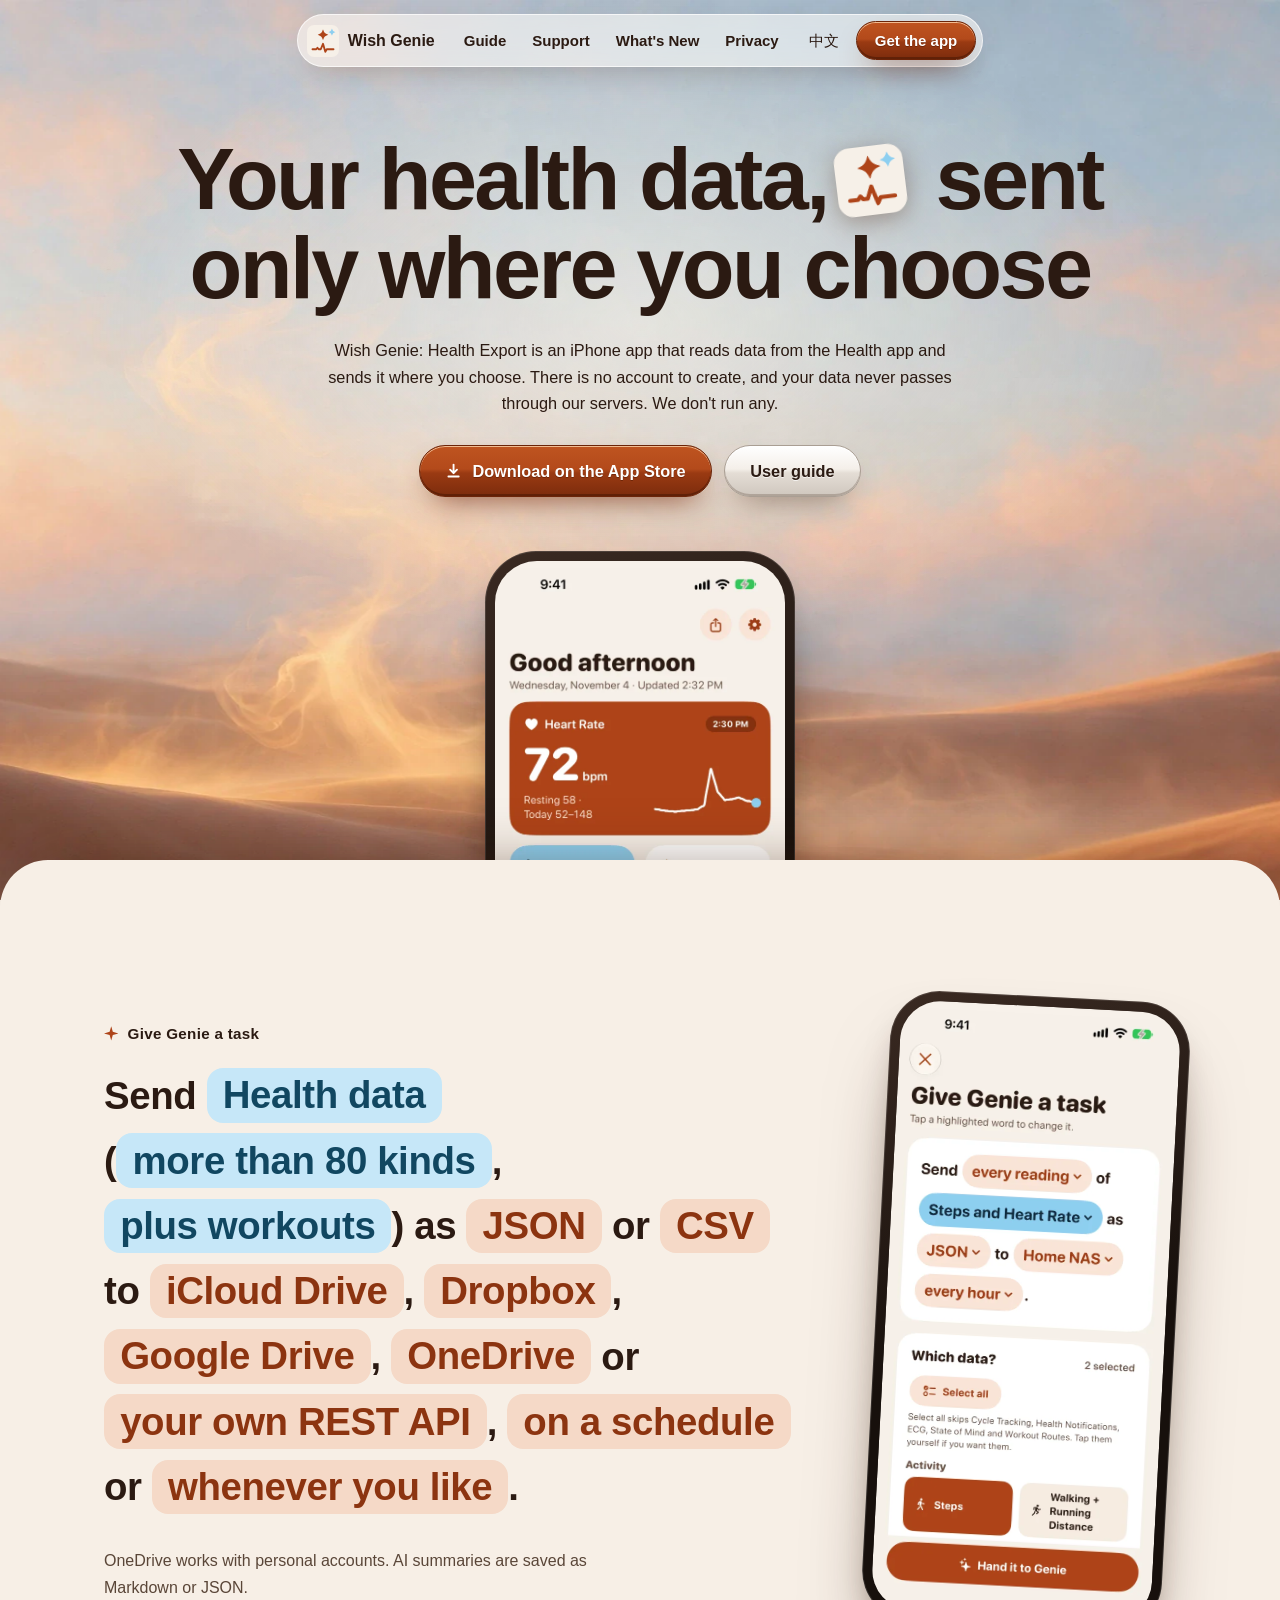
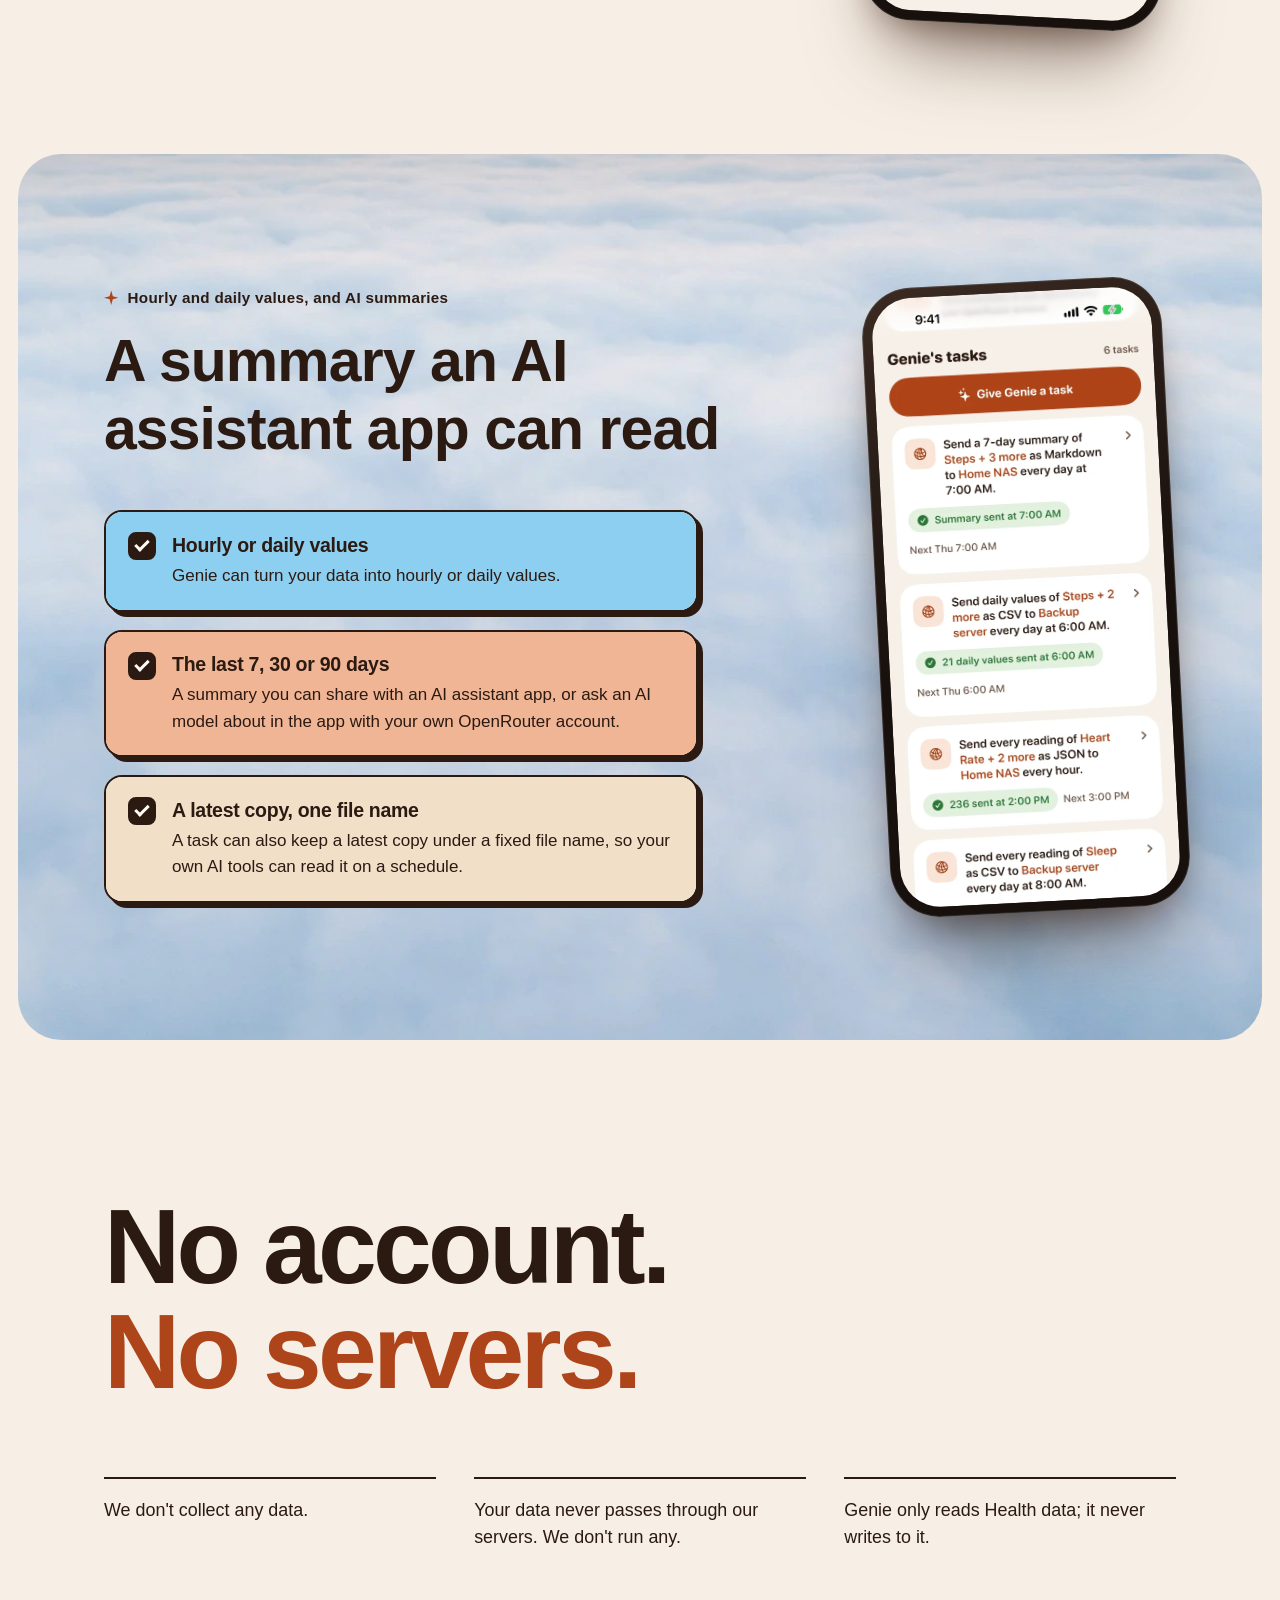
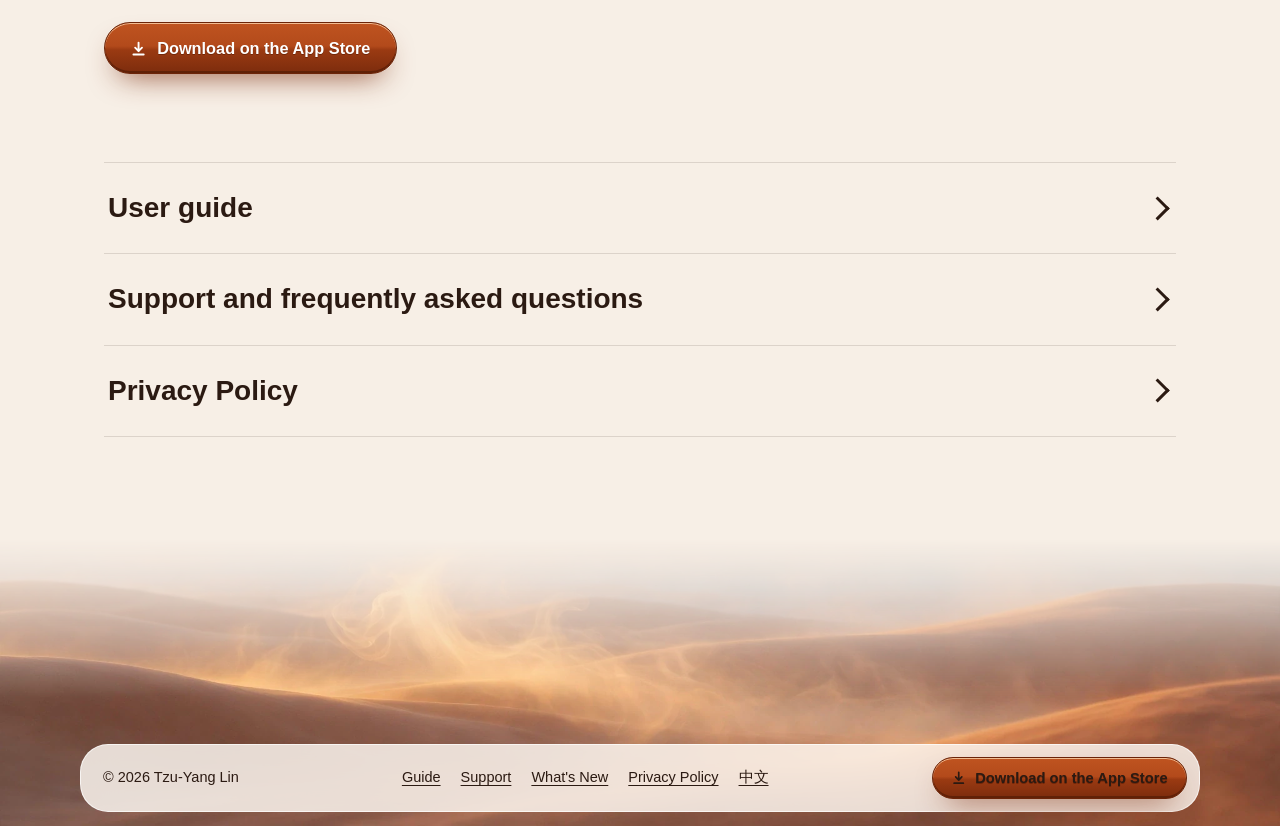
<file: index.html>
<!DOCTYPE html>
<html lang="en">
<head>
<meta charset="utf-8">
<meta name="viewport" content="width=device-width, initial-scale=1">
<meta name="msvalidate.01" content="A6D7E776B60EA74DF2CAEA96C87149D2">
<title>Wish Genie: Health Export</title>
<meta name="description" content="iPhone app that exports Apple Health data (80+ kinds, plus workouts) as JSON or CSV to iCloud Drive, Dropbox, Google Drive, OneDrive or your own REST API. No account, no servers.">
<meta name="theme-color" content="#F7EFE6" media="(prefers-color-scheme: light)">
<meta name="theme-color" content="#17100C" media="(prefers-color-scheme: dark)">
<link rel="icon" href="assets/icon.svg" type="image/svg+xml">
<link rel="apple-touch-icon" href="assets/icon-180.png">
<link rel="stylesheet" href="style.css">
<script src="site.js"></script>
</head>
<body>
<header class="nav">
<a class="skip" href="#content">Skip to content</a>
<div class="nav-pill">
<a class="nav-brand" href="./"><img src="assets/icon.svg" width="32" height="32" alt=""><span>Wish Genie</span></a>
<nav class="nav-links" aria-label="Main"><a href="guide/">Guide</a><a href="support/">Support</a><a href="changelog/">What's New</a><a href="privacy/">Privacy</a></nav>
<a class="nav-lang" href="zh/" lang="zh-Hant" hreflang="zh-Hant">中文</a>
<a class="nav-cta" href="https://apps.apple.com/app/id6830697434">Get the app</a>
</div>
</header>
<main id="content" class="home">

<section class="hero">
<picture class="hero-bg"><source media="(max-aspect-ratio: 4/5)" srcset="assets/bg/dunes-tall.webp"><img src="assets/bg/dunes-wide.webp" width="2048" height="1152" alt="" fetchpriority="high"></picture>
<div class="sparks" aria-hidden="true"><i></i><i></i><i></i><i></i><i></i><i></i></div>
<div class="hero-copy">
<h1><span>Your health data,</span><img class="h1-icon" src="assets/icon.svg" width="80" height="80" alt=""> <span>sent only where you choose</span></h1>
<p class="lede">Wish Genie: Health Export is an iPhone app that reads data from the Health app and sends it where you choose. There is no account to create, and your data never passes through our servers. We don't run any.</p>
<p class="cta-row"><a class="btn btn-clay" href="https://apps.apple.com/app/id6830697434"><svg viewBox="0 0 20 20" aria-hidden="true"><path d="M10 3v10m0 0 4-4m-4 4-4-4M4 17h12" fill="none" stroke="currentColor" stroke-width="2.2" stroke-linecap="round" stroke-linejoin="round"/></svg>Download on the App Store</a><a class="btn btn-pearl" href="guide/">User guide</a></p>
</div>
<div class="hero-phone"><div class="phone"><img src="assets/app/en-dashboard.webp" width="600" height="1304" alt="Wish Genie home screen with heart rate, steps and sleep"></div></div>
</section>

<section class="wish">
<div class="wrap wish-grid">
<div>
<p class="eyebrow">Give Genie a task</p>
<h2 class="sentence">Send <b class="chip data">Health data</b> <span class="nb">(<b class="chip data">more than 80 kinds</b>,</span> <span class="nb"><b class="chip data">plus workouts</b>)</span> as <b class="chip">JSON</b> or <b class="chip">CSV</b> to <span class="nb"><b class="chip">iCloud Drive</b>,</span> <span class="nb"><b class="chip">Dropbox</b>,</span> <span class="nb"><b class="chip">Google Drive</b>,</span> <b class="chip">OneDrive</b> or <span class="nb"><b class="chip">your own REST API</b>,</span> <b class="chip">on a schedule</b> or <span class="nb"><b class="chip">whenever you like</b>.</span></h2>
<p class="fine">OneDrive works with personal accounts. AI summaries are saved as Markdown or JSON.</p>
</div>
<div class="phone" data-reveal><img src="assets/app/en-wish.webp" width="600" height="1304" alt="Making a new task as a sentence in Wish Genie" loading="lazy" decoding="async"></div>
</div>
</section>

<section class="sky">
<picture class="sky-bg"><source media="(max-aspect-ratio: 4/5)" srcset="assets/bg/clouds-tall.webp"><img src="assets/bg/clouds-wide.webp" width="2048" height="1152" alt="" loading="lazy" decoding="async"></picture>
<div class="wrap sky-grid">
<div>
<p class="eyebrow">Hourly and daily values, and AI summaries</p>
<h2>A summary an AI assistant app can read</h2>
<ul class="stack">
<li class="row" style="--d:0"><span class="tick" aria-hidden="true"></span><div><h3>Hourly or daily values</h3><p>Genie can turn your data into hourly or daily values.</p></div></li>
<li class="row" style="--d:1"><span class="tick" aria-hidden="true"></span><div><h3>The last 7, 30 or 90 days</h3><p>A summary you can share with an AI assistant app, or ask an AI model about in the app with your own OpenRouter account.</p></div></li>
<li class="row" style="--d:2"><span class="tick" aria-hidden="true"></span><div><h3>A latest copy, one file name</h3><p>A task can also keep a latest copy under a fixed file name, so your own AI tools can read it on a schedule.</p></div></li>
</ul>
</div>
<div class="phone" data-reveal><img src="assets/app/en-wishes.webp" width="600" height="1304" alt="The list of tasks in Wish Genie, each with its last result" loading="lazy" decoding="async"></div>
</div>
</section>

<section class="promise">
<div class="wrap">
<h2>No account.<br><em>No servers.</em></h2>
<ul class="facts">
<li data-reveal style="--d:0">We don't collect any data.</li>
<li data-reveal style="--d:1">Your data never passes through our servers. We don't run any.</li>
<li data-reveal style="--d:2">Genie only reads Health data; it never writes to it.</li>
</ul>
<p class="cta-row"><a class="btn btn-clay" href="https://apps.apple.com/app/id6830697434"><svg viewBox="0 0 20 20" aria-hidden="true"><path d="M10 3v10m0 0 4-4m-4 4-4-4M4 17h12" fill="none" stroke="currentColor" stroke-width="2.2" stroke-linecap="round" stroke-linejoin="round"/></svg>Download on the App Store</a></p>
<ul class="doors">
<li><a href="guide/">User guide</a></li>
<li><a href="support/">Support and frequently asked questions</a></li>
<li><a href="privacy/">Privacy Policy</a></li>
</ul>
</div>
</section>

</main>
<footer class="foot">
<img class="foot-bg" src="assets/bg/dunes-wide.webp" width="2048" height="1152" alt="" loading="lazy" decoding="async">
<div class="foot-bar">
<span>© 2026 Tzu-Yang Lin</span>
<nav aria-label="Footer"><a href="guide/">Guide</a><a href="support/">Support</a><a href="changelog/">What's New</a><a href="privacy/">Privacy Policy</a><a href="zh/" lang="zh-Hant" hreflang="zh-Hant">中文</a></nav>
<a class="btn btn-clay" href="https://apps.apple.com/app/id6830697434"><svg viewBox="0 0 20 20" aria-hidden="true"><path d="M10 3v10m0 0 4-4m-4 4-4-4M4 17h12" fill="none" stroke="currentColor" stroke-width="2.2" stroke-linecap="round" stroke-linejoin="round"/></svg>Download on the App Store</a>
</div>
</footer>
</body>
</html>
</file>
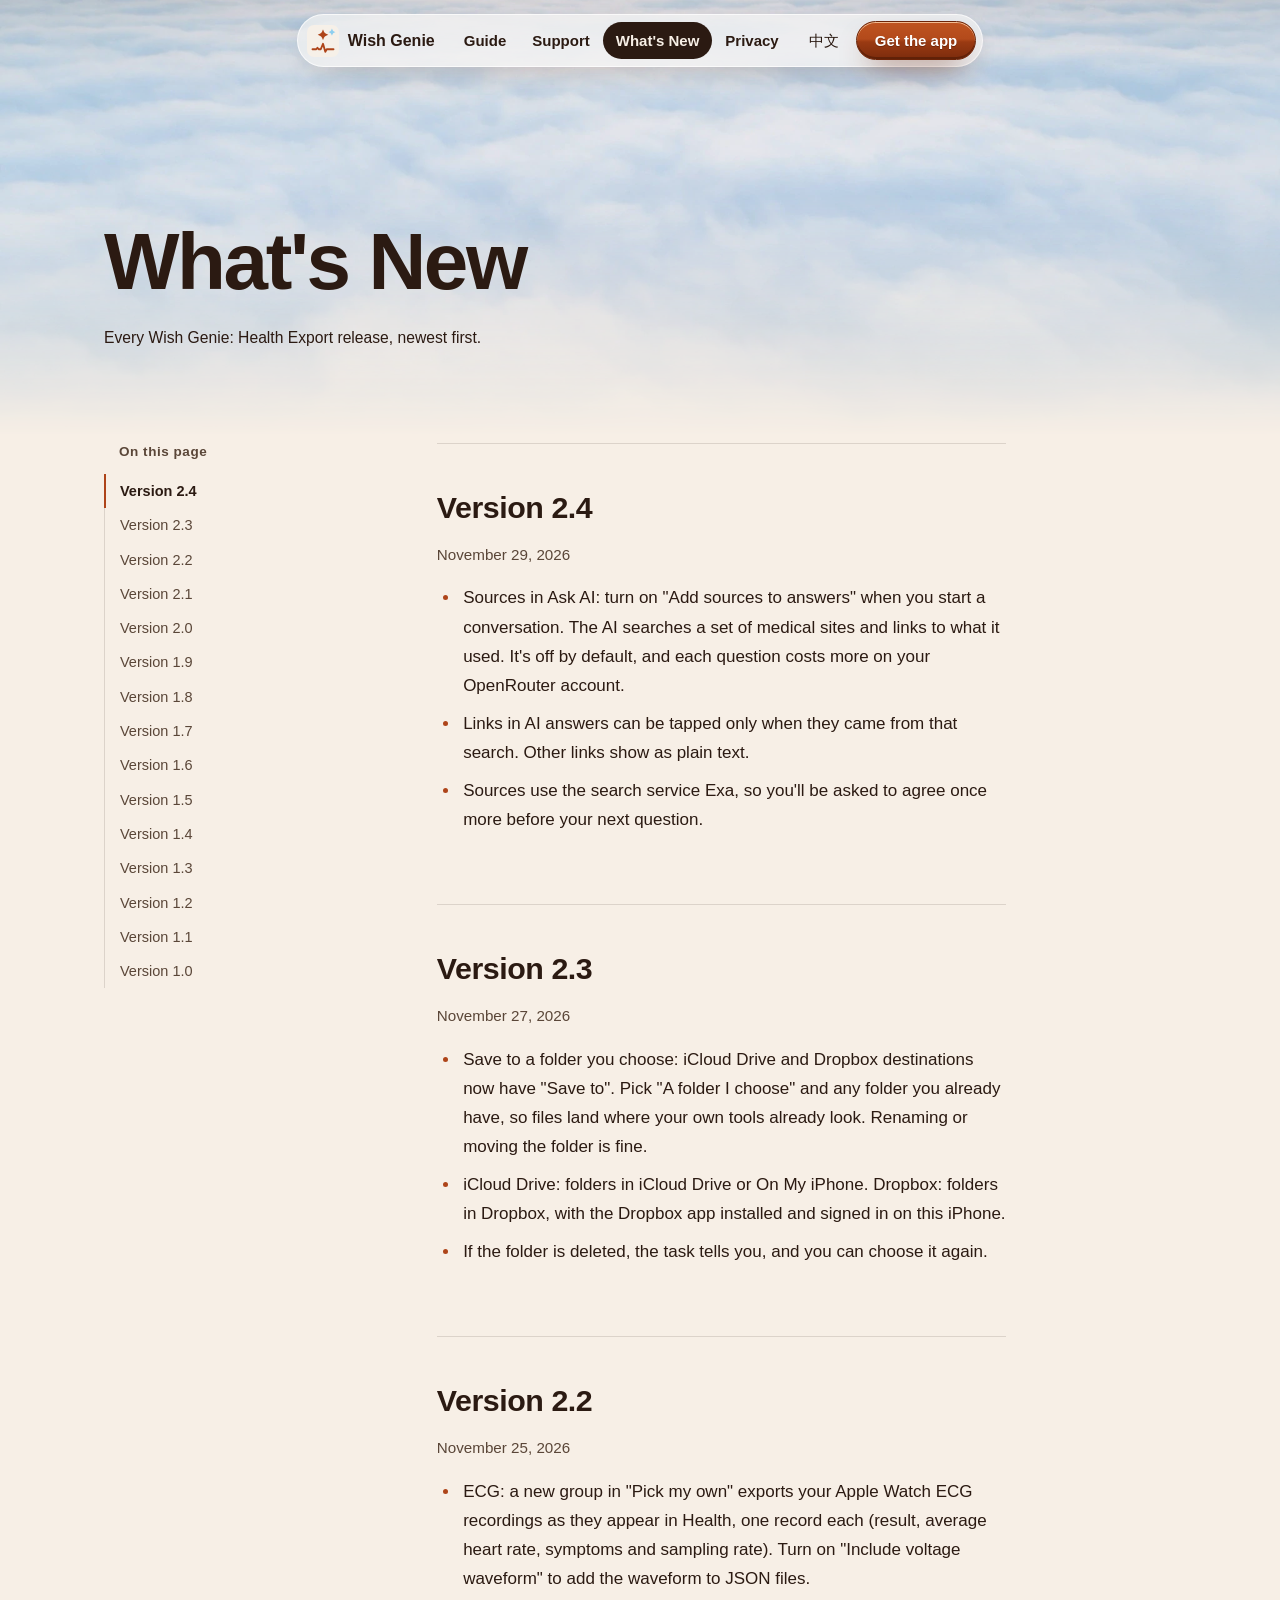
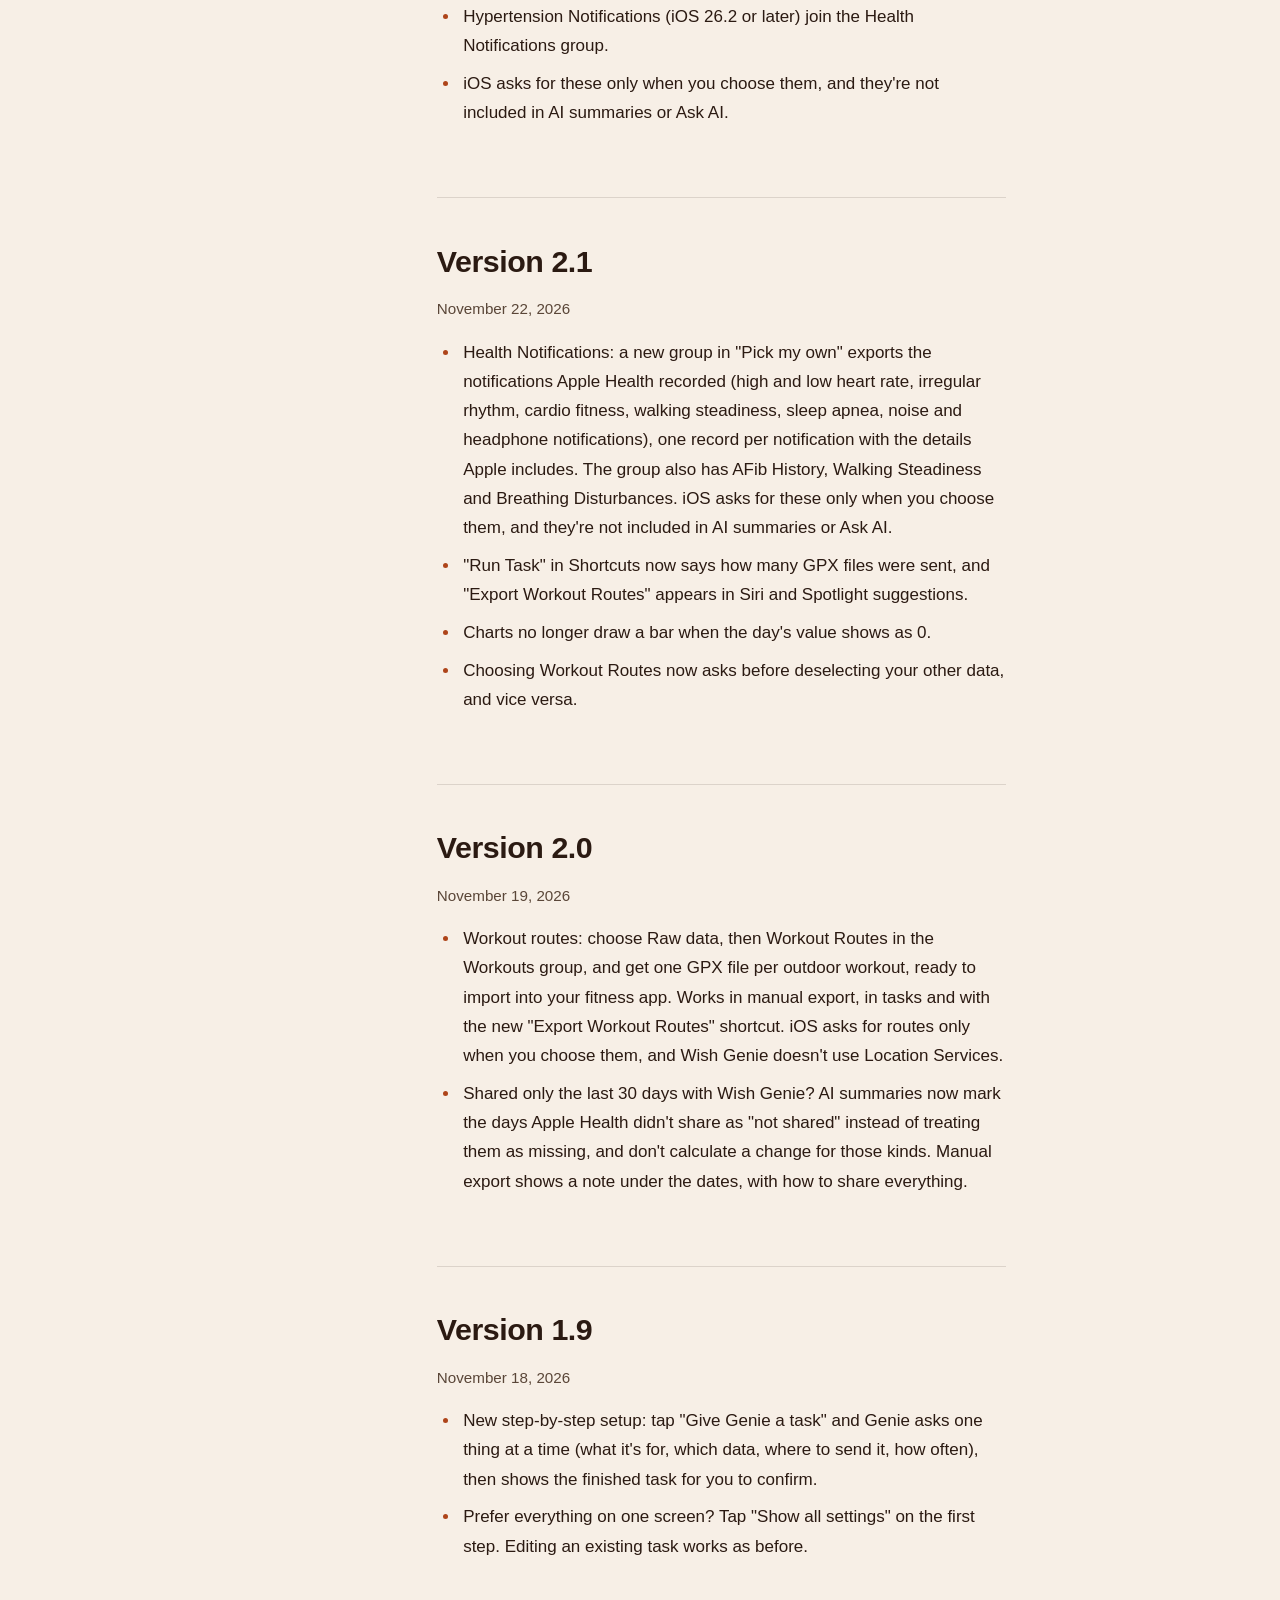
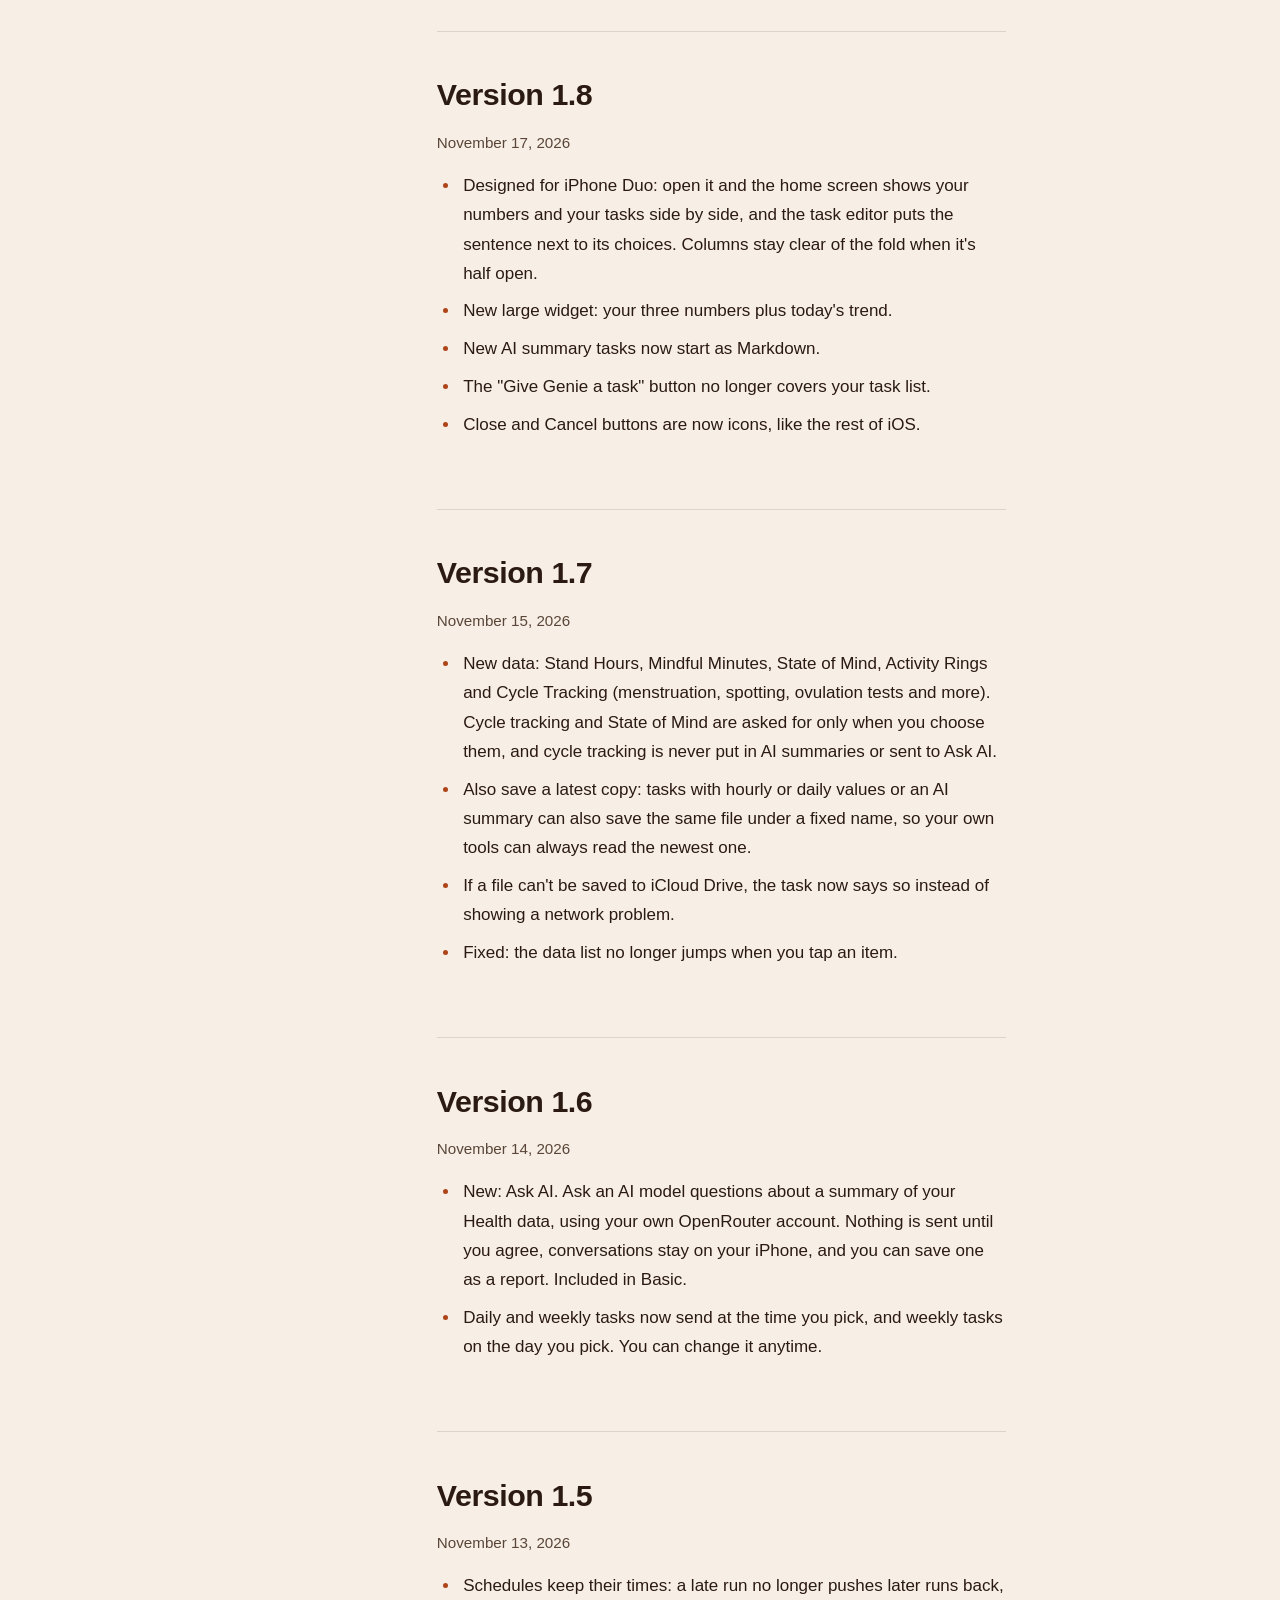
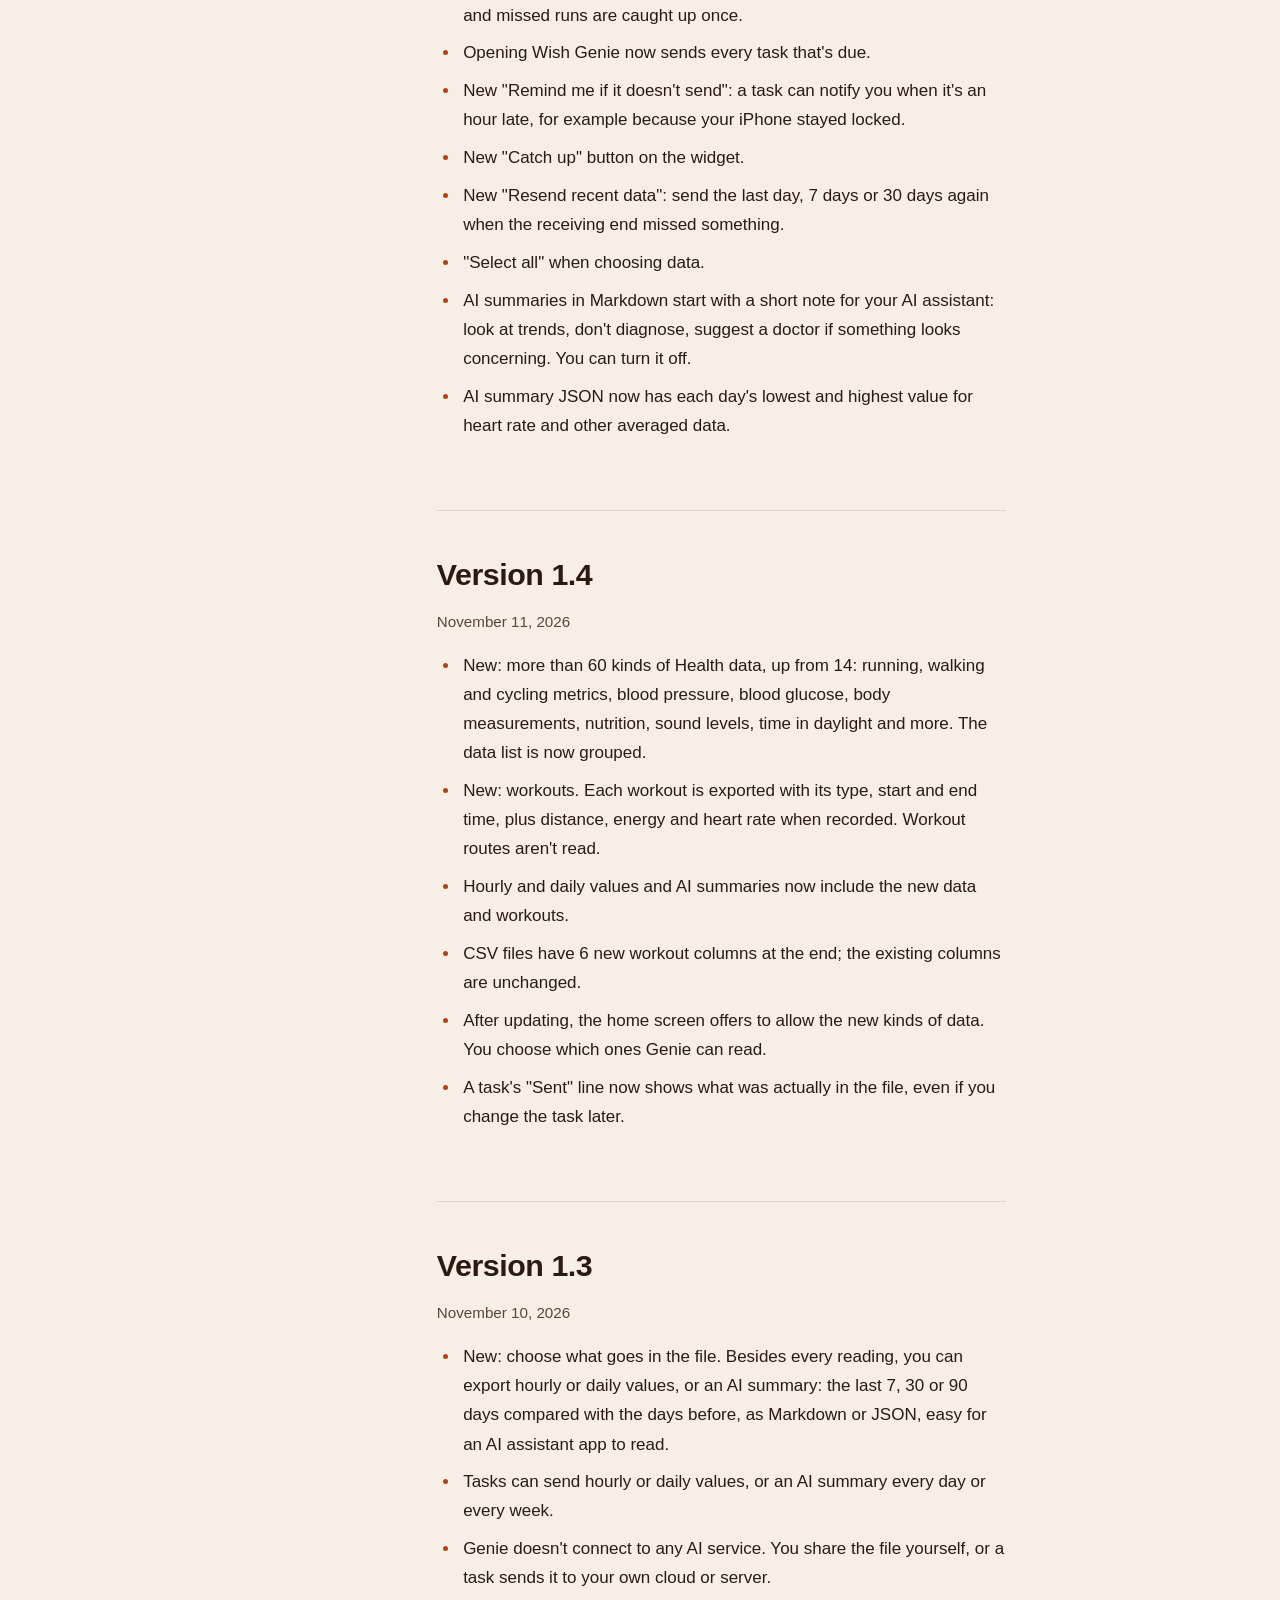
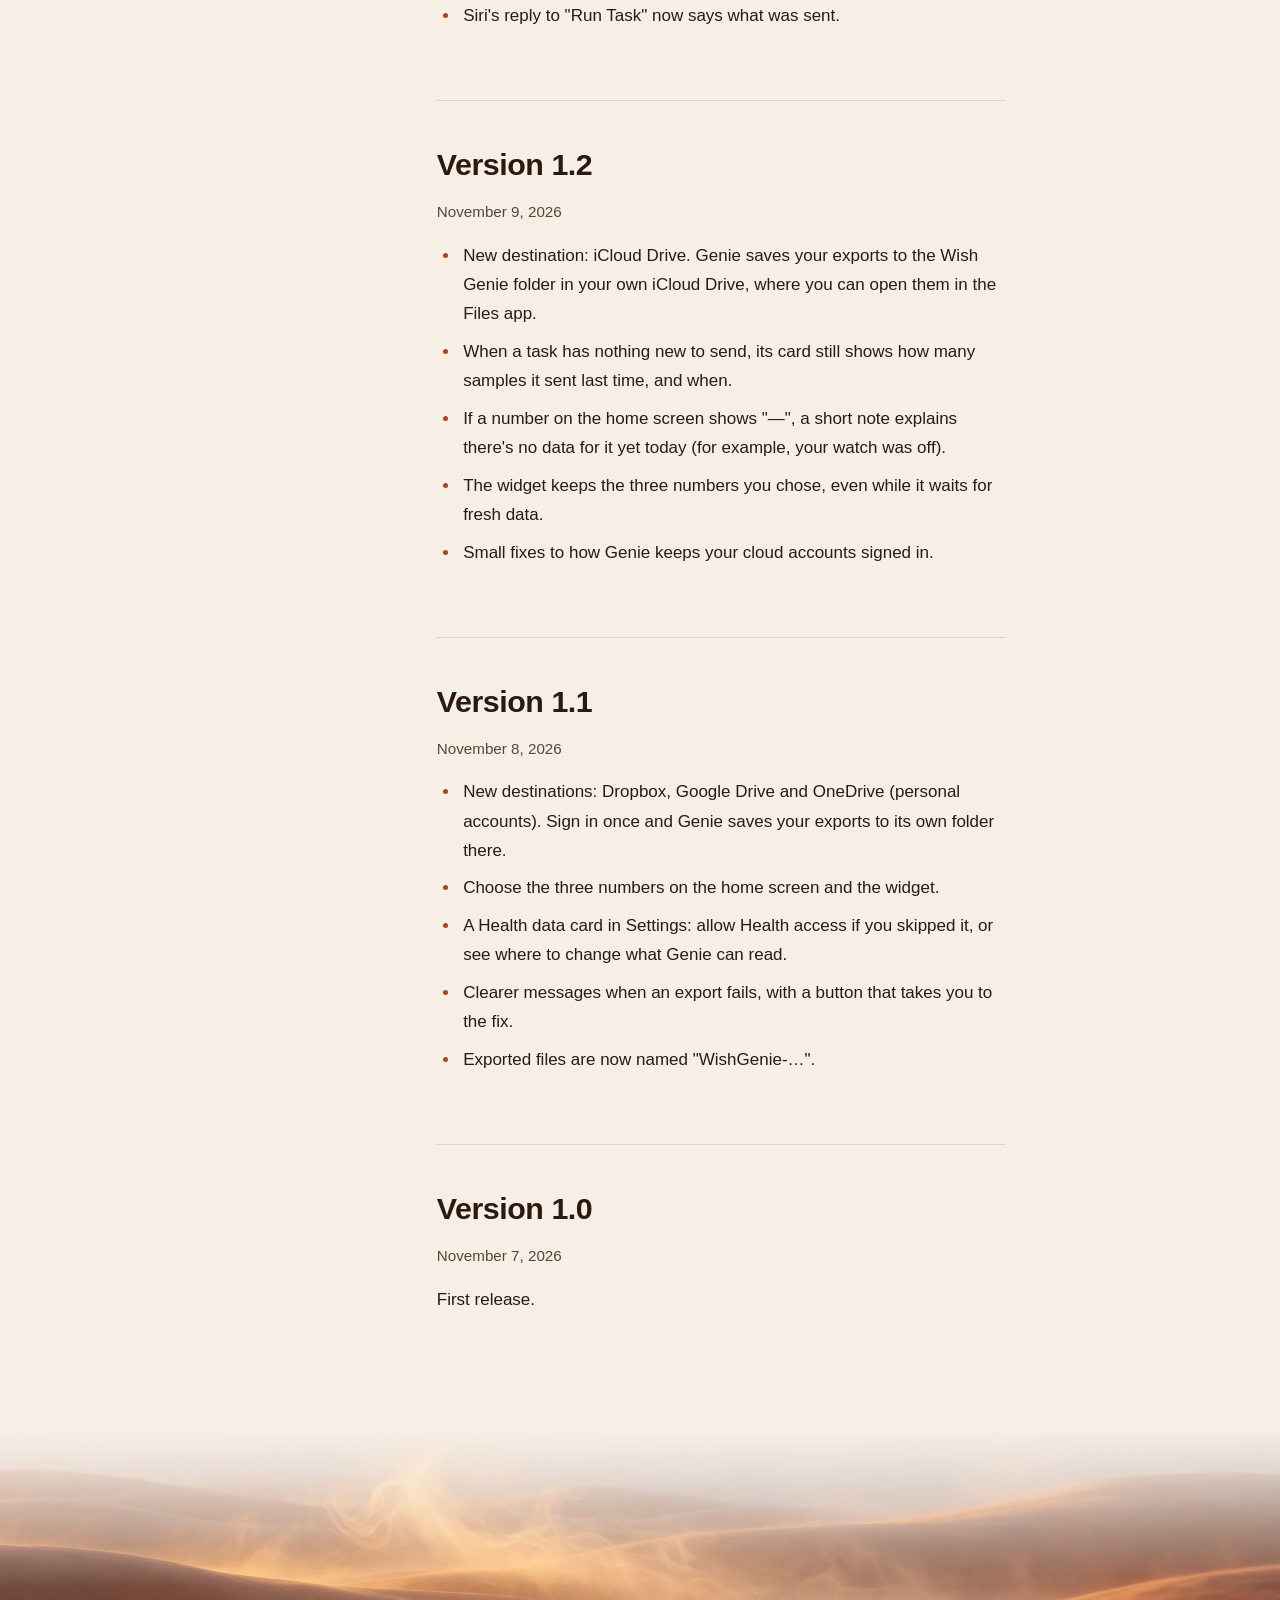
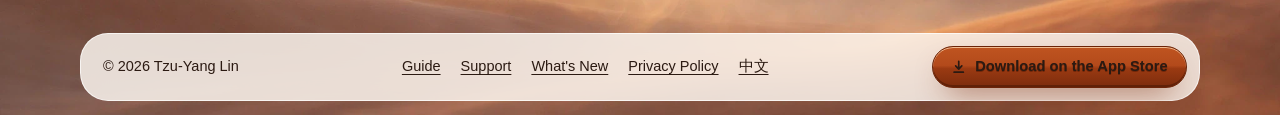
<file: changelog/index.html>
<!DOCTYPE html>
<html lang="en">
<head>
<meta charset="utf-8">
<meta name="viewport" content="width=device-width, initial-scale=1">
<title>What's New – Wish Genie: Health Export</title>
<meta name="description" content="Release notes for every version of Wish Genie: Health Export, newest first.">
<meta name="theme-color" content="#F7EFE6" media="(prefers-color-scheme: light)">
<meta name="theme-color" content="#17100C" media="(prefers-color-scheme: dark)">
<link rel="icon" href="../assets/icon.svg" type="image/svg+xml">
<link rel="apple-touch-icon" href="../assets/icon-180.png">
<link rel="stylesheet" href="../style.css">
<script src="../site.js"></script>
</head>
<body>
<header class="nav">
<a class="skip" href="#content">Skip to content</a>
<div class="nav-pill">
<a class="nav-brand" href="../"><img src="../assets/icon.svg" width="32" height="32" alt=""><span>Wish Genie</span></a>
<nav class="nav-links" aria-label="Main"><a href="../guide/">Guide</a><a href="../support/">Support</a><a href="../changelog/" aria-current="page">What's New</a><a href="../privacy/">Privacy</a></nav>
<a class="nav-lang" href="../zh/changelog/" lang="zh-Hant" hreflang="zh-Hant">中文</a>
<a class="nav-cta" href="https://apps.apple.com/app/id6830697434">Get the app</a>
</div>
</header>
<main id="content" class="doc">
<div class="doc-hero">
<picture class="doc-hero-bg"><source media="(max-aspect-ratio: 4/5)" srcset="../assets/bg/clouds-tall.webp"><img src="../assets/bg/clouds-wide.webp" width="2048" height="1152" alt="" fetchpriority="high"></picture>
<div class="wrap">
<h1>What's New</h1>
<p class="meta">Every Wish Genie: Health Export release, newest first.</p>
</div>
</div>
<div class="wrap doc-grid">
<nav class="toc" aria-label="On this page"><details open><summary>On this page</summary>
<ul>
<li><a href="#v2-4">Version 2.4</a></li>
<li><a href="#v2-3">Version 2.3</a></li>
<li><a href="#v2-2">Version 2.2</a></li>
<li><a href="#v2-1">Version 2.1</a></li>
<li><a href="#v2-0">Version 2.0</a></li>
<li><a href="#v1-9">Version 1.9</a></li>
<li><a href="#v1-8">Version 1.8</a></li>
<li><a href="#v1-7">Version 1.7</a></li>
<li><a href="#v1-6">Version 1.6</a></li>
<li><a href="#v1-5">Version 1.5</a></li>
<li><a href="#v1-4">Version 1.4</a></li>
<li><a href="#v1-3">Version 1.3</a></li>
<li><a href="#v1-2">Version 1.2</a></li>
<li><a href="#v1-1">Version 1.1</a></li>
<li><a href="#v1-0">Version 1.0</a></li>
</ul>
</details></nav>
<article class="prose">
<h2 id="v2-4">Version 2.4</h2>
<p class="meta"><time datetime="2026-11-29">November 29, 2026</time></p>
<ul>
<li>Sources in Ask AI: turn on "Add sources to answers" when you start a conversation. The AI searches a set of medical sites and links to what it used. It's off by default, and each question costs more on your OpenRouter account.</li>
<li>Links in AI answers can be tapped only when they came from that search. Other links show as plain text.</li>
<li>Sources use the search service Exa, so you'll be asked to agree once more before your next question.</li>
</ul>

<h2 id="v2-3">Version 2.3</h2>
<p class="meta"><time datetime="2026-11-27">November 27, 2026</time></p>
<ul>
<li>Save to a folder you choose: iCloud Drive and Dropbox destinations now have "Save to". Pick "A folder I choose" and any folder you already have, so files land where your own tools already look. Renaming or moving the folder is fine.</li>
<li>iCloud Drive: folders in iCloud Drive or On My iPhone. Dropbox: folders in Dropbox, with the Dropbox app installed and signed in on this iPhone.</li>
<li>If the folder is deleted, the task tells you, and you can choose it again.</li>
</ul>

<h2 id="v2-2">Version 2.2</h2>
<p class="meta"><time datetime="2026-11-25">November 25, 2026</time></p>
<ul>
<li>ECG: a new group in "Pick my own" exports your Apple Watch ECG recordings as they appear in Health, one record each (result, average heart rate, symptoms and sampling rate). Turn on "Include voltage waveform" to add the waveform to JSON files.</li>
<li>Hypertension Notifications (iOS 26.2 or later) join the Health Notifications group.</li>
<li>iOS asks for these only when you choose them, and they're not included in AI summaries or Ask AI.</li>
</ul>

<h2 id="v2-1">Version 2.1</h2>
<p class="meta"><time datetime="2026-11-22">November 22, 2026</time></p>
<ul>
<li>Health Notifications: a new group in "Pick my own" exports the notifications Apple Health recorded (high and low heart rate, irregular rhythm, cardio fitness, walking steadiness, sleep apnea, noise and headphone notifications), one record per notification with the details Apple includes. The group also has AFib History, Walking Steadiness and Breathing Disturbances. iOS asks for these only when you choose them, and they're not included in AI summaries or Ask AI.</li>
<li>"Run Task" in Shortcuts now says how many GPX files were sent, and "Export Workout Routes" appears in Siri and Spotlight suggestions.</li>
<li>Charts no longer draw a bar when the day's value shows as 0.</li>
<li>Choosing Workout Routes now asks before deselecting your other data, and vice versa.</li>
</ul>

<h2 id="v2-0">Version 2.0</h2>
<p class="meta"><time datetime="2026-11-19">November 19, 2026</time></p>
<ul>
<li>Workout routes: choose Raw data, then Workout Routes in the Workouts group, and get one GPX file per outdoor workout, ready to import into your fitness app. Works in manual export, in tasks and with the new "Export Workout Routes" shortcut. iOS asks for routes only when you choose them, and Wish Genie doesn't use Location Services.</li>
<li>Shared only the last 30 days with Wish Genie? AI summaries now mark the days Apple Health didn't share as "not shared" instead of treating them as missing, and don't calculate a change for those kinds. Manual export shows a note under the dates, with how to share everything.</li>
</ul>

<h2 id="v1-9">Version 1.9</h2>
<p class="meta"><time datetime="2026-11-18">November 18, 2026</time></p>
<ul>
<li>New step-by-step setup: tap "Give Genie a task" and Genie asks one thing at a time (what it's for, which data, where to send it, how often), then shows the finished task for you to confirm.</li>
<li>Prefer everything on one screen? Tap "Show all settings" on the first step. Editing an existing task works as before.</li>
</ul>

<h2 id="v1-8">Version 1.8</h2>
<p class="meta"><time datetime="2026-11-17">November 17, 2026</time></p>
<ul>
<li>Designed for iPhone Duo: open it and the home screen shows your numbers and your tasks side by side, and the task editor puts the sentence next to its choices. Columns stay clear of the fold when it's half open.</li>
<li>New large widget: your three numbers plus today's trend.</li>
<li>New AI summary tasks now start as Markdown.</li>
<li>The "Give Genie a task" button no longer covers your task list.</li>
<li>Close and Cancel buttons are now icons, like the rest of iOS.</li>
</ul>

<h2 id="v1-7">Version 1.7</h2>
<p class="meta"><time datetime="2026-11-15">November 15, 2026</time></p>
<ul>
<li>New data: Stand Hours, Mindful Minutes, State of Mind, Activity Rings and Cycle Tracking (menstruation, spotting, ovulation tests and more). Cycle tracking and State of Mind are asked for only when you choose them, and cycle tracking is never put in AI summaries or sent to Ask AI.</li>
<li>Also save a latest copy: tasks with hourly or daily values or an AI summary can also save the same file under a fixed name, so your own tools can always read the newest one.</li>
<li>If a file can't be saved to iCloud Drive, the task now says so instead of showing a network problem.</li>
<li>Fixed: the data list no longer jumps when you tap an item.</li>
</ul>

<h2 id="v1-6">Version 1.6</h2>
<p class="meta"><time datetime="2026-11-14">November 14, 2026</time></p>
<ul>
<li>New: Ask AI. Ask an AI model questions about a summary of your Health data, using your own OpenRouter account. Nothing is sent until you agree, conversations stay on your iPhone, and you can save one as a report. Included in Basic.</li>
<li>Daily and weekly tasks now send at the time you pick, and weekly tasks on the day you pick. You can change it anytime.</li>
</ul>

<h2 id="v1-5">Version 1.5</h2>
<p class="meta"><time datetime="2026-11-13">November 13, 2026</time></p>
<ul>
<li>Schedules keep their times: a late run no longer pushes later runs back, and missed runs are caught up once.</li>
<li>Opening Wish Genie now sends every task that's due.</li>
<li>New "Remind me if it doesn't send": a task can notify you when it's an hour late, for example because your iPhone stayed locked.</li>
<li>New "Catch up" button on the widget.</li>
<li>New "Resend recent data": send the last day, 7 days or 30 days again when the receiving end missed something.</li>
<li>"Select all" when choosing data.</li>
<li>AI summaries in Markdown start with a short note for your AI assistant: look at trends, don't diagnose, suggest a doctor if something looks concerning. You can turn it off.</li>
<li>AI summary JSON now has each day's lowest and highest value for heart rate and other averaged data.</li>
</ul>

<h2 id="v1-4">Version 1.4</h2>
<p class="meta"><time datetime="2026-11-11">November 11, 2026</time></p>
<ul>
<li>New: more than 60 kinds of Health data, up from 14: running, walking and cycling metrics, blood pressure, blood glucose, body measurements, nutrition, sound levels, time in daylight and more. The data list is now grouped.</li>
<li>New: workouts. Each workout is exported with its type, start and end time, plus distance, energy and heart rate when recorded. Workout routes aren't read.</li>
<li>Hourly and daily values and AI summaries now include the new data and workouts.</li>
<li>CSV files have 6 new workout columns at the end; the existing columns are unchanged.</li>
<li>After updating, the home screen offers to allow the new kinds of data. You choose which ones Genie can read.</li>
<li>A task's "Sent" line now shows what was actually in the file, even if you change the task later.</li>
</ul>

<h2 id="v1-3">Version 1.3</h2>
<p class="meta"><time datetime="2026-11-10">November 10, 2026</time></p>
<ul>
<li>New: choose what goes in the file. Besides every reading, you can export hourly or daily values, or an AI summary: the last 7, 30 or 90 days compared with the days before, as Markdown or JSON, easy for an AI assistant app to read.</li>
<li>Tasks can send hourly or daily values, or an AI summary every day or every week.</li>
<li>Genie doesn't connect to any AI service. You share the file yourself, or a task sends it to your own cloud or server.</li>
<li>Siri's reply to "Run Task" now says what was sent.</li>
</ul>

<h2 id="v1-2">Version 1.2</h2>
<p class="meta"><time datetime="2026-11-09">November 9, 2026</time></p>
<ul>
<li>New destination: iCloud Drive. Genie saves your exports to the Wish Genie folder in your own iCloud Drive, where you can open them in the Files app.</li>
<li>When a task has nothing new to send, its card still shows how many samples it sent last time, and when.</li>
<li>If a number on the home screen shows "—", a short note explains there's no data for it yet today (for example, your watch was off).</li>
<li>The widget keeps the three numbers you chose, even while it waits for fresh data.</li>
<li>Small fixes to how Genie keeps your cloud accounts signed in.</li>
</ul>

<h2 id="v1-1">Version 1.1</h2>
<p class="meta"><time datetime="2026-11-08">November 8, 2026</time></p>
<ul>
<li>New destinations: Dropbox, Google Drive and OneDrive (personal accounts). Sign in once and Genie saves your exports to its own folder there.</li>
<li>Choose the three numbers on the home screen and the widget.</li>
<li>A Health data card in Settings: allow Health access if you skipped it, or see where to change what Genie can read.</li>
<li>Clearer messages when an export fails, with a button that takes you to the fix.</li>
<li>Exported files are now named "WishGenie-…".</li>
</ul>

<h2 id="v1-0">Version 1.0</h2>
<p class="meta"><time datetime="2026-11-07">November 7, 2026</time></p>
<p>First release.</p>
</article>
</div>
</main>
<footer class="foot">
<img class="foot-bg" src="../assets/bg/dunes-wide.webp" width="2048" height="1152" alt="" loading="lazy" decoding="async">
<div class="foot-bar">
<span>© 2026 Tzu-Yang Lin</span>
<nav aria-label="Footer"><a href="../guide/">Guide</a><a href="../support/">Support</a><a href="../changelog/">What's New</a><a href="../privacy/">Privacy Policy</a><a href="../zh/changelog/" lang="zh-Hant" hreflang="zh-Hant">中文</a></nav>
<a class="btn btn-clay" href="https://apps.apple.com/app/id6830697434"><svg viewBox="0 0 20 20" aria-hidden="true"><path d="M10 3v10m0 0 4-4m-4 4-4-4M4 17h12" fill="none" stroke="currentColor" stroke-width="2.2" stroke-linecap="round" stroke-linejoin="round"/></svg>Download on the App Store</a>
</div>
</footer>
</body>
</html>
</file>
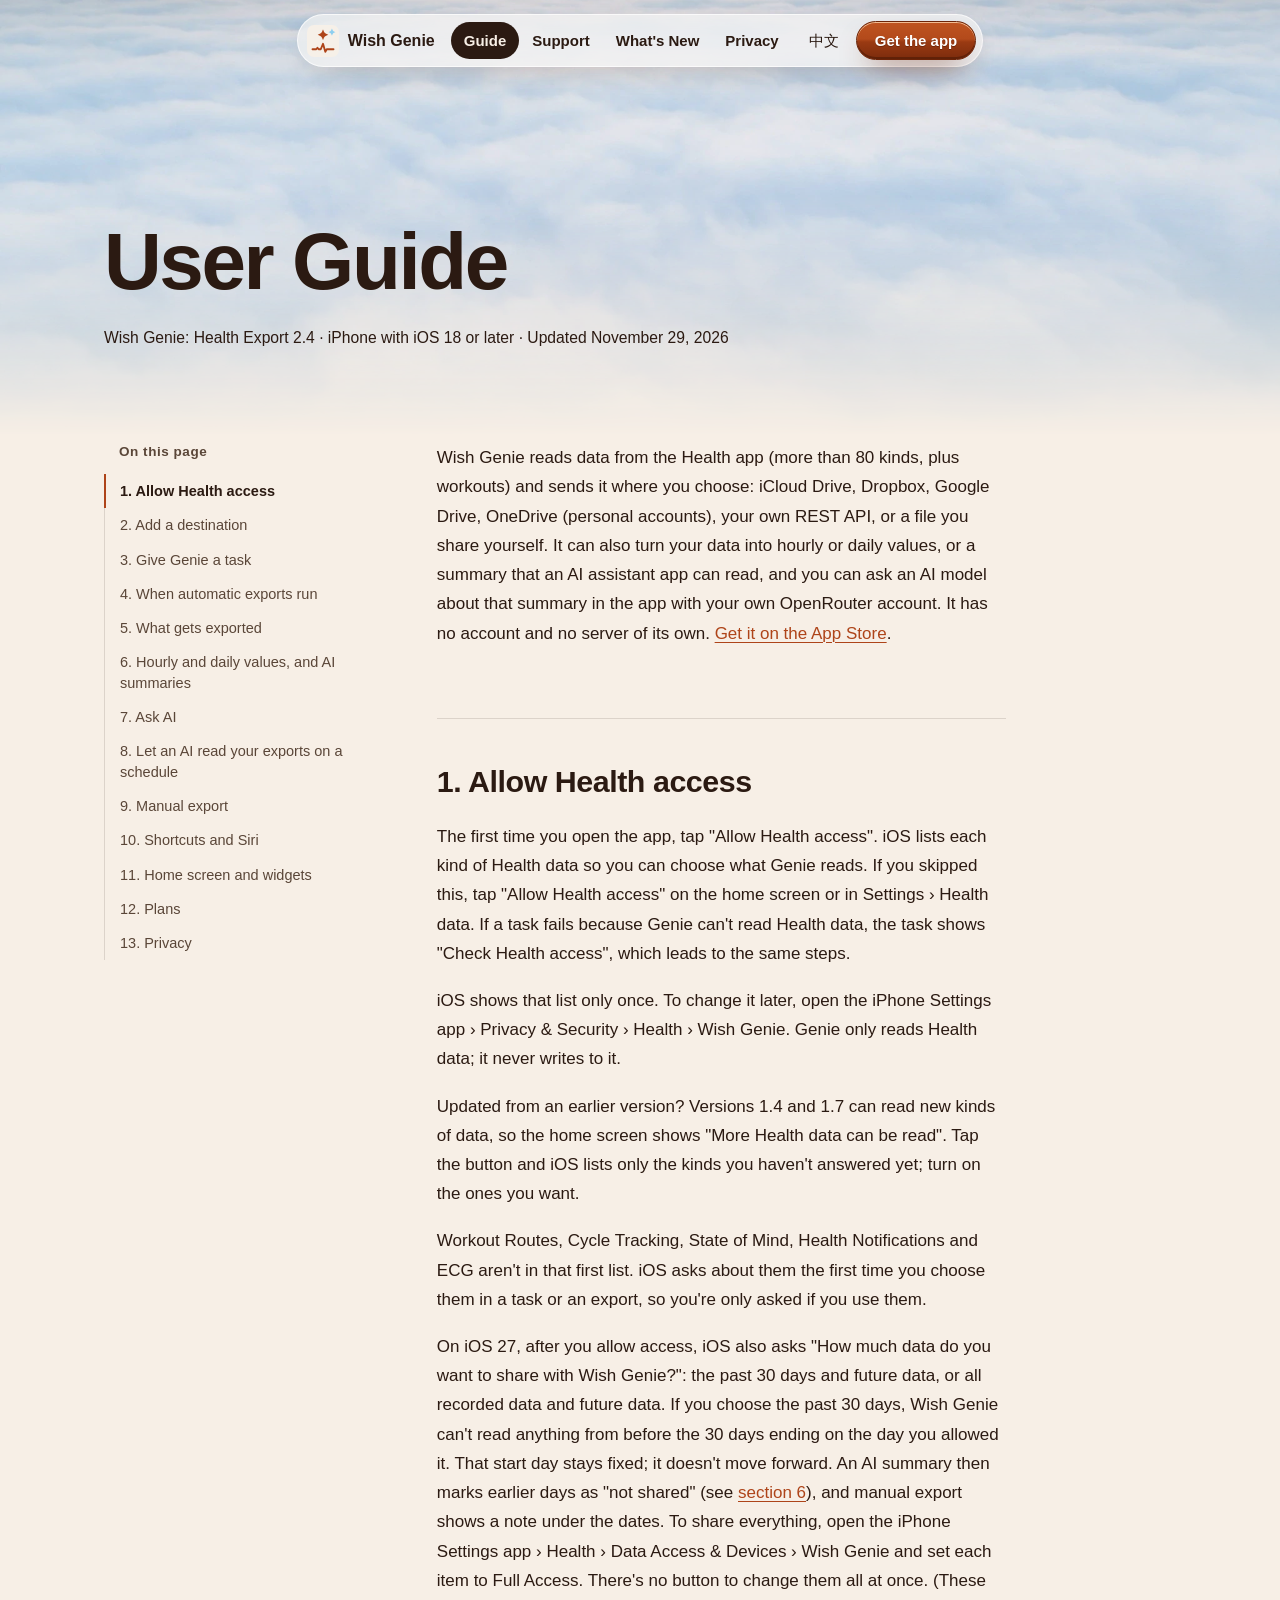
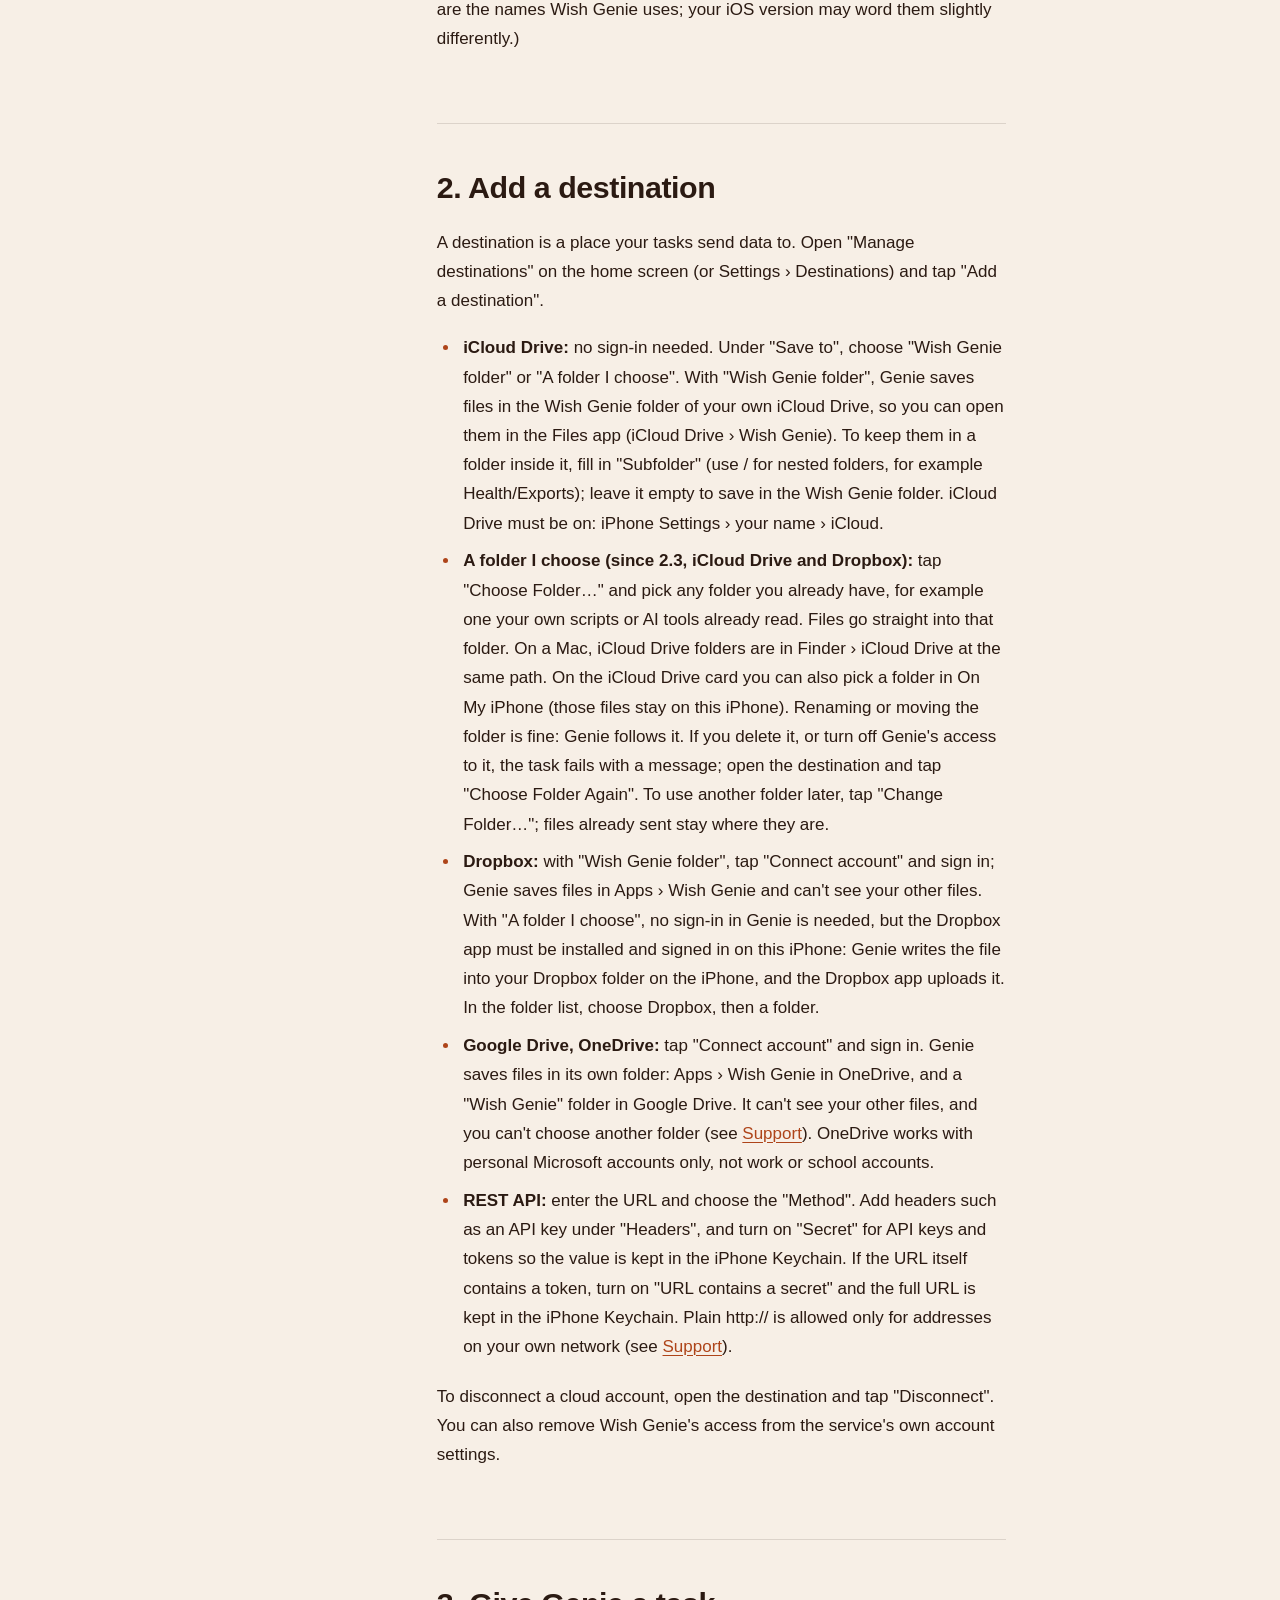
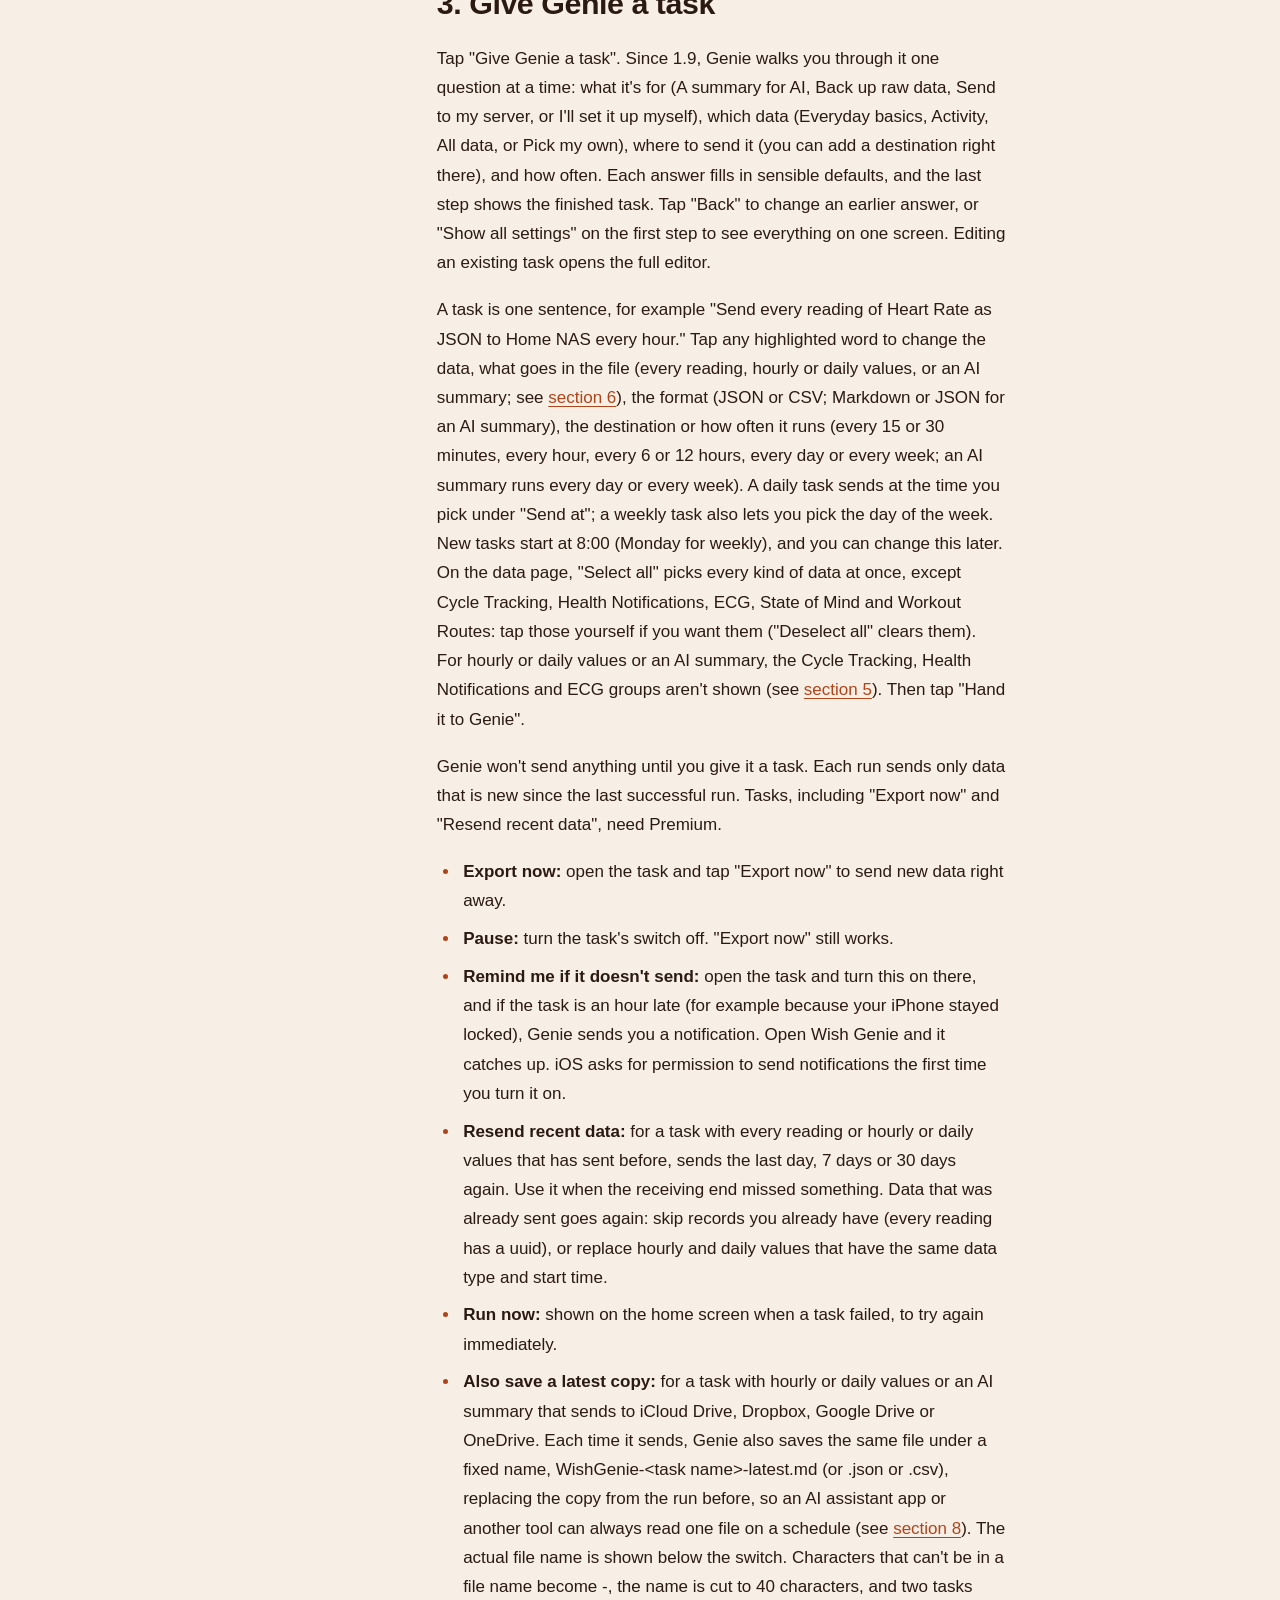
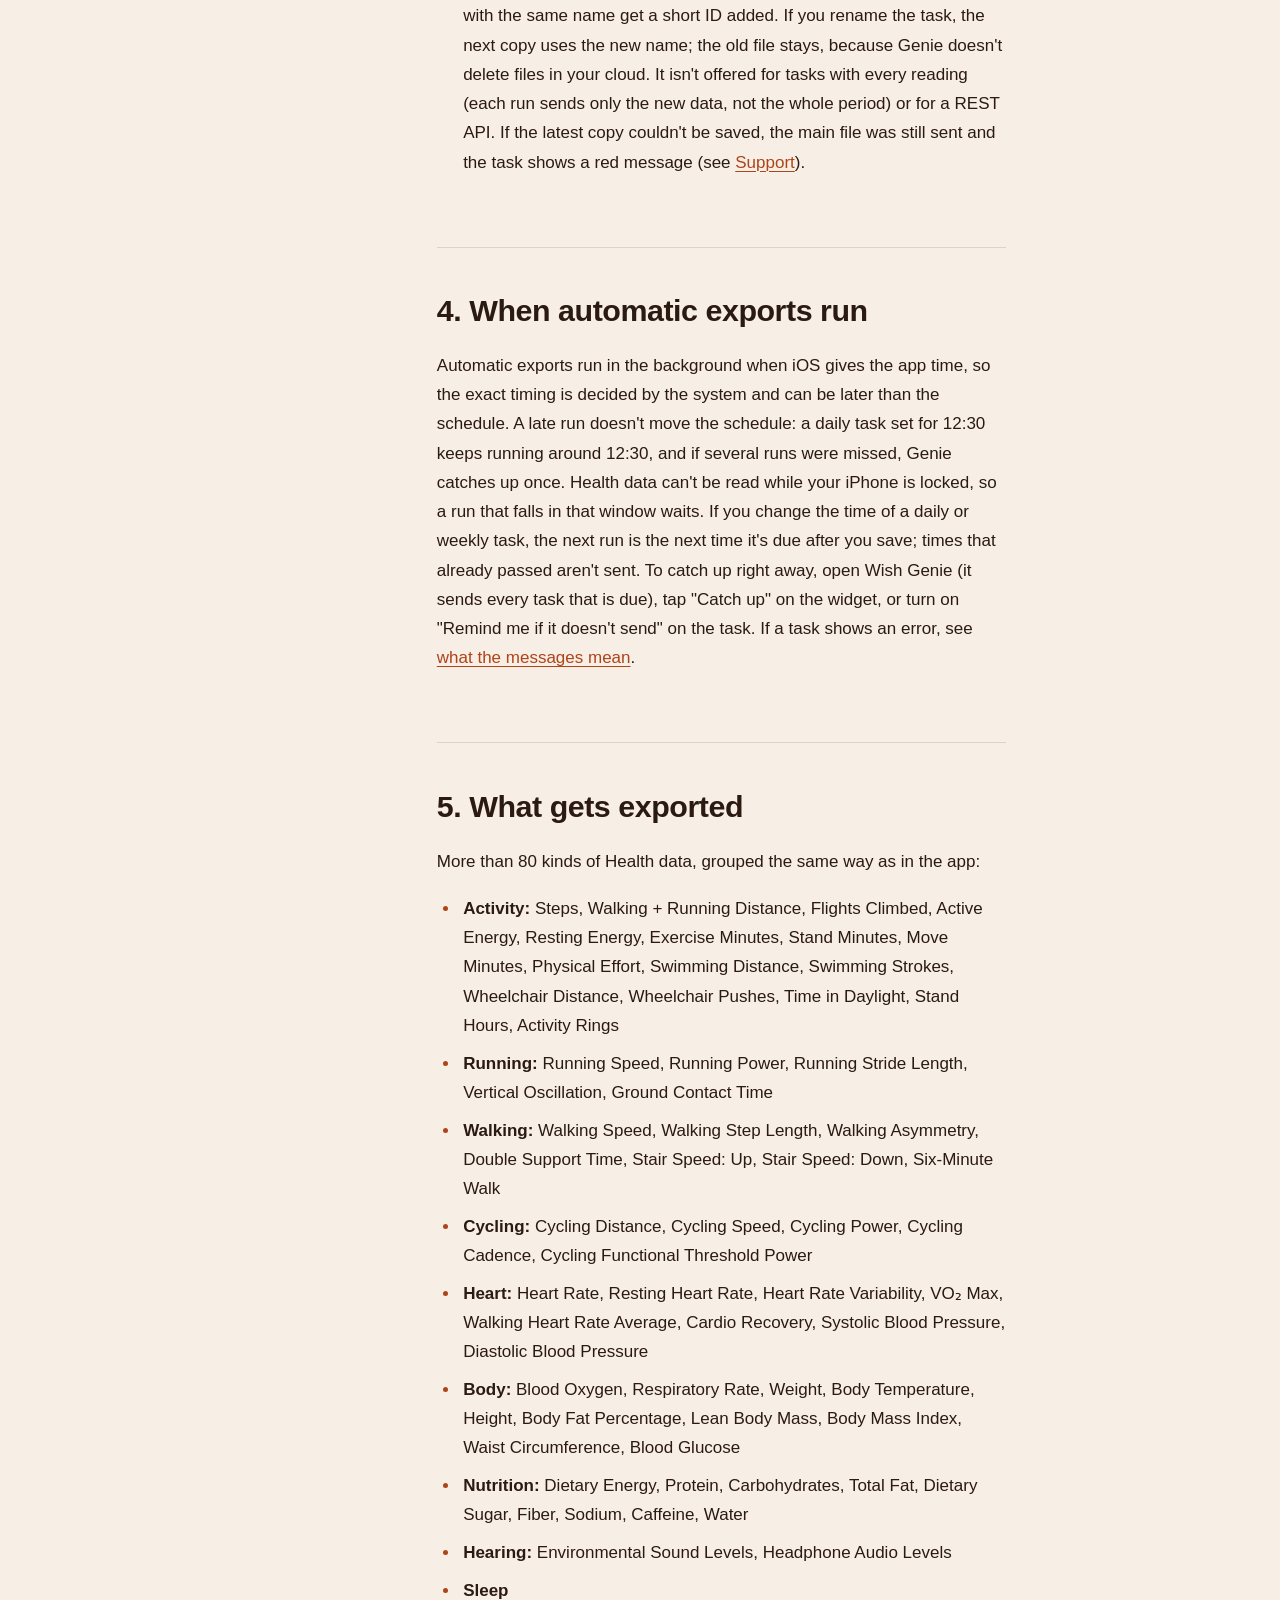
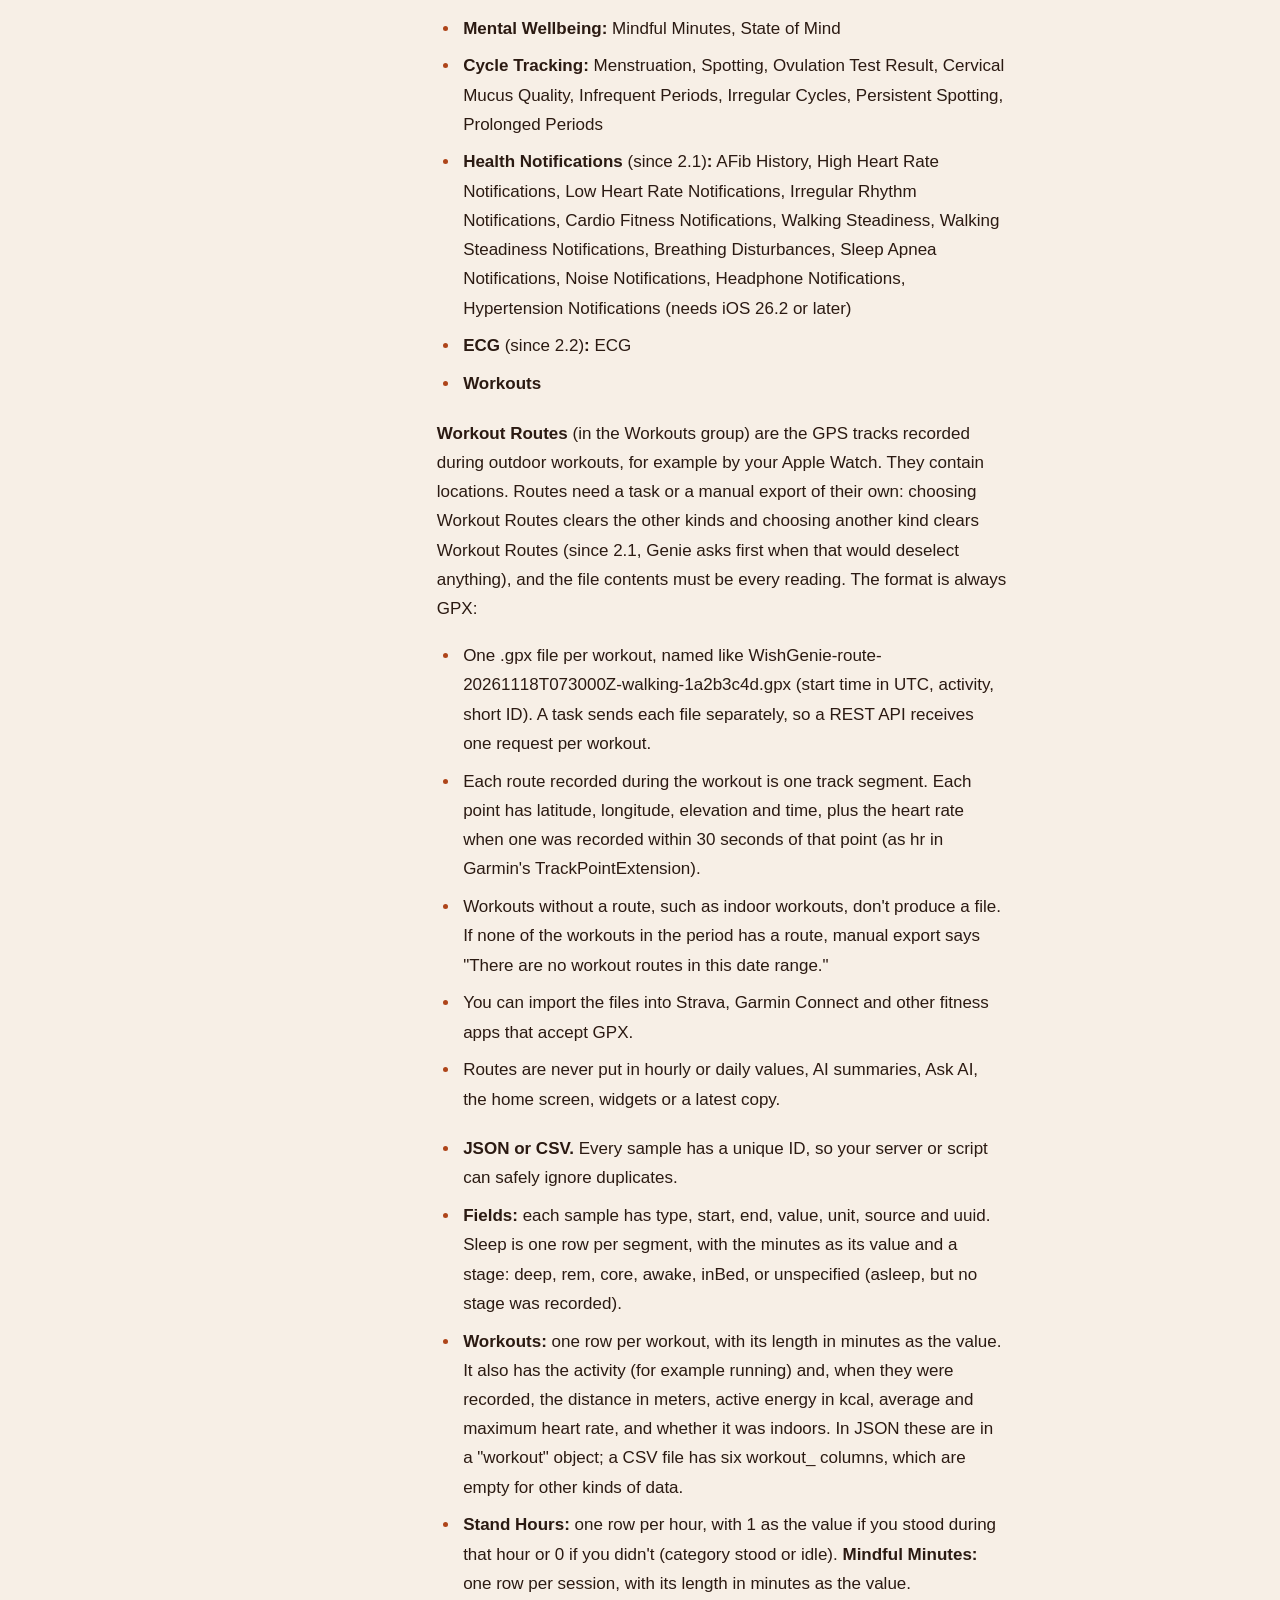
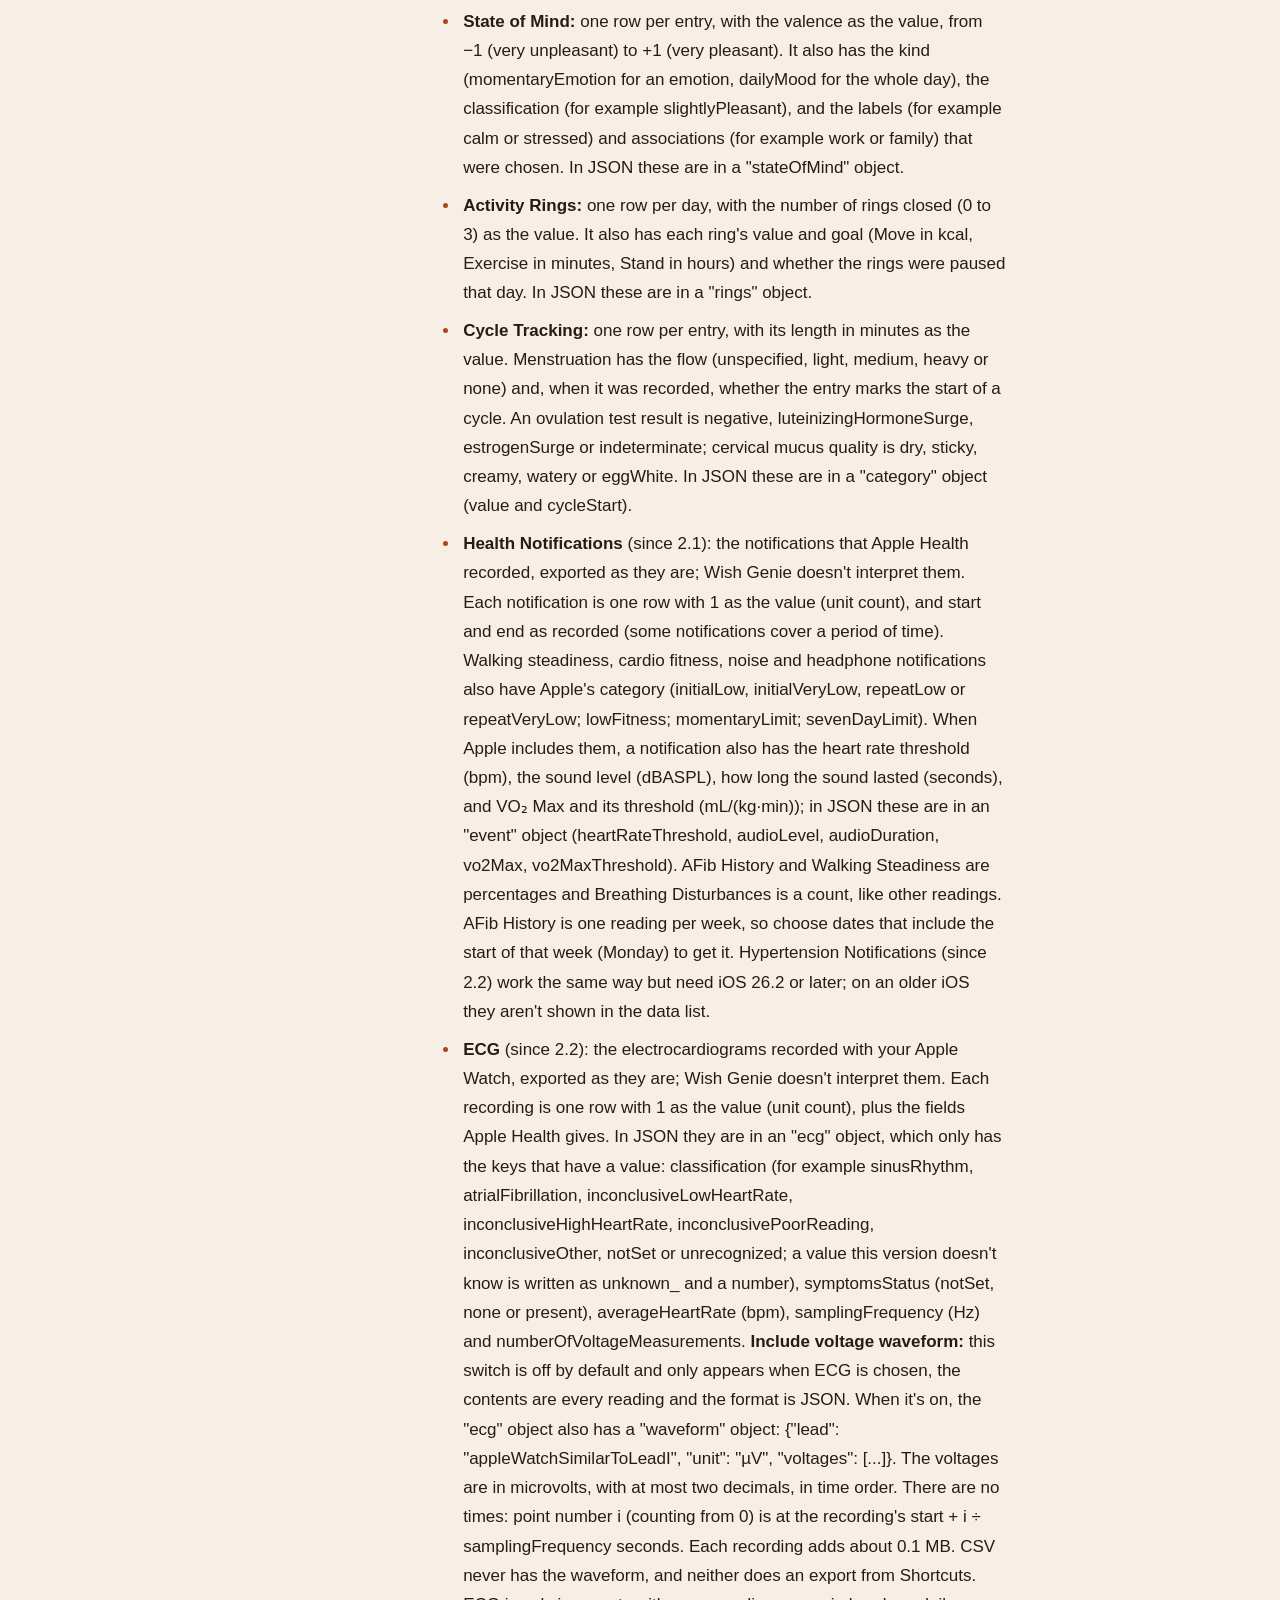
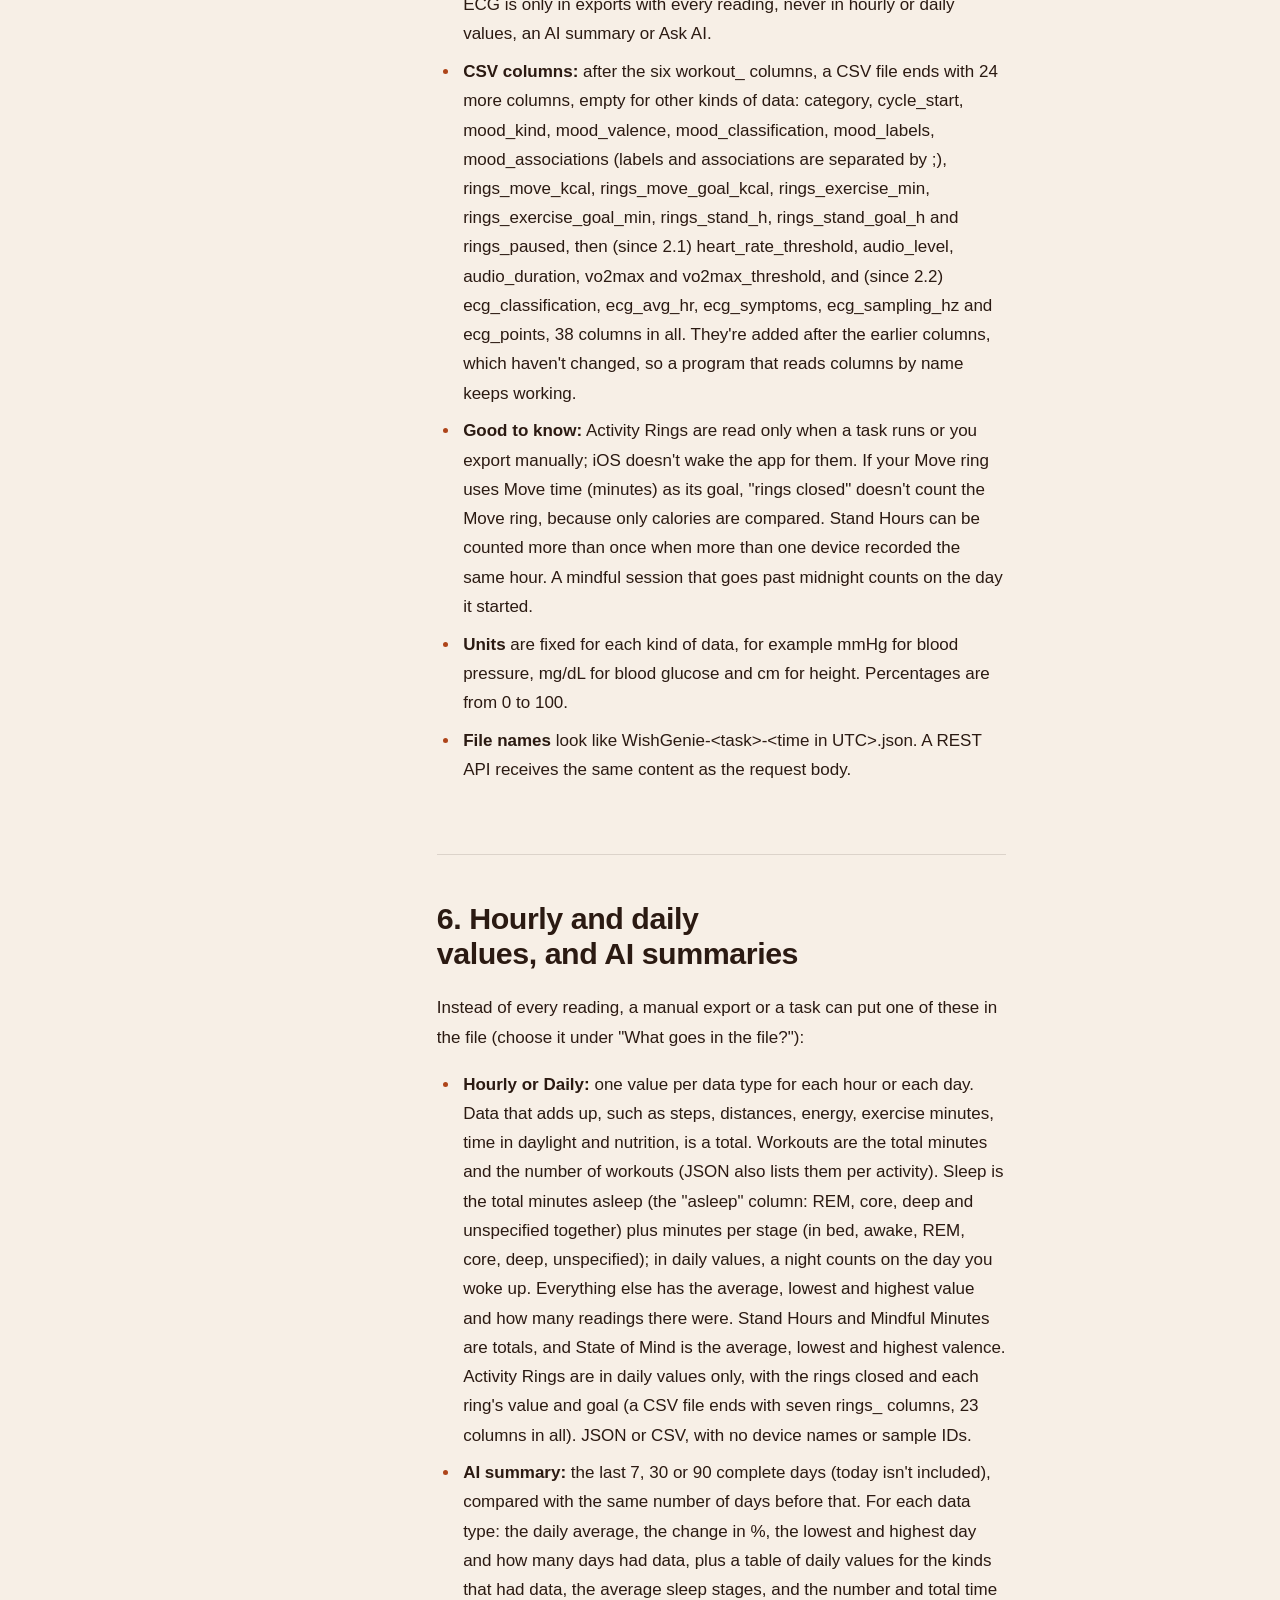
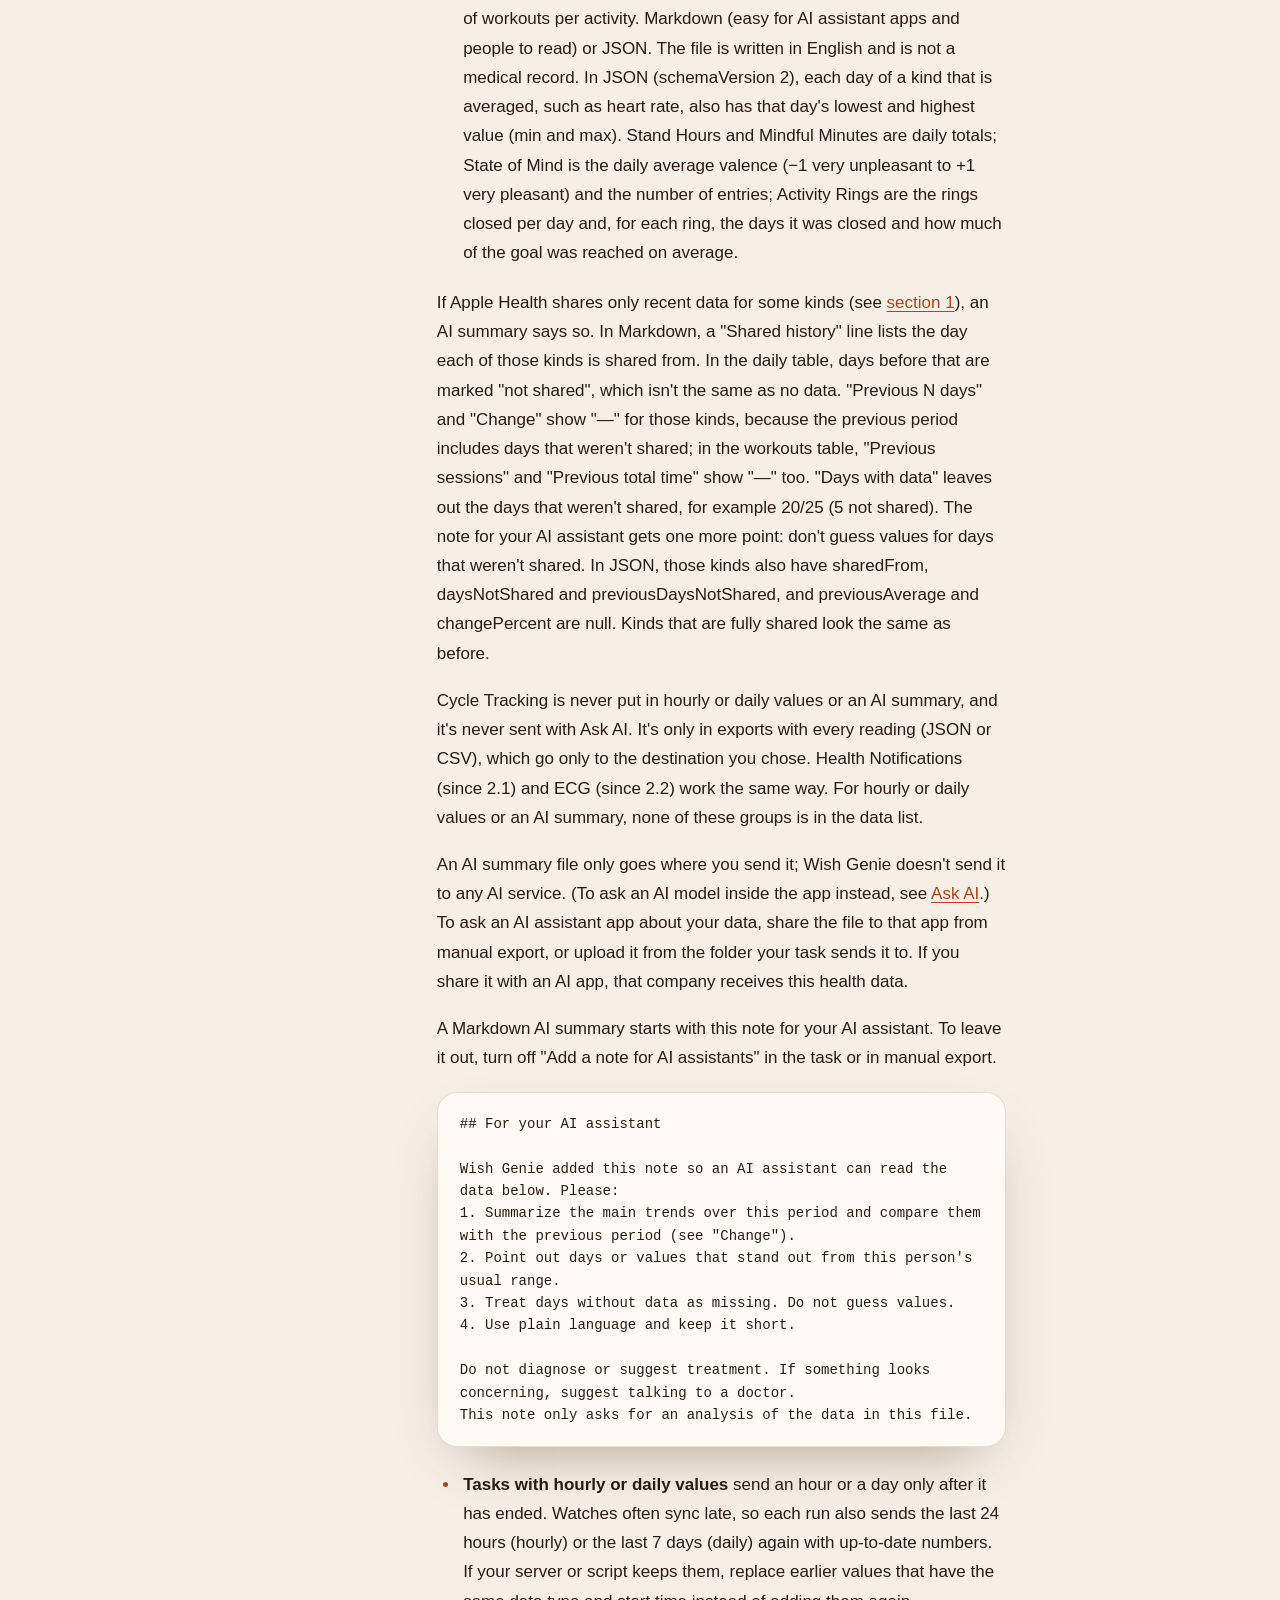
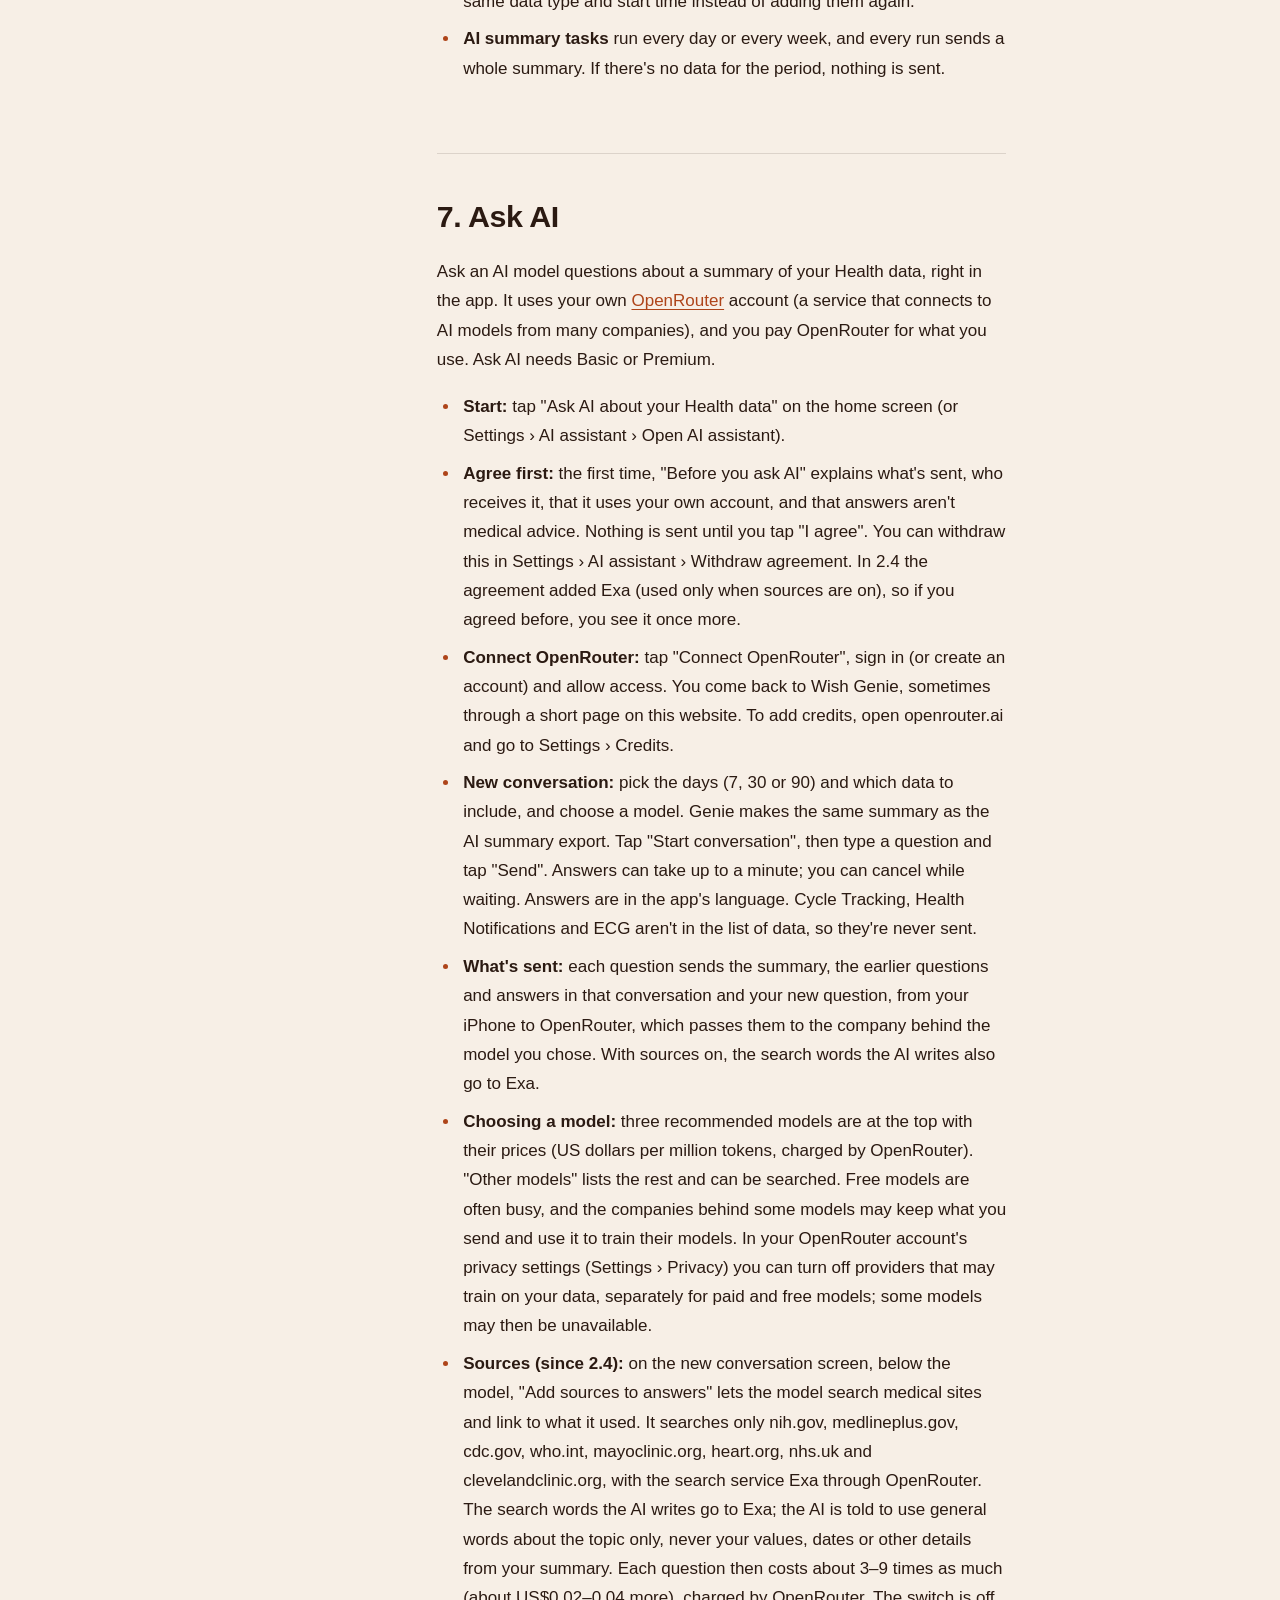
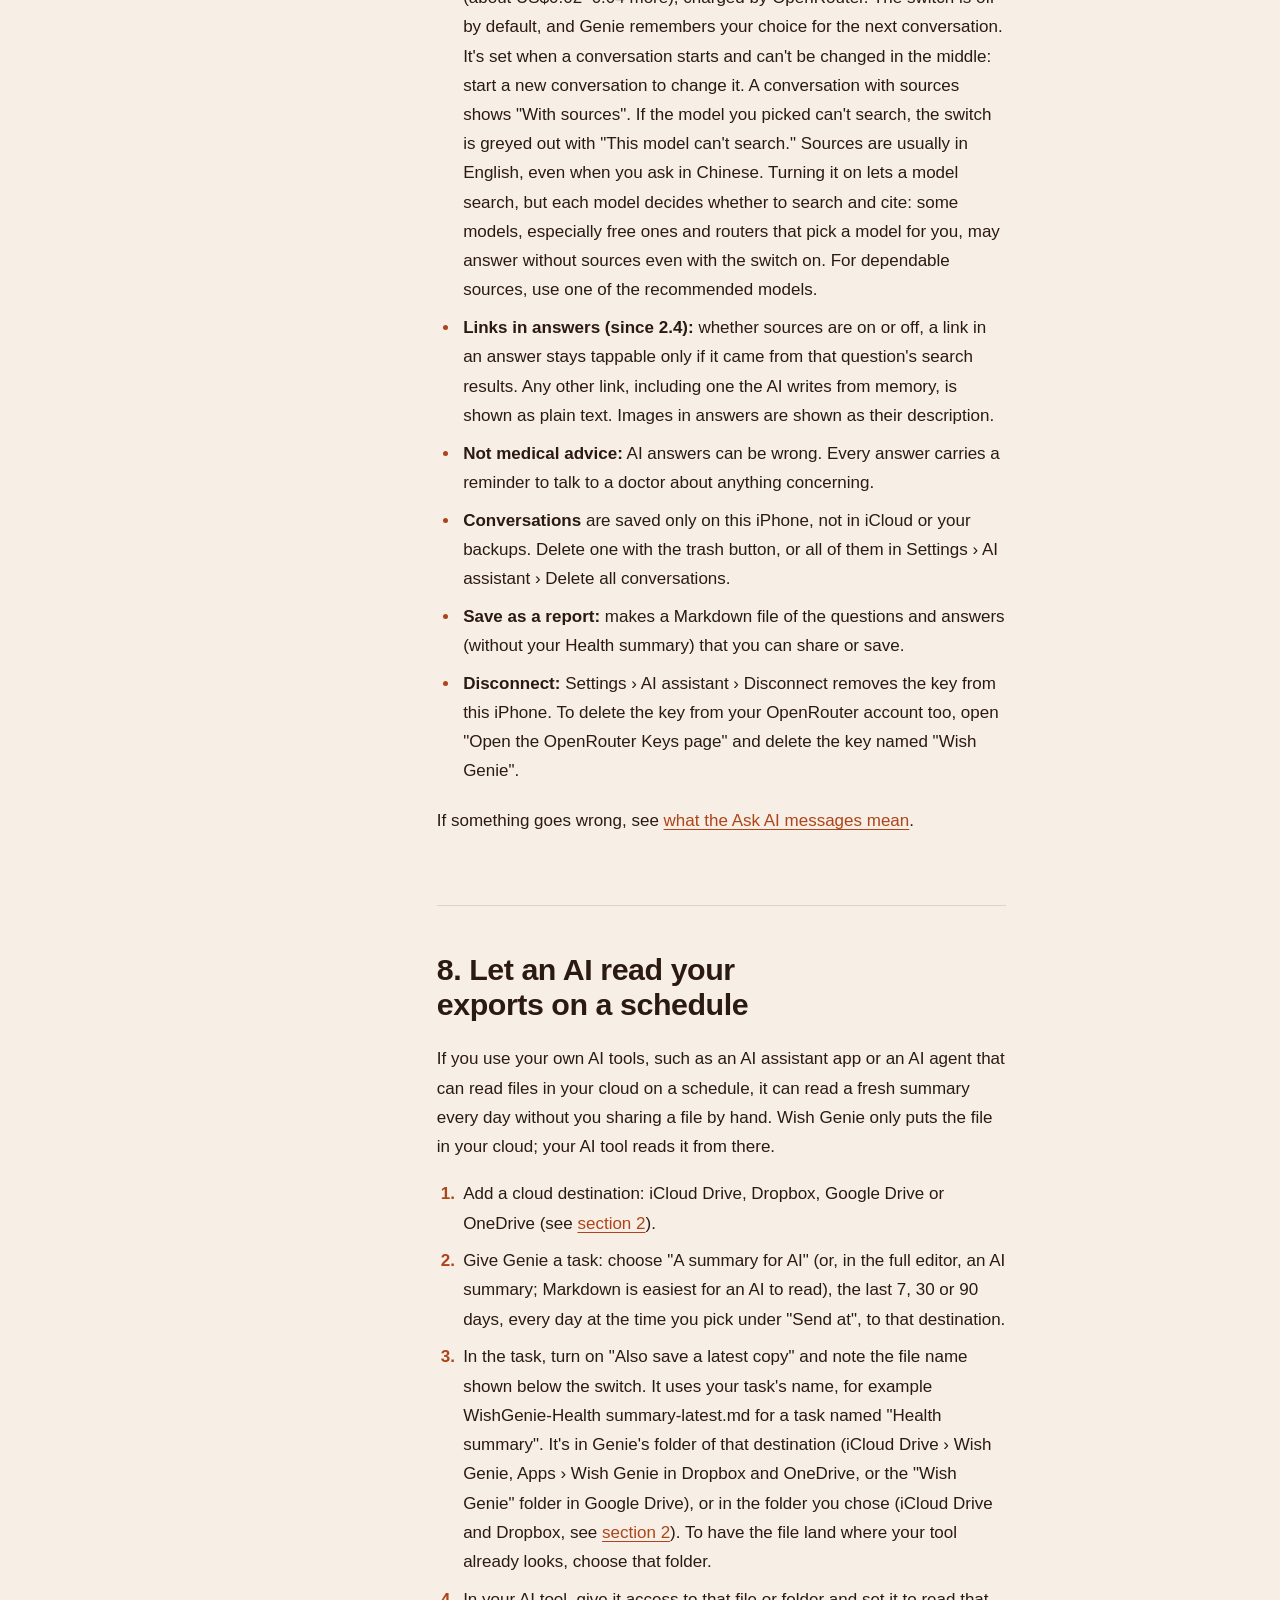
<file: guide/index.html>
<!DOCTYPE html>
<html lang="en">
<head>
<meta charset="utf-8">
<meta name="viewport" content="width=device-width, initial-scale=1">
<title>User Guide · Wish Genie: Health Export</title>
<meta name="description" content="How to use Wish Genie: Health Export to send Apple Health data to iCloud Drive, Dropbox, Google Drive, OneDrive or your own REST API as JSON or CSV, plus hourly or daily values and AI summaries for AI assistant apps, including a fixed-name latest copy your own AI tools can read on a schedule.">
<meta name="theme-color" content="#F7EFE6" media="(prefers-color-scheme: light)">
<meta name="theme-color" content="#17100C" media="(prefers-color-scheme: dark)">
<link rel="icon" href="../assets/icon.svg" type="image/svg+xml">
<link rel="apple-touch-icon" href="../assets/icon-180.png">
<link rel="stylesheet" href="../style.css">
<script src="../site.js"></script>
</head>
<body>
<header class="nav">
<a class="skip" href="#content">Skip to content</a>
<div class="nav-pill">
<a class="nav-brand" href="../"><img src="../assets/icon.svg" width="32" height="32" alt=""><span>Wish Genie</span></a>
<nav class="nav-links" aria-label="Main"><a href="../guide/" aria-current="page">Guide</a><a href="../support/">Support</a><a href="../changelog/">What's New</a><a href="../privacy/">Privacy</a></nav>
<a class="nav-lang" href="../zh/guide/" lang="zh-Hant" hreflang="zh-Hant">中文</a>
<a class="nav-cta" href="https://apps.apple.com/app/id6830697434">Get the app</a>
</div>
</header>
<main id="content" class="doc">
<div class="doc-hero">
<picture class="doc-hero-bg"><source media="(max-aspect-ratio: 4/5)" srcset="../assets/bg/clouds-tall.webp"><img src="../assets/bg/clouds-wide.webp" width="2048" height="1152" alt="" fetchpriority="high"></picture>
<div class="wrap">
<h1>User Guide</h1>
<p class="meta">Wish Genie: Health Export 2.4 · iPhone with iOS 18 or later · Updated November 29, 2026</p>
</div>
</div>
<div class="wrap doc-grid">
<nav class="toc" aria-label="On this page"><details open><summary>On this page</summary>
<ul>
<li><a href="#allow-health-access">1. Allow Health access</a></li>
<li><a href="#destinations">2. Add a destination</a></li>
<li><a href="#give-genie-a-task">3. Give Genie a task</a></li>
<li><a href="#when-automatic-exports-run">4. When automatic exports run</a></li>
<li><a href="#data">5. What gets exported</a></li>
<li><a href="#ai">6. Hourly and daily values, and AI summaries</a></li>
<li><a href="#ask-ai">7. Ask AI</a></li>
<li><a href="#ai-schedule">8. Let an AI read your exports on a schedule</a></li>
<li><a href="#manual-export">9. Manual export</a></li>
<li><a href="#shortcuts-and-siri">10. Shortcuts and Siri</a></li>
<li><a href="#home-screen-and-widgets">11. Home screen and widgets</a></li>
<li><a href="#plans">12. Plans</a></li>
<li><a href="#privacy">13. Privacy</a></li>
</ul>
</details></nav>
<article class="prose">
<p>Wish Genie reads data from the Health app (more than 80 kinds, plus workouts) and sends it where you choose: iCloud Drive, Dropbox, Google Drive, OneDrive (personal accounts), your own REST API, or a file you share yourself. It can also turn your data into hourly or daily values, or a summary that an AI assistant app can read, and you can ask an AI model about that summary in the app with your own OpenRouter account. It has no account and no server of its own. <a href="https://apps.apple.com/app/id6830697434">Get it on the App Store</a>.</p>

<h2 id="allow-health-access">1. Allow Health access</h2>
<p>The first time you open the app, tap "Allow Health access". iOS lists each kind of Health data so you can choose what Genie reads. If you skipped this, tap "Allow Health access" on the home screen or in Settings › Health data. If a task fails because Genie can't read Health data, the task shows "Check Health access", which leads to the same steps.</p>
<p>iOS shows that list only once. To change it later, open the iPhone Settings app › Privacy &amp; Security › Health › Wish Genie. Genie only reads Health data; it never writes to it.</p>
<p>Updated from an earlier version? Versions 1.4 and 1.7 can read new kinds of data, so the home screen shows "More Health data can be read". Tap the button and iOS lists only the kinds you haven't answered yet; turn on the ones you want.</p>
<p>Workout Routes, Cycle Tracking, State of Mind, Health Notifications and ECG aren't in that first list. iOS asks about them the first time you choose them in a task or an export, so you're only asked if you use them.</p>
<p id="limited-history">On iOS 27, after you allow access, iOS also asks "How much data do you want to share with Wish Genie?": the past 30 days and future data, or all recorded data and future data. If you choose the past 30 days, Wish Genie can't read anything from before the 30 days ending on the day you allowed it. That start day stays fixed; it doesn't move forward. An AI summary then marks earlier days as "not shared" (see <a href="#not-shared">section 6</a>), and manual export shows a note under the dates. To share everything, open the iPhone Settings app › Health › Data Access &amp; Devices › Wish Genie and set each item to Full Access. There's no button to change them all at once. (These are the names Wish Genie uses; your iOS version may word them slightly differently.)</p>

<h2 id="destinations">2. Add a destination</h2>
<p>A destination is a place your tasks send data to. Open "Manage destinations" on the home screen (or Settings › Destinations) and tap "Add a destination".</p>
<ul>
<li><strong>iCloud Drive:</strong> no sign-in needed. Under "Save to", choose "Wish Genie folder" or "A folder I choose". With "Wish Genie folder", Genie saves files in the Wish Genie folder of your own iCloud Drive, so you can open them in the Files app (iCloud Drive › Wish Genie). To keep them in a folder inside it, fill in "Subfolder" (use / for nested folders, for example Health/Exports); leave it empty to save in the Wish Genie folder. iCloud Drive must be on: iPhone Settings › your name › iCloud.</li>
<li id="own-folder"><strong>A folder I choose (since 2.3, iCloud Drive and Dropbox):</strong> tap "Choose Folder…" and pick any folder you already have, for example one your own scripts or AI tools already read. Files go straight into that folder. On a Mac, iCloud Drive folders are in Finder › iCloud Drive at the same path. On the iCloud Drive card you can also pick a folder in On My iPhone (those files stay on this iPhone). Renaming or moving the folder is fine: Genie follows it. If you delete it, or turn off Genie's access to it, the task fails with a message; open the destination and tap "Choose Folder Again". To use another folder later, tap "Change Folder…"; files already sent stay where they are.</li>
<li><strong>Dropbox:</strong> with "Wish Genie folder", tap "Connect account" and sign in; Genie saves files in Apps › Wish Genie and can't see your other files. With "A folder I choose", no sign-in in Genie is needed, but the Dropbox app must be installed and signed in on this iPhone: Genie writes the file into your Dropbox folder on the iPhone, and the Dropbox app uploads it. In the folder list, choose Dropbox, then a folder.</li>
<li><strong>Google Drive, OneDrive:</strong> tap "Connect account" and sign in. Genie saves files in its own folder: Apps › Wish Genie in OneDrive, and a "Wish Genie" folder in Google Drive. It can't see your other files, and you can't choose another folder (see <a href="../support/#own-folder">Support</a>). OneDrive works with personal Microsoft accounts only, not work or school accounts.</li>
<li><strong>REST API:</strong> enter the URL and choose the "Method". Add headers such as an API key under "Headers", and turn on "Secret" for API keys and tokens so the value is kept in the iPhone Keychain. If the URL itself contains a token, turn on "URL contains a secret" and the full URL is kept in the iPhone Keychain. Plain http:// is allowed only for addresses on your own network (see <a href="../support/">Support</a>).</li>
</ul>
<p>To disconnect a cloud account, open the destination and tap "Disconnect". You can also remove Wish Genie's access from the service's own account settings.</p>

<h2 id="give-genie-a-task">3. Give Genie a task</h2>
<p>Tap "Give Genie a task". Since 1.9, Genie walks you through it one question at a time: what it's for (A summary for AI, Back up raw data, Send to my server, or I'll set it up myself), which data (Everyday basics, Activity, All data, or Pick my own), where to send it (you can add a destination right there), and how often. Each answer fills in sensible defaults, and the last step shows the finished task. Tap "Back" to change an earlier answer, or "Show all settings" on the first step to see everything on one screen. Editing an existing task opens the full editor.</p>
<p>A task is one sentence, for example "Send every reading of Heart Rate as JSON to Home NAS every hour." Tap any highlighted word to change the data, what goes in the file (every reading, hourly or daily values, or an AI summary; see <a href="#ai">section 6</a>), the format (JSON or CSV; Markdown or JSON for an AI summary), the destination or how often it runs (every 15 or 30 minutes, every hour, every 6 or 12 hours, every day or every week; an AI summary runs every day or every week). A daily task sends at the time you pick under "Send at"; a weekly task also lets you pick the day of the week. New tasks start at 8:00 (Monday for weekly), and you can change this later. On the data page, "Select all" picks every kind of data at once, except Cycle Tracking, Health Notifications, ECG, State of Mind and Workout Routes: tap those yourself if you want them ("Deselect all" clears them). For hourly or daily values or an AI summary, the Cycle Tracking, Health Notifications and ECG groups aren't shown (see <a href="#data">section 5</a>). Then tap "Hand it to Genie".</p>
<p>Genie won't send anything until you give it a task. Each run sends only data that is new since the last successful run. Tasks, including "Export now" and "Resend recent data", need Premium.</p>
<ul>
<li><strong>Export now:</strong> open the task and tap "Export now" to send new data right away.</li>
<li><strong>Pause:</strong> turn the task's switch off. "Export now" still works.</li>
<li><strong>Remind me if it doesn't send:</strong> open the task and turn this on there, and if the task is an hour late (for example because your iPhone stayed locked), Genie sends you a notification. Open Wish Genie and it catches up. iOS asks for permission to send notifications the first time you turn it on.</li>
<li><strong>Resend recent data:</strong> for a task with every reading or hourly or daily values that has sent before, sends the last day, 7 days or 30 days again. Use it when the receiving end missed something. Data that was already sent goes again: skip records you already have (every reading has a uuid), or replace hourly and daily values that have the same data type and start time.</li>
<li><strong>Run now:</strong> shown on the home screen when a task failed, to try again immediately.</li>
<li id="latest"><strong>Also save a latest copy:</strong> for a task with hourly or daily values or an AI summary that sends to iCloud Drive, Dropbox, Google Drive or OneDrive. Each time it sends, Genie also saves the same file under a fixed name, WishGenie-&lt;task name&gt;-latest.md (or .json or .csv), replacing the copy from the run before, so an AI assistant app or another tool can always read one file on a schedule (see <a href="#ai-schedule">section 8</a>). The actual file name is shown below the switch. Characters that can't be in a file name become -, the name is cut to 40 characters, and two tasks with the same name get a short ID added. If you rename the task, the next copy uses the new name; the old file stays, because Genie doesn't delete files in your cloud. It isn't offered for tasks with every reading (each run sends only the new data, not the whole period) or for a REST API. If the latest copy couldn't be saved, the main file was still sent and the task shows a red message (see <a href="../support/#latest">Support</a>).</li>
</ul>

<h2 id="when-automatic-exports-run">4. When automatic exports run</h2>
<p>Automatic exports run in the background when iOS gives the app time, so the exact timing is decided by the system and can be later than the schedule. A late run doesn't move the schedule: a daily task set for 12:30 keeps running around 12:30, and if several runs were missed, Genie catches up once. Health data can't be read while your iPhone is locked, so a run that falls in that window waits. If you change the time of a daily or weekly task, the next run is the next time it's due after you save; times that already passed aren't sent. To catch up right away, open Wish Genie (it sends every task that is due), tap "Catch up" on the widget, or turn on "Remind me if it doesn't send" on the task. If a task shows an error, see <a href="../support/#messages">what the messages mean</a>.</p>

<h2 id="data">5. What gets exported</h2>
<p>More than 80 kinds of Health data, grouped the same way as in the app:</p>
<ul>
<li><strong>Activity:</strong> Steps, Walking + Running Distance, Flights Climbed, Active Energy, Resting Energy, Exercise Minutes, Stand Minutes, Move Minutes, Physical Effort, Swimming Distance, Swimming Strokes, Wheelchair Distance, Wheelchair Pushes, Time in Daylight, Stand Hours, Activity Rings</li>
<li><strong>Running:</strong> Running Speed, Running Power, Running Stride Length, Vertical Oscillation, Ground Contact Time</li>
<li><strong>Walking:</strong> Walking Speed, Walking Step Length, Walking Asymmetry, Double Support Time, Stair Speed: Up, Stair Speed: Down, Six-Minute Walk</li>
<li><strong>Cycling:</strong> Cycling Distance, Cycling Speed, Cycling Power, Cycling Cadence, Cycling Functional Threshold Power</li>
<li><strong>Heart:</strong> Heart Rate, Resting Heart Rate, Heart Rate Variability, VO₂ Max, Walking Heart Rate Average, Cardio Recovery, Systolic Blood Pressure, Diastolic Blood Pressure</li>
<li><strong>Body:</strong> Blood Oxygen, Respiratory Rate, Weight, Body Temperature, Height, Body Fat Percentage, Lean Body Mass, Body Mass Index, Waist Circumference, Blood Glucose</li>
<li><strong>Nutrition:</strong> Dietary Energy, Protein, Carbohydrates, Total Fat, Dietary Sugar, Fiber, Sodium, Caffeine, Water</li>
<li><strong>Hearing:</strong> Environmental Sound Levels, Headphone Audio Levels</li>
<li><strong>Sleep</strong></li>
<li><strong>Mental Wellbeing:</strong> Mindful Minutes, State of Mind</li>
<li><strong>Cycle Tracking:</strong> Menstruation, Spotting, Ovulation Test Result, Cervical Mucus Quality, Infrequent Periods, Irregular Cycles, Persistent Spotting, Prolonged Periods</li>
<li><strong>Health Notifications</strong> (since 2.1)<strong>:</strong> AFib History, High Heart Rate Notifications, Low Heart Rate Notifications, Irregular Rhythm Notifications, Cardio Fitness Notifications, Walking Steadiness, Walking Steadiness Notifications, Breathing Disturbances, Sleep Apnea Notifications, Noise Notifications, Headphone Notifications, Hypertension Notifications (needs iOS 26.2 or later)</li>
<li><strong>ECG</strong> (since 2.2)<strong>:</strong> ECG</li>
<li><strong>Workouts</strong></li>
</ul>
<p id="routes"><strong>Workout Routes</strong> (in the Workouts group) are the GPS tracks recorded during outdoor workouts, for example by your Apple Watch. They contain locations. Routes need a task or a manual export of their own: choosing Workout Routes clears the other kinds and choosing another kind clears Workout Routes (since 2.1, Genie asks first when that would deselect anything), and the file contents must be every reading. The format is always GPX:</p>
<ul>
<li>One .gpx file per workout, named like WishGenie-route-20261118T073000Z-walking-1a2b3c4d.gpx (start time in UTC, activity, short ID). A task sends each file separately, so a REST API receives one request per workout.</li>
<li>Each route recorded during the workout is one track segment. Each point has latitude, longitude, elevation and time, plus the heart rate when one was recorded within 30 seconds of that point (as hr in Garmin's TrackPointExtension).</li>
<li>Workouts without a route, such as indoor workouts, don't produce a file. If none of the workouts in the period has a route, manual export says "There are no workout routes in this date range."</li>
<li>You can import the files into Strava, Garmin Connect and other fitness apps that accept GPX.</li>
<li>Routes are never put in hourly or daily values, AI summaries, Ask AI, the home screen, widgets or a latest copy.</li>
</ul>
<ul>
<li><strong>JSON or CSV.</strong> Every sample has a unique ID, so your server or script can safely ignore duplicates.</li>
<li><strong>Fields:</strong> each sample has type, start, end, value, unit, source and uuid. Sleep is one row per segment, with the minutes as its value and a stage: deep, rem, core, awake, inBed, or unspecified (asleep, but no stage was recorded).</li>
<li><strong>Workouts:</strong> one row per workout, with its length in minutes as the value. It also has the activity (for example running) and, when they were recorded, the distance in meters, active energy in kcal, average and maximum heart rate, and whether it was indoors. In JSON these are in a "workout" object; a CSV file has six workout_ columns, which are empty for other kinds of data.</li>
<li><strong>Stand Hours:</strong> one row per hour, with 1 as the value if you stood during that hour or 0 if you didn't (category stood or idle). <strong>Mindful Minutes:</strong> one row per session, with its length in minutes as the value.</li>
<li><strong>State of Mind:</strong> one row per entry, with the valence as the value, from −1 (very unpleasant) to +1 (very pleasant). It also has the kind (momentaryEmotion for an emotion, dailyMood for the whole day), the classification (for example slightlyPleasant), and the labels (for example calm or stressed) and associations (for example work or family) that were chosen. In JSON these are in a "stateOfMind" object.</li>
<li><strong>Activity Rings:</strong> one row per day, with the number of rings closed (0 to 3) as the value. It also has each ring's value and goal (Move in kcal, Exercise in minutes, Stand in hours) and whether the rings were paused that day. In JSON these are in a "rings" object.</li>
<li><strong>Cycle Tracking:</strong> one row per entry, with its length in minutes as the value. Menstruation has the flow (unspecified, light, medium, heavy or none) and, when it was recorded, whether the entry marks the start of a cycle. An ovulation test result is negative, luteinizingHormoneSurge, estrogenSurge or indeterminate; cervical mucus quality is dry, sticky, creamy, watery or eggWhite. In JSON these are in a "category" object (value and cycleStart).</li>
<li id="health-notifications"><strong>Health Notifications</strong> (since 2.1): the notifications that Apple Health recorded, exported as they are; Wish Genie doesn't interpret them. Each notification is one row with 1 as the value (unit count), and start and end as recorded (some notifications cover a period of time). Walking steadiness, cardio fitness, noise and headphone notifications also have Apple's category (initialLow, initialVeryLow, repeatLow or repeatVeryLow; lowFitness; momentaryLimit; sevenDayLimit). When Apple includes them, a notification also has the heart rate threshold (bpm), the sound level (dBASPL), how long the sound lasted (seconds), and VO₂ Max and its threshold (mL/(kg·min)); in JSON these are in an "event" object (heartRateThreshold, audioLevel, audioDuration, vo2Max, vo2MaxThreshold). AFib History and Walking Steadiness are percentages and Breathing Disturbances is a count, like other readings. AFib History is one reading per week, so choose dates that include the start of that week (Monday) to get it. Hypertension Notifications (since 2.2) work the same way but need iOS 26.2 or later; on an older iOS they aren't shown in the data list.</li>
<li id="ecg"><strong>ECG</strong> (since 2.2): the electrocardiograms recorded with your Apple Watch, exported as they are; Wish Genie doesn't interpret them. Each recording is one row with 1 as the value (unit count), plus the fields Apple Health gives. In JSON they are in an "ecg" object, which only has the keys that have a value: classification (for example sinusRhythm, atrialFibrillation, inconclusiveLowHeartRate, inconclusiveHighHeartRate, inconclusivePoorReading, inconclusiveOther, notSet or unrecognized; a value this version doesn't know is written as unknown_ and a number), symptomsStatus (notSet, none or present), averageHeartRate (bpm), samplingFrequency (Hz) and numberOfVoltageMeasurements. <strong>Include voltage waveform:</strong> this switch is off by default and only appears when ECG is chosen, the contents are every reading and the format is JSON. When it's on, the "ecg" object also has a "waveform" object: {"lead": "appleWatchSimilarToLeadI", "unit": "µV", "voltages": [...]}. The voltages are in microvolts, with at most two decimals, in time order. There are no times: point number i (counting from 0) is at the recording's start + i ÷ samplingFrequency seconds. Each recording adds about 0.1 MB. CSV never has the waveform, and neither does an export from Shortcuts. ECG is only in exports with every reading, never in hourly or daily values, an AI summary or Ask AI.</li>
<li><strong>CSV columns:</strong> after the six workout_ columns, a CSV file ends with 24 more columns, empty for other kinds of data: category, cycle_start, mood_kind, mood_valence, mood_classification, mood_labels, mood_associations (labels and associations are separated by ;), rings_move_kcal, rings_move_goal_kcal, rings_exercise_min, rings_exercise_goal_min, rings_stand_h, rings_stand_goal_h and rings_paused, then (since 2.1) heart_rate_threshold, audio_level, audio_duration, vo2max and vo2max_threshold, and (since 2.2) ecg_classification, ecg_avg_hr, ecg_symptoms, ecg_sampling_hz and ecg_points, 38 columns in all. They're added after the earlier columns, which haven't changed, so a program that reads columns by name keeps working.</li>
<li><strong>Good to know:</strong> Activity Rings are read only when a task runs or you export manually; iOS doesn't wake the app for them. If your Move ring uses Move time (minutes) as its goal, "rings closed" doesn't count the Move ring, because only calories are compared. Stand Hours can be counted more than once when more than one device recorded the same hour. A mindful session that goes past midnight counts on the day it started.</li>
<li><strong>Units</strong> are fixed for each kind of data, for example mmHg for blood pressure, mg/dL for blood glucose and cm for height. Percentages are from 0 to 100.</li>
<li><strong>File names</strong> look like WishGenie-&lt;task&gt;-&lt;time in UTC&gt;.json. A REST API receives the same content as the request body.</li>
</ul>

<h2 id="ai">6. Hourly and daily values, and AI summaries</h2>
<p>Instead of every reading, a manual export or a task can put one of these in the file (choose it under "What goes in the file?"):</p>
<ul>
<li><strong>Hourly or Daily:</strong> one value per data type for each hour or each day. Data that adds up, such as steps, distances, energy, exercise minutes, time in daylight and nutrition, is a total. Workouts are the total minutes and the number of workouts (JSON also lists them per activity). Sleep is the total minutes asleep (the "asleep" column: REM, core, deep and unspecified together) plus minutes per stage (in bed, awake, REM, core, deep, unspecified); in daily values, a night counts on the day you woke up. Everything else has the average, lowest and highest value and how many readings there were. Stand Hours and Mindful Minutes are totals, and State of Mind is the average, lowest and highest valence. Activity Rings are in daily values only, with the rings closed and each ring's value and goal (a CSV file ends with seven rings_ columns, 23 columns in all). JSON or CSV, with no device names or sample IDs.</li>
<li><strong>AI summary:</strong> the last 7, 30 or 90 complete days (today isn't included), compared with the same number of days before that. For each data type: the daily average, the change in %, the lowest and highest day and how many days had data, plus a table of daily values for the kinds that had data, the average sleep stages, and the number and total time of workouts per activity. Markdown (easy for AI assistant apps and people to read) or JSON. The file is written in English and is not a medical record. In JSON (schemaVersion 2), each day of a kind that is averaged, such as heart rate, also has that day's lowest and highest value (min and max). Stand Hours and Mindful Minutes are daily totals; State of Mind is the daily average valence (−1 very unpleasant to +1 very pleasant) and the number of entries; Activity Rings are the rings closed per day and, for each ring, the days it was closed and how much of the goal was reached on average.</li>
</ul>
<p id="not-shared">If Apple Health shares only recent data for some kinds (see <a href="#limited-history">section 1</a>), an AI summary says so. In Markdown, a "Shared history" line lists the day each of those kinds is shared from. In the daily table, days before that are marked "not shared", which isn't the same as no data. "Previous N days" and "Change" show "—" for those kinds, because the previous period includes days that weren't shared; in the workouts table, "Previous sessions" and "Previous total time" show "—" too. "Days with data" leaves out the days that weren't shared, for example 20/25 (5 not shared). The note for your AI assistant gets one more point: don't guess values for days that weren't shared. In JSON, those kinds also have sharedFrom, daysNotShared and previousDaysNotShared, and previousAverage and changePercent are null. Kinds that are fully shared look the same as before.</p>
<p>Cycle Tracking is never put in hourly or daily values or an AI summary, and it's never sent with Ask AI. It's only in exports with every reading (JSON or CSV), which go only to the destination you chose. Health Notifications (since 2.1) and ECG (since 2.2) work the same way. For hourly or daily values or an AI summary, none of these groups is in the data list.</p>
<p>An AI summary file only goes where you send it; Wish Genie doesn't send it to any AI service. (To ask an AI model inside the app instead, see <a href="#ask-ai">Ask AI</a>.) To ask an AI assistant app about your data, share the file to that app from manual export, or upload it from the folder your task sends it to. If you share it with an AI app, that company receives this health data.</p>
<p>A Markdown AI summary starts with this note for your AI assistant. To leave it out, turn off "Add a note for AI assistants" in the task or in manual export.</p>
<pre class="note">## For your AI assistant

Wish Genie added this note so an AI assistant can read the data below. Please:
1. Summarize the main trends over this period and compare them with the previous period (see "Change").
2. Point out days or values that stand out from this person's usual range.
3. Treat days without data as missing. Do not guess values.
4. Use plain language and keep it short.

Do not diagnose or suggest treatment. If something looks concerning, suggest talking to a doctor.
This note only asks for an analysis of the data in this file.</pre>
<ul>
<li><strong>Tasks with hourly or daily values</strong> send an hour or a day only after it has ended. Watches often sync late, so each run also sends the last 24 hours (hourly) or the last 7 days (daily) again with up-to-date numbers. If your server or script keeps them, replace earlier values that have the same data type and start time instead of adding them again.</li>
<li><strong>AI summary tasks</strong> run every day or every week, and every run sends a whole summary. If there's no data for the period, nothing is sent.</li>
</ul>

<h2 id="ask-ai">7. Ask AI</h2>
<p>Ask an AI model questions about a summary of your Health data, right in the app. It uses your own <a href="https://openrouter.ai">OpenRouter</a> account (a service that connects to AI models from many companies), and you pay OpenRouter for what you use. Ask AI needs Basic or Premium.</p>
<ul>
<li><strong>Start:</strong> tap "Ask AI about your Health data" on the home screen (or Settings › AI assistant › Open AI assistant).</li>
<li><strong>Agree first:</strong> the first time, "Before you ask AI" explains what's sent, who receives it, that it uses your own account, and that answers aren't medical advice. Nothing is sent until you tap "I agree". You can withdraw this in Settings › AI assistant › Withdraw agreement. In 2.4 the agreement added Exa (used only when sources are on), so if you agreed before, you see it once more.</li>
<li><strong>Connect OpenRouter:</strong> tap "Connect OpenRouter", sign in (or create an account) and allow access. You come back to Wish Genie, sometimes through a short page on this website. To add credits, open openrouter.ai and go to Settings › Credits.</li>
<li><strong>New conversation:</strong> pick the days (7, 30 or 90) and which data to include, and choose a model. Genie makes the same summary as the AI summary export. Tap "Start conversation", then type a question and tap "Send". Answers can take up to a minute; you can cancel while waiting. Answers are in the app's language. Cycle Tracking, Health Notifications and ECG aren't in the list of data, so they're never sent.</li>
<li><strong>What's sent:</strong> each question sends the summary, the earlier questions and answers in that conversation and your new question, from your iPhone to OpenRouter, which passes them to the company behind the model you chose. With sources on, the search words the AI writes also go to Exa.</li>
<li><strong>Choosing a model:</strong> three recommended models are at the top with their prices (US dollars per million tokens, charged by OpenRouter). "Other models" lists the rest and can be searched. Free models are often busy, and the companies behind some models may keep what you send and use it to train their models. In your OpenRouter account's privacy settings (Settings › Privacy) you can turn off providers that may train on your data, separately for paid and free models; some models may then be unavailable.</li>
<li id="sources"><strong>Sources (since 2.4):</strong> on the new conversation screen, below the model, "Add sources to answers" lets the model search medical sites and link to what it used. It searches only nih.gov, medlineplus.gov, cdc.gov, who.int, mayoclinic.org, heart.org, nhs.uk and clevelandclinic.org, with the search service Exa through OpenRouter. The search words the AI writes go to Exa; the AI is told to use general words about the topic only, never your values, dates or other details from your summary. Each question then costs about 3–9 times as much (about US$0.02–0.04 more), charged by OpenRouter. The switch is off by default, and Genie remembers your choice for the next conversation. It's set when a conversation starts and can't be changed in the middle: start a new conversation to change it. A conversation with sources shows "With sources". If the model you picked can't search, the switch is greyed out with "This model can't search." Sources are usually in English, even when you ask in Chinese. Turning it on lets a model search, but each model decides whether to search and cite: some models, especially free ones and routers that pick a model for you, may answer without sources even with the switch on. For dependable sources, use one of the recommended models.</li>
<li><strong>Links in answers (since 2.4):</strong> whether sources are on or off, a link in an answer stays tappable only if it came from that question's search results. Any other link, including one the AI writes from memory, is shown as plain text. Images in answers are shown as their description.</li>
<li><strong>Not medical advice:</strong> AI answers can be wrong. Every answer carries a reminder to talk to a doctor about anything concerning.</li>
<li><strong>Conversations</strong> are saved only on this iPhone, not in iCloud or your backups. Delete one with the trash button, or all of them in Settings › AI assistant › Delete all conversations.</li>
<li><strong>Save as a report:</strong> makes a Markdown file of the questions and answers (without your Health summary) that you can share or save.</li>
<li><strong>Disconnect:</strong> Settings › AI assistant › Disconnect removes the key from this iPhone. To delete the key from your OpenRouter account too, open "Open the OpenRouter Keys page" and delete the key named "Wish Genie".</li>
</ul>
<p>If something goes wrong, see <a href="../support/#ask-ai-messages">what the Ask AI messages mean</a>.</p>

<h2 id="ai-schedule">8. Let an AI read your exports on a schedule</h2>
<p>If you use your own AI tools, such as an AI assistant app or an AI agent that can read files in your cloud on a schedule, it can read a fresh summary every day without you sharing a file by hand. Wish Genie only puts the file in your cloud; your AI tool reads it from there.</p>
<ol>
<li>Add a cloud destination: iCloud Drive, Dropbox, Google Drive or OneDrive (see <a href="#destinations">section 2</a>).</li>
<li>Give Genie a task: choose "A summary for AI" (or, in the full editor, an AI summary; Markdown is easiest for an AI to read), the last 7, 30 or 90 days, every day at the time you pick under "Send at", to that destination.</li>
<li>In the task, turn on "Also save a latest copy" and note the file name shown below the switch. It uses your task's name, for example WishGenie-Health summary-latest.md for a task named "Health summary". It's in Genie's folder of that destination (iCloud Drive › Wish Genie, Apps › Wish Genie in Dropbox and OneDrive, or the "Wish Genie" folder in Google Drive), or in the folder you chose (iCloud Drive and Dropbox, see <a href="#own-folder">section 2</a>). To have the file land where your tool already looks, choose that folder.</li>
<li>In your AI tool, give it access to that file or folder and set it to read that file on a schedule. Leave some time after the task's send time (for example an hour or more), because iOS decides exactly when background exports run. The summary shows the period it covers, so the AI can tell how recent it is.</li>
</ol>
<ul>
<li>Wish Genie never sends your data to an AI service by itself. The only time it does is when you use <a href="#ask-ai">Ask AI</a>. When your AI tool reads the file from your cloud, the company behind that tool receives this health data, and its own terms apply.</li>
<li>Cycle Tracking, Health Notifications and ECG are never in an AI summary. A Markdown summary starts with the note for your AI assistant (see <a href="#ai">section 6</a>), which asks it not to diagnose; you can turn the note off.</li>
<li>Health data can't be read while your iPhone is locked. Turn on "Remind me if it doesn't send" in the task, or open Wish Genie, so the day's file isn't missed.</li>
<li>For your own program instead of an AI, a task with hourly or daily values (JSON or CSV) can keep a latest copy too.</li>
</ul>
<p>Tasks need Premium (automatic exports).</p>

<h2 id="manual-export">9. Manual export</h2>
<p>Tap the share button on the home screen ("Export once"), choose "What goes in the file?" (raw data, hourly, daily or an AI summary), "Which data?" and "Which days?" (an AI summary uses the last 7, 30 or 90 complete days instead), pick a file format, then tap "Create file and share" to save the file to Files, AirDrop it or send it anywhere. Manual export needs Basic or Premium.</p>
<ul>
<li><strong>Workout Routes:</strong> choose raw data, then Workout Routes in the Workouts group. The format becomes GPX, and all the GPX files (one per workout) are shared at once.</li>
<li><strong>ECG:</strong> choose raw data, then ECG. For JSON, turn on "Include voltage waveform" if you want the waveform too (see <a href="#ecg">section 5</a>).</li>
<li><strong>Only recent data shared:</strong> if the dates start before the day Apple Health shares a chosen kind from, a note under the dates lists those kinds and how to share everything (see <a href="#limited-history">section 1</a>). You can still export; earlier days just won't be in the file.</li>
</ul>

<h2 id="shortcuts-and-siri">10. Shortcuts and Siri</h2>
<p>In the Shortcuts app, Wish Genie adds three actions: "Export Health Data" (returns a JSON or CSV file of raw readings for today, yesterday, or the last 7 or 30 days, for any of the kinds of data above except Workout Routes; an ECG export has no voltage waveform, and Hypertension Notifications on an iOS older than 26.2 says "Exporting this data requires iOS 26.2 or later."), "Export Workout Routes" (since 2.0: returns one GPX file per workout with a route, for today, yesterday, or the last 7 or 30 days) and "Run Task" (sends a task's new data now). You can also ask Siri. "Export Health Data" and "Export Workout Routes" need Basic or Premium; "Run Task" runs a task, so like other tasks it needs Premium.</p>
<p>Tip: to send at a set time, create a personal automation in the Shortcuts app (Time of Day) that runs "Run Task" (needs Premium). It still can't read Health data while your iPhone is locked.</p>

<h2 id="home-screen-and-widgets">11. Home screen and widgets</h2>
<p>The home screen shows three tiles, one large and two small (heart rate, steps and sleep to start). Tap a tile to see its chart. To change the tiles, tap "Customize" on the home screen or open Settings › Tiles, tap a tile and pick what it shows. Blood pressure, height, nutrition, workouts, Stand Hours, Activity Rings, Mental Wellbeing, Cycle Tracking, Health Notifications, ECG and Workout Routes can't be shown on a tile. Your Home Screen widgets (small, medium and large) show the same three; the large widget also shows today's trend for the first tile. Readings you take only now and then, such as weight or VO₂ Max, show the most recent value from the last 30 days with its date. Widget values are hidden while your iPhone is locked. When you have a task that's turned on, the widget also shows a "Catch up" button: it opens Wish Genie, sends the tasks that are due and shows the result.</p>

<h2 id="plans">12. Plans</h2>
<ul>
<li><strong>Free:</strong> Home Screen widgets and charts.</li>
<li><strong>7-day free trial:</strong> tap "Start 7-day free trial" on the plans screen. It starts only when you tap it and never turns into a paid subscription.</li>
<li><strong>Basic</strong> (one-time purchase): manual export, including hourly, daily and AI summary files and workout routes (GPX), Shortcuts, and Ask AI (with your own OpenRouter account).</li>
<li><strong>Premium</strong> (lifetime purchase or yearly subscription): automatic exports (any file contents, including AI summaries and workout routes) to iCloud Drive, Dropbox, Google Drive, OneDrive or your REST API, plus everything in Basic.</li>
</ul>
<p>Prices are shown on the plans screen and on the App Store page, in your own currency. Bought on another device or reinstalled? Tap Settings › "Restore Purchases".</p>

<h2 id="privacy">13. Privacy</h2>
<p>We don't collect any data. Your health data goes straight from your iPhone to the destinations you set up. Cloud sign-ins, secret headers and secret URLs are stored in the iPhone Keychain on this device only. Your data goes to an AI service only when you use Ask AI: then the summary and your questions go from your iPhone to OpenRouter and the company behind the model you chose. With "Add sources to answers" on, the search words the AI writes also go to Exa. An AI summary file goes only where you share or send it, and Cycle Tracking, Health Notifications and ECG are never put in an AI summary or sent with Ask AI. Workout routes contain locations: Wish Genie reads them from Health only if you choose Workout Routes, doesn't use Location Services, and sends them only where you export them; they're never in an AI summary or Ask AI. Details are in the <a href="../privacy/">Privacy Policy</a>.</p>
</article>
</div>
</main>
<footer class="foot">
<img class="foot-bg" src="../assets/bg/dunes-wide.webp" width="2048" height="1152" alt="" loading="lazy" decoding="async">
<div class="foot-bar">
<span>© 2026 Tzu-Yang Lin</span>
<nav aria-label="Footer"><a href="../guide/">Guide</a><a href="../support/">Support</a><a href="../changelog/">What's New</a><a href="../privacy/">Privacy Policy</a><a href="../zh/guide/" lang="zh-Hant" hreflang="zh-Hant">中文</a></nav>
<a class="btn btn-clay" href="https://apps.apple.com/app/id6830697434"><svg viewBox="0 0 20 20" aria-hidden="true"><path d="M10 3v10m0 0 4-4m-4 4-4-4M4 17h12" fill="none" stroke="currentColor" stroke-width="2.2" stroke-linecap="round" stroke-linejoin="round"/></svg>Download on the App Store</a>
</div>
</footer>
</body>
</html>
</file>
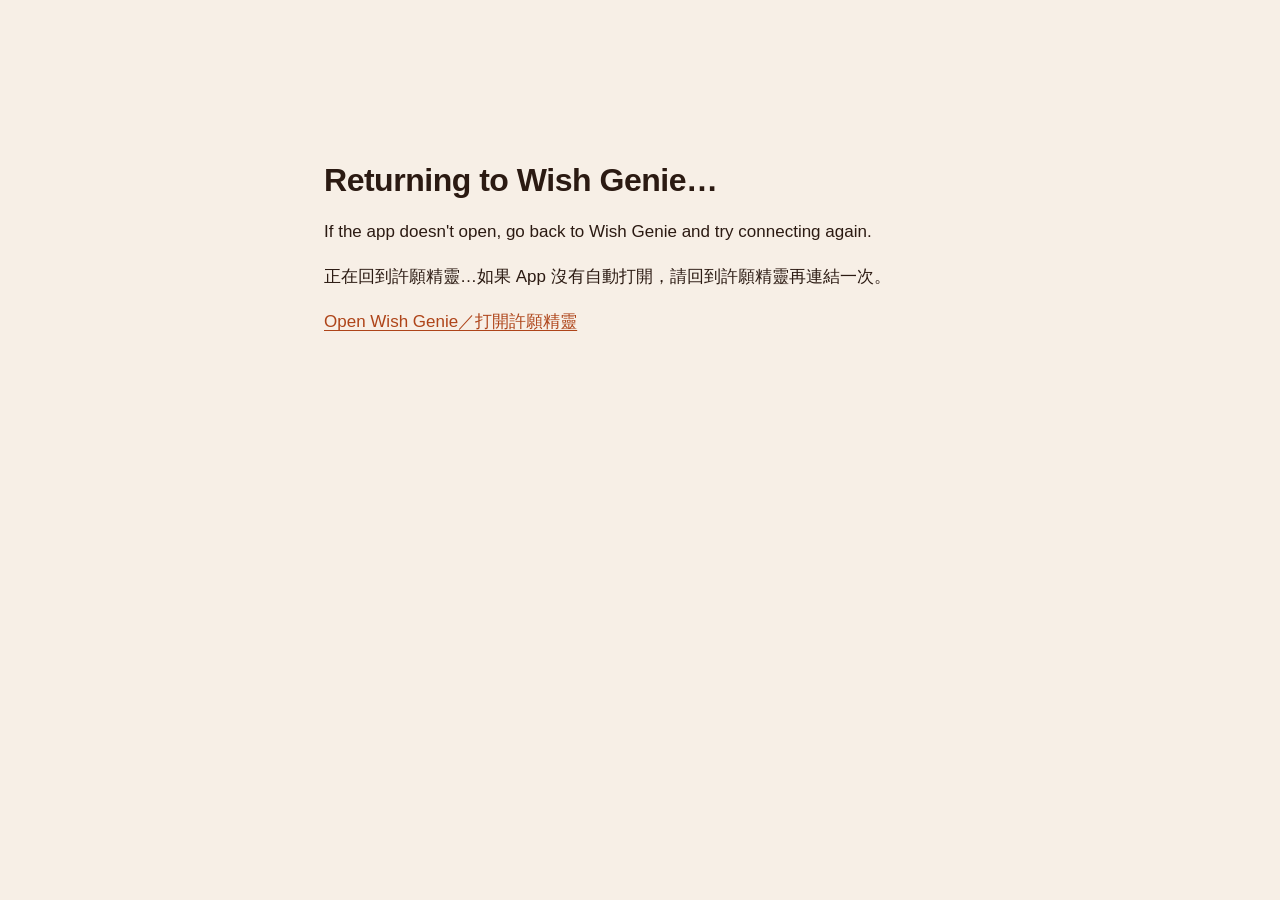
<file: openrouter-callback/index.html>
<!DOCTYPE html>
<html lang="en">
<head>
<meta charset="utf-8">
<meta name="viewport" content="width=device-width, initial-scale=1">
<meta name="robots" content="noindex, nofollow">
<meta name="referrer" content="no-referrer">
<title>Returning to Wish Genie</title>
<link rel="stylesheet" href="../style.css">
</head>
<body>
<main>
<h1>Returning to Wish Genie…</h1>
<p>If the app doesn't open, go back to Wish Genie and try connecting again.</p>
<p lang="zh-Hant">正在回到許願精靈…如果 App 沒有自動打開，請回到許願精靈再連結一次。</p>
<p><a id="open" href="wishgenie://openrouter-callback">Open Wish Genie／打開許願精靈</a></p>
</main>
<script>
// OpenRouter OAuth callback relay: OpenRouter only redirects to https URLs, so this page hands the
// authorization code back to the app. The code is useless without the PKCE verifier that stays in the app.
// Only code, state and error are forwarded; nothing is stored or sent anywhere else.
(function () {
  var allowed = ["code", "state", "error"];
  var safe = /^[A-Za-z0-9._~-]{1,512}$/;
  var source = new URLSearchParams(window.location.search);
  var out = new URLSearchParams();
  allowed.forEach(function (name) {
    var value = source.get(name);
    if (value !== null && safe.test(value)) { out.set(name, value); }
  });
  var target = "wishgenie://openrouter-callback" + (out.toString() ? "?" + out.toString() : "");
  document.getElementById("open").setAttribute("href", target);
  if (out.has("code") || out.has("error")) { window.location.replace(target); }
})();
</script>
</body>
</html>
</file>
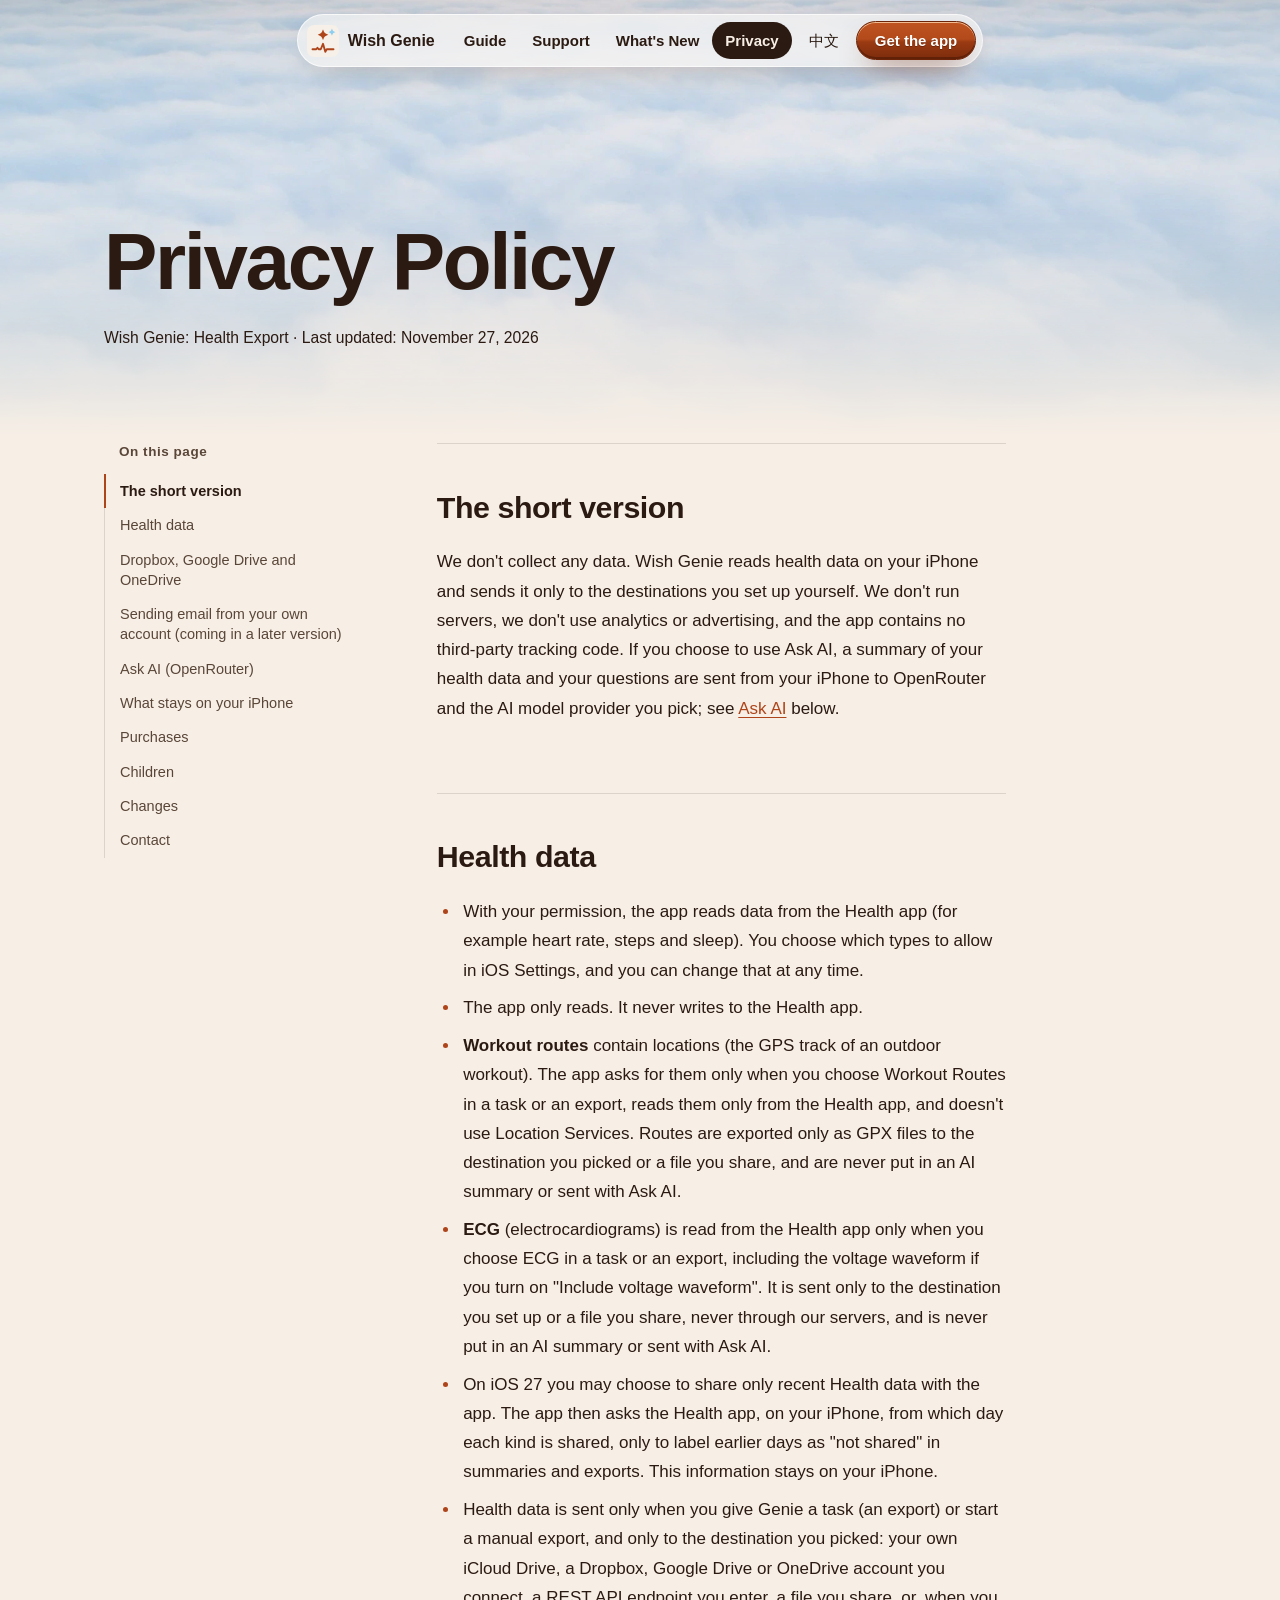
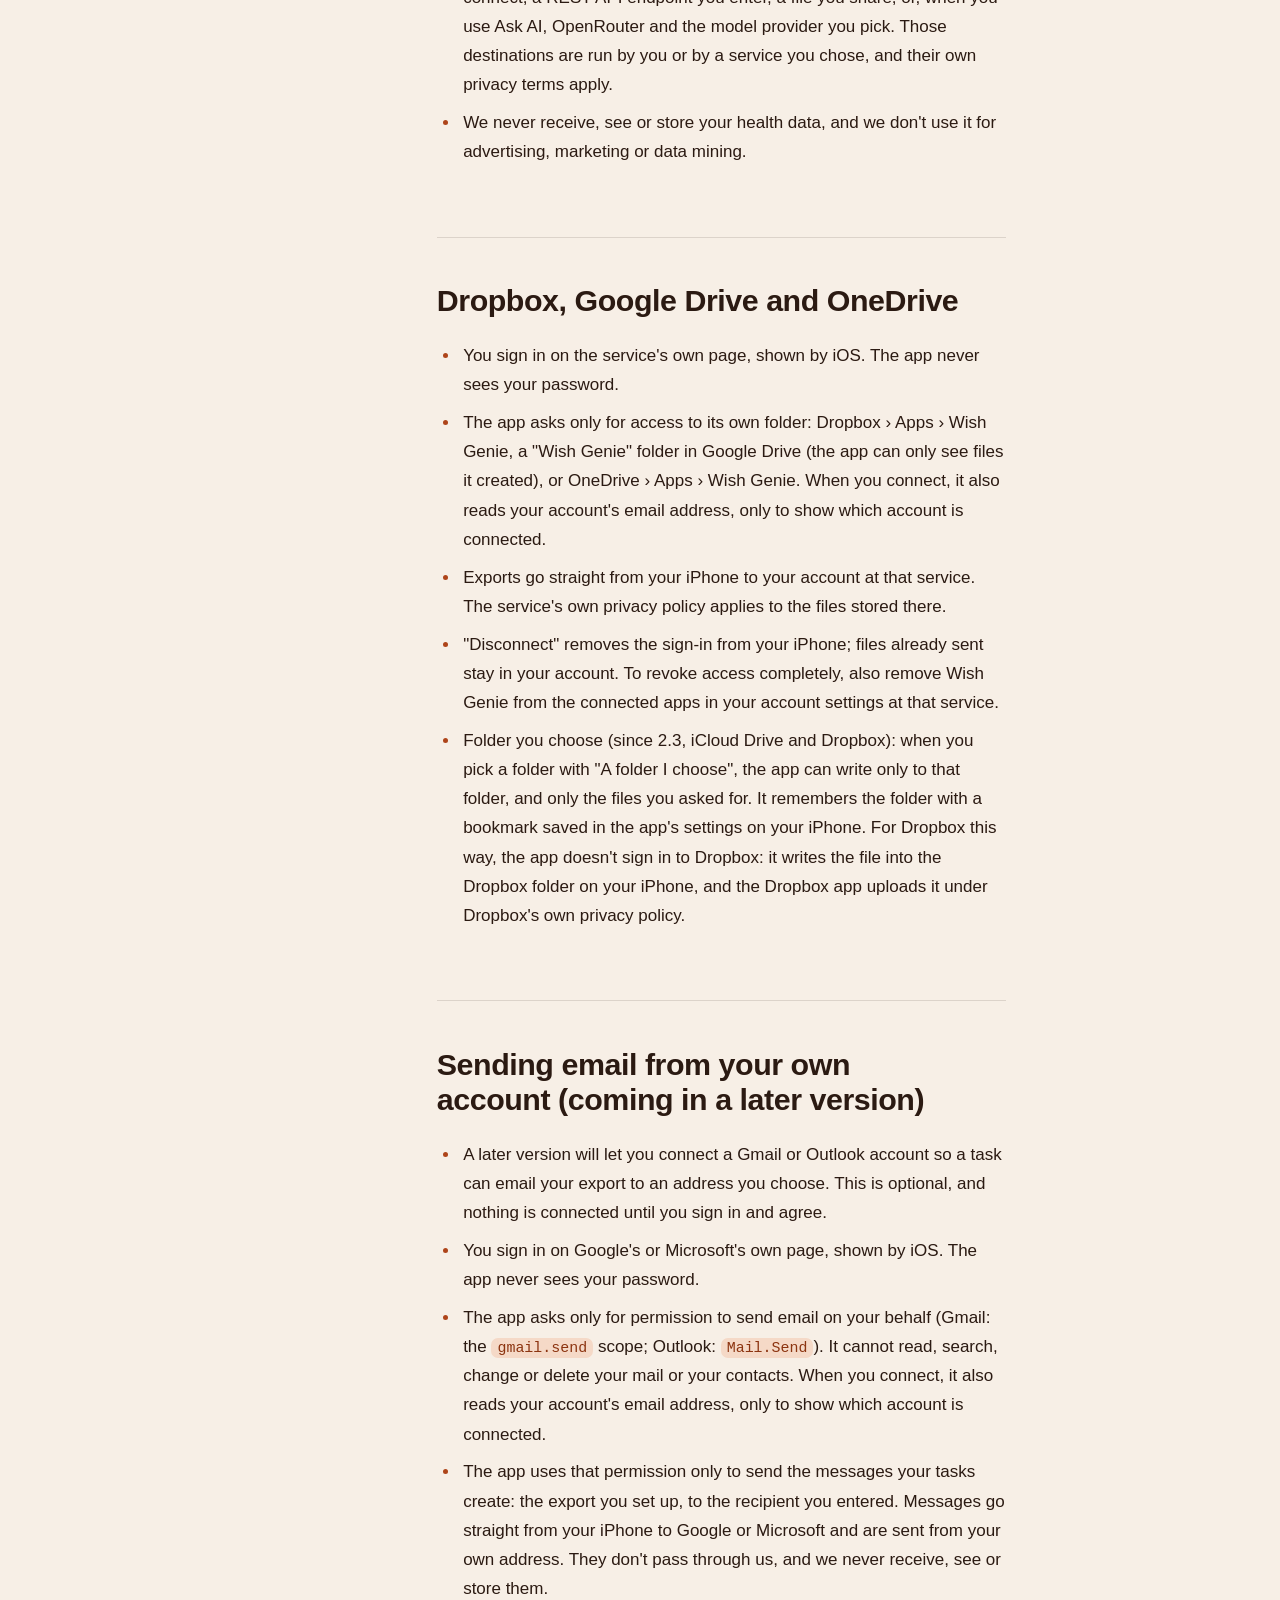
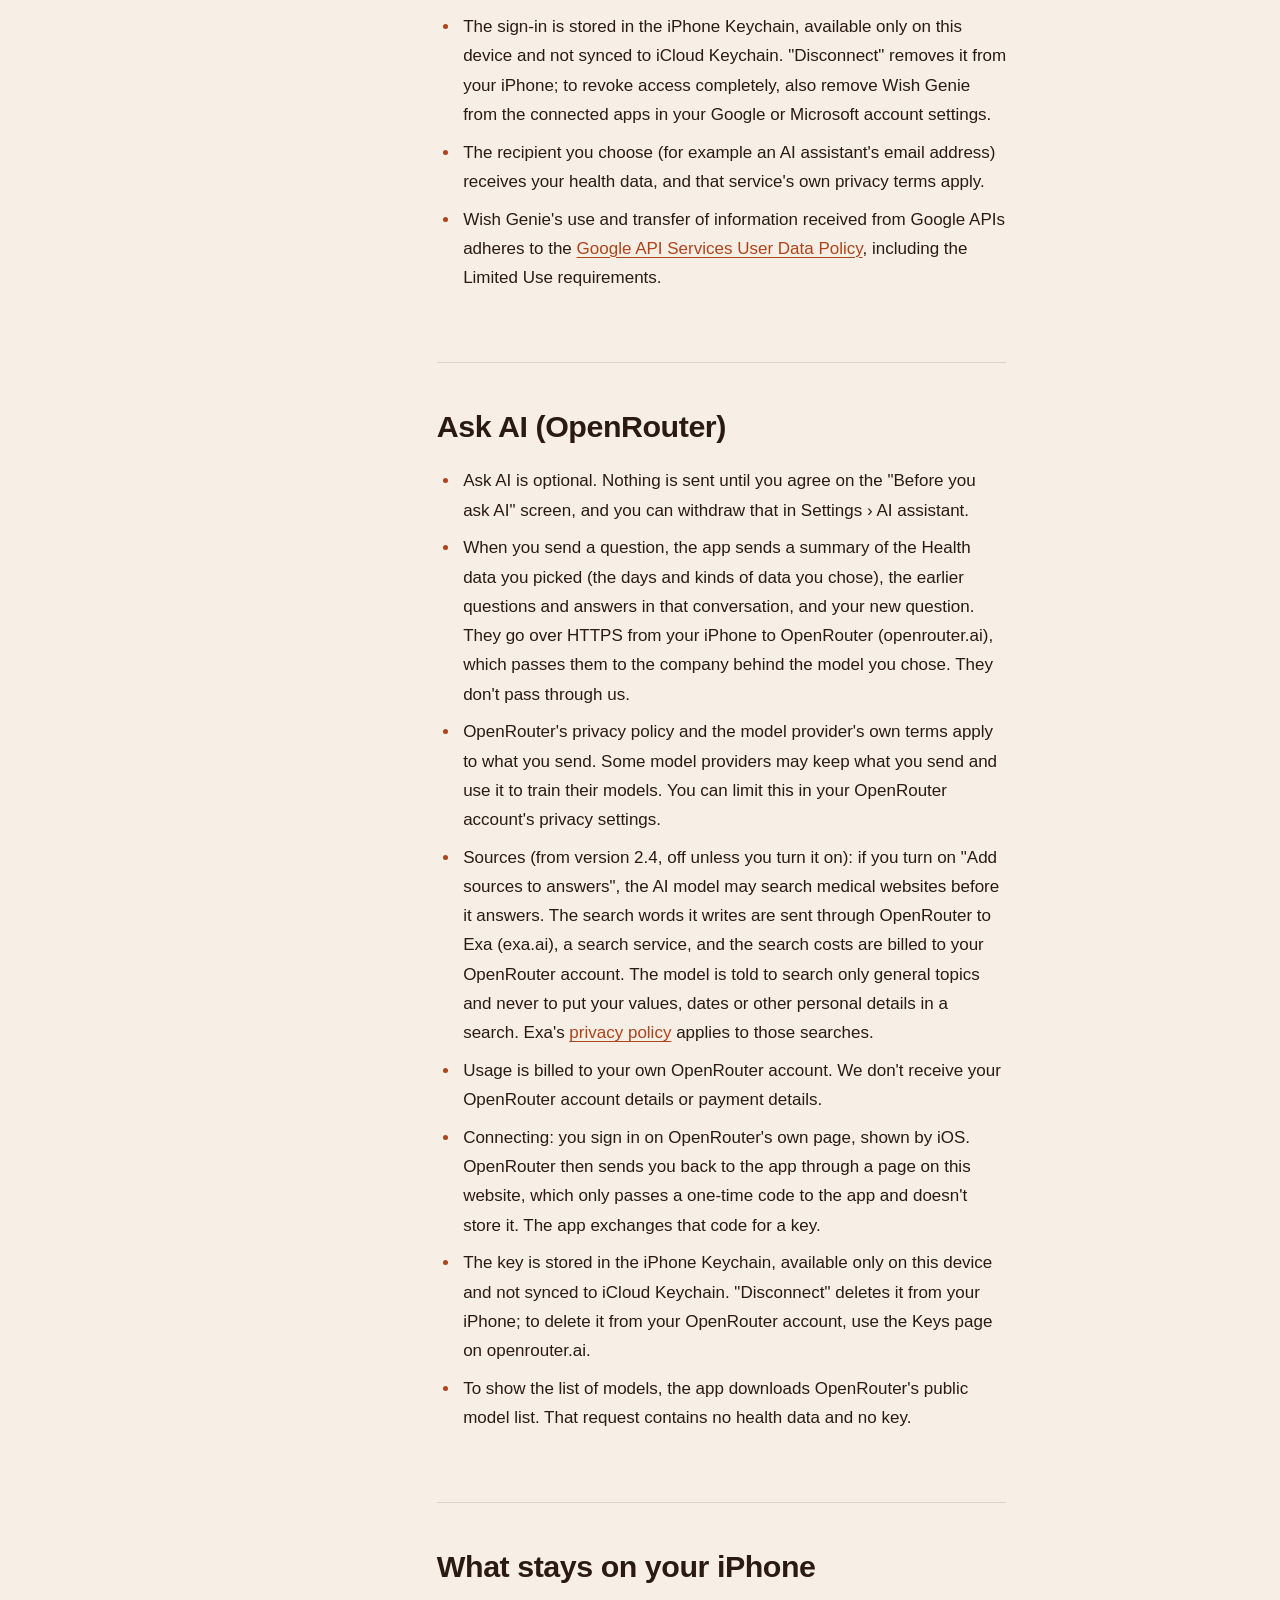
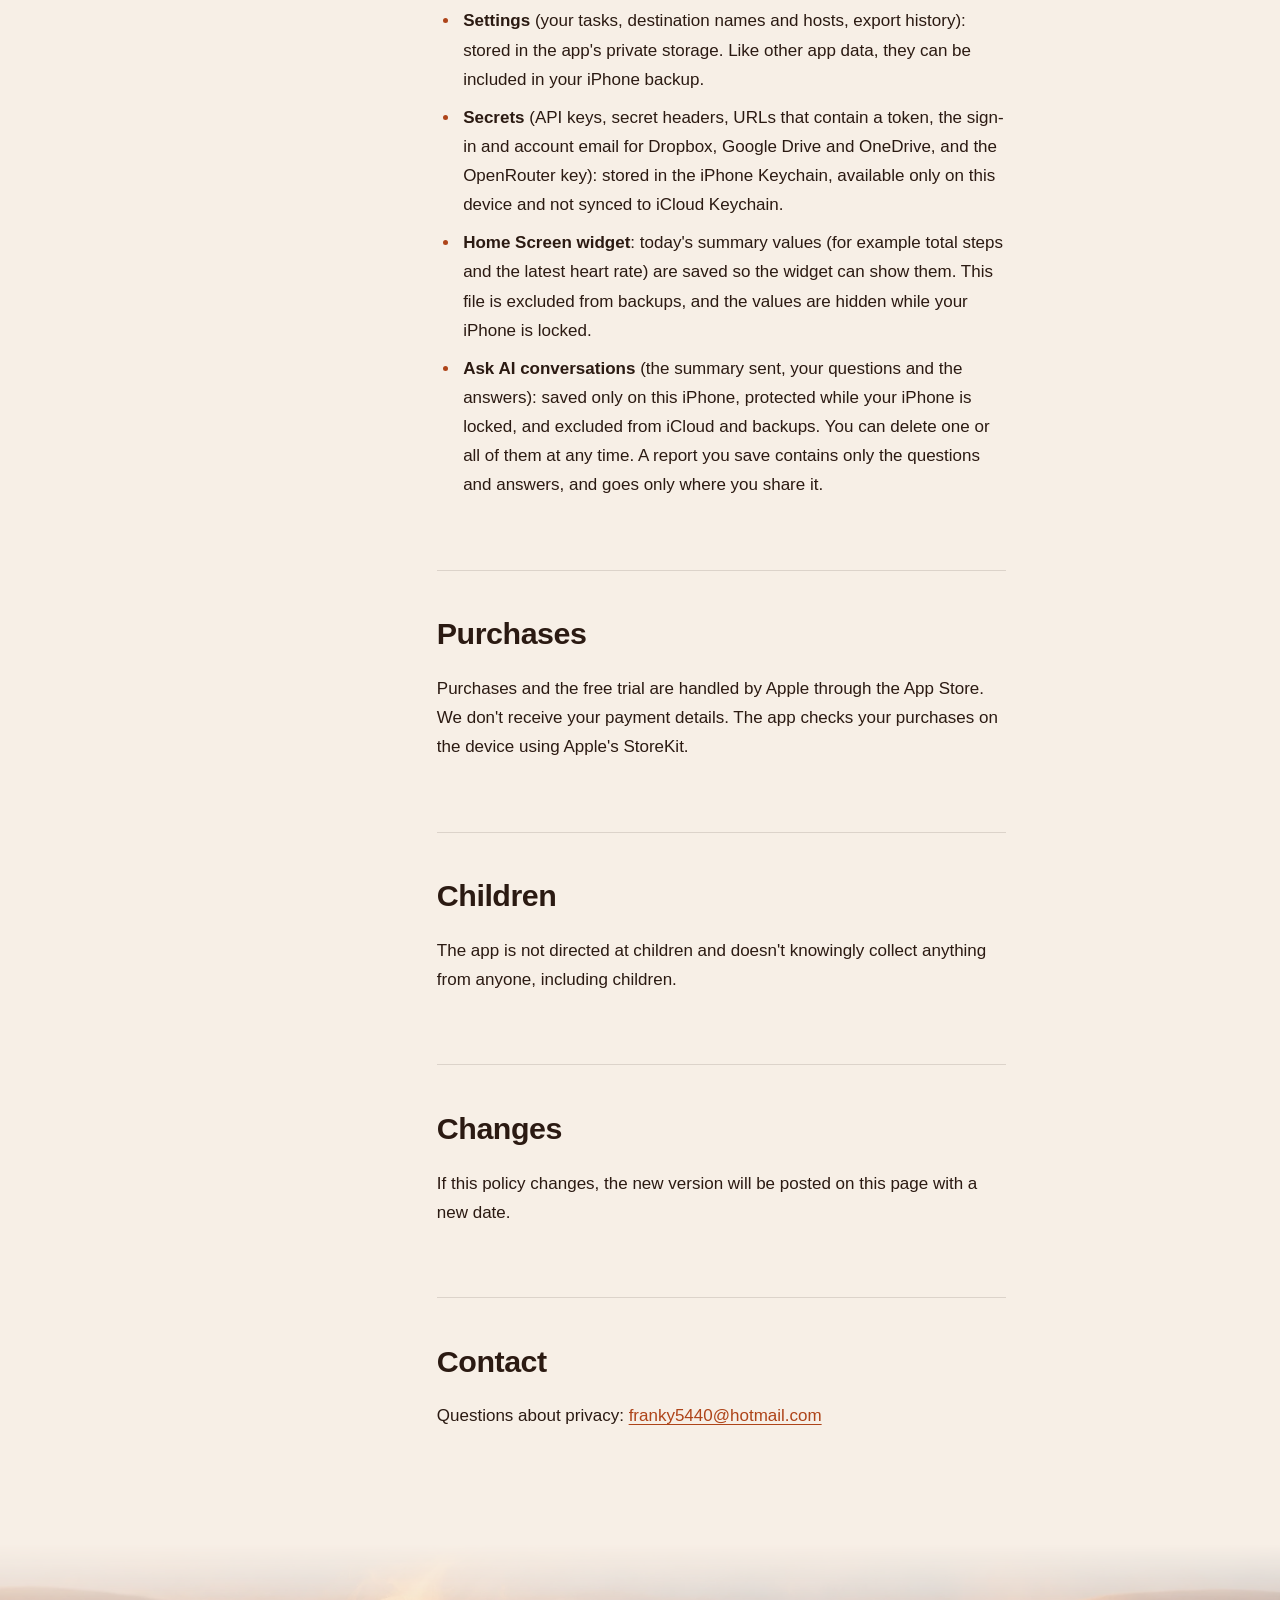
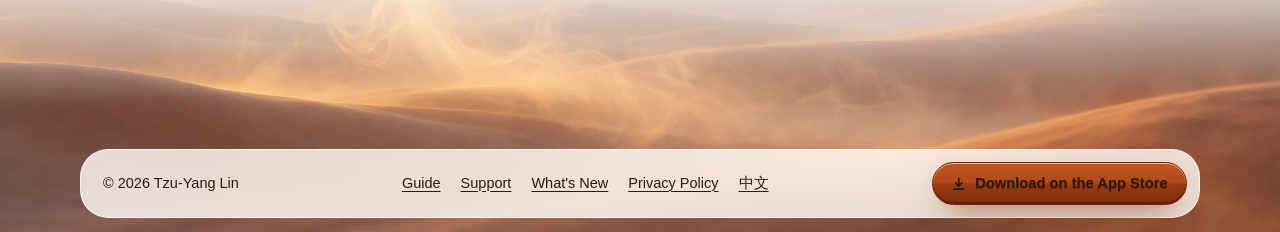
<file: privacy/index.html>
<!DOCTYPE html>
<html lang="en">
<head>
<meta charset="utf-8">
<meta name="viewport" content="width=device-width, initial-scale=1">
<title>Privacy Policy · Wish Genie: Health Export</title>
<meta name="theme-color" content="#F7EFE6" media="(prefers-color-scheme: light)">
<meta name="theme-color" content="#17100C" media="(prefers-color-scheme: dark)">
<link rel="icon" href="../assets/icon.svg" type="image/svg+xml">
<link rel="apple-touch-icon" href="../assets/icon-180.png">
<link rel="stylesheet" href="../style.css">
<script src="../site.js"></script>
</head>
<body>
<header class="nav">
<a class="skip" href="#content">Skip to content</a>
<div class="nav-pill">
<a class="nav-brand" href="../"><img src="../assets/icon.svg" width="32" height="32" alt=""><span>Wish Genie</span></a>
<nav class="nav-links" aria-label="Main"><a href="../guide/">Guide</a><a href="../support/">Support</a><a href="../changelog/">What's New</a><a href="../privacy/" aria-current="page">Privacy</a></nav>
<a class="nav-lang" href="../zh/privacy/" lang="zh-Hant" hreflang="zh-Hant">中文</a>
<a class="nav-cta" href="https://apps.apple.com/app/id6830697434">Get the app</a>
</div>
</header>
<main id="content" class="doc">
<div class="doc-hero">
<picture class="doc-hero-bg"><source media="(max-aspect-ratio: 4/5)" srcset="../assets/bg/clouds-tall.webp"><img src="../assets/bg/clouds-wide.webp" width="2048" height="1152" alt="" fetchpriority="high"></picture>
<div class="wrap">
<h1>Privacy Policy</h1>
<p class="meta">Wish Genie: Health Export · Last updated: November 27, 2026</p>
</div>
</div>
<div class="wrap doc-grid">
<nav class="toc" aria-label="On this page"><details open><summary>On this page</summary>
<ul>
<li><a href="#the-short-version">The short version</a></li>
<li><a href="#health-data">Health data</a></li>
<li><a href="#dropbox-google-drive-and-onedrive">Dropbox, Google Drive and OneDrive</a></li>
<li><a href="#email">Sending email from your own account (coming in a later version)</a></li>
<li><a href="#ask-ai">Ask AI (OpenRouter)</a></li>
<li><a href="#what-stays-on-your-iphone">What stays on your iPhone</a></li>
<li><a href="#purchases">Purchases</a></li>
<li><a href="#children">Children</a></li>
<li><a href="#changes">Changes</a></li>
<li><a href="#contact">Contact</a></li>
</ul>
</details></nav>
<article class="prose">
<h2 id="the-short-version">The short version</h2>
<p>We don't collect any data. Wish Genie reads health data on your iPhone and sends it only to the destinations you set up yourself. We don't run servers, we don't use analytics or advertising, and the app contains no third-party tracking code. If you choose to use Ask AI, a summary of your health data and your questions are sent from your iPhone to OpenRouter and the AI model provider you pick; see <a href="#ask-ai">Ask AI</a> below.</p>

<h2 id="health-data">Health data</h2>
<ul>
<li>With your permission, the app reads data from the Health app (for example heart rate, steps and sleep). You choose which types to allow in iOS Settings, and you can change that at any time.</li>
<li>The app only reads. It never writes to the Health app.</li>
<li id="routes"><strong>Workout routes</strong> contain locations (the GPS track of an outdoor workout). The app asks for them only when you choose Workout Routes in a task or an export, reads them only from the Health app, and doesn't use Location Services. Routes are exported only as GPX files to the destination you picked or a file you share, and are never put in an AI summary or sent with Ask AI.</li>
<li id="ecg"><strong>ECG</strong> (electrocardiograms) is read from the Health app only when you choose ECG in a task or an export, including the voltage waveform if you turn on "Include voltage waveform". It is sent only to the destination you set up or a file you share, never through our servers, and is never put in an AI summary or sent with Ask AI.</li>
<li>On iOS 27 you may choose to share only recent Health data with the app. The app then asks the Health app, on your iPhone, from which day each kind is shared, only to label earlier days as "not shared" in summaries and exports. This information stays on your iPhone.</li>
<li>Health data is sent only when you give Genie a task (an export) or start a manual export, and only to the destination you picked: your own iCloud Drive, a Dropbox, Google Drive or OneDrive account you connect, a REST API endpoint you enter, a file you share, or, when you use Ask AI, OpenRouter and the model provider you pick. Those destinations are run by you or by a service you chose, and their own privacy terms apply.</li>
<li>We never receive, see or store your health data, and we don't use it for advertising, marketing or data mining.</li>
</ul>

<h2 id="dropbox-google-drive-and-onedrive">Dropbox, Google Drive and OneDrive</h2>
<ul>
<li>You sign in on the service's own page, shown by iOS. The app never sees your password.</li>
<li>The app asks only for access to its own folder: Dropbox › Apps › Wish Genie, a "Wish Genie" folder in Google Drive (the app can only see files it created), or OneDrive › Apps › Wish Genie. When you connect, it also reads your account's email address, only to show which account is connected.</li>
<li>Exports go straight from your iPhone to your account at that service. The service's own privacy policy applies to the files stored there.</li>
<li>"Disconnect" removes the sign-in from your iPhone; files already sent stay in your account. To revoke access completely, also remove Wish Genie from the connected apps in your account settings at that service.</li>
<li>Folder you choose (since 2.3, iCloud Drive and Dropbox): when you pick a folder with "A folder I choose", the app can write only to that folder, and only the files you asked for. It remembers the folder with a bookmark saved in the app's settings on your iPhone. For Dropbox this way, the app doesn't sign in to Dropbox: it writes the file into the Dropbox folder on your iPhone, and the Dropbox app uploads it under Dropbox's own privacy policy.</li>
</ul>

<h2 id="email">Sending email from your own account (coming in a later version)</h2>
<ul>
<li>A later version will let you connect a Gmail or Outlook account so a task can email your export to an address you choose. This is optional, and nothing is connected until you sign in and agree.</li>
<li>You sign in on Google's or Microsoft's own page, shown by iOS. The app never sees your password.</li>
<li>The app asks only for permission to send email on your behalf (Gmail: the <code>gmail.send</code> scope; Outlook: <code>Mail.Send</code>). It cannot read, search, change or delete your mail or your contacts. When you connect, it also reads your account's email address, only to show which account is connected.</li>
<li>The app uses that permission only to send the messages your tasks create: the export you set up, to the recipient you entered. Messages go straight from your iPhone to Google or Microsoft and are sent from your own address. They don't pass through us, and we never receive, see or store them.</li>
<li>The sign-in is stored in the iPhone Keychain, available only on this device and not synced to iCloud Keychain. "Disconnect" removes it from your iPhone; to revoke access completely, also remove Wish Genie from the connected apps in your Google or Microsoft account settings.</li>
<li>The recipient you choose (for example an AI assistant's email address) receives your health data, and that service's own privacy terms apply.</li>
<li>Wish Genie's use and transfer of information received from Google APIs adheres to the <a href="https://developers.google.com/terms/api-services-user-data-policy">Google API Services User Data Policy</a>, including the Limited Use requirements.</li>
</ul>

<h2 id="ask-ai">Ask AI (OpenRouter)</h2>
<ul>
<li>Ask AI is optional. Nothing is sent until you agree on the "Before you ask AI" screen, and you can withdraw that in Settings › AI assistant.</li>
<li>When you send a question, the app sends a summary of the Health data you picked (the days and kinds of data you chose), the earlier questions and answers in that conversation, and your new question. They go over HTTPS from your iPhone to OpenRouter (openrouter.ai), which passes them to the company behind the model you chose. They don't pass through us.</li>
<li>OpenRouter's privacy policy and the model provider's own terms apply to what you send. Some model providers may keep what you send and use it to train their models. You can limit this in your OpenRouter account's privacy settings.</li>
<li>Sources (from version 2.4, off unless you turn it on): if you turn on "Add sources to answers", the AI model may search medical websites before it answers. The search words it writes are sent through OpenRouter to Exa (exa.ai), a search service, and the search costs are billed to your OpenRouter account. The model is told to search only general topics and never to put your values, dates or other personal details in a search. Exa's <a href="https://exa.ai/privacy-policy">privacy policy</a> applies to those searches.</li>
<li>Usage is billed to your own OpenRouter account. We don't receive your OpenRouter account details or payment details.</li>
<li>Connecting: you sign in on OpenRouter's own page, shown by iOS. OpenRouter then sends you back to the app through a page on this website, which only passes a one-time code to the app and doesn't store it. The app exchanges that code for a key.</li>
<li>The key is stored in the iPhone Keychain, available only on this device and not synced to iCloud Keychain. "Disconnect" deletes it from your iPhone; to delete it from your OpenRouter account, use the Keys page on openrouter.ai.</li>
<li>To show the list of models, the app downloads OpenRouter's public model list. That request contains no health data and no key.</li>
</ul>

<h2 id="what-stays-on-your-iphone">What stays on your iPhone</h2>
<ul>
<li><strong>Settings</strong> (your tasks, destination names and hosts, export history): stored in the app's private storage. Like other app data, they can be included in your iPhone backup.</li>
<li><strong>Secrets</strong> (API keys, secret headers, URLs that contain a token, the sign-in and account email for Dropbox, Google Drive and OneDrive, and the OpenRouter key): stored in the iPhone Keychain, available only on this device and not synced to iCloud Keychain.</li>
<li><strong>Home Screen widget</strong>: today's summary values (for example total steps and the latest heart rate) are saved so the widget can show them. This file is excluded from backups, and the values are hidden while your iPhone is locked.</li>
<li><strong>Ask AI conversations</strong> (the summary sent, your questions and the answers): saved only on this iPhone, protected while your iPhone is locked, and excluded from iCloud and backups. You can delete one or all of them at any time. A report you save contains only the questions and answers, and goes only where you share it.</li>
</ul>

<h2 id="purchases">Purchases</h2>
<p>Purchases and the free trial are handled by Apple through the App Store. We don't receive your payment details. The app checks your purchases on the device using Apple's StoreKit.</p>

<h2 id="children">Children</h2>
<p>The app is not directed at children and doesn't knowingly collect anything from anyone, including children.</p>

<h2 id="changes">Changes</h2>
<p>If this policy changes, the new version will be posted on this page with a new date.</p>

<h2 id="contact">Contact</h2>
<p>Questions about privacy: <a href="mailto:franky5440@hotmail.com">franky5440@hotmail.com</a></p>
</article>
</div>
</main>
<footer class="foot">
<img class="foot-bg" src="../assets/bg/dunes-wide.webp" width="2048" height="1152" alt="" loading="lazy" decoding="async">
<div class="foot-bar">
<span>© 2026 Tzu-Yang Lin</span>
<nav aria-label="Footer"><a href="../guide/">Guide</a><a href="../support/">Support</a><a href="../changelog/">What's New</a><a href="../privacy/">Privacy Policy</a><a href="../zh/privacy/" lang="zh-Hant" hreflang="zh-Hant">中文</a></nav>
<a class="btn btn-clay" href="https://apps.apple.com/app/id6830697434"><svg viewBox="0 0 20 20" aria-hidden="true"><path d="M10 3v10m0 0 4-4m-4 4-4-4M4 17h12" fill="none" stroke="currentColor" stroke-width="2.2" stroke-linecap="round" stroke-linejoin="round"/></svg>Download on the App Store</a>
</div>
</footer>
</body>
</html>
</file>
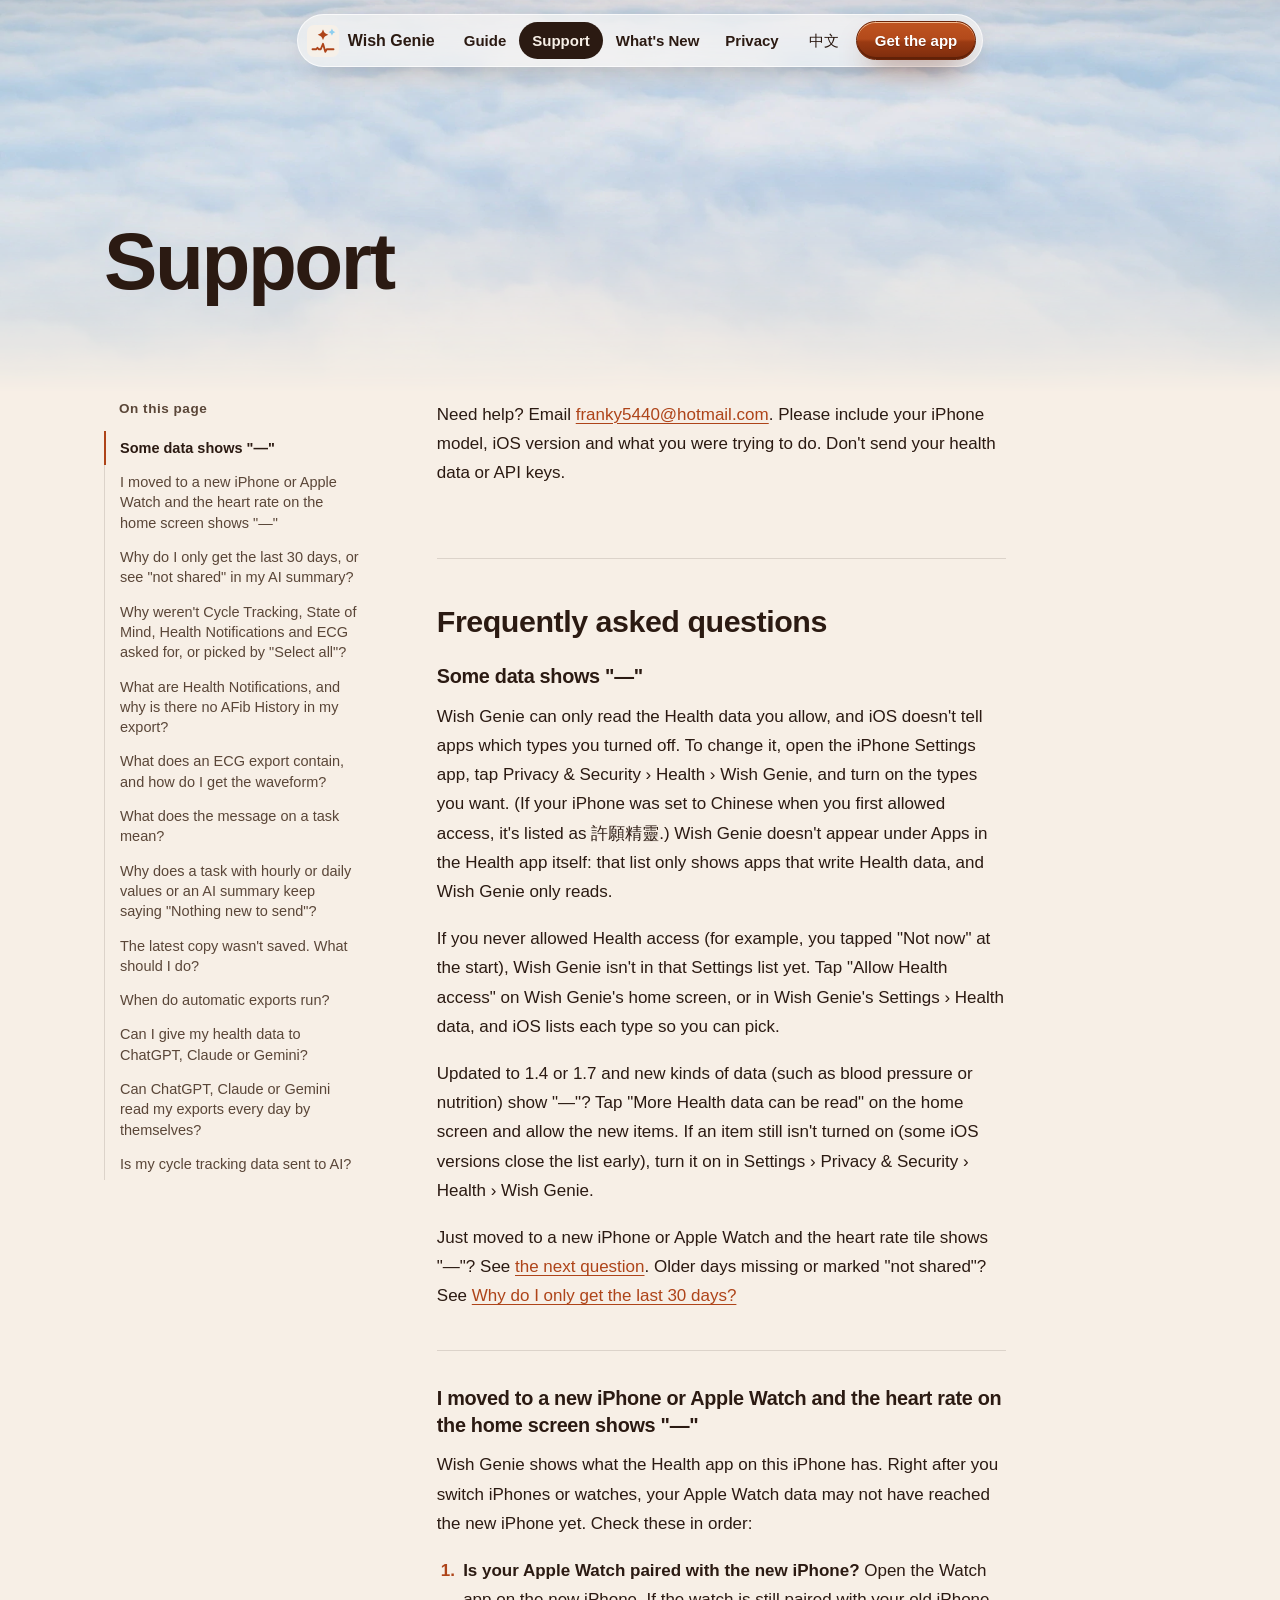
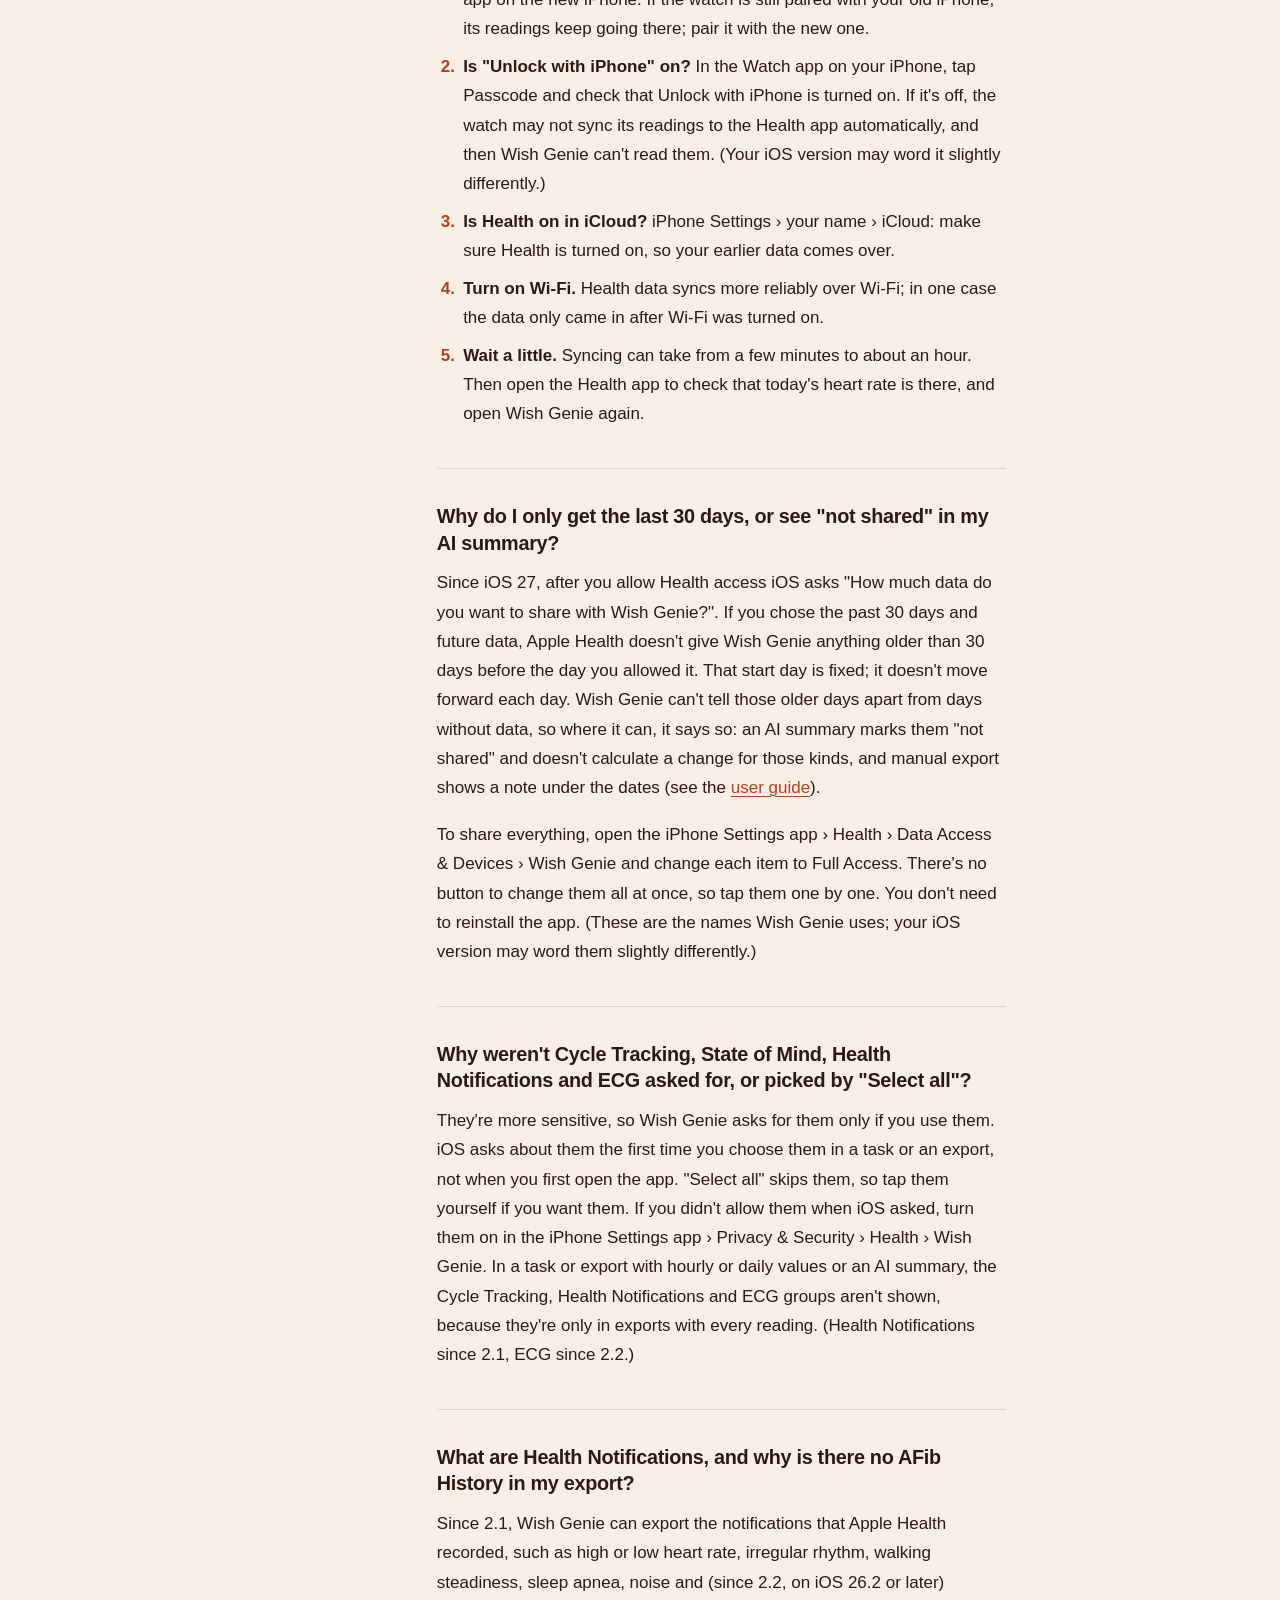
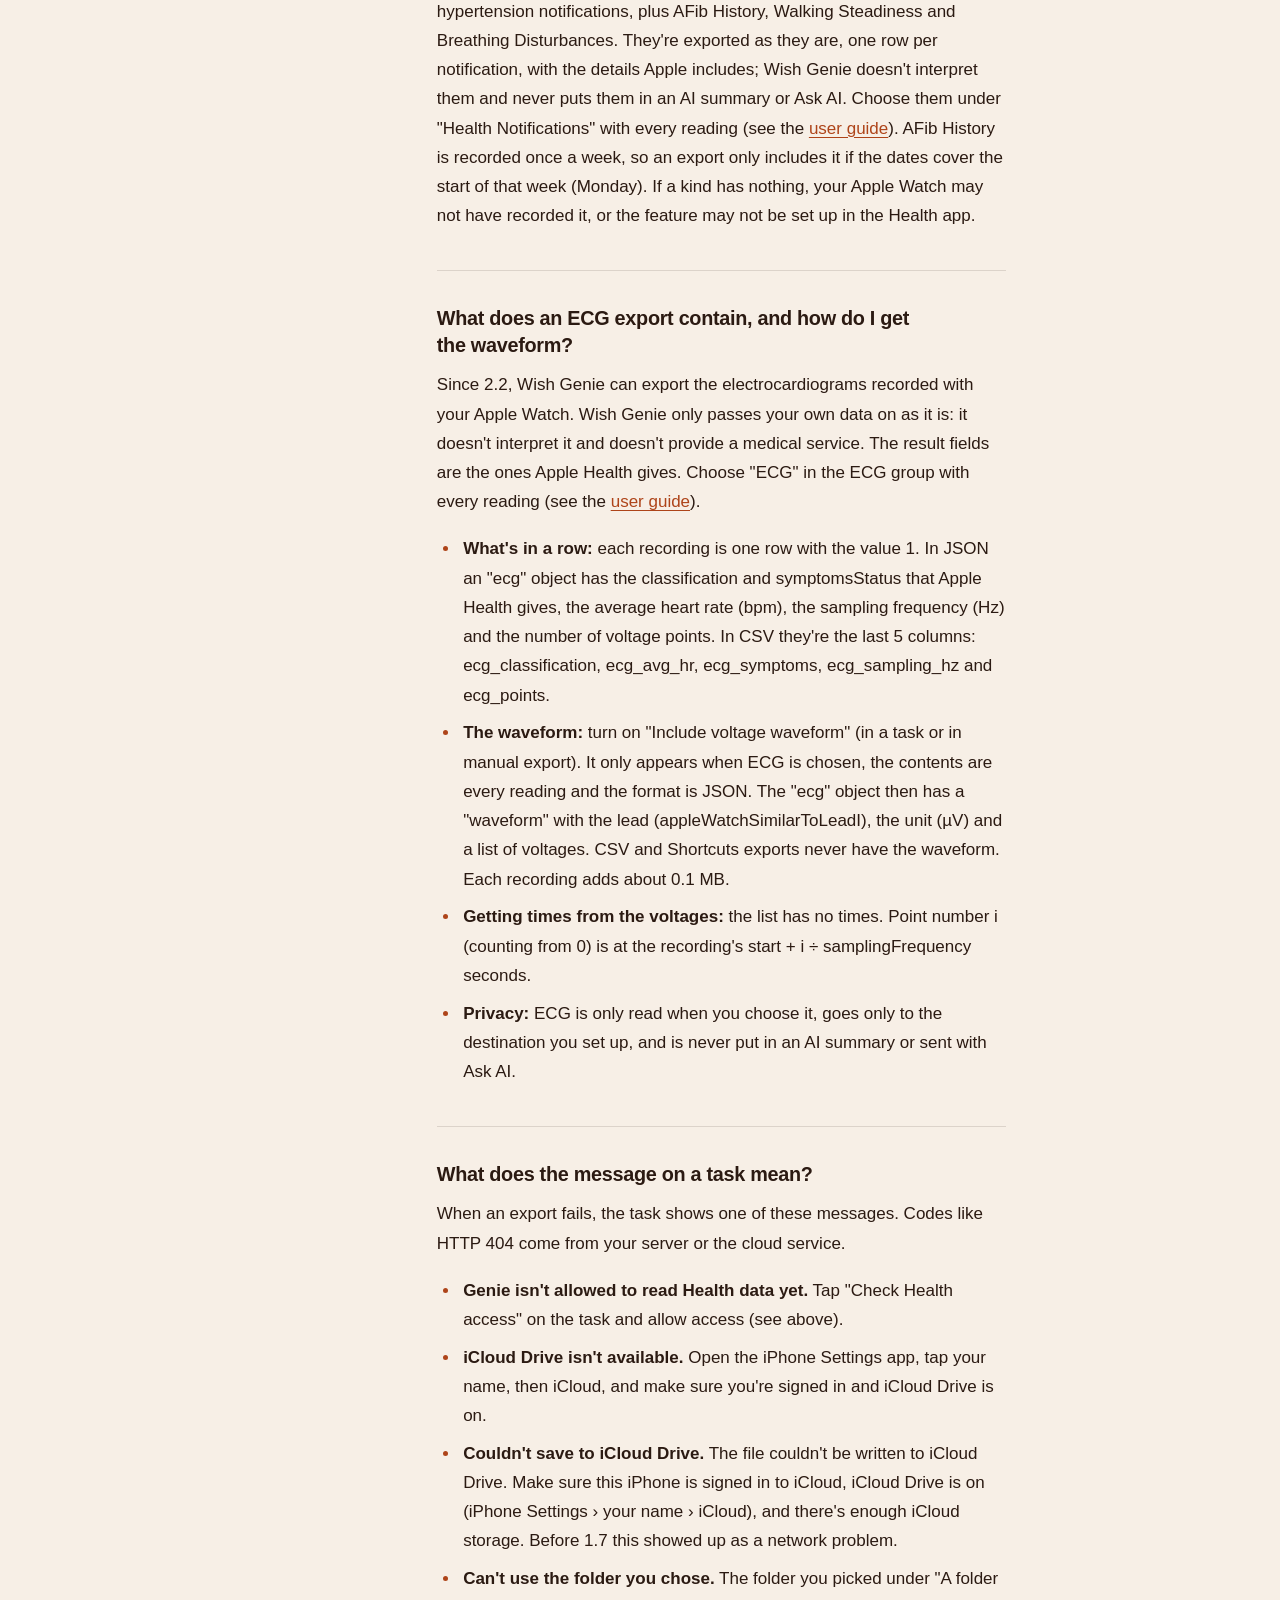
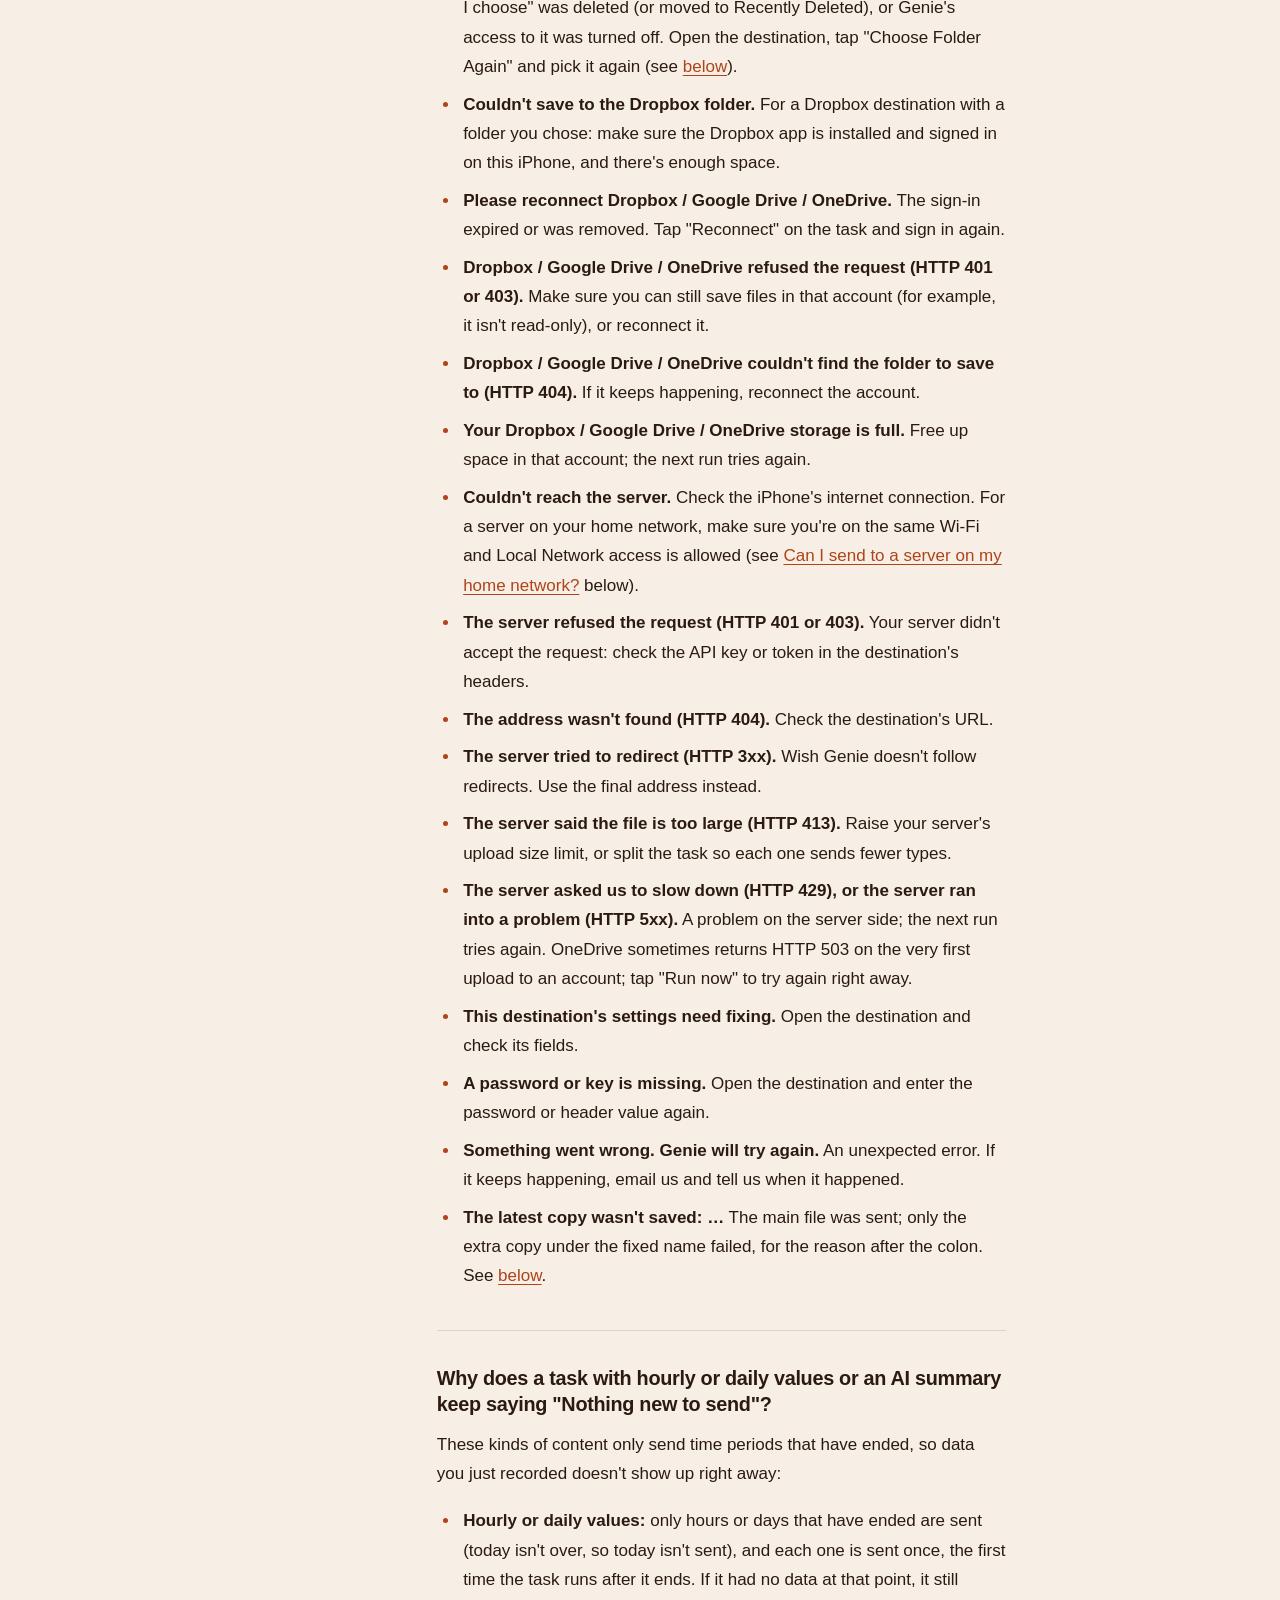
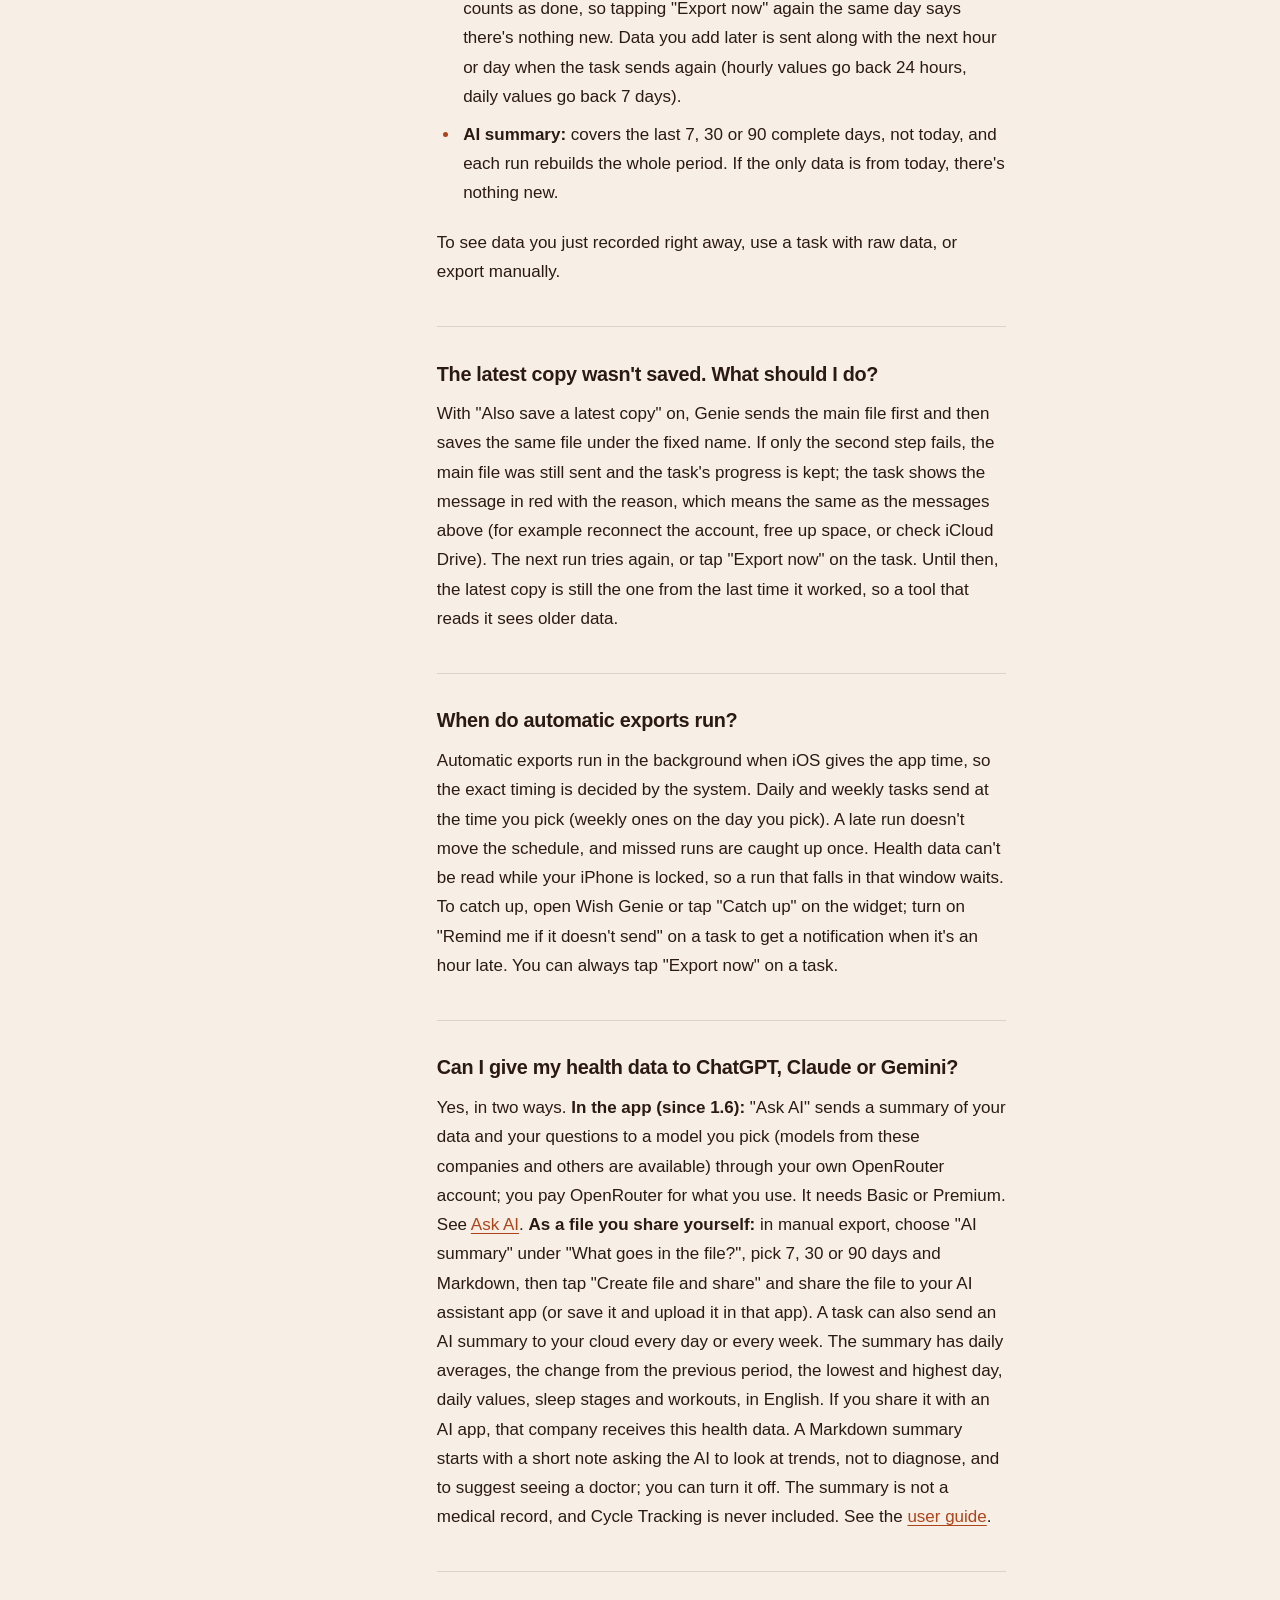
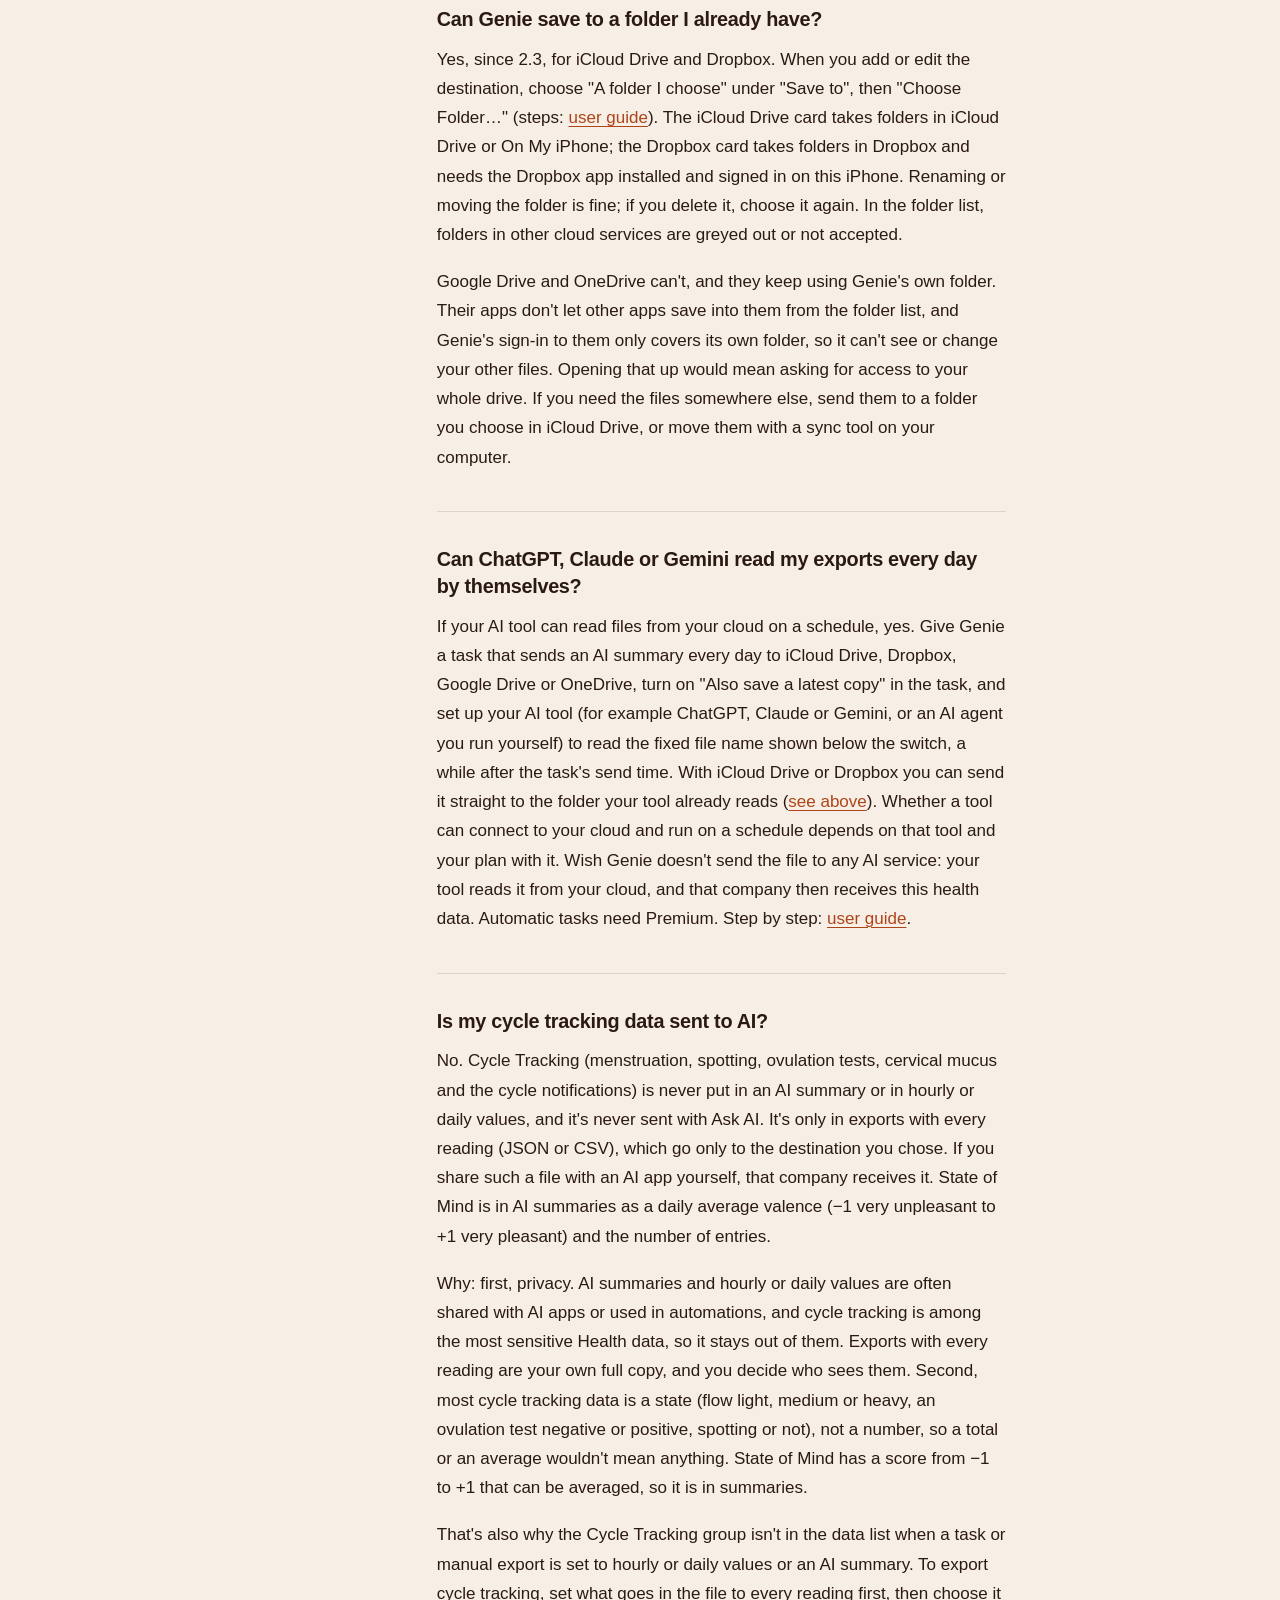
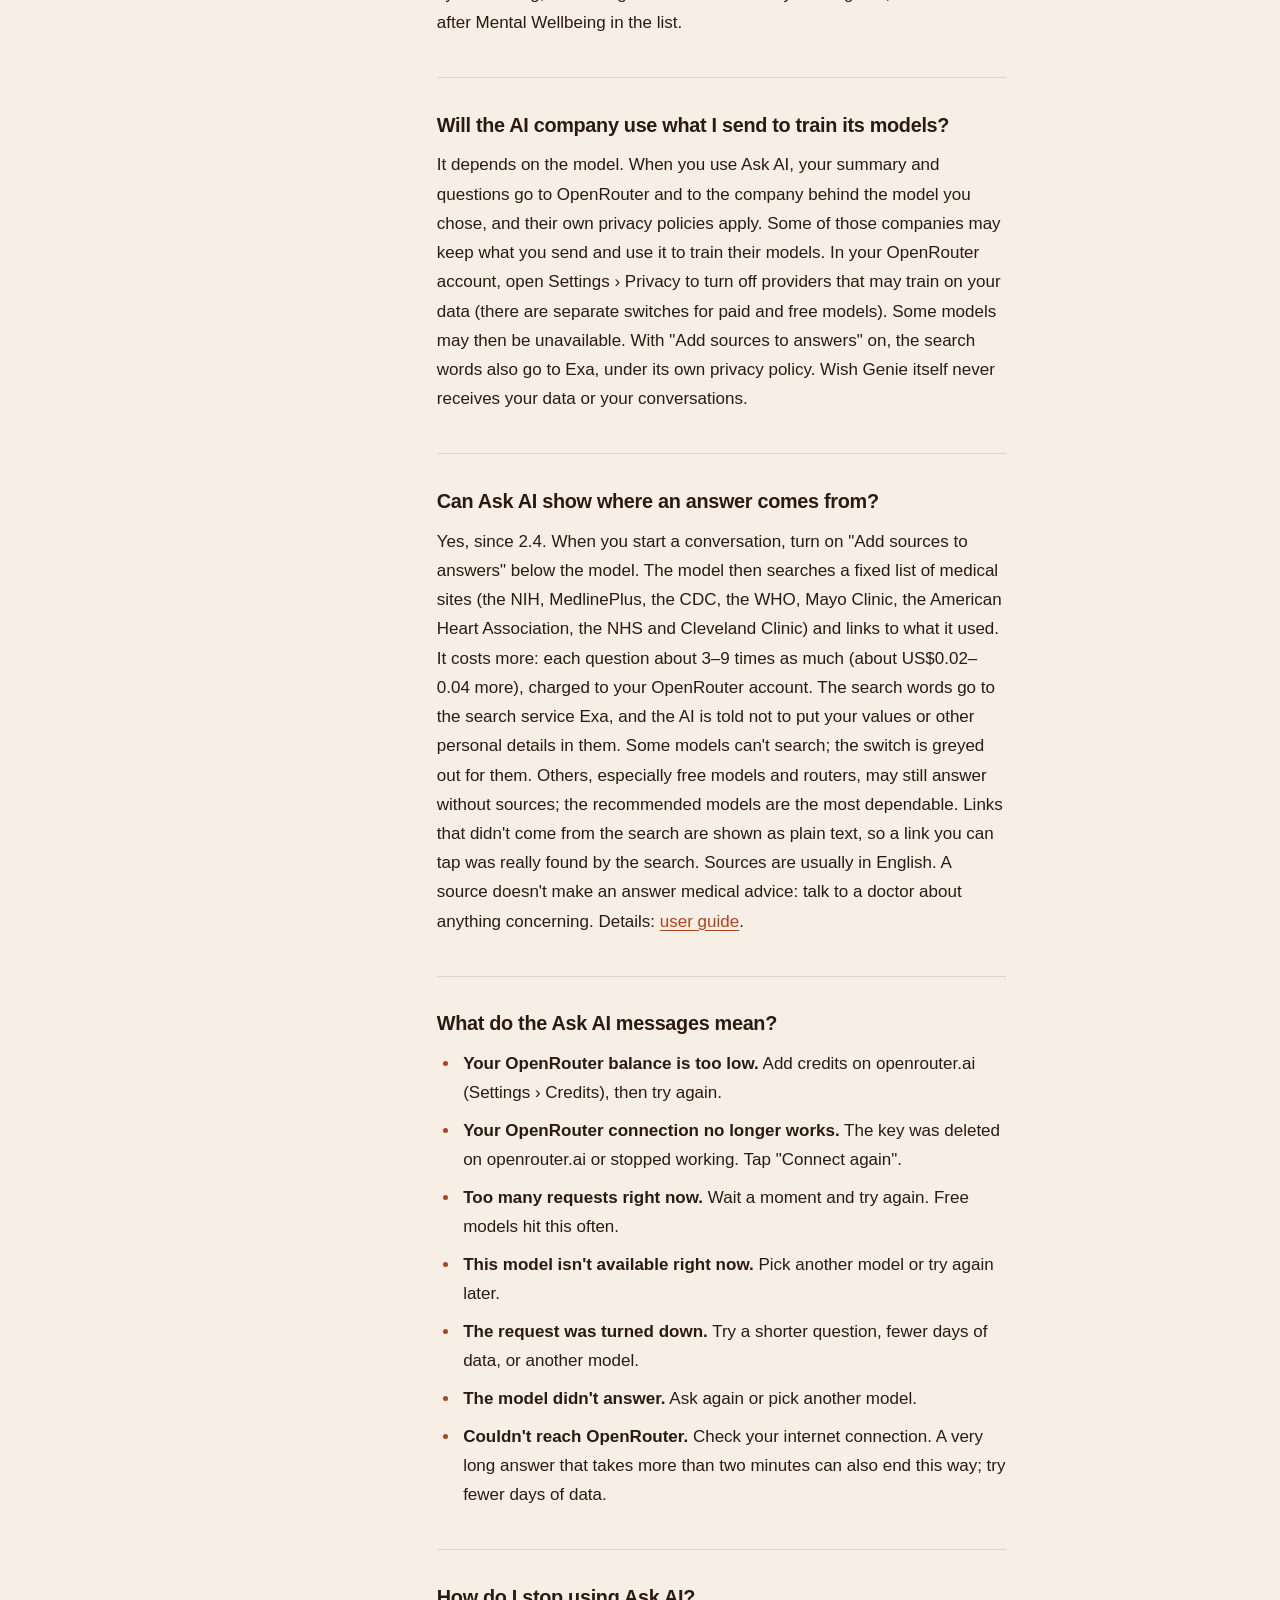
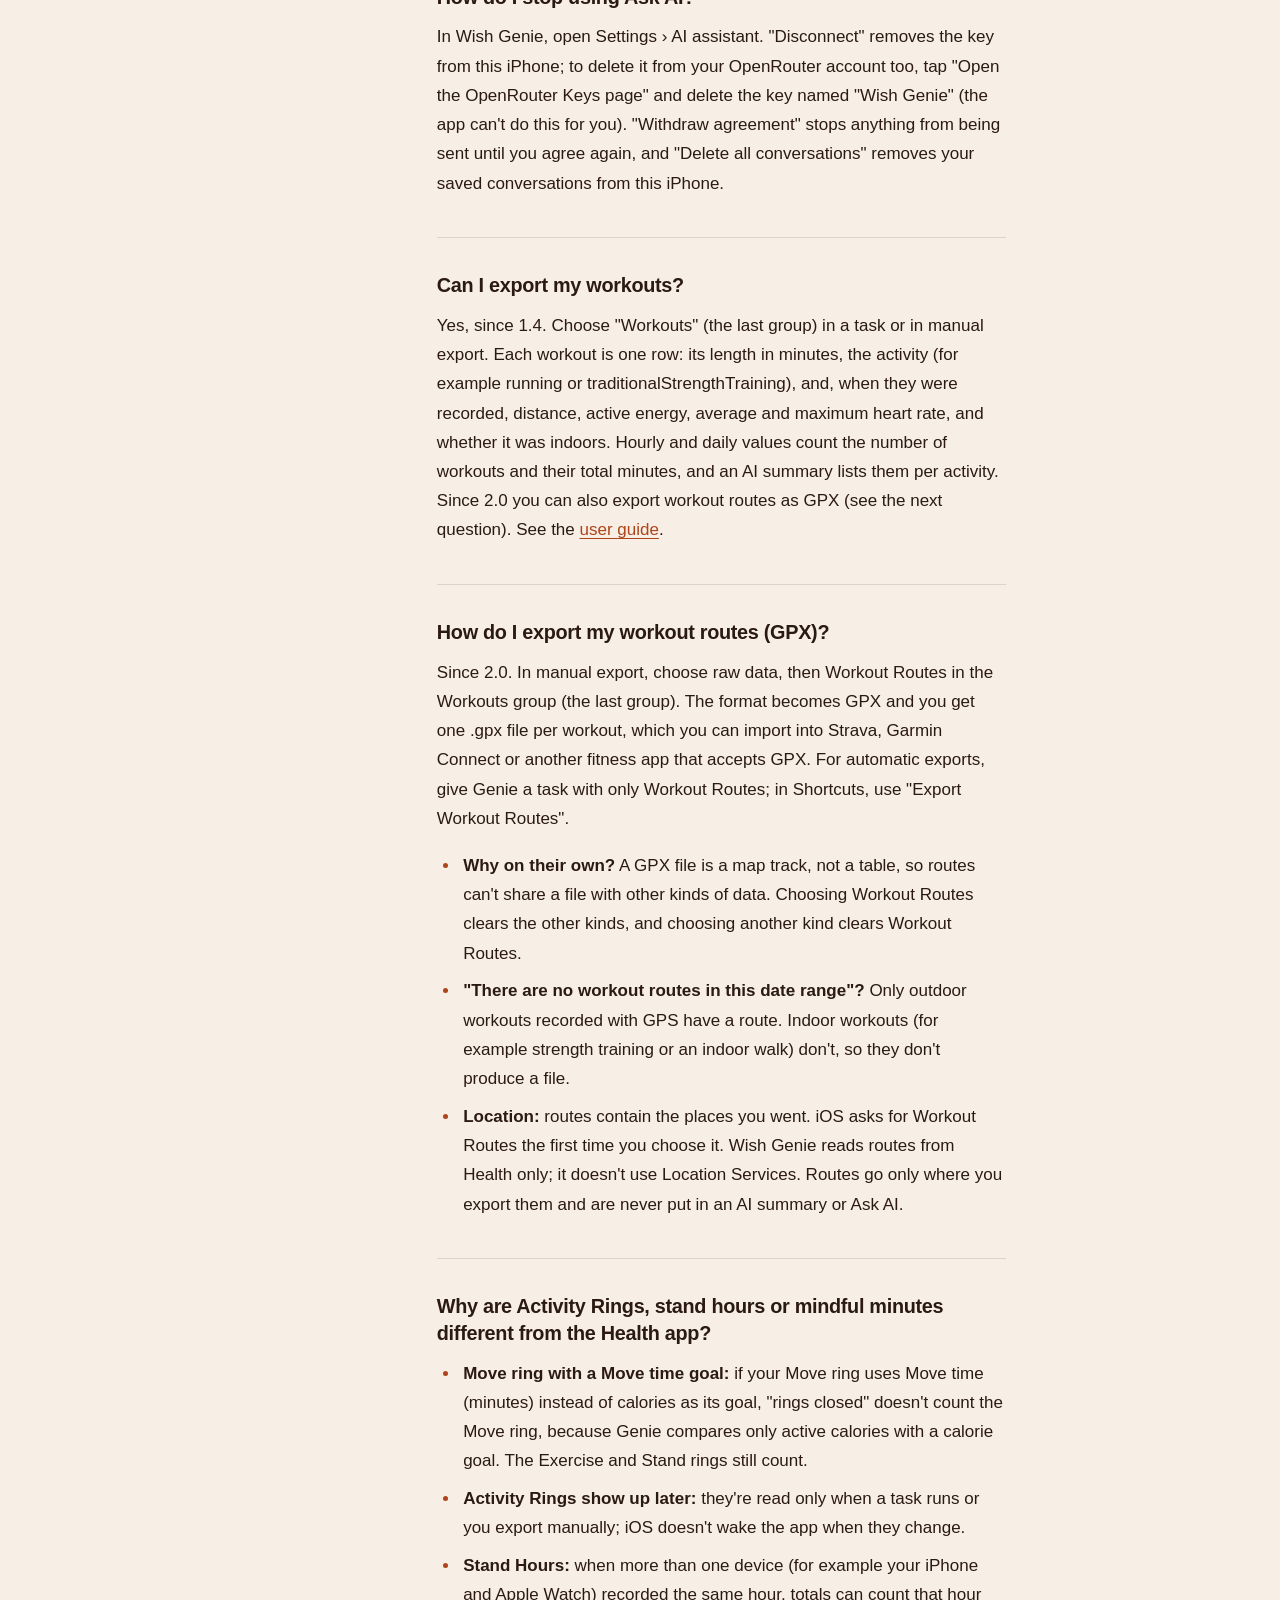
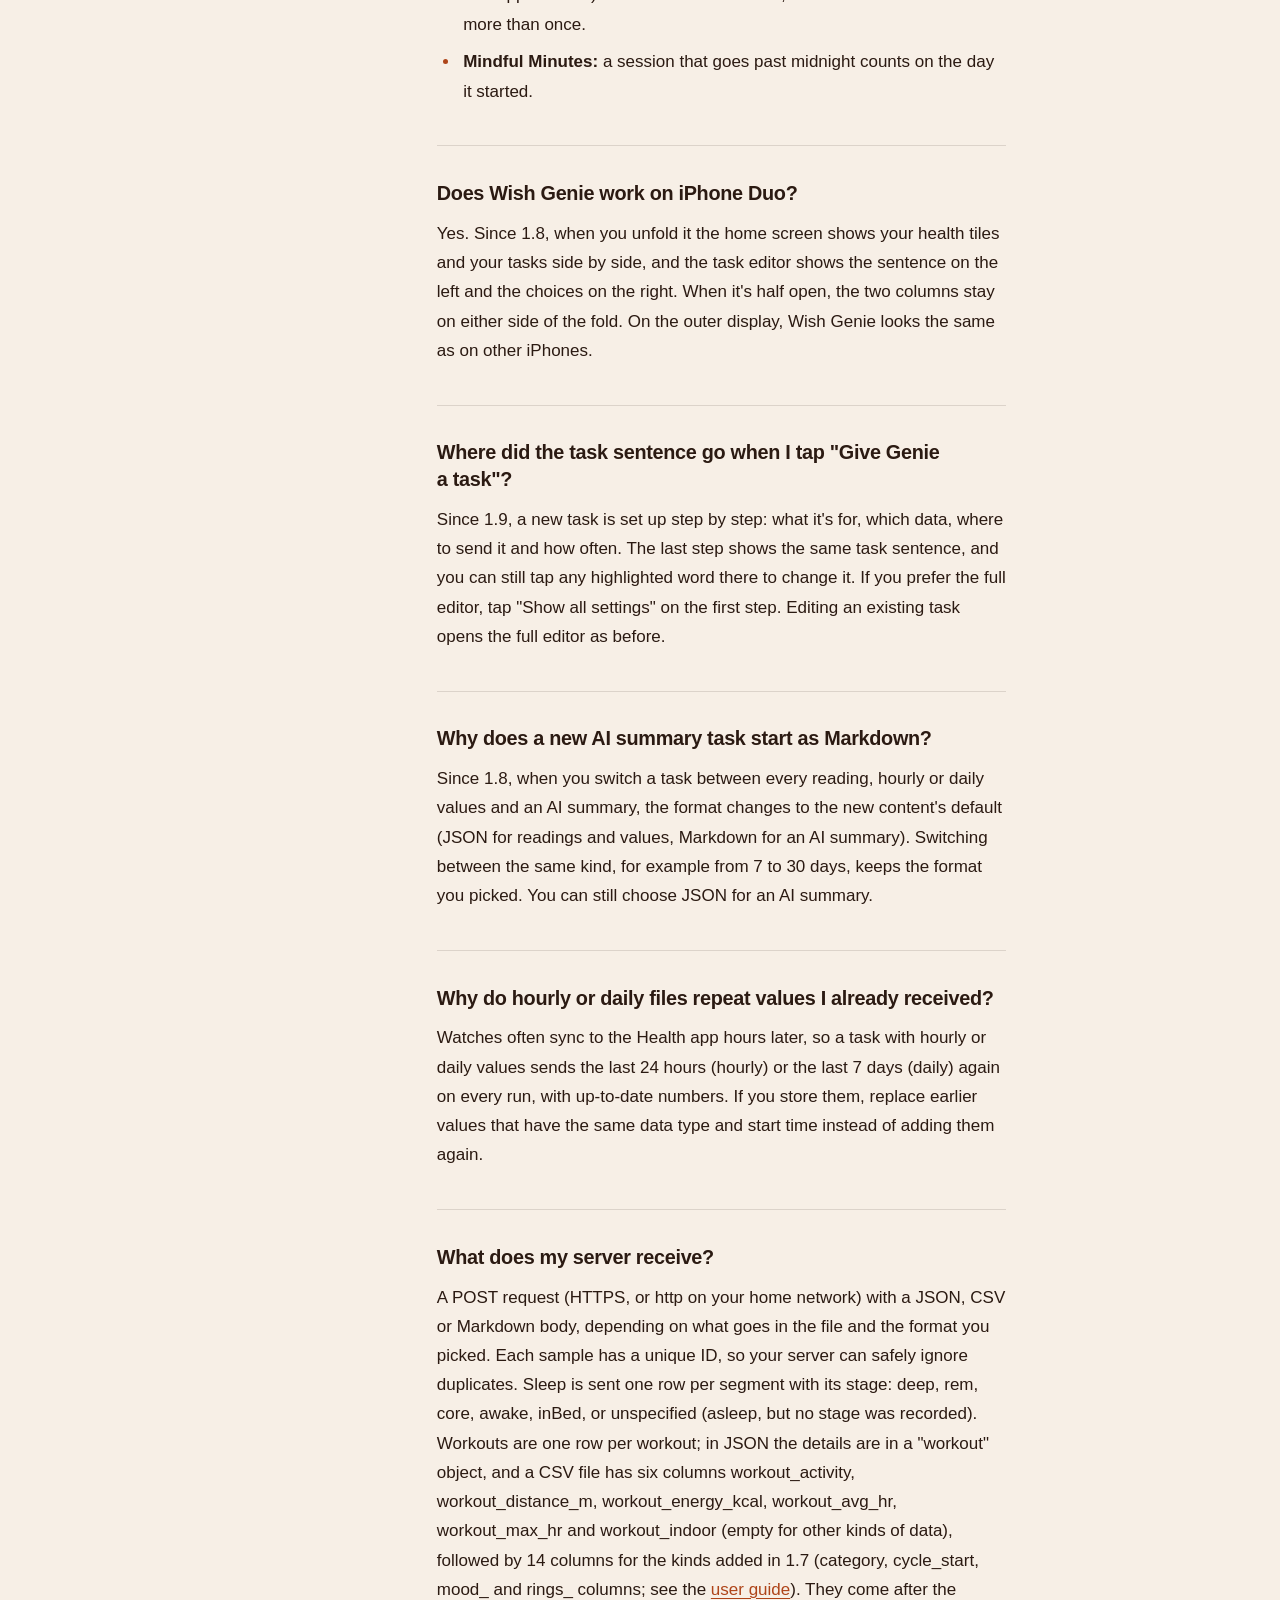
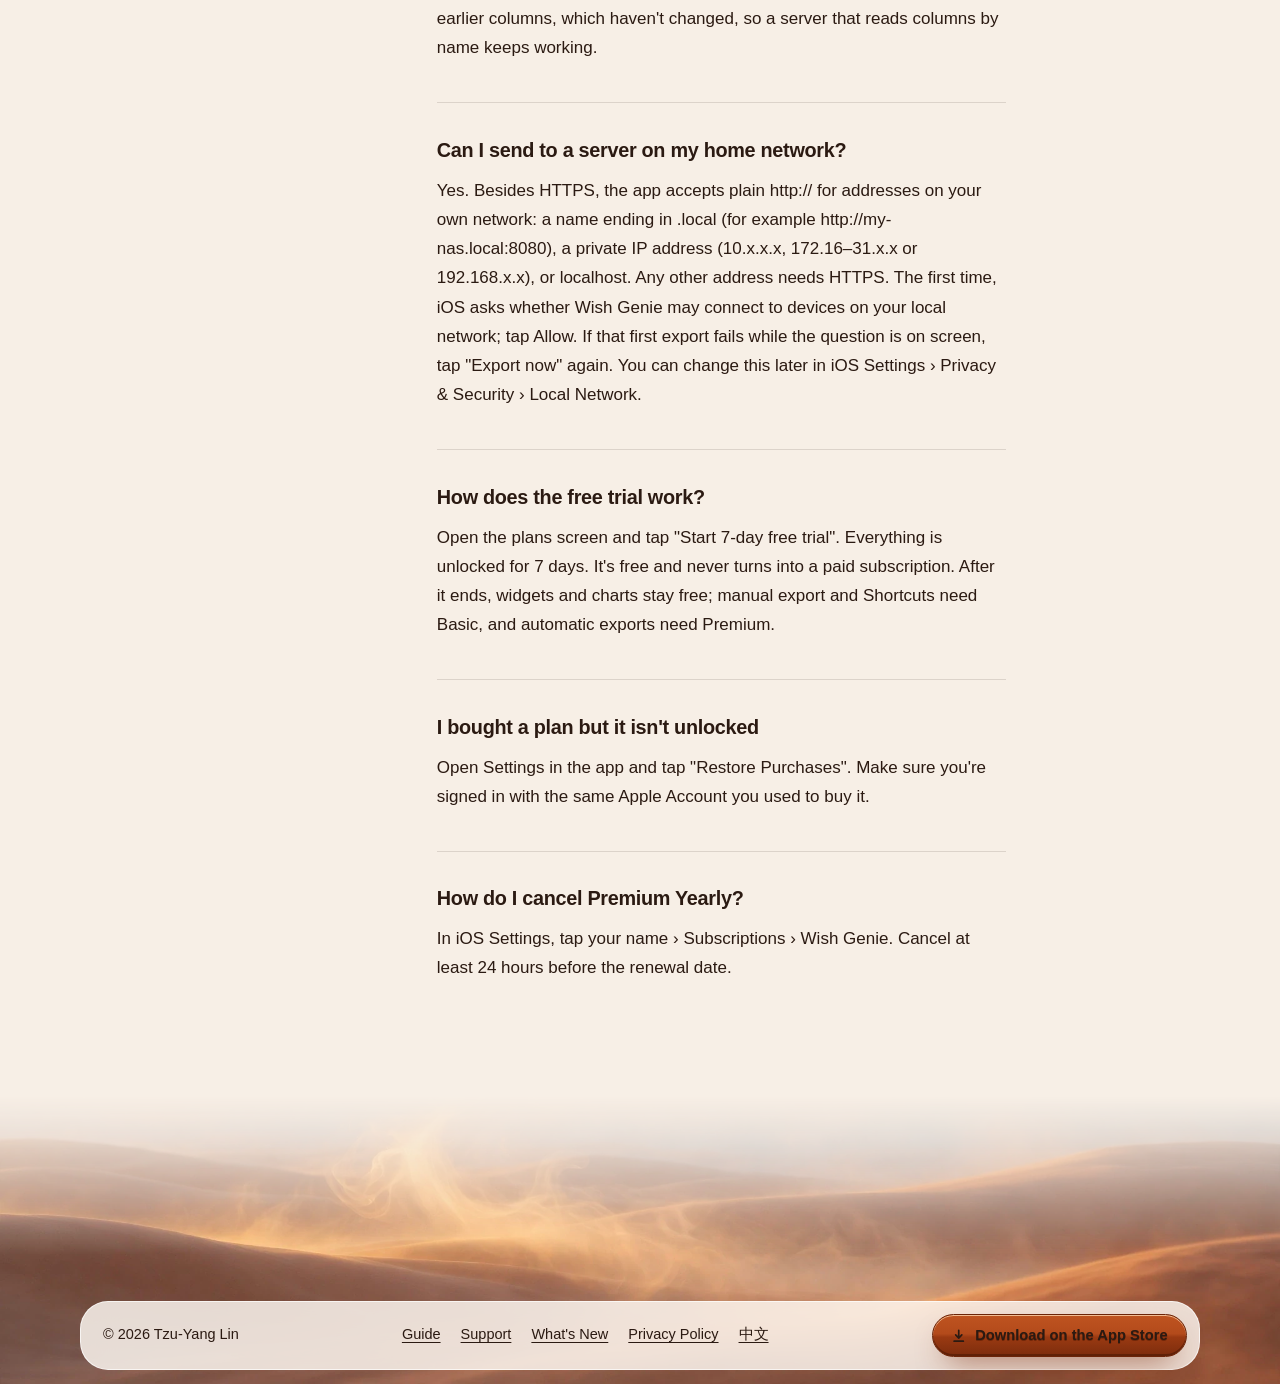
<file: support/index.html>
<!DOCTYPE html>
<html lang="en">
<head>
<meta charset="utf-8">
<meta name="viewport" content="width=device-width, initial-scale=1">
<title>Support · Wish Genie: Health Export</title>
<meta name="theme-color" content="#F7EFE6" media="(prefers-color-scheme: light)">
<meta name="theme-color" content="#17100C" media="(prefers-color-scheme: dark)">
<link rel="icon" href="../assets/icon.svg" type="image/svg+xml">
<link rel="apple-touch-icon" href="../assets/icon-180.png">
<link rel="stylesheet" href="../style.css">
<script src="../site.js"></script>
</head>
<body>
<header class="nav">
<a class="skip" href="#content">Skip to content</a>
<div class="nav-pill">
<a class="nav-brand" href="../"><img src="../assets/icon.svg" width="32" height="32" alt=""><span>Wish Genie</span></a>
<nav class="nav-links" aria-label="Main"><a href="../guide/">Guide</a><a href="../support/" aria-current="page">Support</a><a href="../changelog/">What's New</a><a href="../privacy/">Privacy</a></nav>
<a class="nav-lang" href="../zh/support/" lang="zh-Hant" hreflang="zh-Hant">中文</a>
<a class="nav-cta" href="https://apps.apple.com/app/id6830697434">Get the app</a>
</div>
</header>
<main id="content" class="doc">
<div class="doc-hero">
<picture class="doc-hero-bg"><source media="(max-aspect-ratio: 4/5)" srcset="../assets/bg/clouds-tall.webp"><img src="../assets/bg/clouds-wide.webp" width="2048" height="1152" alt="" fetchpriority="high"></picture>
<div class="wrap">
<h1>Support</h1>
</div>
</div>
<div class="wrap doc-grid">
<nav class="toc" aria-label="On this page"><details open><summary>On this page</summary>
<ul>
<li><a href="#some-data-shows">Some data shows "—"</a></li>
<li><a href="#new-iphone">I moved to a new iPhone or Apple Watch and the heart rate on the home screen shows "—"</a></li>
<li><a href="#limited-history">Why do I only get the last 30 days, or see "not shared" in my AI summary?</a></li>
<li><a href="#sensitive">Why weren't Cycle Tracking, State of Mind, Health Notifications and ECG asked for, or picked by "Select all"?</a></li>
<li><a href="#health-notifications">What are Health Notifications, and why is there no AFib History in my export?</a></li>
<li><a href="#ecg">What does an ECG export contain, and how do I get the waveform?</a></li>
<li><a href="#messages">What does the message on a task mean?</a></li>
<li><a href="#nothing-new">Why does a task with hourly or daily values or an AI summary keep saying &quot;Nothing new to send&quot;?</a></li>
<li><a href="#latest">The latest copy wasn't saved. What should I do?</a></li>
<li><a href="#when-do-automatic-exports-run">When do automatic exports run?</a></li>
<li><a href="#ai">Can I give my health data to ChatGPT, Claude or Gemini?</a></li>
<li><a href="#ai-schedule">Can ChatGPT, Claude or Gemini read my exports every day by themselves?</a></li>
<li><a href="#cycle-ai">Is my cycle tracking data sent to AI?</a></li>
<li><a href="#ai-training">Will the AI company use what I send to train its models?</a></li>
<li><a href="#ai-sources">Can Ask AI show where an answer comes from?</a></li>
<li><a href="#ask-ai-messages">What do the Ask AI messages mean?</a></li>
<li><a href="#ai-disconnect">How do I stop using Ask AI?</a></li>
<li><a href="#workouts">Can I export my workouts?</a></li>
<li><a href="#routes">How do I export my workout routes (GPX)?</a></li>
<li><a href="#rings">Why are Activity Rings, stand hours or mindful minutes different from the Health app?</a></li>
<li><a href="#duo">Does Wish Genie work on iPhone Duo?</a></li>
<li><a href="#guide">Where did the task sentence go when I tap "Give Genie a task"?</a></li>
<li><a href="#new-format">Why does a new AI summary task start as Markdown?</a></li>
<li><a href="#why-do-hourly-or-daily-files">Why do hourly or daily files repeat values I already received?</a></li>
<li><a href="#what-does-my-server-receive">What does my server receive?</a></li>
<li><a href="#local-network">Can I send to a server on my home network?</a></li>
<li><a href="#how-does-the-free-trial-work">How does the free trial work?</a></li>
<li><a href="#i-bought-a-plan-but-it">I bought a plan but it isn't unlocked</a></li>
<li><a href="#how-do-i-cancel-premium-yearly">How do I cancel Premium Yearly?</a></li>
</ul>
</details></nav>
<article class="prose">
<p>Need help? Email <a href="mailto:franky5440@hotmail.com">franky5440@hotmail.com</a>. Please include your iPhone model, iOS version and what you were trying to do. Don't send your health data or API keys.</p>

<h2 id="faq">Frequently asked questions</h2>

<h3 id="some-data-shows">Some data shows "—"</h3>
<p>Wish Genie can only read the Health data you allow, and iOS doesn't tell apps which types you turned off. To change it, open the iPhone Settings app, tap Privacy &amp; Security › Health › Wish Genie, and turn on the types you want. (If your iPhone was set to Chinese when you first allowed access, it's listed as 許願精靈.) Wish Genie doesn't appear under Apps in the Health app itself: that list only shows apps that write Health data, and Wish Genie only reads.</p>
<p>If you never allowed Health access (for example, you tapped "Not now" at the start), Wish Genie isn't in that Settings list yet. Tap "Allow Health access" on Wish Genie's home screen, or in Wish Genie's Settings › Health data, and iOS lists each type so you can pick.</p>
<p>Updated to 1.4 or 1.7 and new kinds of data (such as blood pressure or nutrition) show "—"? Tap "More Health data can be read" on the home screen and allow the new items. If an item still isn't turned on (some iOS versions close the list early), turn it on in Settings › Privacy &amp; Security › Health › Wish Genie.</p>
<p>Just moved to a new iPhone or Apple Watch and the heart rate tile shows "—"? See <a href="#new-iphone">the next question</a>. Older days missing or marked "not shared"? See <a href="#limited-history">Why do I only get the last 30 days?</a></p>

<h3 id="new-iphone">I moved to a new iPhone or Apple Watch and the heart rate on the home screen shows "—"</h3>
<p>Wish Genie shows what the Health app on this iPhone has. Right after you switch iPhones or watches, your Apple Watch data may not have reached the new iPhone yet. Check these in order:</p>
<ol>
<li><strong>Is your Apple Watch paired with the new iPhone?</strong> Open the Watch app on the new iPhone. If the watch is still paired with your old iPhone, its readings keep going there; pair it with the new one.</li>
<li><strong>Is "Unlock with iPhone" on?</strong> In the Watch app on your iPhone, tap Passcode and check that Unlock with iPhone is turned on. If it's off, the watch may not sync its readings to the Health app automatically, and then Wish Genie can't read them. (Your iOS version may word it slightly differently.)</li>
<li><strong>Is Health on in iCloud?</strong> iPhone Settings › your name › iCloud: make sure Health is turned on, so your earlier data comes over.</li>
<li><strong>Turn on Wi-Fi.</strong> Health data syncs more reliably over Wi-Fi; in one case the data only came in after Wi-Fi was turned on.</li>
<li><strong>Wait a little.</strong> Syncing can take from a few minutes to about an hour. Then open the Health app to check that today's heart rate is there, and open Wish Genie again.</li>
</ol>

<h3 id="limited-history">Why do I only get the last 30 days, or see "not shared" in my AI summary?</h3>
<p>Since iOS 27, after you allow Health access iOS asks "How much data do you want to share with Wish Genie?". If you chose the past 30 days and future data, Apple Health doesn't give Wish Genie anything older than 30 days before the day you allowed it. That start day is fixed; it doesn't move forward each day. Wish Genie can't tell those older days apart from days without data, so where it can, it says so: an AI summary marks them "not shared" and doesn't calculate a change for those kinds, and manual export shows a note under the dates (see the <a href="../guide/#not-shared">user guide</a>).</p>
<p>To share everything, open the iPhone Settings app › Health › Data Access &amp; Devices › Wish Genie and change each item to Full Access. There's no button to change them all at once, so tap them one by one. You don't need to reinstall the app. (These are the names Wish Genie uses; your iOS version may word them slightly differently.)</p>

<h3 id="sensitive">Why weren't Cycle Tracking, State of Mind, Health Notifications and ECG asked for, or picked by "Select all"?</h3>
<p>They're more sensitive, so Wish Genie asks for them only if you use them. iOS asks about them the first time you choose them in a task or an export, not when you first open the app. "Select all" skips them, so tap them yourself if you want them. If you didn't allow them when iOS asked, turn them on in the iPhone Settings app › Privacy &amp; Security › Health › Wish Genie. In a task or export with hourly or daily values or an AI summary, the Cycle Tracking, Health Notifications and ECG groups aren't shown, because they're only in exports with every reading. (Health Notifications since 2.1, ECG since 2.2.)</p>
<h3 id="health-notifications">What are Health Notifications, and why is there no AFib History in my export?</h3>
<p>Since 2.1, Wish Genie can export the notifications that Apple Health recorded, such as high or low heart rate, irregular rhythm, walking steadiness, sleep apnea, noise and (since 2.2, on iOS 26.2 or later) hypertension notifications, plus AFib History, Walking Steadiness and Breathing Disturbances. They're exported as they are, one row per notification, with the details Apple includes; Wish Genie doesn't interpret them and never puts them in an AI summary or Ask AI. Choose them under "Health Notifications" with every reading (see the <a href="../guide/#health-notifications">user guide</a>). AFib History is recorded once a week, so an export only includes it if the dates cover the start of that week (Monday). If a kind has nothing, your Apple Watch may not have recorded it, or the feature may not be set up in the Health app.</p>
<h3 id="ecg">What does an ECG export contain, and how do I get the waveform?</h3>
<p>Since 2.2, Wish Genie can export the electrocardiograms recorded with your Apple Watch. Wish Genie only passes your own data on as it is: it doesn't interpret it and doesn't provide a medical service. The result fields are the ones Apple Health gives. Choose "ECG" in the ECG group with every reading (see the <a href="../guide/#ecg">user guide</a>).</p>
<ul>
<li><strong>What's in a row:</strong> each recording is one row with the value 1. In JSON an "ecg" object has the classification and symptomsStatus that Apple Health gives, the average heart rate (bpm), the sampling frequency (Hz) and the number of voltage points. In CSV they're the last 5 columns: ecg_classification, ecg_avg_hr, ecg_symptoms, ecg_sampling_hz and ecg_points.</li>
<li><strong>The waveform:</strong> turn on "Include voltage waveform" (in a task or in manual export). It only appears when ECG is chosen, the contents are every reading and the format is JSON. The "ecg" object then has a "waveform" with the lead (appleWatchSimilarToLeadI), the unit (µV) and a list of voltages. CSV and Shortcuts exports never have the waveform. Each recording adds about 0.1 MB.</li>
<li><strong>Getting times from the voltages:</strong> the list has no times. Point number i (counting from 0) is at the recording's start + i ÷ samplingFrequency seconds.</li>
<li><strong>Privacy:</strong> ECG is only read when you choose it, goes only to the destination you set up, and is never put in an AI summary or sent with Ask AI.</li>
</ul>

<h3 id="messages">What does the message on a task mean?</h3>
<p>When an export fails, the task shows one of these messages. Codes like HTTP 404 come from your server or the cloud service.</p>
<ul>
<li><strong>Genie isn't allowed to read Health data yet.</strong> Tap "Check Health access" on the task and allow access (see above).</li>
<li><strong>iCloud Drive isn't available.</strong> Open the iPhone Settings app, tap your name, then iCloud, and make sure you're signed in and iCloud Drive is on.</li>
<li id="icloud-write"><strong>Couldn't save to iCloud Drive.</strong> The file couldn't be written to iCloud Drive. Make sure this iPhone is signed in to iCloud, iCloud Drive is on (iPhone Settings › your name › iCloud), and there's enough iCloud storage. Before 1.7 this showed up as a network problem.</li>
<li><strong>Can't use the folder you chose.</strong> The folder you picked under "A folder I choose" was deleted (or moved to Recently Deleted), or Genie's access to it was turned off. Open the destination, tap "Choose Folder Again" and pick it again (see <a href="#own-folder">below</a>).</li>
<li><strong>Couldn't save to the Dropbox folder.</strong> For a Dropbox destination with a folder you chose: make sure the Dropbox app is installed and signed in on this iPhone, and there's enough space.</li>
<li><strong>Please reconnect Dropbox / Google Drive / OneDrive.</strong> The sign-in expired or was removed. Tap "Reconnect" on the task and sign in again.</li>
<li><strong>Dropbox / Google Drive / OneDrive refused the request (HTTP 401 or 403).</strong> Make sure you can still save files in that account (for example, it isn't read-only), or reconnect it.</li>
<li><strong>Dropbox / Google Drive / OneDrive couldn't find the folder to save to (HTTP 404).</strong> If it keeps happening, reconnect the account.</li>
<li><strong>Your Dropbox / Google Drive / OneDrive storage is full.</strong> Free up space in that account; the next run tries again.</li>
<li><strong>Couldn't reach the server.</strong> Check the iPhone's internet connection. For a server on your home network, make sure you're on the same Wi-Fi and Local Network access is allowed (see <a href="#local-network">Can I send to a server on my home network?</a> below).</li>
<li><strong>The server refused the request (HTTP 401 or 403).</strong> Your server didn't accept the request: check the API key or token in the destination's headers.</li>
<li><strong>The address wasn't found (HTTP 404).</strong> Check the destination's URL.</li>
<li><strong>The server tried to redirect (HTTP 3xx).</strong> Wish Genie doesn't follow redirects. Use the final address instead.</li>
<li><strong>The server said the file is too large (HTTP 413).</strong> Raise your server's upload size limit, or split the task so each one sends fewer types.</li>
<li><strong>The server asked us to slow down (HTTP 429), or the server ran into a problem (HTTP 5xx).</strong> A problem on the server side; the next run tries again. OneDrive sometimes returns HTTP 503 on the very first upload to an account; tap "Run now" to try again right away.</li>
<li><strong>This destination's settings need fixing.</strong> Open the destination and check its fields.</li>
<li><strong>A password or key is missing.</strong> Open the destination and enter the password or header value again.</li>
<li><strong>Something went wrong. Genie will try again.</strong> An unexpected error. If it keeps happening, email us and tell us when it happened.</li>
<li><strong>The latest copy wasn't saved: …</strong> The main file was sent; only the extra copy under the fixed name failed, for the reason after the colon. See <a href="#latest">below</a>.</li>
</ul>

<h3 id="nothing-new">Why does a task with hourly or daily values or an AI summary keep saying &quot;Nothing new to send&quot;?</h3>
<p>These kinds of content only send time periods that have ended, so data you just recorded doesn't show up right away:</p>
<ul>
<li><strong>Hourly or daily values:</strong> only hours or days that have ended are sent (today isn't over, so today isn't sent), and each one is sent once, the first time the task runs after it ends. If it had no data at that point, it still counts as done, so tapping "Export now" again the same day says there's nothing new. Data you add later is sent along with the next hour or day when the task sends again (hourly values go back 24 hours, daily values go back 7 days).</li>
<li><strong>AI summary:</strong> covers the last 7, 30 or 90 complete days, not today, and each run rebuilds the whole period. If the only data is from today, there's nothing new.</li>
</ul>
<p>To see data you just recorded right away, use a task with raw data, or export manually.</p>
<h3 id="latest">The latest copy wasn't saved. What should I do?</h3>
<p>With "Also save a latest copy" on, Genie sends the main file first and then saves the same file under the fixed name. If only the second step fails, the main file was still sent and the task's progress is kept; the task shows the message in red with the reason, which means the same as the messages above (for example reconnect the account, free up space, or check iCloud Drive). The next run tries again, or tap "Export now" on the task. Until then, the latest copy is still the one from the last time it worked, so a tool that reads it sees older data.</p>

<h3 id="when-do-automatic-exports-run">When do automatic exports run?</h3>
<p>Automatic exports run in the background when iOS gives the app time, so the exact timing is decided by the system. Daily and weekly tasks send at the time you pick (weekly ones on the day you pick). A late run doesn't move the schedule, and missed runs are caught up once. Health data can't be read while your iPhone is locked, so a run that falls in that window waits. To catch up, open Wish Genie or tap "Catch up" on the widget; turn on "Remind me if it doesn't send" on a task to get a notification when it's an hour late. You can always tap "Export now" on a task.</p>

<h3 id="ai">Can I give my health data to ChatGPT, Claude or Gemini?</h3>
<p>Yes, in two ways. <strong>In the app (since 1.6):</strong> "Ask AI" sends a summary of your data and your questions to a model you pick (models from these companies and others are available) through your own OpenRouter account; you pay OpenRouter for what you use. It needs Basic or Premium. See <a href="../guide/#ask-ai">Ask AI</a>. <strong>As a file you share yourself:</strong> in manual export, choose "AI summary" under "What goes in the file?", pick 7, 30 or 90 days and Markdown, then tap "Create file and share" and share the file to your AI assistant app (or save it and upload it in that app). A task can also send an AI summary to your cloud every day or every week. The summary has daily averages, the change from the previous period, the lowest and highest day, daily values, sleep stages and workouts, in English. If you share it with an AI app, that company receives this health data. A Markdown summary starts with a short note asking the AI to look at trends, not to diagnose, and to suggest seeing a doctor; you can turn it off. The summary is not a medical record, and Cycle Tracking is never included. See the <a href="../guide/#ai">user guide</a>.</p>

<h3 id="own-folder">Can Genie save to a folder I already have?</h3>
<p>Yes, since 2.3, for iCloud Drive and Dropbox. When you add or edit the destination, choose "A folder I choose" under "Save to", then "Choose Folder…" (steps: <a href="../guide/#own-folder">user guide</a>). The iCloud Drive card takes folders in iCloud Drive or On My iPhone; the Dropbox card takes folders in Dropbox and needs the Dropbox app installed and signed in on this iPhone. Renaming or moving the folder is fine; if you delete it, choose it again. In the folder list, folders in other cloud services are greyed out or not accepted.</p>
<p>Google Drive and OneDrive can't, and they keep using Genie's own folder. Their apps don't let other apps save into them from the folder list, and Genie's sign-in to them only covers its own folder, so it can't see or change your other files. Opening that up would mean asking for access to your whole drive. If you need the files somewhere else, send them to a folder you choose in iCloud Drive, or move them with a sync tool on your computer.</p>
<h3 id="ai-schedule">Can ChatGPT, Claude or Gemini read my exports every day by themselves?</h3>
<p>If your AI tool can read files from your cloud on a schedule, yes. Give Genie a task that sends an AI summary every day to iCloud Drive, Dropbox, Google Drive or OneDrive, turn on "Also save a latest copy" in the task, and set up your AI tool (for example ChatGPT, Claude or Gemini, or an AI agent you run yourself) to read the fixed file name shown below the switch, a while after the task's send time. With iCloud Drive or Dropbox you can send it straight to the folder your tool already reads (<a href="#own-folder">see above</a>). Whether a tool can connect to your cloud and run on a schedule depends on that tool and your plan with it. Wish Genie doesn't send the file to any AI service: your tool reads it from your cloud, and that company then receives this health data. Automatic tasks need Premium. Step by step: <a href="../guide/#ai-schedule">user guide</a>.</p>

<h3 id="cycle-ai">Is my cycle tracking data sent to AI?</h3>
<p>No. Cycle Tracking (menstruation, spotting, ovulation tests, cervical mucus and the cycle notifications) is never put in an AI summary or in hourly or daily values, and it's never sent with Ask AI. It's only in exports with every reading (JSON or CSV), which go only to the destination you chose. If you share such a file with an AI app yourself, that company receives it. State of Mind is in AI summaries as a daily average valence (−1 very unpleasant to +1 very pleasant) and the number of entries.</p>
<p>Why: first, privacy. AI summaries and hourly or daily values are often shared with AI apps or used in automations, and cycle tracking is among the most sensitive Health data, so it stays out of them. Exports with every reading are your own full copy, and you decide who sees them. Second, most cycle tracking data is a state (flow light, medium or heavy, an ovulation test negative or positive, spotting or not), not a number, so a total or an average wouldn't mean anything. State of Mind has a score from −1 to +1 that can be averaged, so it is in summaries.</p>
<p>That's also why the Cycle Tracking group isn't in the data list when a task or manual export is set to hourly or daily values or an AI summary. To export cycle tracking, set what goes in the file to every reading first, then choose it after Mental Wellbeing in the list.</p>

<h3 id="ai-training">Will the AI company use what I send to train its models?</h3>
<p>It depends on the model. When you use Ask AI, your summary and questions go to OpenRouter and to the company behind the model you chose, and their own privacy policies apply. Some of those companies may keep what you send and use it to train their models. In your OpenRouter account, open Settings › Privacy to turn off providers that may train on your data (there are separate switches for paid and free models). Some models may then be unavailable. With "Add sources to answers" on, the search words also go to Exa, under its own privacy policy. Wish Genie itself never receives your data or your conversations.</p>

<h3 id="ai-sources">Can Ask AI show where an answer comes from?</h3>
<p>Yes, since 2.4. When you start a conversation, turn on "Add sources to answers" below the model. The model then searches a fixed list of medical sites (the NIH, MedlinePlus, the CDC, the WHO, Mayo Clinic, the American Heart Association, the NHS and Cleveland Clinic) and links to what it used. It costs more: each question about 3–9 times as much (about US$0.02–0.04 more), charged to your OpenRouter account. The search words go to the search service Exa, and the AI is told not to put your values or other personal details in them. Some models can't search; the switch is greyed out for them. Others, especially free models and routers, may still answer without sources; the recommended models are the most dependable. Links that didn't come from the search are shown as plain text, so a link you can tap was really found by the search. Sources are usually in English. A source doesn't make an answer medical advice: talk to a doctor about anything concerning. Details: <a href="../guide/#sources">user guide</a>.</p>

<h3 id="ask-ai-messages">What do the Ask AI messages mean?</h3>
<ul>
<li><strong>Your OpenRouter balance is too low.</strong> Add credits on openrouter.ai (Settings › Credits), then try again.</li>
<li><strong>Your OpenRouter connection no longer works.</strong> The key was deleted on openrouter.ai or stopped working. Tap "Connect again".</li>
<li><strong>Too many requests right now.</strong> Wait a moment and try again. Free models hit this often.</li>
<li><strong>This model isn't available right now.</strong> Pick another model or try again later.</li>
<li><strong>The request was turned down.</strong> Try a shorter question, fewer days of data, or another model.</li>
<li><strong>The model didn't answer.</strong> Ask again or pick another model.</li>
<li><strong>Couldn't reach OpenRouter.</strong> Check your internet connection. A very long answer that takes more than two minutes can also end this way; try fewer days of data.</li>
</ul>

<h3 id="ai-disconnect">How do I stop using Ask AI?</h3>
<p>In Wish Genie, open Settings › AI assistant. "Disconnect" removes the key from this iPhone; to delete it from your OpenRouter account too, tap "Open the OpenRouter Keys page" and delete the key named "Wish Genie" (the app can't do this for you). "Withdraw agreement" stops anything from being sent until you agree again, and "Delete all conversations" removes your saved conversations from this iPhone.</p>

<h3 id="workouts">Can I export my workouts?</h3>
<p>Yes, since 1.4. Choose "Workouts" (the last group) in a task or in manual export. Each workout is one row: its length in minutes, the activity (for example running or traditionalStrengthTraining), and, when they were recorded, distance, active energy, average and maximum heart rate, and whether it was indoors. Hourly and daily values count the number of workouts and their total minutes, and an AI summary lists them per activity. Since 2.0 you can also export workout routes as GPX (see the next question). See the <a href="../guide/#data">user guide</a>.</p>

<h3 id="routes">How do I export my workout routes (GPX)?</h3>
<p>Since 2.0. In manual export, choose raw data, then Workout Routes in the Workouts group (the last group). The format becomes GPX and you get one .gpx file per workout, which you can import into Strava, Garmin Connect or another fitness app that accepts GPX. For automatic exports, give Genie a task with only Workout Routes; in Shortcuts, use "Export Workout Routes".</p>
<ul>
<li><strong>Why on their own?</strong> A GPX file is a map track, not a table, so routes can't share a file with other kinds of data. Choosing Workout Routes clears the other kinds, and choosing another kind clears Workout Routes.</li>
<li><strong>"There are no workout routes in this date range"?</strong> Only outdoor workouts recorded with GPS have a route. Indoor workouts (for example strength training or an indoor walk) don't, so they don't produce a file.</li>
<li><strong>Location:</strong> routes contain the places you went. iOS asks for Workout Routes the first time you choose it. Wish Genie reads routes from Health only; it doesn't use Location Services. Routes go only where you export them and are never put in an AI summary or Ask AI.</li>
</ul>

<h3 id="rings">Why are Activity Rings, stand hours or mindful minutes different from the Health app?</h3>
<ul>
<li><strong>Move ring with a Move time goal:</strong> if your Move ring uses Move time (minutes) instead of calories as its goal, "rings closed" doesn't count the Move ring, because Genie compares only active calories with a calorie goal. The Exercise and Stand rings still count.</li>
<li><strong>Activity Rings show up later:</strong> they're read only when a task runs or you export manually; iOS doesn't wake the app when they change.</li>
<li><strong>Stand Hours:</strong> when more than one device (for example your iPhone and Apple Watch) recorded the same hour, totals can count that hour more than once.</li>
<li><strong>Mindful Minutes:</strong> a session that goes past midnight counts on the day it started.</li>
</ul>

<h3 id="duo">Does Wish Genie work on iPhone Duo?</h3>
<p>Yes. Since 1.8, when you unfold it the home screen shows your health tiles and your tasks side by side, and the task editor shows the sentence on the left and the choices on the right. When it's half open, the two columns stay on either side of the fold. On the outer display, Wish Genie looks the same as on other iPhones.</p>
<h3 id="guide">Where did the task sentence go when I tap "Give Genie a task"?</h3>
<p>Since 1.9, a new task is set up step by step: what it's for, which data, where to send it and how often. The last step shows the same task sentence, and you can still tap any highlighted word there to change it. If you prefer the full editor, tap "Show all settings" on the first step. Editing an existing task opens the full editor as before.</p>
<h3 id="new-format">Why does a new AI summary task start as Markdown?</h3>
<p>Since 1.8, when you switch a task between every reading, hourly or daily values and an AI summary, the format changes to the new content's default (JSON for readings and values, Markdown for an AI summary). Switching between the same kind, for example from 7 to 30 days, keeps the format you picked. You can still choose JSON for an AI summary.</p>
<h3 id="why-do-hourly-or-daily-files">Why do hourly or daily files repeat values I already received?</h3>
<p>Watches often sync to the Health app hours later, so a task with hourly or daily values sends the last 24 hours (hourly) or the last 7 days (daily) again on every run, with up-to-date numbers. If you store them, replace earlier values that have the same data type and start time instead of adding them again.</p>

<h3 id="what-does-my-server-receive">What does my server receive?</h3>
<p>A POST request (HTTPS, or http on your home network) with a JSON, CSV or Markdown body, depending on what goes in the file and the format you picked. Each sample has a unique ID, so your server can safely ignore duplicates. Sleep is sent one row per segment with its stage: deep, rem, core, awake, inBed, or unspecified (asleep, but no stage was recorded). Workouts are one row per workout; in JSON the details are in a "workout" object, and a CSV file has six columns workout_activity, workout_distance_m, workout_energy_kcal, workout_avg_hr, workout_max_hr and workout_indoor (empty for other kinds of data), followed by 14 columns for the kinds added in 1.7 (category, cycle_start, mood_ and rings_ columns; see the <a href="../guide/#data">user guide</a>). They come after the earlier columns, which haven't changed, so a server that reads columns by name keeps working.</p>

<h3 id="local-network">Can I send to a server on my home network?</h3>
<p>Yes. Besides HTTPS, the app accepts plain http:// for addresses on your own network: a name ending in .local (for example http://my-nas.local:8080), a private IP address (10.x.x.x, 172.16–31.x.x or 192.168.x.x), or localhost. Any other address needs HTTPS. The first time, iOS asks whether Wish Genie may connect to devices on your local network; tap Allow. If that first export fails while the question is on screen, tap "Export now" again. You can change this later in iOS Settings › Privacy &amp; Security › Local Network.</p>

<h3 id="how-does-the-free-trial-work">How does the free trial work?</h3>
<p>Open the plans screen and tap "Start 7-day free trial". Everything is unlocked for 7 days. It's free and never turns into a paid subscription. After it ends, widgets and charts stay free; manual export and Shortcuts need Basic, and automatic exports need Premium.</p>

<h3 id="i-bought-a-plan-but-it">I bought a plan but it isn't unlocked</h3>
<p>Open Settings in the app and tap "Restore Purchases". Make sure you're signed in with the same Apple Account you used to buy it.</p>

<h3 id="how-do-i-cancel-premium-yearly">How do I cancel Premium Yearly?</h3>
<p>In iOS Settings, tap your name › Subscriptions › Wish Genie. Cancel at least 24 hours before the renewal date.</p>
</article>
</div>
</main>
<footer class="foot">
<img class="foot-bg" src="../assets/bg/dunes-wide.webp" width="2048" height="1152" alt="" loading="lazy" decoding="async">
<div class="foot-bar">
<span>© 2026 Tzu-Yang Lin</span>
<nav aria-label="Footer"><a href="../guide/">Guide</a><a href="../support/">Support</a><a href="../changelog/">What's New</a><a href="../privacy/">Privacy Policy</a><a href="../zh/support/" lang="zh-Hant" hreflang="zh-Hant">中文</a></nav>
<a class="btn btn-clay" href="https://apps.apple.com/app/id6830697434"><svg viewBox="0 0 20 20" aria-hidden="true"><path d="M10 3v10m0 0 4-4m-4 4-4-4M4 17h12" fill="none" stroke="currentColor" stroke-width="2.2" stroke-linecap="round" stroke-linejoin="round"/></svg>Download on the App Store</a>
</div>
</footer>
</body>
</html>
</file>
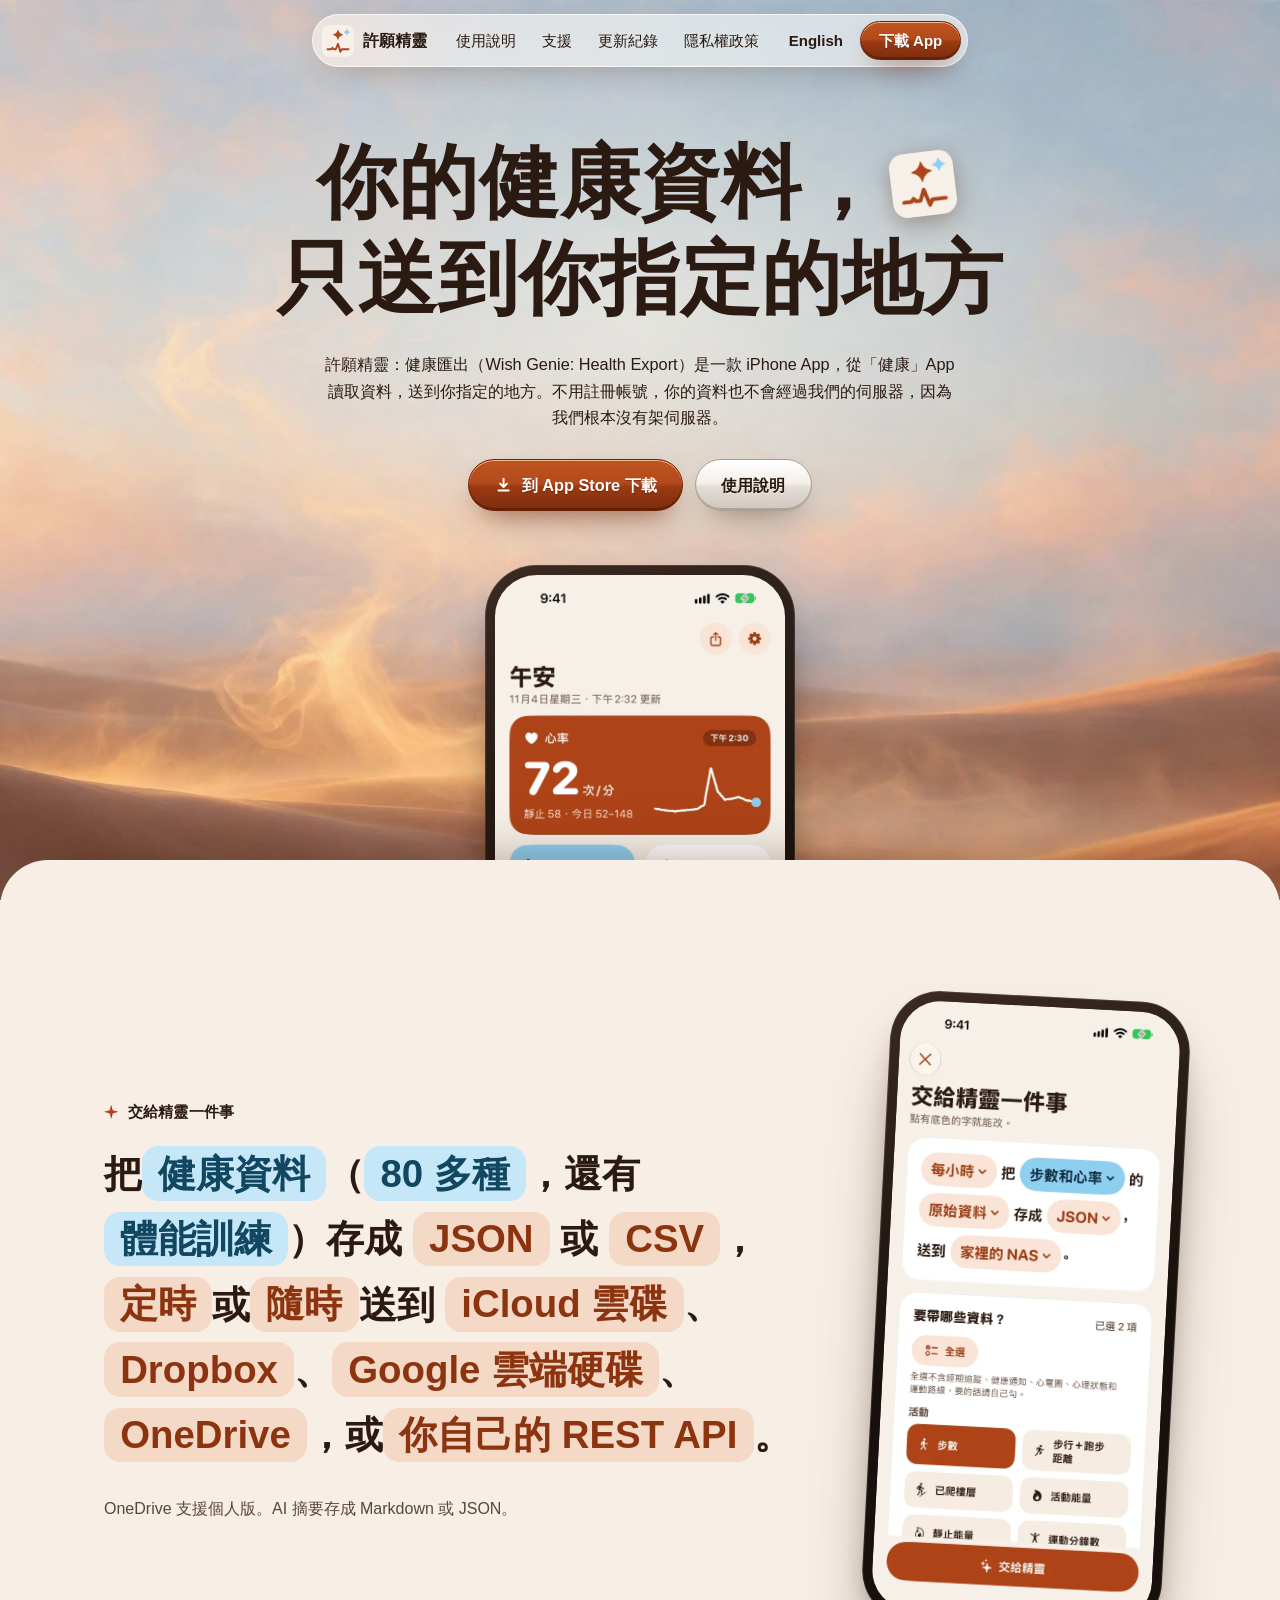
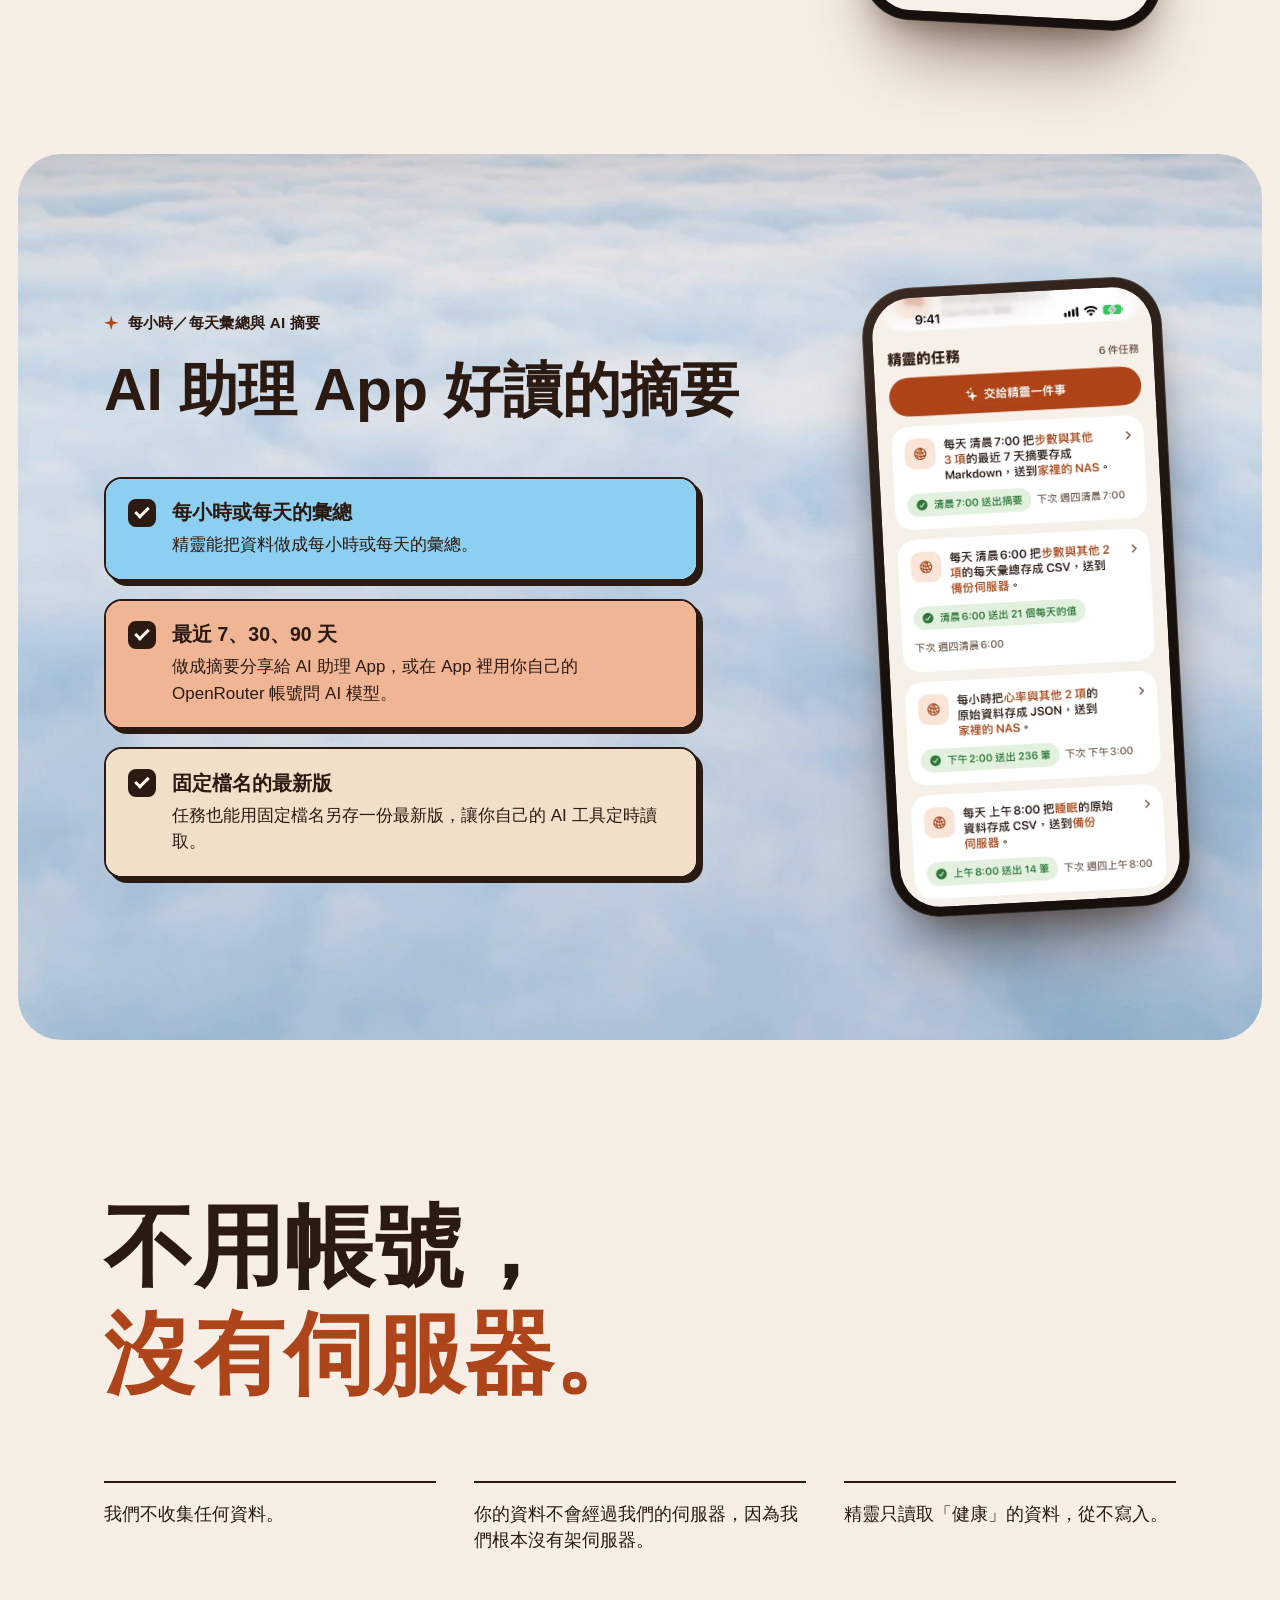
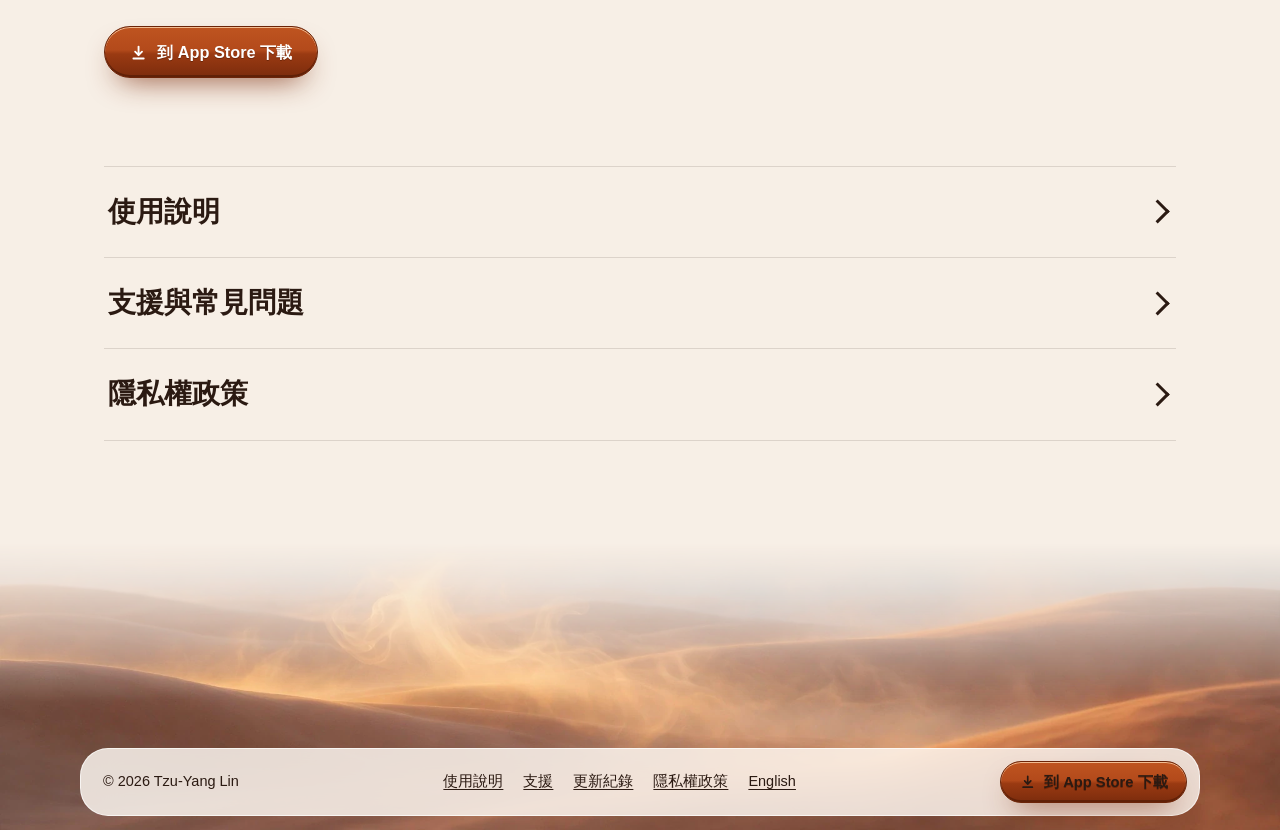
<file: zh/index.html>
<!DOCTYPE html>
<html lang="zh-Hant">
<head>
<meta charset="utf-8">
<meta name="viewport" content="width=device-width, initial-scale=1">
<title>許願精靈：健康匯出</title>
<meta name="description" content="iPhone App，把 Apple「健康」資料（80 多種，還有體能訓練）用 JSON 或 CSV 匯出到 iCloud 雲碟、Dropbox、Google 雲端硬碟、OneDrive 或你自己的 REST API。不用帳號，沒有伺服器。">
<meta name="theme-color" content="#F7EFE6" media="(prefers-color-scheme: light)">
<meta name="theme-color" content="#17100C" media="(prefers-color-scheme: dark)">
<link rel="icon" href="../assets/icon.svg" type="image/svg+xml">
<link rel="apple-touch-icon" href="../assets/icon-180.png">
<link rel="stylesheet" href="../style.css">
<script src="../site.js"></script>
</head>
<body>
<header class="nav">
<a class="skip" href="#content">跳到內容</a>
<div class="nav-pill">
<a class="nav-brand" href="./"><img src="../assets/icon.svg" width="32" height="32" alt=""><span>許願精靈</span></a>
<nav class="nav-links" aria-label="主選單"><a href="guide/">使用說明</a><a href="support/">支援</a><a href="changelog/">更新紀錄</a><a href="privacy/">隱私權政策</a></nav>
<a class="nav-lang" href="../" lang="en" hreflang="en">English</a>
<a class="nav-cta" href="https://apps.apple.com/tw/app/id6830697434">下載 App</a>
</div>
</header>
<main id="content" class="home">

<section class="hero">
<picture class="hero-bg"><source media="(max-aspect-ratio: 4/5)" srcset="../assets/bg/dunes-tall.webp"><img src="../assets/bg/dunes-wide.webp" width="2048" height="1152" alt="" fetchpriority="high"></picture>
<div class="sparks" aria-hidden="true"><i></i><i></i><i></i><i></i><i></i><i></i></div>
<div class="hero-copy">
<h1><span>你的健康資料，</span><img class="h1-icon" src="../assets/icon.svg" width="80" height="80" alt=""> <span>只送到你指定的地方</span></h1>
<p class="lede">許願精靈：健康匯出（Wish Genie: Health Export）是一款 iPhone App，從「健康」App 讀取資料，送到你指定的地方。不用註冊帳號，你的資料也不會經過我們的伺服器，因為我們根本沒有架伺服器。</p>
<p class="cta-row"><a class="btn btn-clay" href="https://apps.apple.com/tw/app/id6830697434"><svg viewBox="0 0 20 20" aria-hidden="true"><path d="M10 3v10m0 0 4-4m-4 4-4-4M4 17h12" fill="none" stroke="currentColor" stroke-width="2.2" stroke-linecap="round" stroke-linejoin="round"/></svg>到 App Store 下載</a><a class="btn btn-pearl" href="guide/">使用說明</a></p>
</div>
<div class="hero-phone"><div class="phone"><img src="../assets/app/zh-dashboard.webp" width="600" height="1304" alt="許願精靈首頁：心率、步數與睡眠"></div></div>
</section>

<section class="wish">
<div class="wrap wish-grid">
<div>
<p class="eyebrow">交給精靈一件事</p>
<h2 class="sentence">把<b class="chip data">健康資料</b><span class="nb">（<b class="chip data">80 多種</b>，</span>還有<span class="nb"><b class="chip data">體能訓練</b>）</span>存成 <b class="chip">JSON</b> 或 <span class="nb"><b class="chip">CSV</b>，</span><b class="chip">定時</b>或<b class="chip">隨時</b>送到 <span class="nb"><b class="chip">iCloud 雲碟</b>、</span><span class="nb"><b class="chip">Dropbox</b>、</span><span class="nb"><b class="chip">Google 雲端硬碟</b>、</span><span class="nb"><b class="chip">OneDrive</b>，</span>或<span class="nb"><b class="chip">你自己的 REST API</b>。</span></h2>
<p class="fine">OneDrive 支援個人版。AI 摘要存成 Markdown 或 JSON。</p>
</div>
<div class="phone" data-reveal><img src="../assets/app/zh-wish.webp" width="600" height="1304" alt="在許願精靈裡用一句話新增任務" loading="lazy" decoding="async"></div>
</div>
</section>

<section class="sky">
<picture class="sky-bg"><source media="(max-aspect-ratio: 4/5)" srcset="../assets/bg/clouds-tall.webp"><img src="../assets/bg/clouds-wide.webp" width="2048" height="1152" alt="" loading="lazy" decoding="async"></picture>
<div class="wrap sky-grid">
<div>
<p class="eyebrow">每小時／每天彙總與 AI 摘要</p>
<h2>AI 助理 App 好讀的摘要</h2>
<ul class="stack">
<li class="row" style="--d:0"><span class="tick" aria-hidden="true"></span><div><h3>每小時或每天的彙總</h3><p>精靈能把資料做成每小時或每天的彙總。</p></div></li>
<li class="row" style="--d:1"><span class="tick" aria-hidden="true"></span><div><h3>最近 7、30、90 天</h3><p>做成摘要分享給 AI 助理 App，或在 App 裡用你自己的 OpenRouter 帳號問 AI 模型。</p></div></li>
<li class="row" style="--d:2"><span class="tick" aria-hidden="true"></span><div><h3>固定檔名的最新版</h3><p>任務也能用固定檔名另存一份最新版，讓你自己的 AI 工具定時讀取。</p></div></li>
</ul>
</div>
<div class="phone" data-reveal><img src="../assets/app/zh-wishes.webp" width="600" height="1304" alt="許願精靈的任務清單與每個任務的最近結果" loading="lazy" decoding="async"></div>
</div>
</section>

<section class="promise">
<div class="wrap">
<h2>不用帳號，<br><em>沒有伺服器。</em></h2>
<ul class="facts">
<li data-reveal style="--d:0">我們不收集任何資料。</li>
<li data-reveal style="--d:1">你的資料不會經過我們的伺服器，因為我們根本沒有架伺服器。</li>
<li data-reveal style="--d:2">精靈只讀取「健康」的資料，從不寫入。</li>
</ul>
<p class="cta-row"><a class="btn btn-clay" href="https://apps.apple.com/tw/app/id6830697434"><svg viewBox="0 0 20 20" aria-hidden="true"><path d="M10 3v10m0 0 4-4m-4 4-4-4M4 17h12" fill="none" stroke="currentColor" stroke-width="2.2" stroke-linecap="round" stroke-linejoin="round"/></svg>到 App Store 下載</a></p>
<ul class="doors">
<li><a href="guide/">使用說明</a></li>
<li><a href="support/">支援與常見問題</a></li>
<li><a href="privacy/">隱私權政策</a></li>
</ul>
</div>
</section>

</main>
<footer class="foot">
<img class="foot-bg" src="../assets/bg/dunes-wide.webp" width="2048" height="1152" alt="" loading="lazy" decoding="async">
<div class="foot-bar">
<span>© 2026 Tzu-Yang Lin</span>
<nav aria-label="頁尾"><a href="guide/">使用說明</a><a href="support/">支援</a><a href="changelog/">更新紀錄</a><a href="privacy/">隱私權政策</a><a href="../" lang="en" hreflang="en">English</a></nav>
<a class="btn btn-clay" href="https://apps.apple.com/tw/app/id6830697434"><svg viewBox="0 0 20 20" aria-hidden="true"><path d="M10 3v10m0 0 4-4m-4 4-4-4M4 17h12" fill="none" stroke="currentColor" stroke-width="2.2" stroke-linecap="round" stroke-linejoin="round"/></svg>到 App Store 下載</a>
</div>
</footer>
</body>
</html>
</file>
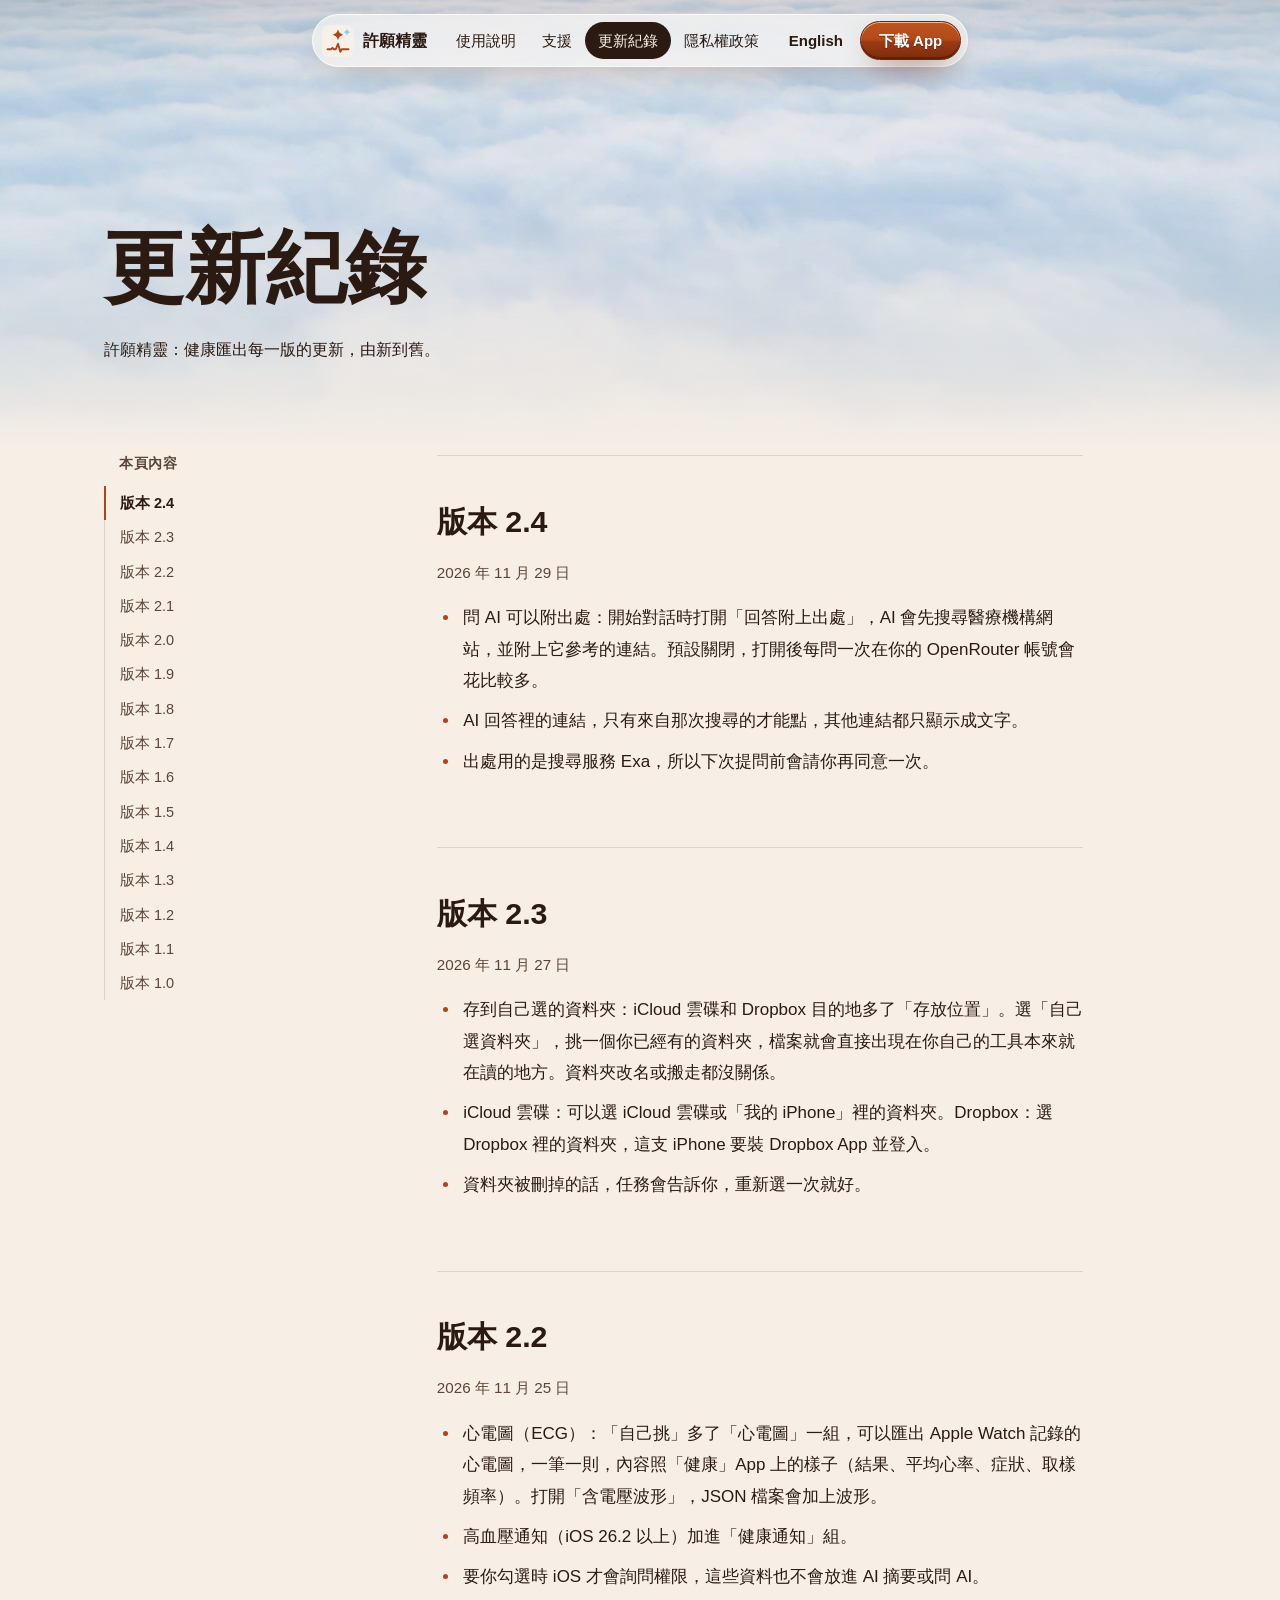
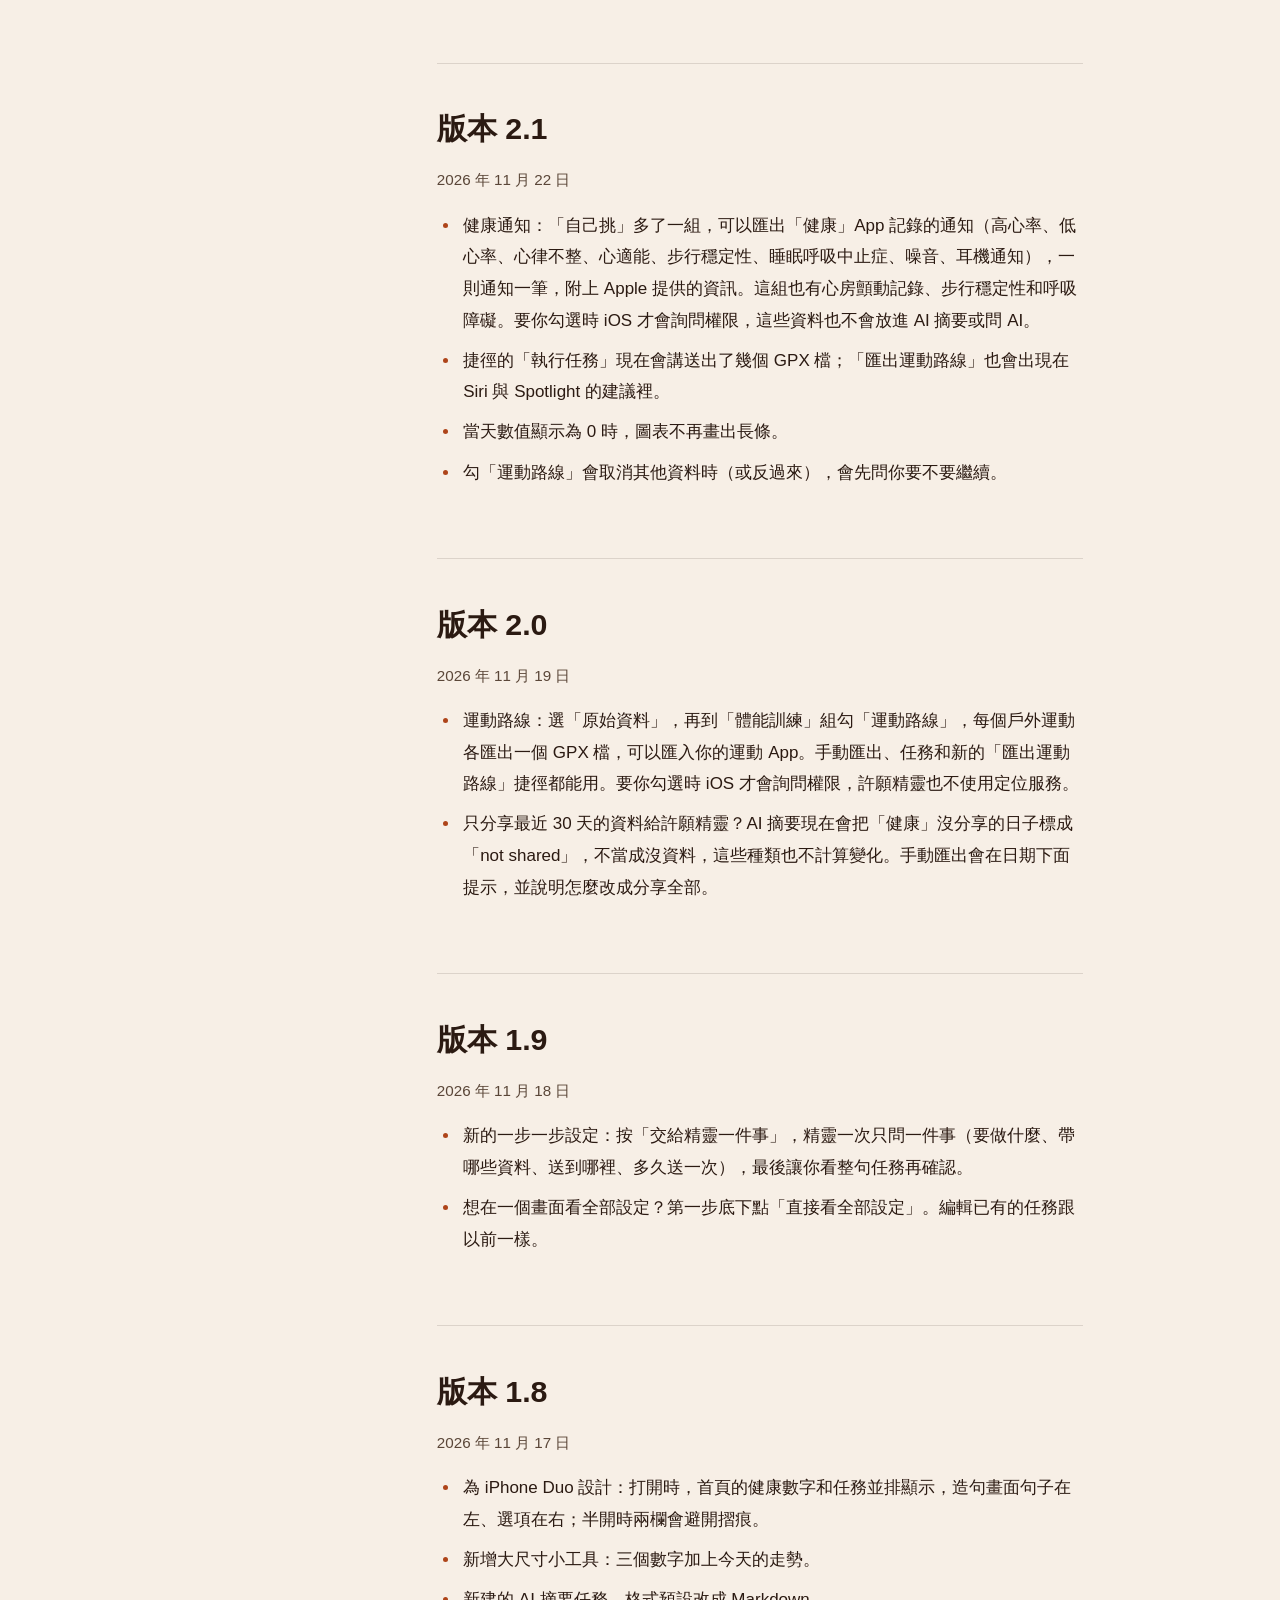
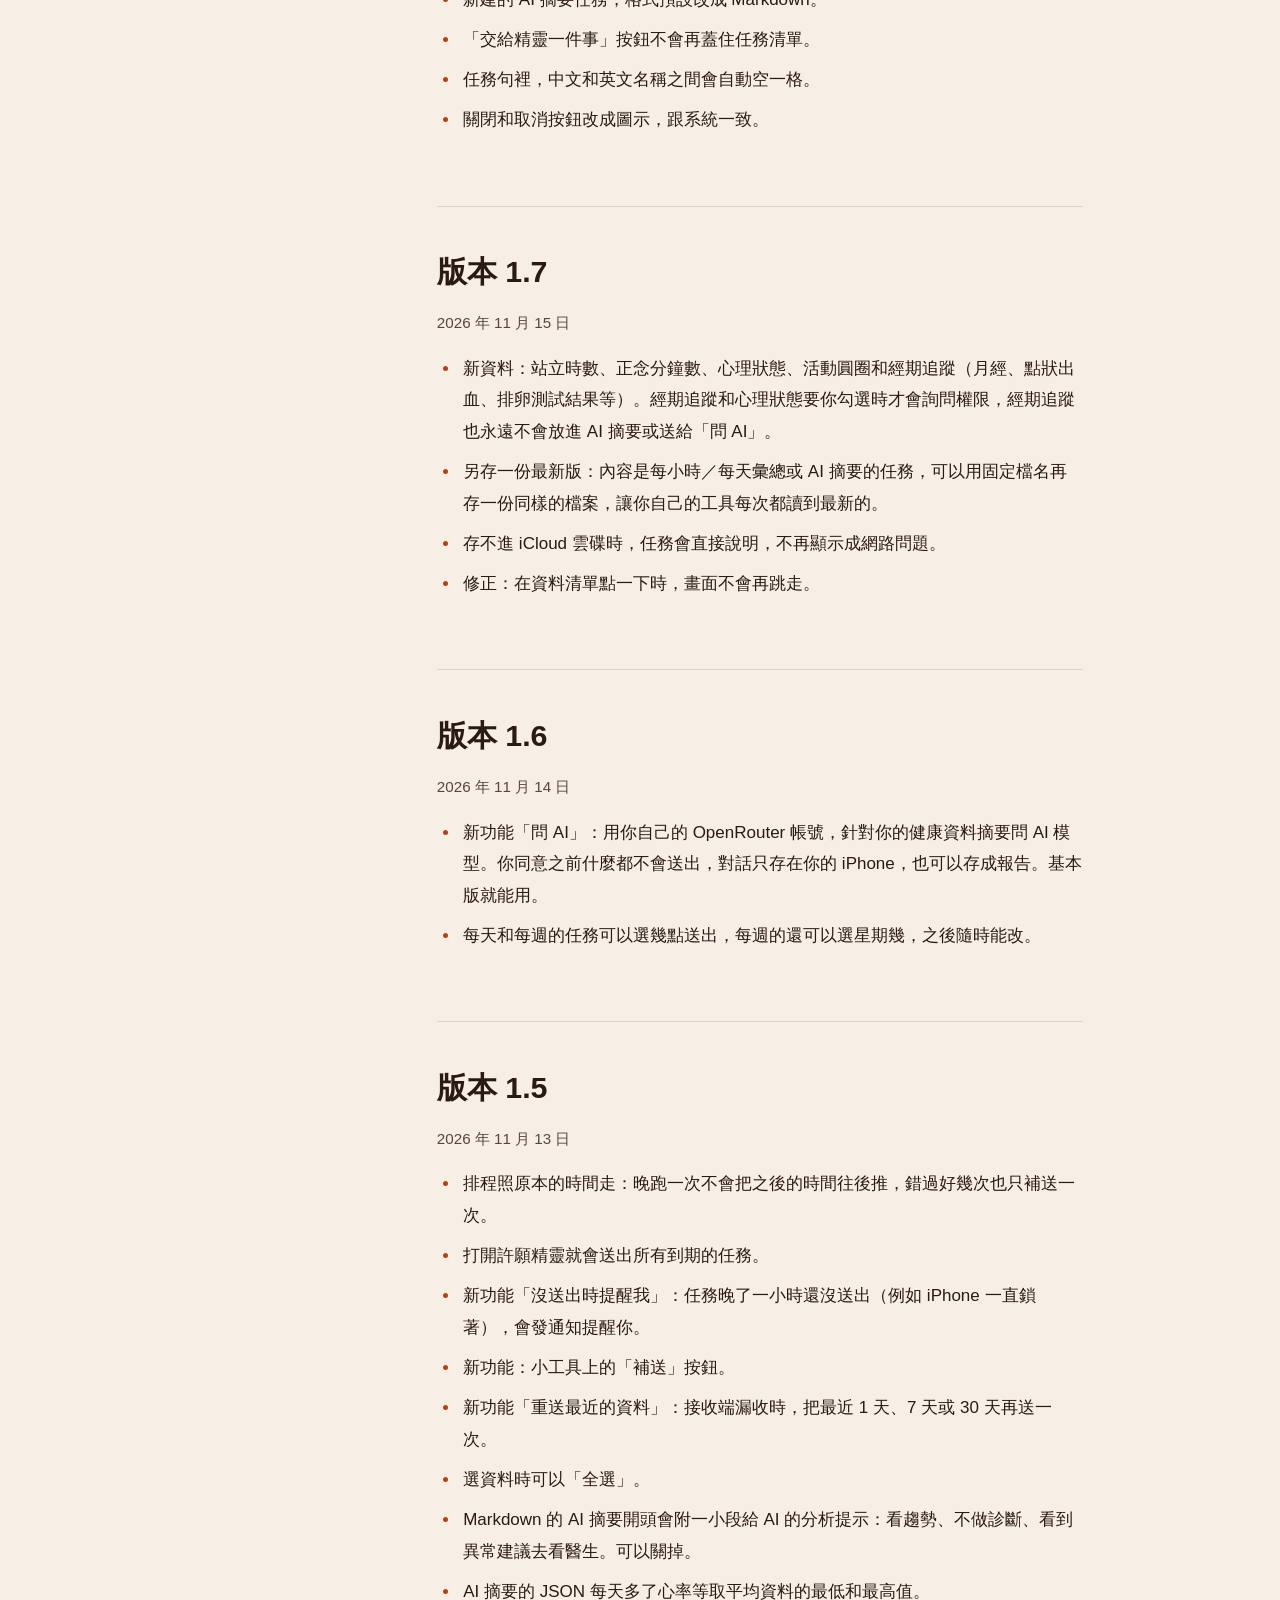
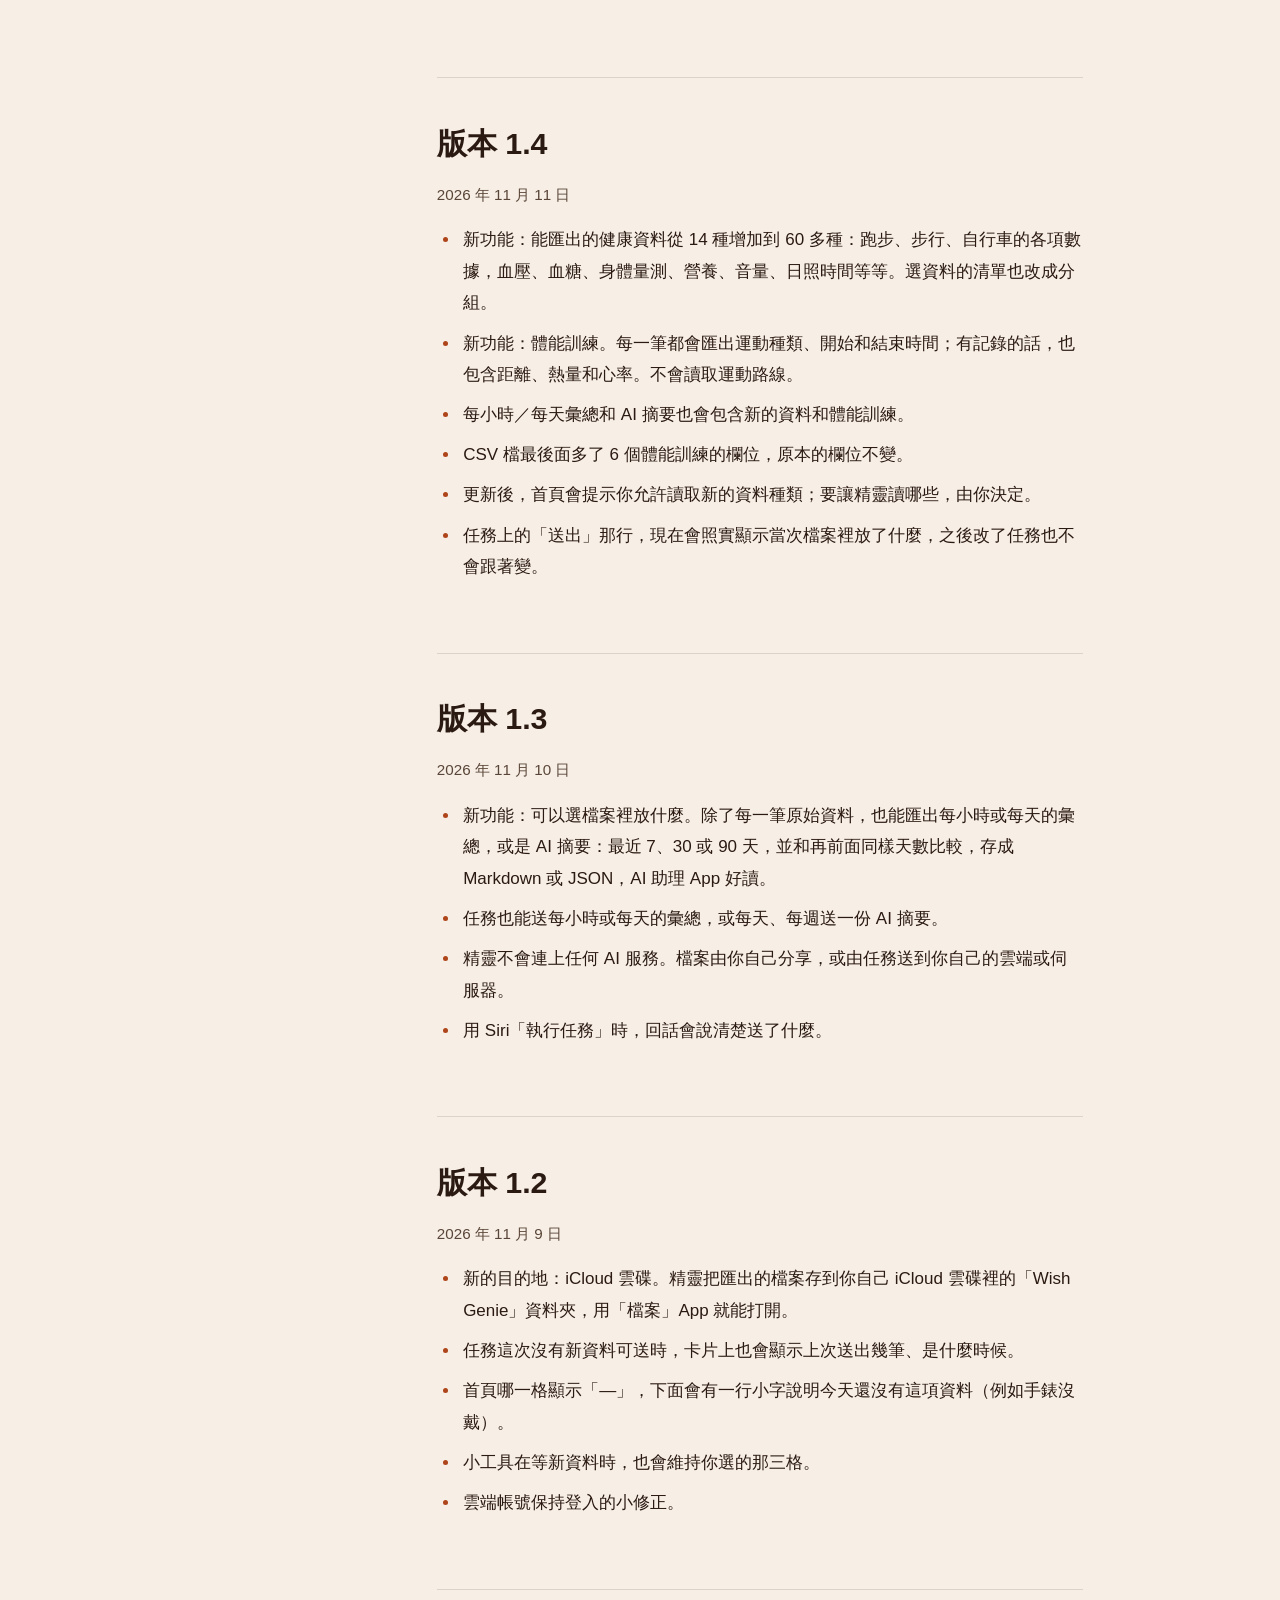
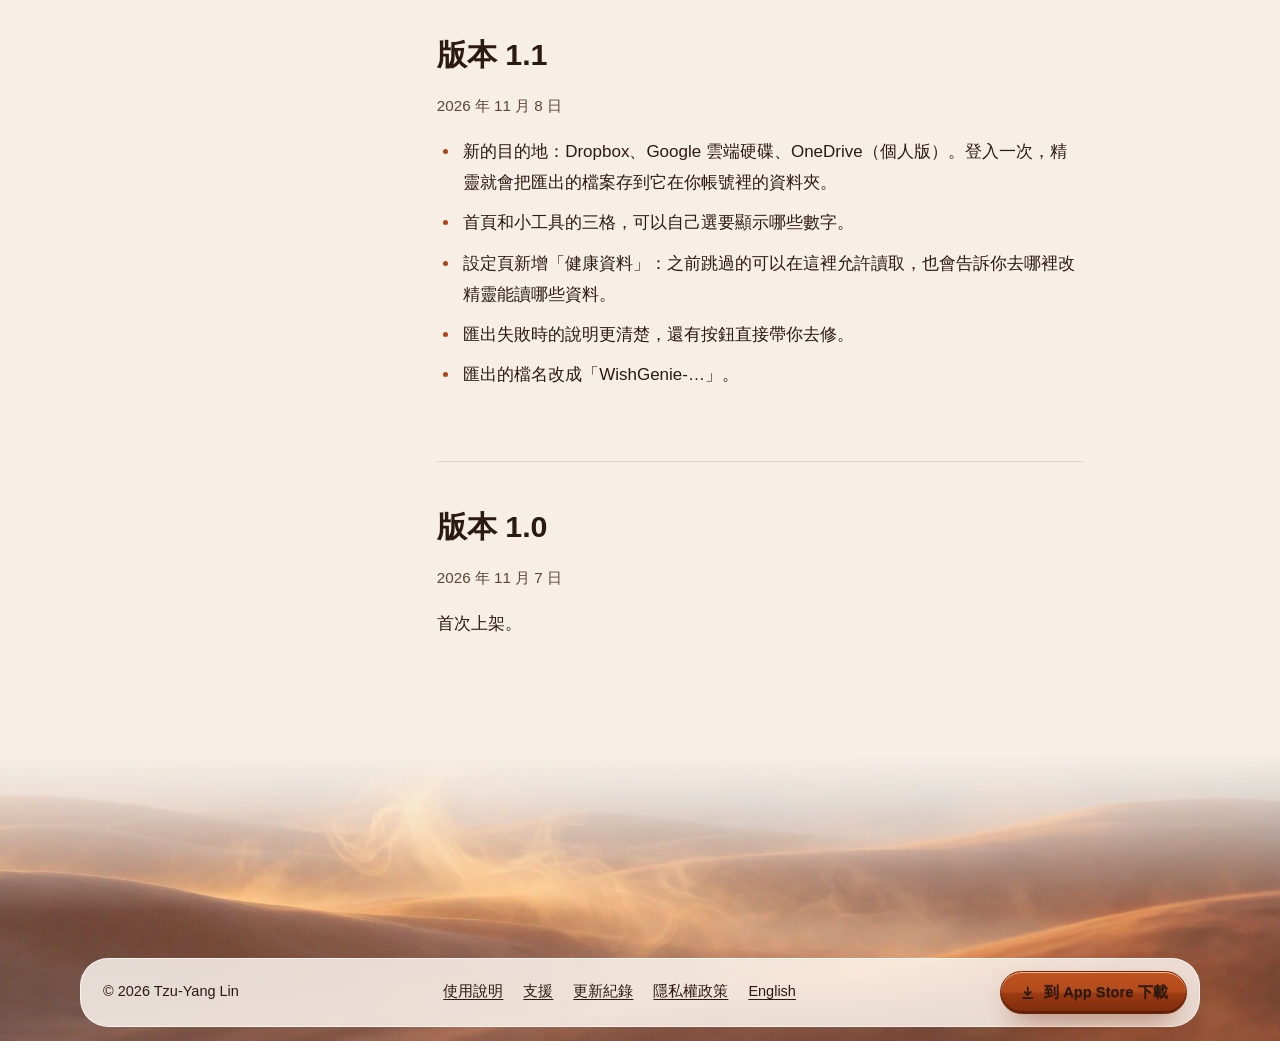
<file: zh/changelog/index.html>
<!DOCTYPE html>
<html lang="zh-Hant">
<head>
<meta charset="utf-8">
<meta name="viewport" content="width=device-width, initial-scale=1">
<title>更新紀錄 – 許願精靈 Wish Genie：健康匯出</title>
<meta name="description" content="許願精靈：健康匯出各版本的更新內容，由新到舊。">
<meta name="theme-color" content="#F7EFE6" media="(prefers-color-scheme: light)">
<meta name="theme-color" content="#17100C" media="(prefers-color-scheme: dark)">
<link rel="icon" href="../../assets/icon.svg" type="image/svg+xml">
<link rel="apple-touch-icon" href="../../assets/icon-180.png">
<link rel="stylesheet" href="../../style.css">
<script src="../../site.js"></script>
</head>
<body>
<header class="nav">
<a class="skip" href="#content">跳到內容</a>
<div class="nav-pill">
<a class="nav-brand" href="../"><img src="../../assets/icon.svg" width="32" height="32" alt=""><span>許願精靈</span></a>
<nav class="nav-links" aria-label="主選單"><a href="../guide/">使用說明</a><a href="../support/">支援</a><a href="../changelog/" aria-current="page">更新紀錄</a><a href="../privacy/">隱私權政策</a></nav>
<a class="nav-lang" href="../../changelog/" lang="en" hreflang="en">English</a>
<a class="nav-cta" href="https://apps.apple.com/tw/app/id6830697434">下載 App</a>
</div>
</header>
<main id="content" class="doc">
<div class="doc-hero">
<picture class="doc-hero-bg"><source media="(max-aspect-ratio: 4/5)" srcset="../../assets/bg/clouds-tall.webp"><img src="../../assets/bg/clouds-wide.webp" width="2048" height="1152" alt="" fetchpriority="high"></picture>
<div class="wrap">
<h1>更新紀錄</h1>
<p class="meta">許願精靈：健康匯出每一版的更新，由新到舊。</p>
</div>
</div>
<div class="wrap doc-grid">
<nav class="toc" aria-label="本頁內容"><details open><summary>本頁內容</summary>
<ul>
<li><a href="#v2-4">版本 2.4</a></li>
<li><a href="#v2-3">版本 2.3</a></li>
<li><a href="#v2-2">版本 2.2</a></li>
<li><a href="#v2-1">版本 2.1</a></li>
<li><a href="#v2-0">版本 2.0</a></li>
<li><a href="#v1-9">版本 1.9</a></li>
<li><a href="#v1-8">版本 1.8</a></li>
<li><a href="#v1-7">版本 1.7</a></li>
<li><a href="#v1-6">版本 1.6</a></li>
<li><a href="#v1-5">版本 1.5</a></li>
<li><a href="#v1-4">版本 1.4</a></li>
<li><a href="#v1-3">版本 1.3</a></li>
<li><a href="#v1-2">版本 1.2</a></li>
<li><a href="#v1-1">版本 1.1</a></li>
<li><a href="#v1-0">版本 1.0</a></li>
</ul>
</details></nav>
<article class="prose">
<h2 id="v2-4">版本 2.4</h2>
<p class="meta"><time datetime="2026-11-29">2026 年 11 月 29 日</time></p>
<ul>
<li>問 AI 可以附出處：開始對話時打開「回答附上出處」，AI 會先搜尋醫療機構網站，並附上它參考的連結。預設關閉，打開後每問一次在你的 OpenRouter 帳號會花比較多。</li>
<li>AI 回答裡的連結，只有來自那次搜尋的才能點，其他連結都只顯示成文字。</li>
<li>出處用的是搜尋服務 Exa，所以下次提問前會請你再同意一次。</li>
</ul>

<h2 id="v2-3">版本 2.3</h2>
<p class="meta"><time datetime="2026-11-27">2026 年 11 月 27 日</time></p>
<ul>
<li>存到自己選的資料夾：iCloud 雲碟和 Dropbox 目的地多了「存放位置」。選「自己選資料夾」，挑一個你已經有的資料夾，檔案就會直接出現在你自己的工具本來就在讀的地方。資料夾改名或搬走都沒關係。</li>
<li>iCloud 雲碟：可以選 iCloud 雲碟或「我的 iPhone」裡的資料夾。Dropbox：選 Dropbox 裡的資料夾，這支 iPhone 要裝 Dropbox App 並登入。</li>
<li>資料夾被刪掉的話，任務會告訴你，重新選一次就好。</li>
</ul>

<h2 id="v2-2">版本 2.2</h2>
<p class="meta"><time datetime="2026-11-25">2026 年 11 月 25 日</time></p>
<ul>
<li>心電圖（ECG）：「自己挑」多了「心電圖」一組，可以匯出 Apple Watch 記錄的心電圖，一筆一則，內容照「健康」App 上的樣子（結果、平均心率、症狀、取樣頻率）。打開「含電壓波形」，JSON 檔案會加上波形。</li>
<li>高血壓通知（iOS 26.2 以上）加進「健康通知」組。</li>
<li>要你勾選時 iOS 才會詢問權限，這些資料也不會放進 AI 摘要或問 AI。</li>
</ul>

<h2 id="v2-1">版本 2.1</h2>
<p class="meta"><time datetime="2026-11-22">2026 年 11 月 22 日</time></p>
<ul>
<li>健康通知：「自己挑」多了一組，可以匯出「健康」App 記錄的通知（高心率、低心率、心律不整、心適能、步行穩定性、睡眠呼吸中止症、噪音、耳機通知），一則通知一筆，附上 Apple 提供的資訊。這組也有心房顫動記錄、步行穩定性和呼吸障礙。要你勾選時 iOS 才會詢問權限，這些資料也不會放進 AI 摘要或問 AI。</li>
<li>捷徑的「執行任務」現在會講送出了幾個 GPX 檔；「匯出運動路線」也會出現在 Siri 與 Spotlight 的建議裡。</li>
<li>當天數值顯示為 0 時，圖表不再畫出長條。</li>
<li>勾「運動路線」會取消其他資料時（或反過來），會先問你要不要繼續。</li>
</ul>

<h2 id="v2-0">版本 2.0</h2>
<p class="meta"><time datetime="2026-11-19">2026 年 11 月 19 日</time></p>
<ul>
<li>運動路線：選「原始資料」，再到「體能訓練」組勾「運動路線」，每個戶外運動各匯出一個 GPX 檔，可以匯入你的運動 App。手動匯出、任務和新的「匯出運動路線」捷徑都能用。要你勾選時 iOS 才會詢問權限，許願精靈也不使用定位服務。</li>
<li>只分享最近 30 天的資料給許願精靈？AI 摘要現在會把「健康」沒分享的日子標成「not shared」，不當成沒資料，這些種類也不計算變化。手動匯出會在日期下面提示，並說明怎麼改成分享全部。</li>
</ul>

<h2 id="v1-9">版本 1.9</h2>
<p class="meta"><time datetime="2026-11-18">2026 年 11 月 18 日</time></p>
<ul>
<li>新的一步一步設定：按「交給精靈一件事」，精靈一次只問一件事（要做什麼、帶哪些資料、送到哪裡、多久送一次），最後讓你看整句任務再確認。</li>
<li>想在一個畫面看全部設定？第一步底下點「直接看全部設定」。編輯已有的任務跟以前一樣。</li>
</ul>

<h2 id="v1-8">版本 1.8</h2>
<p class="meta"><time datetime="2026-11-17">2026 年 11 月 17 日</time></p>
<ul>
<li>為 iPhone Duo 設計：打開時，首頁的健康數字和任務並排顯示，造句畫面句子在左、選項在右；半開時兩欄會避開摺痕。</li>
<li>新增大尺寸小工具：三個數字加上今天的走勢。</li>
<li>新建的 AI 摘要任務，格式預設改成 Markdown。</li>
<li>「交給精靈一件事」按鈕不會再蓋住任務清單。</li>
<li>任務句裡，中文和英文名稱之間會自動空一格。</li>
<li>關閉和取消按鈕改成圖示，跟系統一致。</li>
</ul>

<h2 id="v1-7">版本 1.7</h2>
<p class="meta"><time datetime="2026-11-15">2026 年 11 月 15 日</time></p>
<ul>
<li>新資料：站立時數、正念分鐘數、心理狀態、活動圓圈和經期追蹤（月經、點狀出血、排卵測試結果等）。經期追蹤和心理狀態要你勾選時才會詢問權限，經期追蹤也永遠不會放進 AI 摘要或送給「問 AI」。</li>
<li>另存一份最新版：內容是每小時／每天彙總或 AI 摘要的任務，可以用固定檔名再存一份同樣的檔案，讓你自己的工具每次都讀到最新的。</li>
<li>存不進 iCloud 雲碟時，任務會直接說明，不再顯示成網路問題。</li>
<li>修正：在資料清單點一下時，畫面不會再跳走。</li>
</ul>

<h2 id="v1-6">版本 1.6</h2>
<p class="meta"><time datetime="2026-11-14">2026 年 11 月 14 日</time></p>
<ul>
<li>新功能「問 AI」：用你自己的 OpenRouter 帳號，針對你的健康資料摘要問 AI 模型。你同意之前什麼都不會送出，對話只存在你的 iPhone，也可以存成報告。基本版就能用。</li>
<li>每天和每週的任務可以選幾點送出，每週的還可以選星期幾，之後隨時能改。</li>
</ul>

<h2 id="v1-5">版本 1.5</h2>
<p class="meta"><time datetime="2026-11-13">2026 年 11 月 13 日</time></p>
<ul>
<li>排程照原本的時間走：晚跑一次不會把之後的時間往後推，錯過好幾次也只補送一次。</li>
<li>打開許願精靈就會送出所有到期的任務。</li>
<li>新功能「沒送出時提醒我」：任務晚了一小時還沒送出（例如 iPhone 一直鎖著），會發通知提醒你。</li>
<li>新功能：小工具上的「補送」按鈕。</li>
<li>新功能「重送最近的資料」：接收端漏收時，把最近 1 天、7 天或 30 天再送一次。</li>
<li>選資料時可以「全選」。</li>
<li>Markdown 的 AI 摘要開頭會附一小段給 AI 的分析提示：看趨勢、不做診斷、看到異常建議去看醫生。可以關掉。</li>
<li>AI 摘要的 JSON 每天多了心率等取平均資料的最低和最高值。</li>
</ul>

<h2 id="v1-4">版本 1.4</h2>
<p class="meta"><time datetime="2026-11-11">2026 年 11 月 11 日</time></p>
<ul>
<li>新功能：能匯出的健康資料從 14 種增加到 60 多種：跑步、步行、自行車的各項數據，血壓、血糖、身體量測、營養、音量、日照時間等等。選資料的清單也改成分組。</li>
<li>新功能：體能訓練。每一筆都會匯出運動種類、開始和結束時間；有記錄的話，也包含距離、熱量和心率。不會讀取運動路線。</li>
<li>每小時／每天彙總和 AI 摘要也會包含新的資料和體能訓練。</li>
<li>CSV 檔最後面多了 6 個體能訓練的欄位，原本的欄位不變。</li>
<li>更新後，首頁會提示你允許讀取新的資料種類；要讓精靈讀哪些，由你決定。</li>
<li>任務上的「送出」那行，現在會照實顯示當次檔案裡放了什麼，之後改了任務也不會跟著變。</li>
</ul>

<h2 id="v1-3">版本 1.3</h2>
<p class="meta"><time datetime="2026-11-10">2026 年 11 月 10 日</time></p>
<ul>
<li>新功能：可以選檔案裡放什麼。除了每一筆原始資料，也能匯出每小時或每天的彙總，或是 AI 摘要：最近 7、30 或 90 天，並和再前面同樣天數比較，存成 Markdown 或 JSON，AI 助理 App 好讀。</li>
<li>任務也能送每小時或每天的彙總，或每天、每週送一份 AI 摘要。</li>
<li>精靈不會連上任何 AI 服務。檔案由你自己分享，或由任務送到你自己的雲端或伺服器。</li>
<li>用 Siri「執行任務」時，回話會說清楚送了什麼。</li>
</ul>

<h2 id="v1-2">版本 1.2</h2>
<p class="meta"><time datetime="2026-11-09">2026 年 11 月 9 日</time></p>
<ul>
<li>新的目的地：iCloud 雲碟。精靈把匯出的檔案存到你自己 iCloud 雲碟裡的「Wish Genie」資料夾，用「檔案」App 就能打開。</li>
<li>任務這次沒有新資料可送時，卡片上也會顯示上次送出幾筆、是什麼時候。</li>
<li>首頁哪一格顯示「—」，下面會有一行小字說明今天還沒有這項資料（例如手錶沒戴）。</li>
<li>小工具在等新資料時，也會維持你選的那三格。</li>
<li>雲端帳號保持登入的小修正。</li>
</ul>

<h2 id="v1-1">版本 1.1</h2>
<p class="meta"><time datetime="2026-11-08">2026 年 11 月 8 日</time></p>
<ul>
<li>新的目的地：Dropbox、Google 雲端硬碟、OneDrive（個人版）。登入一次，精靈就會把匯出的檔案存到它在你帳號裡的資料夾。</li>
<li>首頁和小工具的三格，可以自己選要顯示哪些數字。</li>
<li>設定頁新增「健康資料」：之前跳過的可以在這裡允許讀取，也會告訴你去哪裡改精靈能讀哪些資料。</li>
<li>匯出失敗時的說明更清楚，還有按鈕直接帶你去修。</li>
<li>匯出的檔名改成「WishGenie-…」。</li>
</ul>

<h2 id="v1-0">版本 1.0</h2>
<p class="meta"><time datetime="2026-11-07">2026 年 11 月 7 日</time></p>
<p>首次上架。</p>
</article>
</div>
</main>
<footer class="foot">
<img class="foot-bg" src="../../assets/bg/dunes-wide.webp" width="2048" height="1152" alt="" loading="lazy" decoding="async">
<div class="foot-bar">
<span>© 2026 Tzu-Yang Lin</span>
<nav aria-label="頁尾"><a href="../guide/">使用說明</a><a href="../support/">支援</a><a href="../changelog/">更新紀錄</a><a href="../privacy/">隱私權政策</a><a href="../../changelog/" lang="en" hreflang="en">English</a></nav>
<a class="btn btn-clay" href="https://apps.apple.com/tw/app/id6830697434"><svg viewBox="0 0 20 20" aria-hidden="true"><path d="M10 3v10m0 0 4-4m-4 4-4-4M4 17h12" fill="none" stroke="currentColor" stroke-width="2.2" stroke-linecap="round" stroke-linejoin="round"/></svg>到 App Store 下載</a>
</div>
</footer>
</body>
</html>
</file>
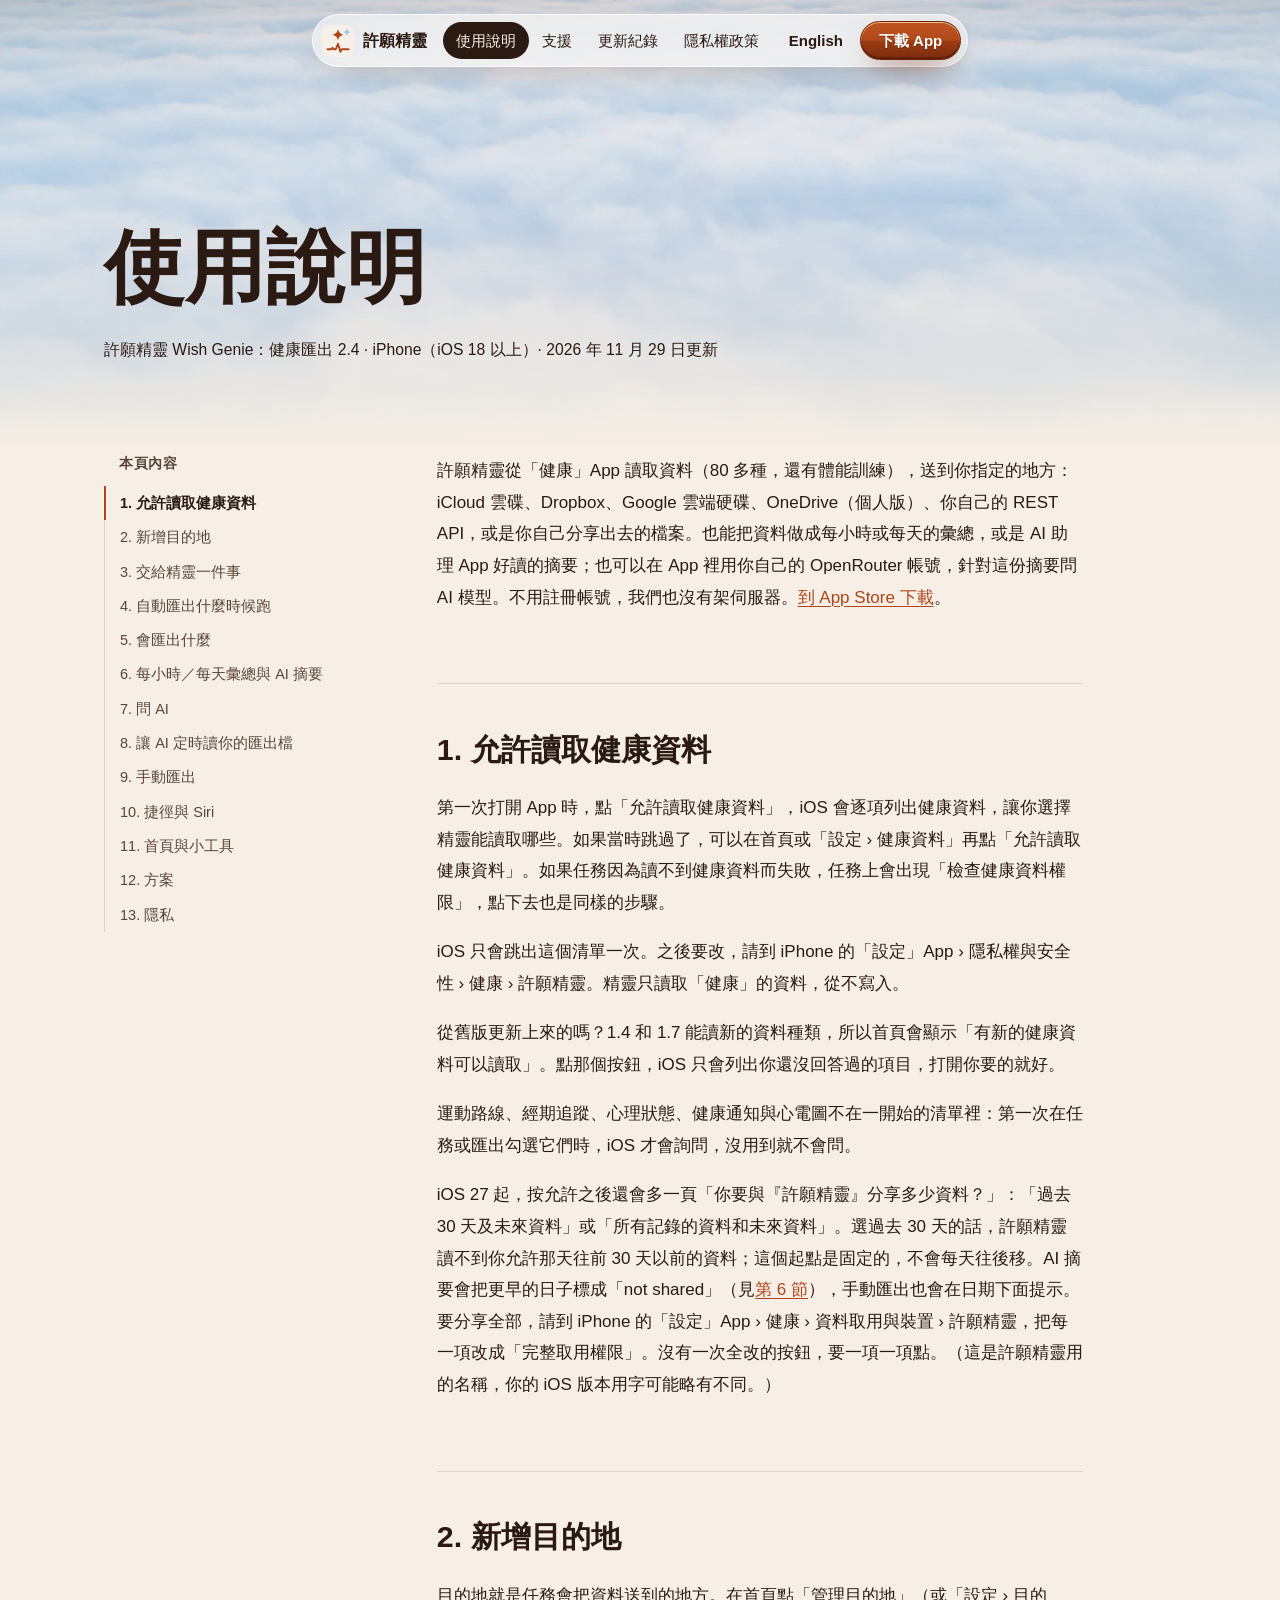
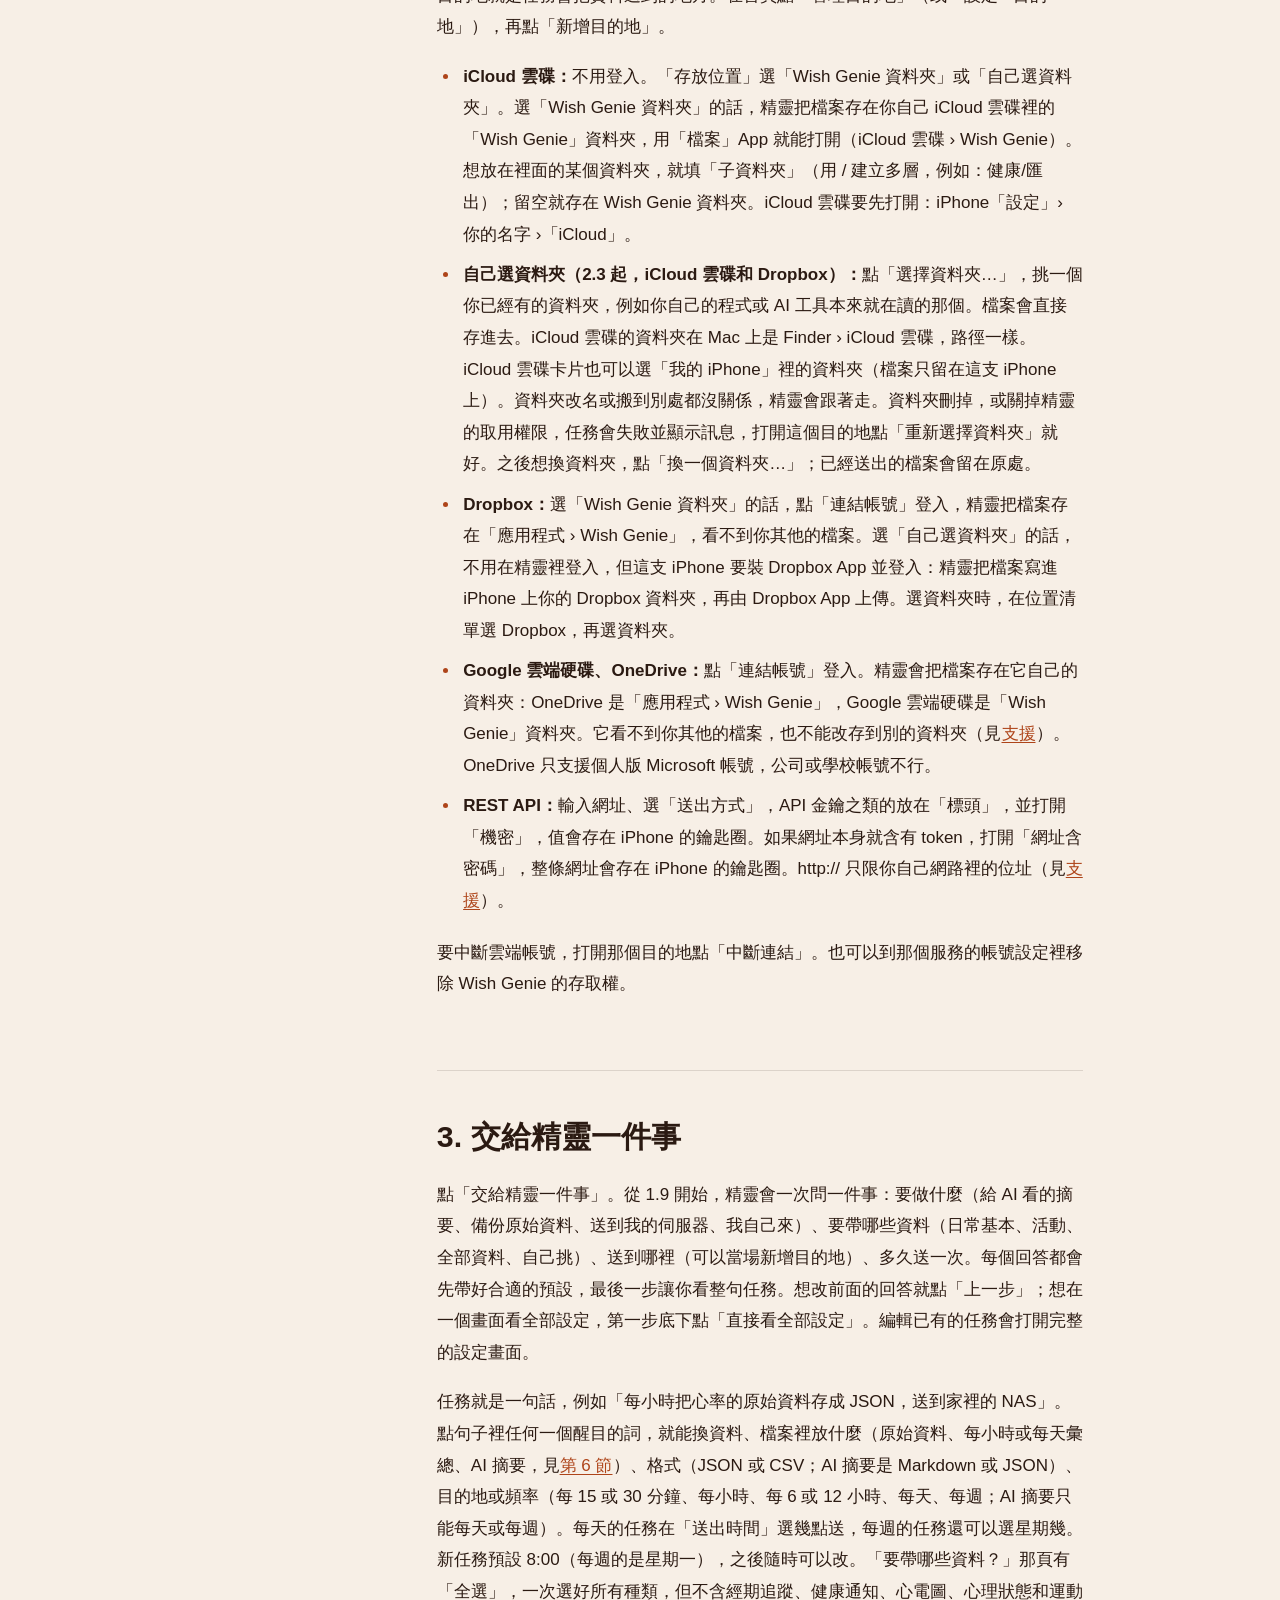
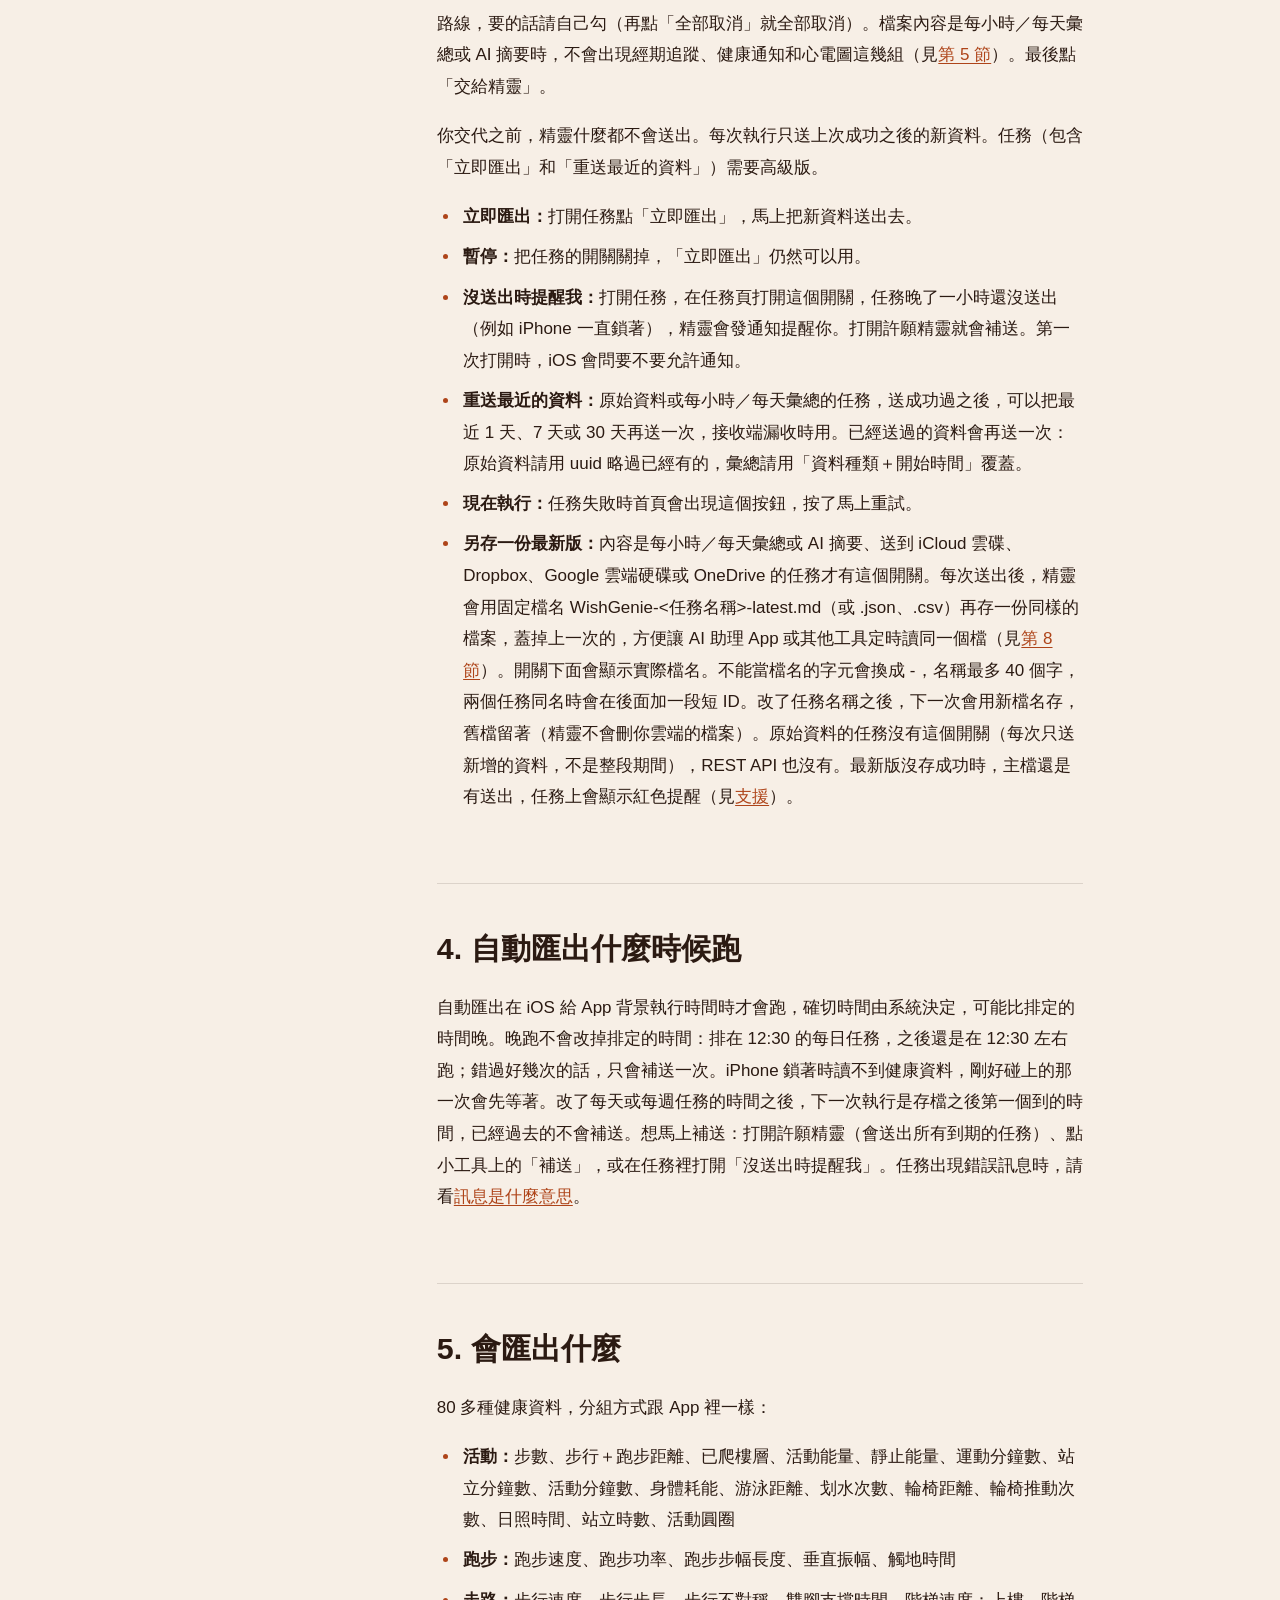
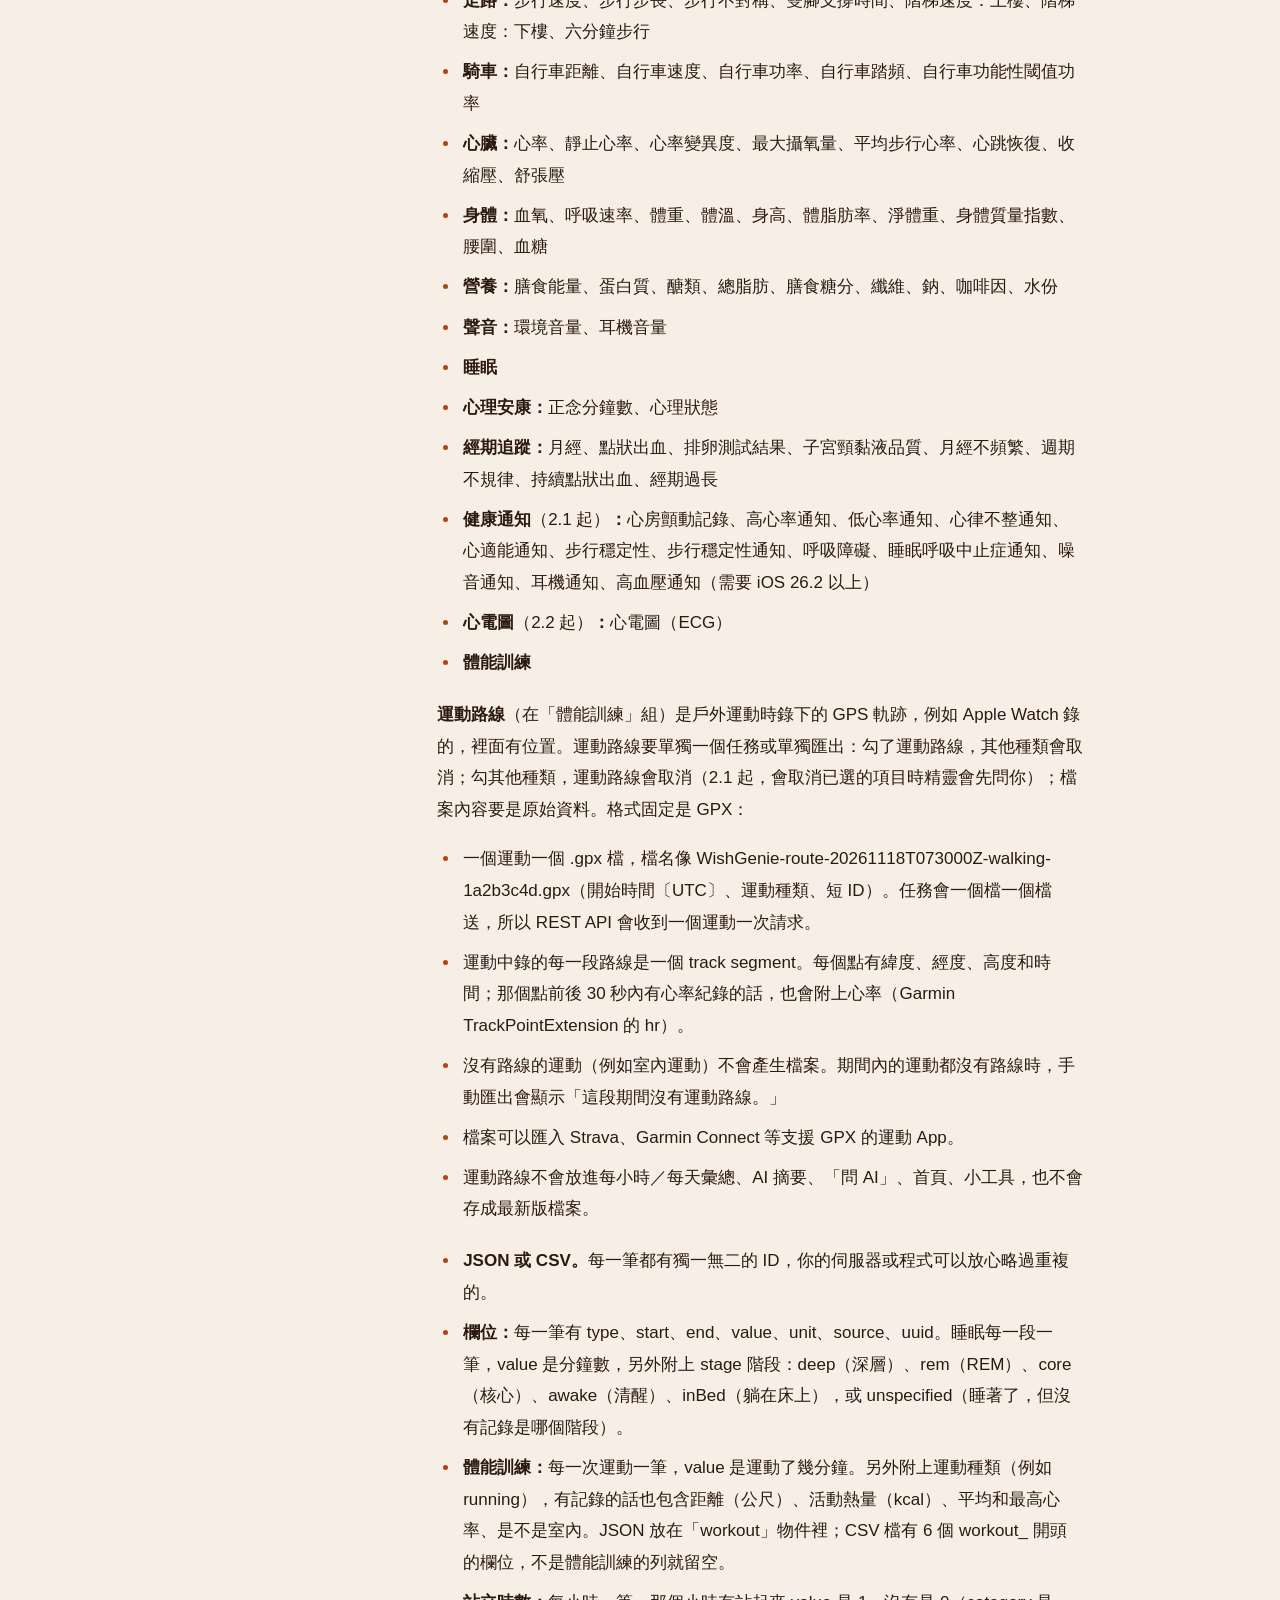
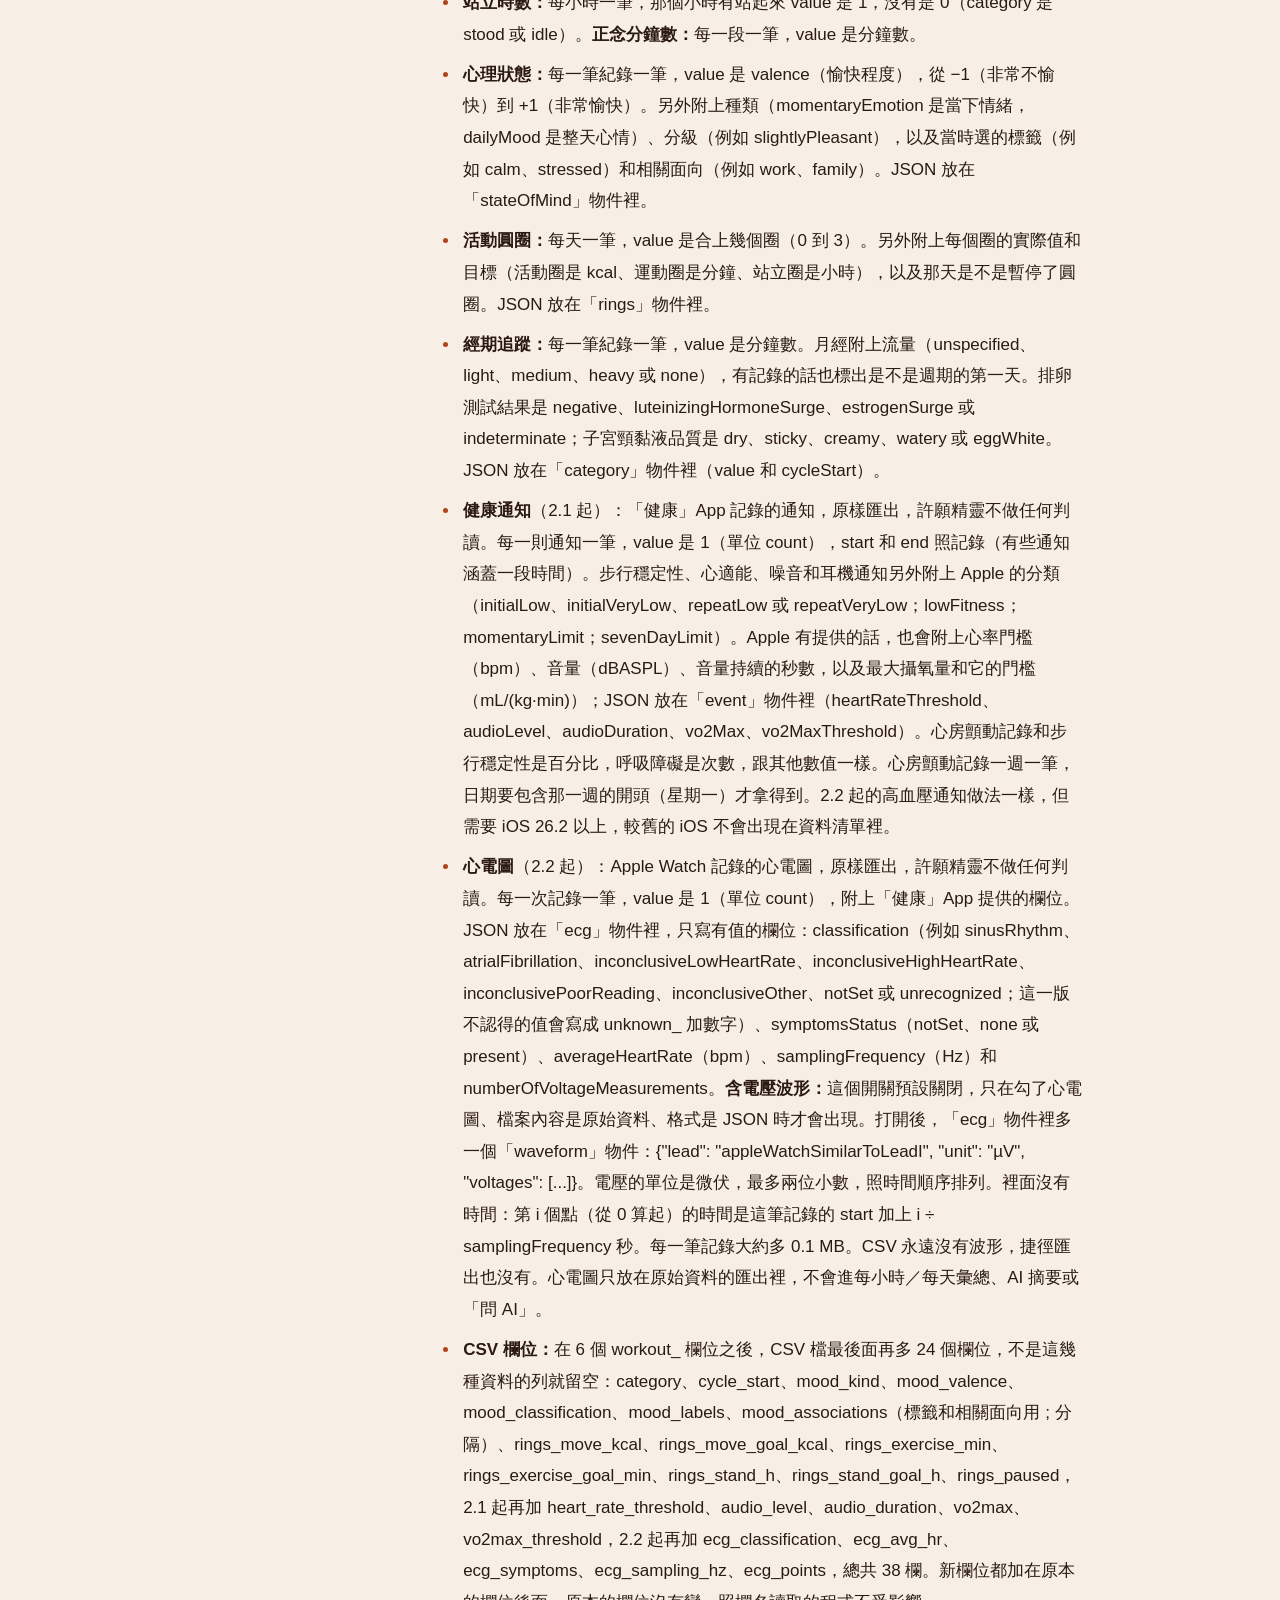
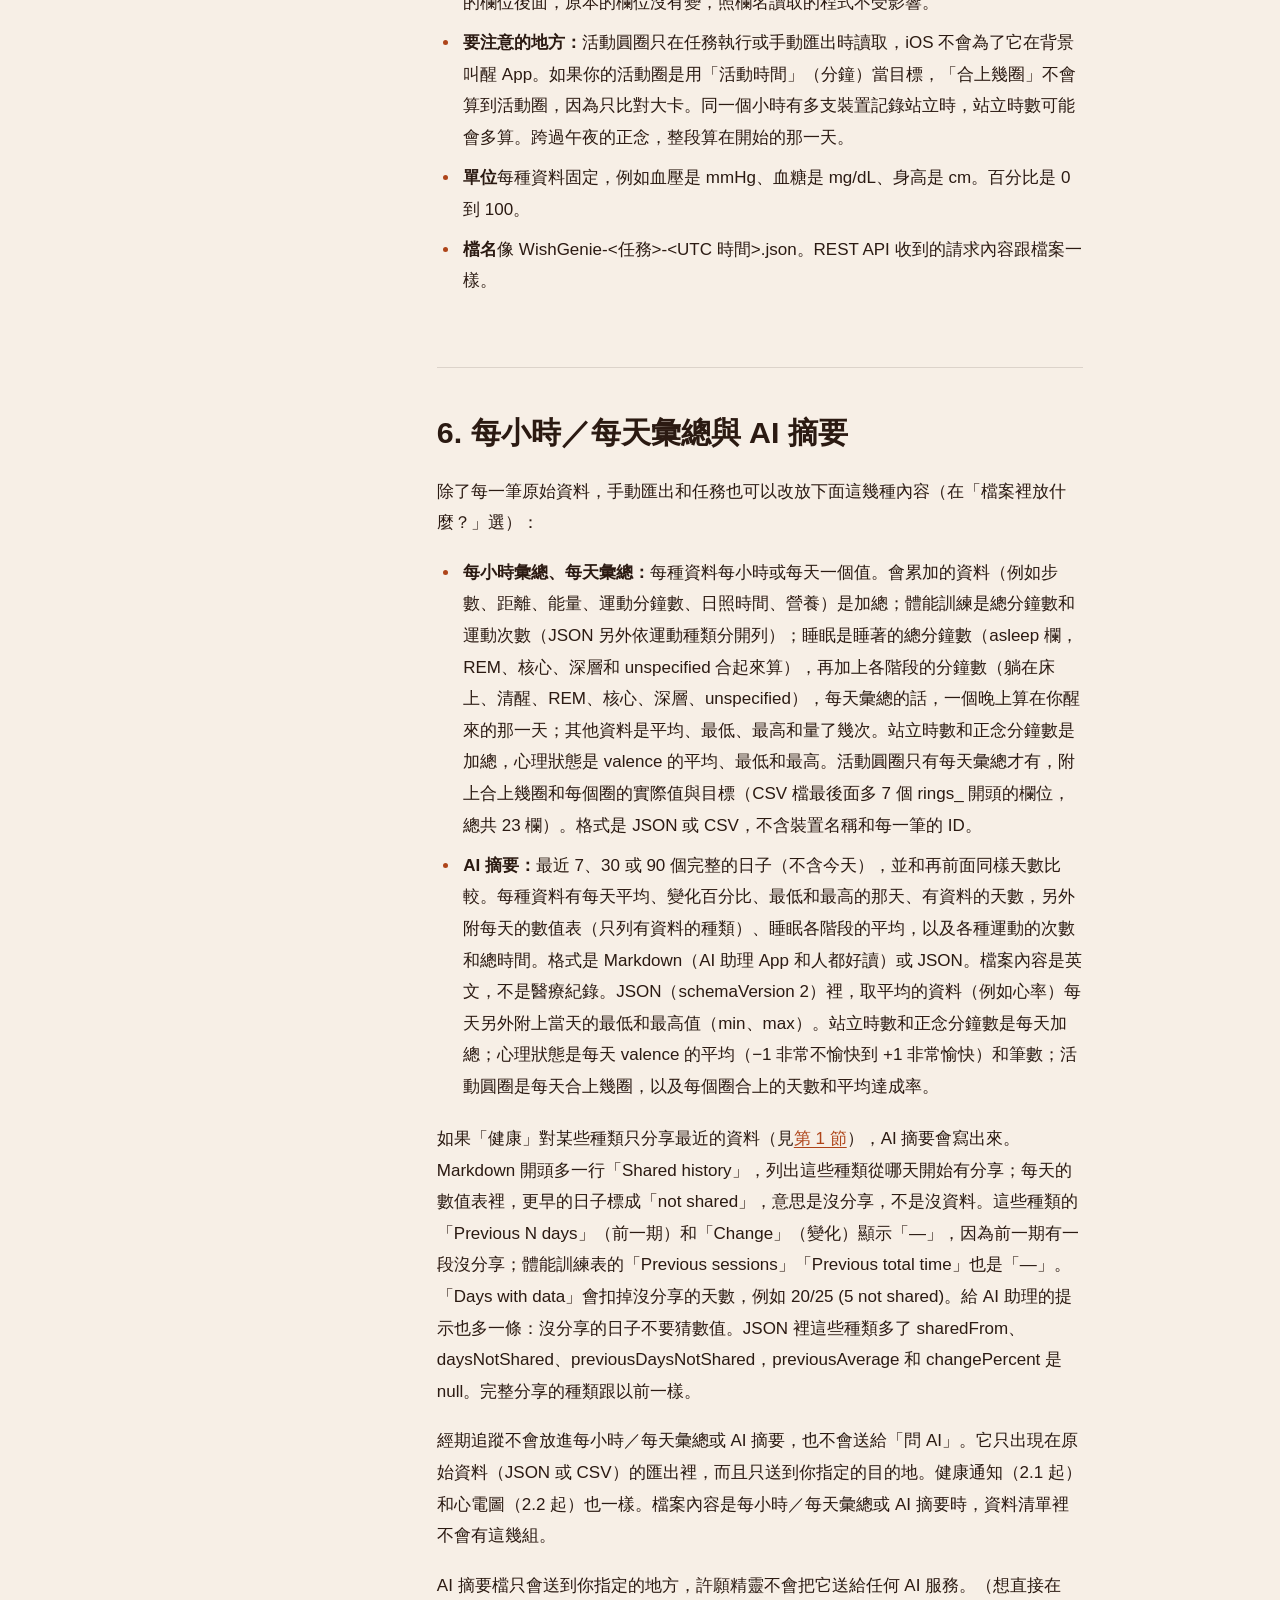
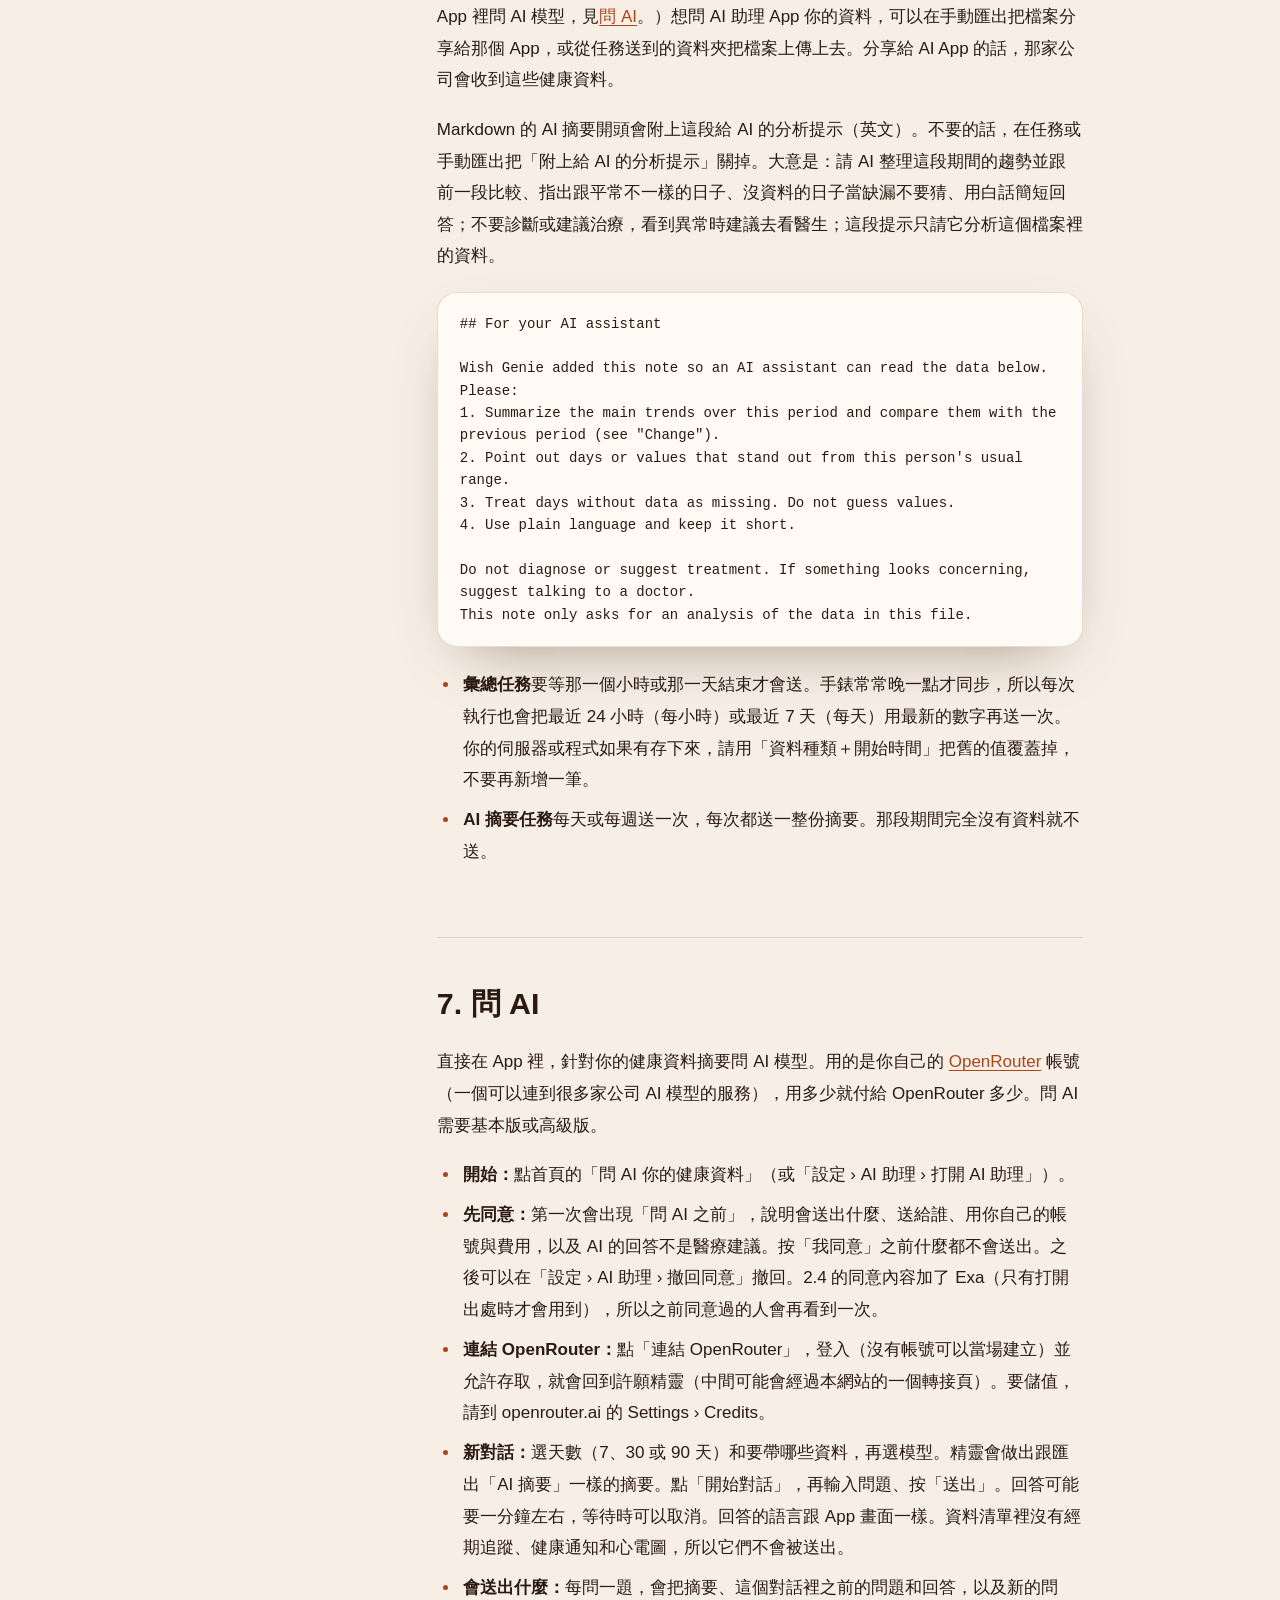
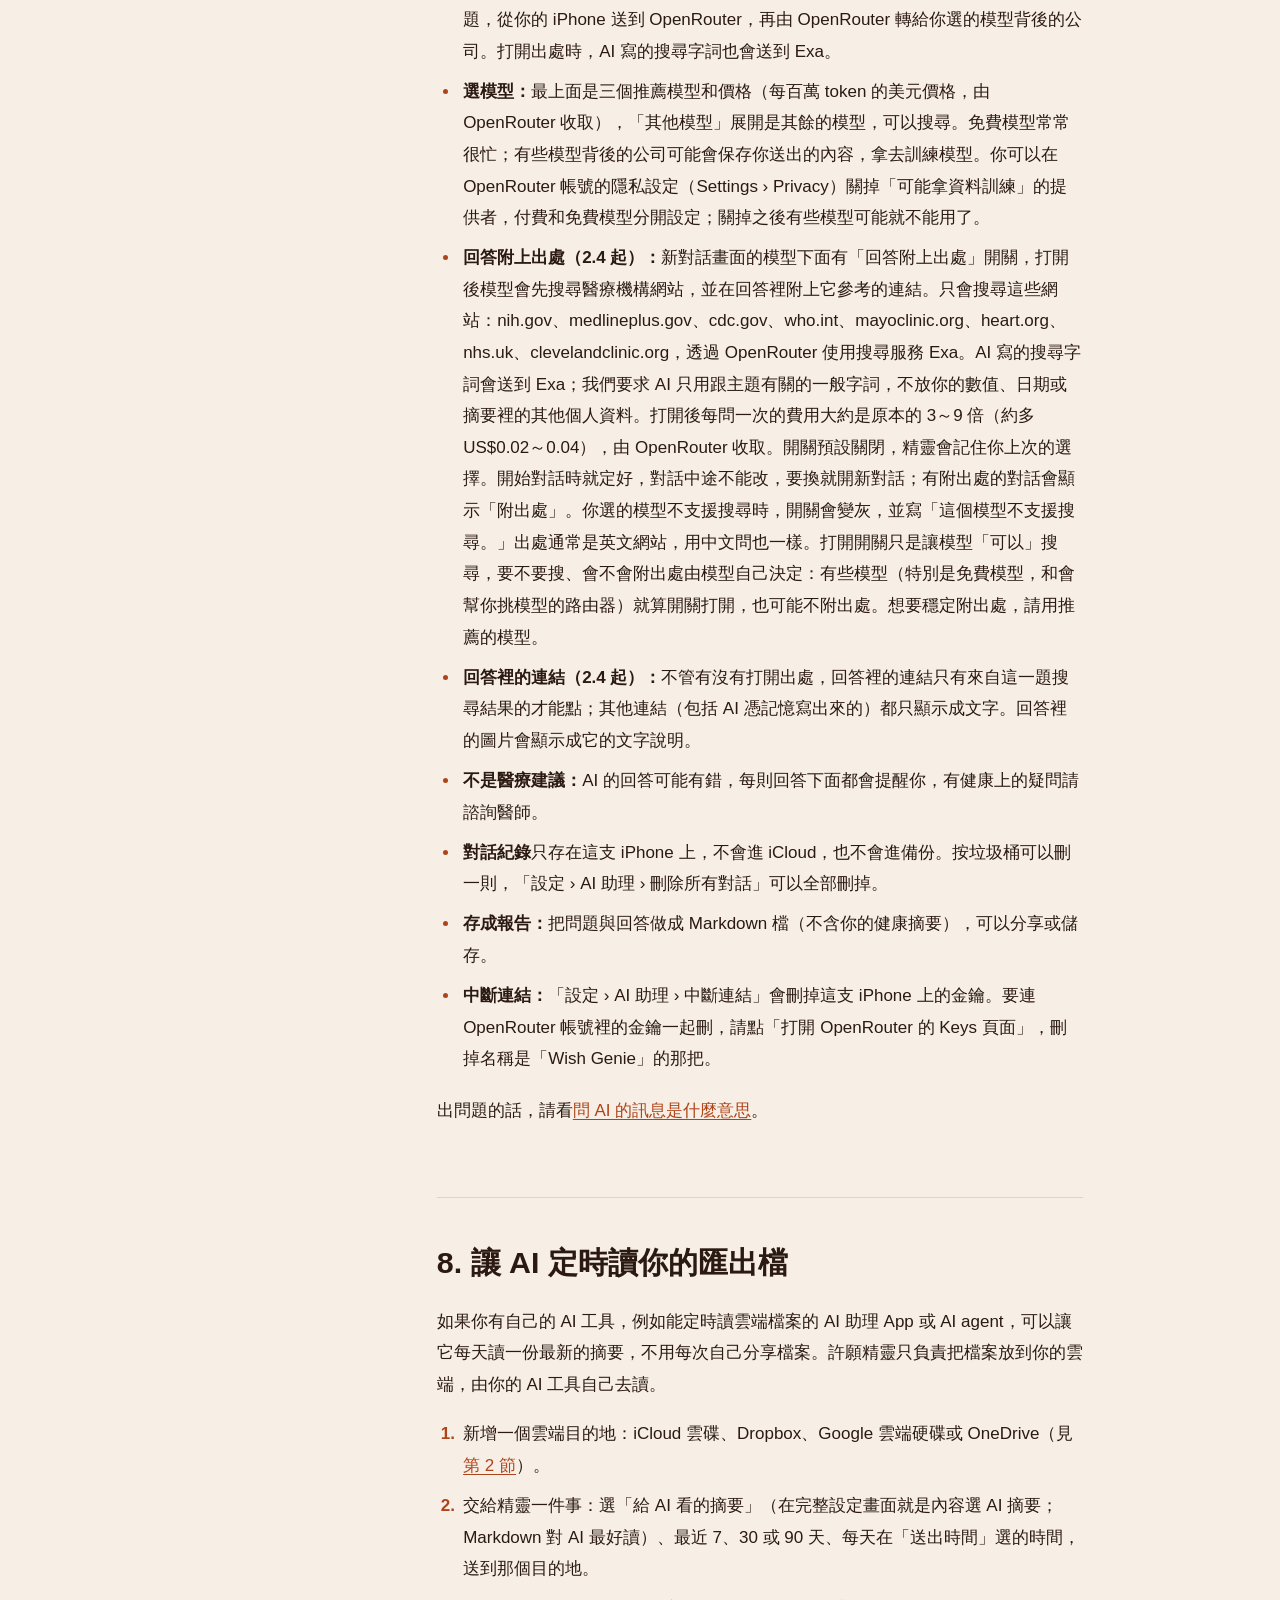
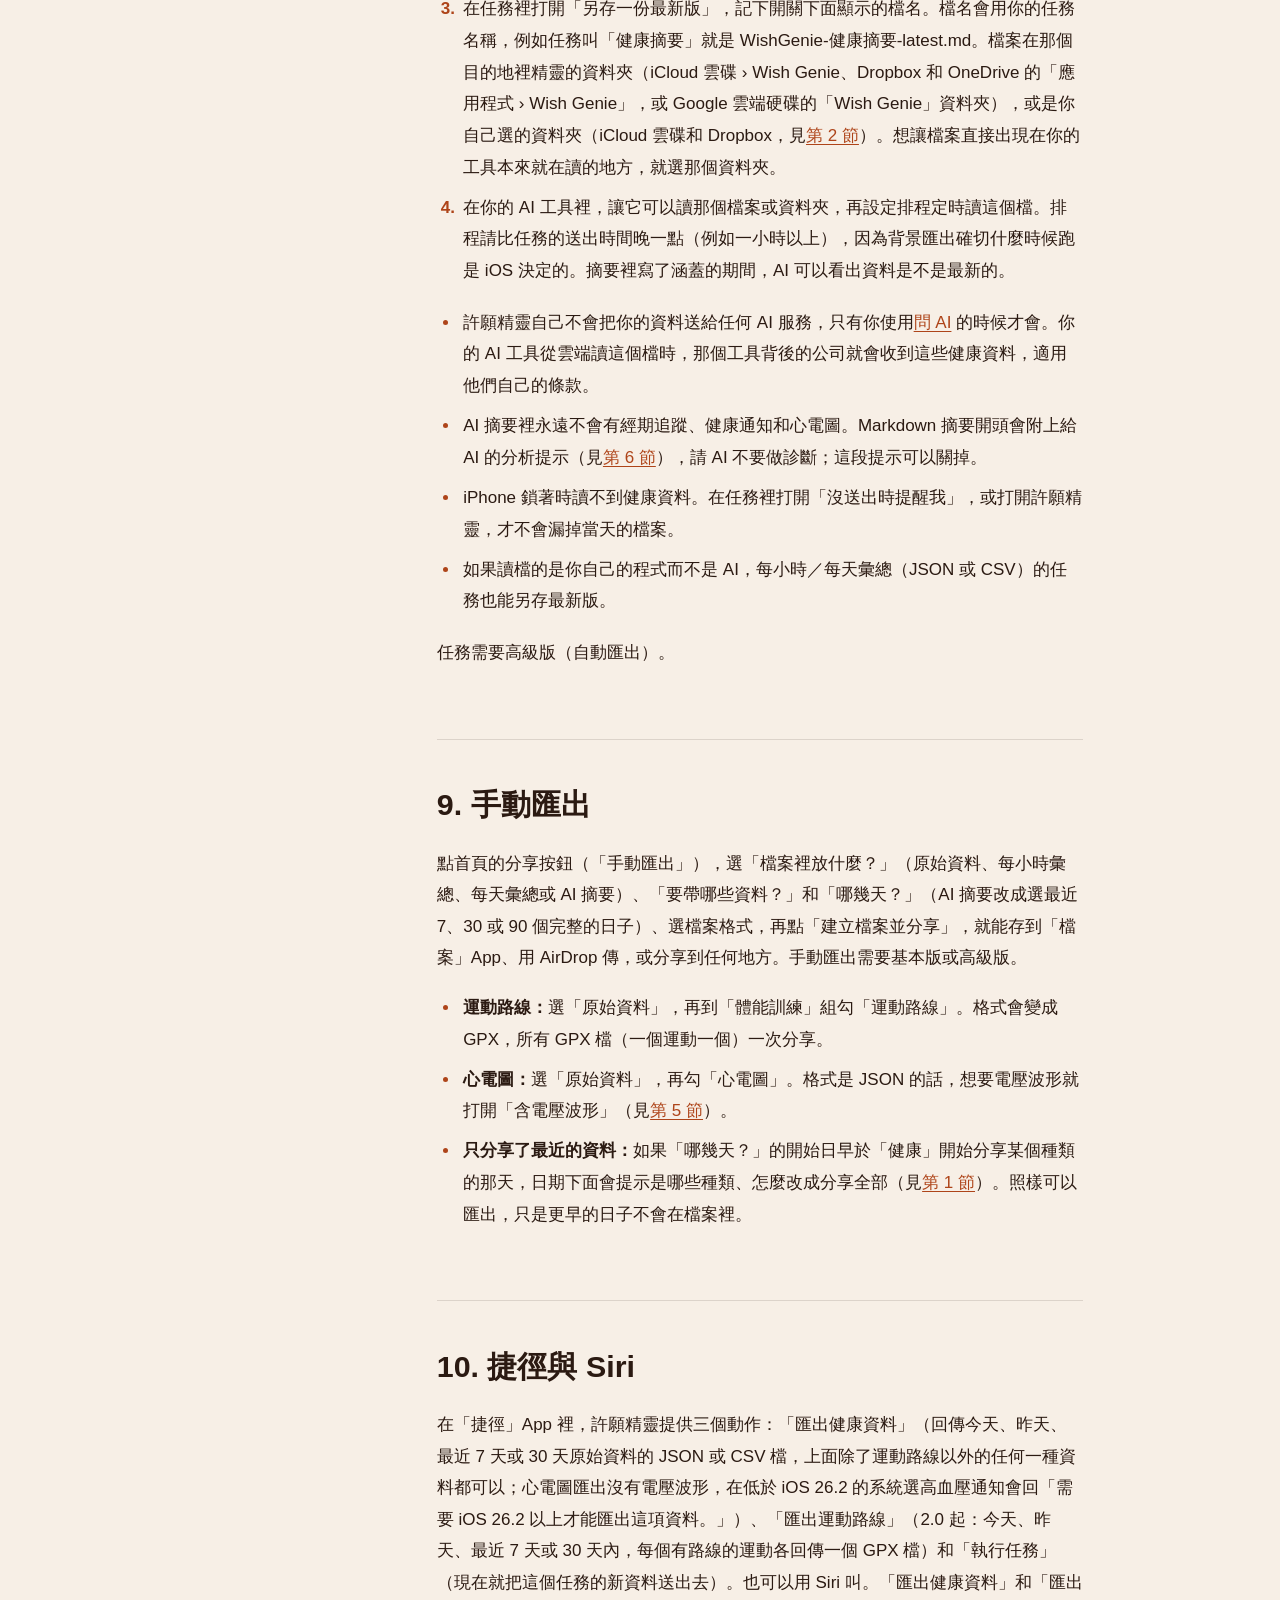
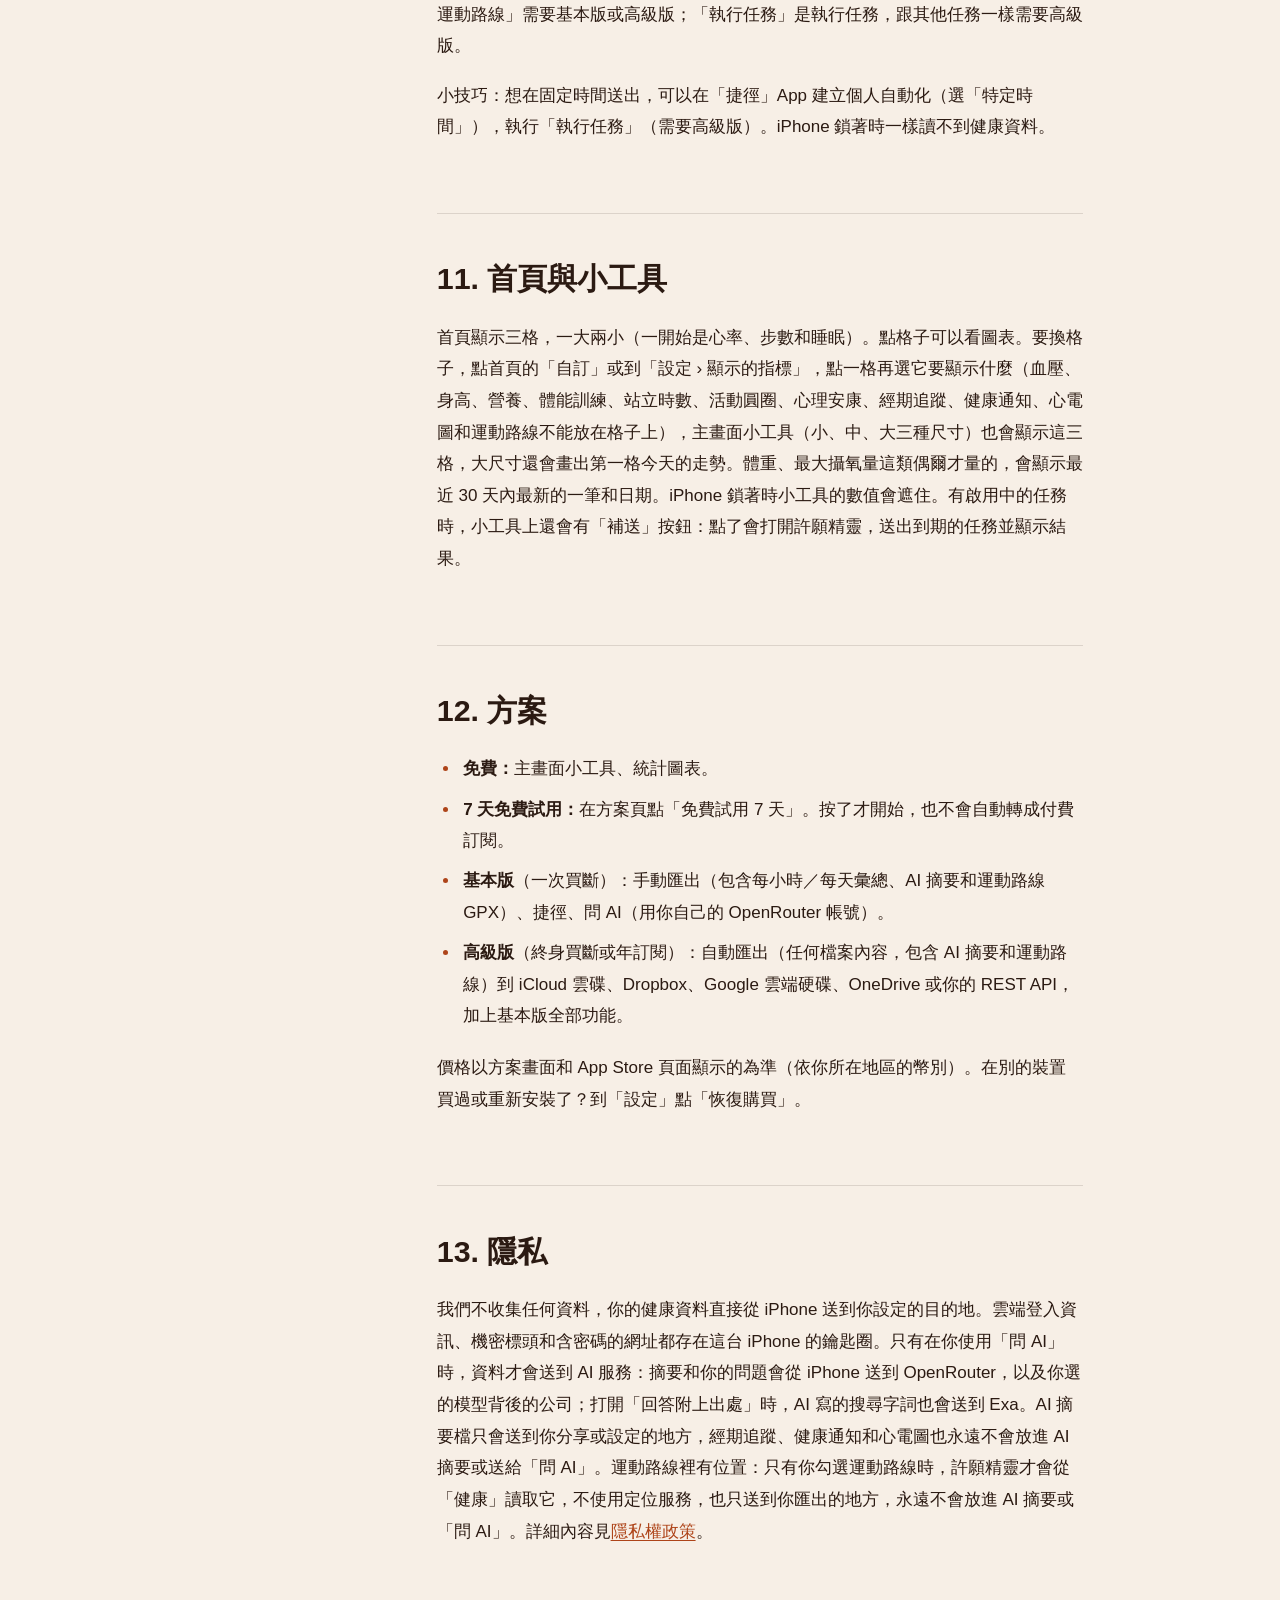
<file: zh/guide/index.html>
<!DOCTYPE html>
<html lang="zh-Hant">
<head>
<meta charset="utf-8">
<meta name="viewport" content="width=device-width, initial-scale=1">
<title>使用說明 · 許願精靈：健康匯出</title>
<meta name="description" content="許願精靈（Wish Genie）使用說明：把 Apple「健康」資料用 JSON 或 CSV 送到 iCloud 雲碟、Dropbox、Google 雲端硬碟、OneDrive 或你自己的 REST API，也能做成每小時／每天彙總和給 AI 助理 App 讀的摘要，還能另存一份固定檔名的最新版，讓你自己的 AI 工具定時讀取。">
<meta name="theme-color" content="#F7EFE6" media="(prefers-color-scheme: light)">
<meta name="theme-color" content="#17100C" media="(prefers-color-scheme: dark)">
<link rel="icon" href="../../assets/icon.svg" type="image/svg+xml">
<link rel="apple-touch-icon" href="../../assets/icon-180.png">
<link rel="stylesheet" href="../../style.css">
<script src="../../site.js"></script>
</head>
<body>
<header class="nav">
<a class="skip" href="#content">跳到內容</a>
<div class="nav-pill">
<a class="nav-brand" href="../"><img src="../../assets/icon.svg" width="32" height="32" alt=""><span>許願精靈</span></a>
<nav class="nav-links" aria-label="主選單"><a href="../guide/" aria-current="page">使用說明</a><a href="../support/">支援</a><a href="../changelog/">更新紀錄</a><a href="../privacy/">隱私權政策</a></nav>
<a class="nav-lang" href="../../guide/" lang="en" hreflang="en">English</a>
<a class="nav-cta" href="https://apps.apple.com/tw/app/id6830697434">下載 App</a>
</div>
</header>
<main id="content" class="doc">
<div class="doc-hero">
<picture class="doc-hero-bg"><source media="(max-aspect-ratio: 4/5)" srcset="../../assets/bg/clouds-tall.webp"><img src="../../assets/bg/clouds-wide.webp" width="2048" height="1152" alt="" fetchpriority="high"></picture>
<div class="wrap">
<h1>使用說明</h1>
<p class="meta">許願精靈 Wish Genie：健康匯出 2.4 · iPhone（iOS 18 以上）· 2026 年 11 月 29 日更新</p>
</div>
</div>
<div class="wrap doc-grid">
<nav class="toc" aria-label="本頁內容"><details open><summary>本頁內容</summary>
<ul>
<li><a href="#allow-health-access">1. 允許讀取健康資料</a></li>
<li><a href="#destinations">2. 新增目的地</a></li>
<li><a href="#give-genie-a-task">3. 交給精靈一件事</a></li>
<li><a href="#when-automatic-exports-run">4. 自動匯出什麼時候跑</a></li>
<li><a href="#data">5. 會匯出什麼</a></li>
<li><a href="#ai">6. 每小時／每天彙總與 AI 摘要</a></li>
<li><a href="#ask-ai">7. 問 AI</a></li>
<li><a href="#ai-schedule">8. 讓 AI 定時讀你的匯出檔</a></li>
<li><a href="#manual-export">9. 手動匯出</a></li>
<li><a href="#shortcuts-and-siri">10. 捷徑與 Siri</a></li>
<li><a href="#home-screen-and-widgets">11. 首頁與小工具</a></li>
<li><a href="#plans">12. 方案</a></li>
<li><a href="#privacy">13. 隱私</a></li>
</ul>
</details></nav>
<article class="prose">
<p>許願精靈從「健康」App 讀取資料（80 多種，還有體能訓練），送到你指定的地方：iCloud 雲碟、Dropbox、Google 雲端硬碟、OneDrive（個人版）、你自己的 REST API，或是你自己分享出去的檔案。也能把資料做成每小時或每天的彙總，或是 AI 助理 App 好讀的摘要；也可以在 App 裡用你自己的 OpenRouter 帳號，針對這份摘要問 AI 模型。不用註冊帳號，我們也沒有架伺服器。<a href="https://apps.apple.com/tw/app/id6830697434">到 App Store 下載</a>。</p>

<h2 id="allow-health-access">1. 允許讀取健康資料</h2>
<p>第一次打開 App 時，點「允許讀取健康資料」，iOS 會逐項列出健康資料，讓你選擇精靈能讀取哪些。如果當時跳過了，可以在首頁或「設定 › 健康資料」再點「允許讀取健康資料」。如果任務因為讀不到健康資料而失敗，任務上會出現「檢查健康資料權限」，點下去也是同樣的步驟。</p>
<p>iOS 只會跳出這個清單一次。之後要改，請到 iPhone 的「設定」App › 隱私權與安全性 › 健康 › 許願精靈。精靈只讀取「健康」的資料，從不寫入。</p>
<p>從舊版更新上來的嗎？1.4 和 1.7 能讀新的資料種類，所以首頁會顯示「有新的健康資料可以讀取」。點那個按鈕，iOS 只會列出你還沒回答過的項目，打開你要的就好。</p>
<p>運動路線、經期追蹤、心理狀態、健康通知與心電圖不在一開始的清單裡：第一次在任務或匯出勾選它們時，iOS 才會詢問，沒用到就不會問。</p>
<p id="limited-history">iOS 27 起，按允許之後還會多一頁「你要與『許願精靈』分享多少資料？」：「過去 30 天及未來資料」或「所有記錄的資料和未來資料」。選過去 30 天的話，許願精靈讀不到你允許那天往前 30 天以前的資料；這個起點是固定的，不會每天往後移。AI 摘要會把更早的日子標成「not shared」（見<a href="#not-shared">第 6 節</a>），手動匯出也會在日期下面提示。要分享全部，請到 iPhone 的「設定」App › 健康 › 資料取用與裝置 › 許願精靈，把每一項改成「完整取用權限」。沒有一次全改的按鈕，要一項一項點。（這是許願精靈用的名稱，你的 iOS 版本用字可能略有不同。）</p>

<h2 id="destinations">2. 新增目的地</h2>
<p>目的地就是任務會把資料送到的地方。在首頁點「管理目的地」（或「設定 › 目的地」），再點「新增目的地」。</p>
<ul>
<li><strong>iCloud 雲碟：</strong>不用登入。「存放位置」選「Wish Genie 資料夾」或「自己選資料夾」。選「Wish Genie 資料夾」的話，精靈把檔案存在你自己 iCloud 雲碟裡的「Wish Genie」資料夾，用「檔案」App 就能打開（iCloud 雲碟 › Wish Genie）。想放在裡面的某個資料夾，就填「子資料夾」（用 / 建立多層，例如：健康/匯出）；留空就存在 Wish Genie 資料夾。iCloud 雲碟要先打開：iPhone「設定」› 你的名字 ›「iCloud」。</li>
<li id="own-folder"><strong>自己選資料夾（2.3 起，iCloud 雲碟和 Dropbox）：</strong>點「選擇資料夾…」，挑一個你已經有的資料夾，例如你自己的程式或 AI 工具本來就在讀的那個。檔案會直接存進去。iCloud 雲碟的資料夾在 Mac 上是 Finder › iCloud 雲碟，路徑一樣。iCloud 雲碟卡片也可以選「我的 iPhone」裡的資料夾（檔案只留在這支 iPhone 上）。資料夾改名或搬到別處都沒關係，精靈會跟著走。資料夾刪掉，或關掉精靈的取用權限，任務會失敗並顯示訊息，打開這個目的地點「重新選擇資料夾」就好。之後想換資料夾，點「換一個資料夾…」；已經送出的檔案會留在原處。</li>
<li><strong>Dropbox：</strong>選「Wish Genie 資料夾」的話，點「連結帳號」登入，精靈把檔案存在「應用程式 › Wish Genie」，看不到你其他的檔案。選「自己選資料夾」的話，不用在精靈裡登入，但這支 iPhone 要裝 Dropbox App 並登入：精靈把檔案寫進 iPhone 上你的 Dropbox 資料夾，再由 Dropbox App 上傳。選資料夾時，在位置清單選 Dropbox，再選資料夾。</li>
<li><strong>Google 雲端硬碟、OneDrive：</strong>點「連結帳號」登入。精靈會把檔案存在它自己的資料夾：OneDrive 是「應用程式 › Wish Genie」，Google 雲端硬碟是「Wish Genie」資料夾。它看不到你其他的檔案，也不能改存到別的資料夾（見<a href="../support/#own-folder">支援</a>）。OneDrive 只支援個人版 Microsoft 帳號，公司或學校帳號不行。</li>
<li><strong>REST API：</strong>輸入網址、選「送出方式」，API 金鑰之類的放在「標頭」，並打開「機密」，值會存在 iPhone 的鑰匙圈。如果網址本身就含有 token，打開「網址含密碼」，整條網址會存在 iPhone 的鑰匙圈。http:// 只限你自己網路裡的位址（見<a href="../support/">支援</a>）。</li>
</ul>
<p>要中斷雲端帳號，打開那個目的地點「中斷連結」。也可以到那個服務的帳號設定裡移除 Wish Genie 的存取權。</p>

<h2 id="give-genie-a-task">3. 交給精靈一件事</h2>
<p>點「交給精靈一件事」。從 1.9 開始，精靈會一次問一件事：要做什麼（給 AI 看的摘要、備份原始資料、送到我的伺服器、我自己來）、要帶哪些資料（日常基本、活動、全部資料、自己挑）、送到哪裡（可以當場新增目的地）、多久送一次。每個回答都會先帶好合適的預設，最後一步讓你看整句任務。想改前面的回答就點「上一步」；想在一個畫面看全部設定，第一步底下點「直接看全部設定」。編輯已有的任務會打開完整的設定畫面。</p>
<p>任務就是一句話，例如「每小時把心率的原始資料存成 JSON，送到家裡的 NAS」。點句子裡任何一個醒目的詞，就能換資料、檔案裡放什麼（原始資料、每小時或每天彙總、AI 摘要，見<a href="#ai">第 6 節</a>）、格式（JSON 或 CSV；AI 摘要是 Markdown 或 JSON）、目的地或頻率（每 15 或 30 分鐘、每小時、每 6 或 12 小時、每天、每週；AI 摘要只能每天或每週）。每天的任務在「送出時間」選幾點送，每週的任務還可以選星期幾。新任務預設 8:00（每週的是星期一），之後隨時可以改。「要帶哪些資料？」那頁有「全選」，一次選好所有種類，但不含經期追蹤、健康通知、心電圖、心理狀態和運動路線，要的話請自己勾（再點「全部取消」就全部取消）。檔案內容是每小時／每天彙總或 AI 摘要時，不會出現經期追蹤、健康通知和心電圖這幾組（見<a href="#data">第 5 節</a>）。最後點「交給精靈」。</p>
<p>你交代之前，精靈什麼都不會送出。每次執行只送上次成功之後的新資料。任務（包含「立即匯出」和「重送最近的資料」）需要高級版。</p>
<ul>
<li><strong>立即匯出：</strong>打開任務點「立即匯出」，馬上把新資料送出去。</li>
<li><strong>暫停：</strong>把任務的開關關掉，「立即匯出」仍然可以用。</li>
<li><strong>沒送出時提醒我：</strong>打開任務，在任務頁打開這個開關，任務晚了一小時還沒送出（例如 iPhone 一直鎖著），精靈會發通知提醒你。打開許願精靈就會補送。第一次打開時，iOS 會問要不要允許通知。</li>
<li><strong>重送最近的資料：</strong>原始資料或每小時／每天彙總的任務，送成功過之後，可以把最近 1 天、7 天或 30 天再送一次，接收端漏收時用。已經送過的資料會再送一次：原始資料請用 uuid 略過已經有的，彙總請用「資料種類＋開始時間」覆蓋。</li>
<li><strong>現在執行：</strong>任務失敗時首頁會出現這個按鈕，按了馬上重試。</li>
<li id="latest"><strong>另存一份最新版：</strong>內容是每小時／每天彙總或 AI 摘要、送到 iCloud 雲碟、Dropbox、Google 雲端硬碟或 OneDrive 的任務才有這個開關。每次送出後，精靈會用固定檔名 WishGenie-&lt;任務名稱&gt;-latest.md（或 .json、.csv）再存一份同樣的檔案，蓋掉上一次的，方便讓 AI 助理 App 或其他工具定時讀同一個檔（見<a href="#ai-schedule">第 8 節</a>）。開關下面會顯示實際檔名。不能當檔名的字元會換成 -，名稱最多 40 個字，兩個任務同名時會在後面加一段短 ID。改了任務名稱之後，下一次會用新檔名存，舊檔留著（精靈不會刪你雲端的檔案）。原始資料的任務沒有這個開關（每次只送新增的資料，不是整段期間），REST API 也沒有。最新版沒存成功時，主檔還是有送出，任務上會顯示紅色提醒（見<a href="../support/#latest">支援</a>）。</li>
</ul>

<h2 id="when-automatic-exports-run">4. 自動匯出什麼時候跑</h2>
<p>自動匯出在 iOS 給 App 背景執行時間時才會跑，確切時間由系統決定，可能比排定的時間晚。晚跑不會改掉排定的時間：排在 12:30 的每日任務，之後還是在 12:30 左右跑；錯過好幾次的話，只會補送一次。iPhone 鎖著時讀不到健康資料，剛好碰上的那一次會先等著。改了每天或每週任務的時間之後，下一次執行是存檔之後第一個到的時間，已經過去的不會補送。想馬上補送：打開許願精靈（會送出所有到期的任務）、點小工具上的「補送」，或在任務裡打開「沒送出時提醒我」。任務出現錯誤訊息時，請看<a href="../support/#messages">訊息是什麼意思</a>。</p>

<h2 id="data">5. 會匯出什麼</h2>
<p>80 多種健康資料，分組方式跟 App 裡一樣：</p>
<ul>
<li><strong>活動：</strong>步數、步行＋跑步距離、已爬樓層、活動能量、靜止能量、運動分鐘數、站立分鐘數、活動分鐘數、身體耗能、游泳距離、划水次數、輪椅距離、輪椅推動次數、日照時間、站立時數、活動圓圈</li>
<li><strong>跑步：</strong>跑步速度、跑步功率、跑步步幅長度、垂直振幅、觸地時間</li>
<li><strong>走路：</strong>步行速度、步行步長、步行不對稱、雙腳支撐時間、階梯速度：上樓、階梯速度：下樓、六分鐘步行</li>
<li><strong>騎車：</strong>自行車距離、自行車速度、自行車功率、自行車踏頻、自行車功能性閾值功率</li>
<li><strong>心臟：</strong>心率、靜止心率、心率變異度、最大攝氧量、平均步行心率、心跳恢復、收縮壓、舒張壓</li>
<li><strong>身體：</strong>血氧、呼吸速率、體重、體溫、身高、體脂肪率、淨體重、身體質量指數、腰圍、血糖</li>
<li><strong>營養：</strong>膳食能量、蛋白質、醣類、總脂肪、膳食糖分、纖維、鈉、咖啡因、水份</li>
<li><strong>聲音：</strong>環境音量、耳機音量</li>
<li><strong>睡眠</strong></li>
<li><strong>心理安康：</strong>正念分鐘數、心理狀態</li>
<li><strong>經期追蹤：</strong>月經、點狀出血、排卵測試結果、子宮頸黏液品質、月經不頻繁、週期不規律、持續點狀出血、經期過長</li>
<li><strong>健康通知</strong>（2.1 起）<strong>：</strong>心房顫動記錄、高心率通知、低心率通知、心律不整通知、心適能通知、步行穩定性、步行穩定性通知、呼吸障礙、睡眠呼吸中止症通知、噪音通知、耳機通知、高血壓通知（需要 iOS 26.2 以上）</li>
<li><strong>心電圖</strong>（2.2 起）<strong>：</strong>心電圖（ECG）</li>
<li><strong>體能訓練</strong></li>
</ul>
<p id="routes"><strong>運動路線</strong>（在「體能訓練」組）是戶外運動時錄下的 GPS 軌跡，例如 Apple Watch 錄的，裡面有位置。運動路線要單獨一個任務或單獨匯出：勾了運動路線，其他種類會取消；勾其他種類，運動路線會取消（2.1 起，會取消已選的項目時精靈會先問你）；檔案內容要是原始資料。格式固定是 GPX：</p>
<ul>
<li>一個運動一個 .gpx 檔，檔名像 WishGenie-route-20261118T073000Z-walking-1a2b3c4d.gpx（開始時間〔UTC〕、運動種類、短 ID）。任務會一個檔一個檔送，所以 REST API 會收到一個運動一次請求。</li>
<li>運動中錄的每一段路線是一個 track segment。每個點有緯度、經度、高度和時間；那個點前後 30 秒內有心率紀錄的話，也會附上心率（Garmin TrackPointExtension 的 hr）。</li>
<li>沒有路線的運動（例如室內運動）不會產生檔案。期間內的運動都沒有路線時，手動匯出會顯示「這段期間沒有運動路線。」</li>
<li>檔案可以匯入 Strava、Garmin Connect 等支援 GPX 的運動 App。</li>
<li>運動路線不會放進每小時／每天彙總、AI 摘要、「問 AI」、首頁、小工具，也不會存成最新版檔案。</li>
</ul>
<ul>
<li><strong>JSON 或 CSV。</strong>每一筆都有獨一無二的 ID，你的伺服器或程式可以放心略過重複的。</li>
<li><strong>欄位：</strong>每一筆有 type、start、end、value、unit、source、uuid。睡眠每一段一筆，value 是分鐘數，另外附上 stage 階段：deep（深層）、rem（REM）、core（核心）、awake（清醒）、inBed（躺在床上），或 unspecified（睡著了，但沒有記錄是哪個階段）。</li>
<li><strong>體能訓練：</strong>每一次運動一筆，value 是運動了幾分鐘。另外附上運動種類（例如 running），有記錄的話也包含距離（公尺）、活動熱量（kcal）、平均和最高心率、是不是室內。JSON 放在「workout」物件裡；CSV 檔有 6 個 workout_ 開頭的欄位，不是體能訓練的列就留空。</li>
<li><strong>站立時數：</strong>每小時一筆，那個小時有站起來 value 是 1，沒有是 0（category 是 stood 或 idle）。<strong>正念分鐘數：</strong>每一段一筆，value 是分鐘數。</li>
<li><strong>心理狀態：</strong>每一筆紀錄一筆，value 是 valence（愉快程度），從 −1（非常不愉快）到 +1（非常愉快）。另外附上種類（momentaryEmotion 是當下情緒，dailyMood 是整天心情）、分級（例如 slightlyPleasant），以及當時選的標籤（例如 calm、stressed）和相關面向（例如 work、family）。JSON 放在「stateOfMind」物件裡。</li>
<li><strong>活動圓圈：</strong>每天一筆，value 是合上幾個圈（0 到 3）。另外附上每個圈的實際值和目標（活動圈是 kcal、運動圈是分鐘、站立圈是小時），以及那天是不是暫停了圓圈。JSON 放在「rings」物件裡。</li>
<li><strong>經期追蹤：</strong>每一筆紀錄一筆，value 是分鐘數。月經附上流量（unspecified、light、medium、heavy 或 none），有記錄的話也標出是不是週期的第一天。排卵測試結果是 negative、luteinizingHormoneSurge、estrogenSurge 或 indeterminate；子宮頸黏液品質是 dry、sticky、creamy、watery 或 eggWhite。JSON 放在「category」物件裡（value 和 cycleStart）。</li>
<li id="health-notifications"><strong>健康通知</strong>（2.1 起）：「健康」App 記錄的通知，原樣匯出，許願精靈不做任何判讀。每一則通知一筆，value 是 1（單位 count），start 和 end 照記錄（有些通知涵蓋一段時間）。步行穩定性、心適能、噪音和耳機通知另外附上 Apple 的分類（initialLow、initialVeryLow、repeatLow 或 repeatVeryLow；lowFitness；momentaryLimit；sevenDayLimit）。Apple 有提供的話，也會附上心率門檻（bpm）、音量（dBASPL）、音量持續的秒數，以及最大攝氧量和它的門檻（mL/(kg·min)）；JSON 放在「event」物件裡（heartRateThreshold、audioLevel、audioDuration、vo2Max、vo2MaxThreshold）。心房顫動記錄和步行穩定性是百分比，呼吸障礙是次數，跟其他數值一樣。心房顫動記錄一週一筆，日期要包含那一週的開頭（星期一）才拿得到。2.2 起的高血壓通知做法一樣，但需要 iOS 26.2 以上，較舊的 iOS 不會出現在資料清單裡。</li>
<li id="ecg"><strong>心電圖</strong>（2.2 起）：Apple Watch 記錄的心電圖，原樣匯出，許願精靈不做任何判讀。每一次記錄一筆，value 是 1（單位 count），附上「健康」App 提供的欄位。JSON 放在「ecg」物件裡，只寫有值的欄位：classification（例如 sinusRhythm、atrialFibrillation、inconclusiveLowHeartRate、inconclusiveHighHeartRate、inconclusivePoorReading、inconclusiveOther、notSet 或 unrecognized；這一版不認得的值會寫成 unknown_ 加數字）、symptomsStatus（notSet、none 或 present）、averageHeartRate（bpm）、samplingFrequency（Hz）和 numberOfVoltageMeasurements。<strong>含電壓波形：</strong>這個開關預設關閉，只在勾了心電圖、檔案內容是原始資料、格式是 JSON 時才會出現。打開後，「ecg」物件裡多一個「waveform」物件：{"lead": "appleWatchSimilarToLeadI", "unit": "µV", "voltages": [...]}。電壓的單位是微伏，最多兩位小數，照時間順序排列。裡面沒有時間：第 i 個點（從 0 算起）的時間是這筆記錄的 start 加上 i ÷ samplingFrequency 秒。每一筆記錄大約多 0.1 MB。CSV 永遠沒有波形，捷徑匯出也沒有。心電圖只放在原始資料的匯出裡，不會進每小時／每天彙總、AI 摘要或「問 AI」。</li>
<li><strong>CSV 欄位：</strong>在 6 個 workout_ 欄位之後，CSV 檔最後面再多 24 個欄位，不是這幾種資料的列就留空：category、cycle_start、mood_kind、mood_valence、mood_classification、mood_labels、mood_associations（標籤和相關面向用 ; 分隔）、rings_move_kcal、rings_move_goal_kcal、rings_exercise_min、rings_exercise_goal_min、rings_stand_h、rings_stand_goal_h、rings_paused，2.1 起再加 heart_rate_threshold、audio_level、audio_duration、vo2max、vo2max_threshold，2.2 起再加 ecg_classification、ecg_avg_hr、ecg_symptoms、ecg_sampling_hz、ecg_points，總共 38 欄。新欄位都加在原本的欄位後面，原本的欄位沒有變，照欄名讀取的程式不受影響。</li>
<li><strong>要注意的地方：</strong>活動圓圈只在任務執行或手動匯出時讀取，iOS 不會為了它在背景叫醒 App。如果你的活動圈是用「活動時間」（分鐘）當目標，「合上幾圈」不會算到活動圈，因為只比對大卡。同一個小時有多支裝置記錄站立時，站立時數可能會多算。跨過午夜的正念，整段算在開始的那一天。</li>
<li><strong>單位</strong>每種資料固定，例如血壓是 mmHg、血糖是 mg/dL、身高是 cm。百分比是 0 到 100。</li>
<li><strong>檔名</strong>像 WishGenie-&lt;任務&gt;-&lt;UTC 時間&gt;.json。REST API 收到的請求內容跟檔案一樣。</li>
</ul>

<h2 id="ai">6. 每小時／每天彙總與 AI 摘要</h2>
<p>除了每一筆原始資料，手動匯出和任務也可以改放下面這幾種內容（在「檔案裡放什麼？」選）：</p>
<ul>
<li><strong>每小時彙總、每天彙總：</strong>每種資料每小時或每天一個值。會累加的資料（例如步數、距離、能量、運動分鐘數、日照時間、營養）是加總；體能訓練是總分鐘數和運動次數（JSON 另外依運動種類分開列）；睡眠是睡著的總分鐘數（asleep 欄，REM、核心、深層和 unspecified 合起來算），再加上各階段的分鐘數（躺在床上、清醒、REM、核心、深層、unspecified），每天彙總的話，一個晚上算在你醒來的那一天；其他資料是平均、最低、最高和量了幾次。站立時數和正念分鐘數是加總，心理狀態是 valence 的平均、最低和最高。活動圓圈只有每天彙總才有，附上合上幾圈和每個圈的實際值與目標（CSV 檔最後面多 7 個 rings_ 開頭的欄位，總共 23 欄）。格式是 JSON 或 CSV，不含裝置名稱和每一筆的 ID。</li>
<li><strong>AI 摘要：</strong>最近 7、30 或 90 個完整的日子（不含今天），並和再前面同樣天數比較。每種資料有每天平均、變化百分比、最低和最高的那天、有資料的天數，另外附每天的數值表（只列有資料的種類）、睡眠各階段的平均，以及各種運動的次數和總時間。格式是 Markdown（AI 助理 App 和人都好讀）或 JSON。檔案內容是英文，不是醫療紀錄。JSON（schemaVersion 2）裡，取平均的資料（例如心率）每天另外附上當天的最低和最高值（min、max）。站立時數和正念分鐘數是每天加總；心理狀態是每天 valence 的平均（−1 非常不愉快到 +1 非常愉快）和筆數；活動圓圈是每天合上幾圈，以及每個圈合上的天數和平均達成率。</li>
</ul>
<p id="not-shared">如果「健康」對某些種類只分享最近的資料（見<a href="#limited-history">第 1 節</a>），AI 摘要會寫出來。Markdown 開頭多一行「Shared history」，列出這些種類從哪天開始有分享；每天的數值表裡，更早的日子標成「not shared」，意思是沒分享，不是沒資料。這些種類的「Previous N days」（前一期）和「Change」（變化）顯示「—」，因為前一期有一段沒分享；體能訓練表的「Previous sessions」「Previous total time」也是「—」。「Days with data」會扣掉沒分享的天數，例如 20/25 (5 not shared)。給 AI 助理的提示也多一條：沒分享的日子不要猜數值。JSON 裡這些種類多了 sharedFrom、daysNotShared、previousDaysNotShared，previousAverage 和 changePercent 是 null。完整分享的種類跟以前一樣。</p>
<p>經期追蹤不會放進每小時／每天彙總或 AI 摘要，也不會送給「問 AI」。它只出現在原始資料（JSON 或 CSV）的匯出裡，而且只送到你指定的目的地。健康通知（2.1 起）和心電圖（2.2 起）也一樣。檔案內容是每小時／每天彙總或 AI 摘要時，資料清單裡不會有這幾組。</p>
<p>AI 摘要檔只會送到你指定的地方，許願精靈不會把它送給任何 AI 服務。（想直接在 App 裡問 AI 模型，見<a href="#ask-ai">問 AI</a>。）想問 AI 助理 App 你的資料，可以在手動匯出把檔案分享給那個 App，或從任務送到的資料夾把檔案上傳上去。分享給 AI App 的話，那家公司會收到這些健康資料。</p>
<p>Markdown 的 AI 摘要開頭會附上這段給 AI 的分析提示（英文）。不要的話，在任務或手動匯出把「附上給 AI 的分析提示」關掉。大意是：請 AI 整理這段期間的趨勢並跟前一段比較、指出跟平常不一樣的日子、沒資料的日子當缺漏不要猜、用白話簡短回答；不要診斷或建議治療，看到異常時建議去看醫生；這段提示只請它分析這個檔案裡的資料。</p>
<pre class="note">## For your AI assistant

Wish Genie added this note so an AI assistant can read the data below. Please:
1. Summarize the main trends over this period and compare them with the previous period (see "Change").
2. Point out days or values that stand out from this person's usual range.
3. Treat days without data as missing. Do not guess values.
4. Use plain language and keep it short.

Do not diagnose or suggest treatment. If something looks concerning, suggest talking to a doctor.
This note only asks for an analysis of the data in this file.</pre>
<ul>
<li><strong>彙總任務</strong>要等那一個小時或那一天結束才會送。手錶常常晚一點才同步，所以每次執行也會把最近 24 小時（每小時）或最近 7 天（每天）用最新的數字再送一次。你的伺服器或程式如果有存下來，請用「資料種類＋開始時間」把舊的值覆蓋掉，不要再新增一筆。</li>
<li><strong>AI 摘要任務</strong>每天或每週送一次，每次都送一整份摘要。那段期間完全沒有資料就不送。</li>
</ul>

<h2 id="ask-ai">7. 問 AI</h2>
<p>直接在 App 裡，針對你的健康資料摘要問 AI 模型。用的是你自己的 <a href="https://openrouter.ai">OpenRouter</a> 帳號（一個可以連到很多家公司 AI 模型的服務），用多少就付給 OpenRouter 多少。問 AI 需要基本版或高級版。</p>
<ul>
<li><strong>開始：</strong>點首頁的「問 AI 你的健康資料」（或「設定 › AI 助理 › 打開 AI 助理」）。</li>
<li><strong>先同意：</strong>第一次會出現「問 AI 之前」，說明會送出什麼、送給誰、用你自己的帳號與費用，以及 AI 的回答不是醫療建議。按「我同意」之前什麼都不會送出。之後可以在「設定 › AI 助理 › 撤回同意」撤回。2.4 的同意內容加了 Exa（只有打開出處時才會用到），所以之前同意過的人會再看到一次。</li>
<li><strong>連結 OpenRouter：</strong>點「連結 OpenRouter」，登入（沒有帳號可以當場建立）並允許存取，就會回到許願精靈（中間可能會經過本網站的一個轉接頁）。要儲值，請到 openrouter.ai 的 Settings › Credits。</li>
<li><strong>新對話：</strong>選天數（7、30 或 90 天）和要帶哪些資料，再選模型。精靈會做出跟匯出「AI 摘要」一樣的摘要。點「開始對話」，再輸入問題、按「送出」。回答可能要一分鐘左右，等待時可以取消。回答的語言跟 App 畫面一樣。資料清單裡沒有經期追蹤、健康通知和心電圖，所以它們不會被送出。</li>
<li><strong>會送出什麼：</strong>每問一題，會把摘要、這個對話裡之前的問題和回答，以及新的問題，從你的 iPhone 送到 OpenRouter，再由 OpenRouter 轉給你選的模型背後的公司。打開出處時，AI 寫的搜尋字詞也會送到 Exa。</li>
<li><strong>選模型：</strong>最上面是三個推薦模型和價格（每百萬 token 的美元價格，由 OpenRouter 收取），「其他模型」展開是其餘的模型，可以搜尋。免費模型常常很忙；有些模型背後的公司可能會保存你送出的內容，拿去訓練模型。你可以在 OpenRouter 帳號的隱私設定（Settings › Privacy）關掉「可能拿資料訓練」的提供者，付費和免費模型分開設定；關掉之後有些模型可能就不能用了。</li>
<li id="sources"><strong>回答附上出處（2.4 起）：</strong>新對話畫面的模型下面有「回答附上出處」開關，打開後模型會先搜尋醫療機構網站，並在回答裡附上它參考的連結。只會搜尋這些網站：nih.gov、medlineplus.gov、cdc.gov、who.int、mayoclinic.org、heart.org、nhs.uk、clevelandclinic.org，透過 OpenRouter 使用搜尋服務 Exa。AI 寫的搜尋字詞會送到 Exa；我們要求 AI 只用跟主題有關的一般字詞，不放你的數值、日期或摘要裡的其他個人資料。打開後每問一次的費用大約是原本的 3～9 倍（約多 US$0.02～0.04），由 OpenRouter 收取。開關預設關閉，精靈會記住你上次的選擇。開始對話時就定好，對話中途不能改，要換就開新對話；有附出處的對話會顯示「附出處」。你選的模型不支援搜尋時，開關會變灰，並寫「這個模型不支援搜尋。」出處通常是英文網站，用中文問也一樣。打開開關只是讓模型「可以」搜尋，要不要搜、會不會附出處由模型自己決定：有些模型（特別是免費模型，和會幫你挑模型的路由器）就算開關打開，也可能不附出處。想要穩定附出處，請用推薦的模型。</li>
<li><strong>回答裡的連結（2.4 起）：</strong>不管有沒有打開出處，回答裡的連結只有來自這一題搜尋結果的才能點；其他連結（包括 AI 憑記憶寫出來的）都只顯示成文字。回答裡的圖片會顯示成它的文字說明。</li>
<li><strong>不是醫療建議：</strong>AI 的回答可能有錯，每則回答下面都會提醒你，有健康上的疑問請諮詢醫師。</li>
<li><strong>對話紀錄</strong>只存在這支 iPhone 上，不會進 iCloud，也不會進備份。按垃圾桶可以刪一則，「設定 › AI 助理 › 刪除所有對話」可以全部刪掉。</li>
<li><strong>存成報告：</strong>把問題與回答做成 Markdown 檔（不含你的健康摘要），可以分享或儲存。</li>
<li><strong>中斷連結：</strong>「設定 › AI 助理 › 中斷連結」會刪掉這支 iPhone 上的金鑰。要連 OpenRouter 帳號裡的金鑰一起刪，請點「打開 OpenRouter 的 Keys 頁面」，刪掉名稱是「Wish Genie」的那把。</li>
</ul>
<p>出問題的話，請看<a href="../support/#ask-ai-messages">問 AI 的訊息是什麼意思</a>。</p>

<h2 id="ai-schedule">8. 讓 AI 定時讀你的匯出檔</h2>
<p>如果你有自己的 AI 工具，例如能定時讀雲端檔案的 AI 助理 App 或 AI agent，可以讓它每天讀一份最新的摘要，不用每次自己分享檔案。許願精靈只負責把檔案放到你的雲端，由你的 AI 工具自己去讀。</p>
<ol>
<li>新增一個雲端目的地：iCloud 雲碟、Dropbox、Google 雲端硬碟或 OneDrive（見<a href="#destinations">第 2 節</a>）。</li>
<li>交給精靈一件事：選「給 AI 看的摘要」（在完整設定畫面就是內容選 AI 摘要；Markdown 對 AI 最好讀）、最近 7、30 或 90 天、每天在「送出時間」選的時間，送到那個目的地。</li>
<li>在任務裡打開「另存一份最新版」，記下開關下面顯示的檔名。檔名會用你的任務名稱，例如任務叫「健康摘要」就是 WishGenie-健康摘要-latest.md。檔案在那個目的地裡精靈的資料夾（iCloud 雲碟 › Wish Genie、Dropbox 和 OneDrive 的「應用程式 › Wish Genie」，或 Google 雲端硬碟的「Wish Genie」資料夾），或是你自己選的資料夾（iCloud 雲碟和 Dropbox，見<a href="#own-folder">第 2 節</a>）。想讓檔案直接出現在你的工具本來就在讀的地方，就選那個資料夾。</li>
<li>在你的 AI 工具裡，讓它可以讀那個檔案或資料夾，再設定排程定時讀這個檔。排程請比任務的送出時間晚一點（例如一小時以上），因為背景匯出確切什麼時候跑是 iOS 決定的。摘要裡寫了涵蓋的期間，AI 可以看出資料是不是最新的。</li>
</ol>
<ul>
<li>許願精靈自己不會把你的資料送給任何 AI 服務，只有你使用<a href="#ask-ai">問 AI</a> 的時候才會。你的 AI 工具從雲端讀這個檔時，那個工具背後的公司就會收到這些健康資料，適用他們自己的條款。</li>
<li>AI 摘要裡永遠不會有經期追蹤、健康通知和心電圖。Markdown 摘要開頭會附上給 AI 的分析提示（見<a href="#ai">第 6 節</a>），請 AI 不要做診斷；這段提示可以關掉。</li>
<li>iPhone 鎖著時讀不到健康資料。在任務裡打開「沒送出時提醒我」，或打開許願精靈，才不會漏掉當天的檔案。</li>
<li>如果讀檔的是你自己的程式而不是 AI，每小時／每天彙總（JSON 或 CSV）的任務也能另存最新版。</li>
</ul>
<p>任務需要高級版（自動匯出）。</p>

<h2 id="manual-export">9. 手動匯出</h2>
<p>點首頁的分享按鈕（「手動匯出」），選「檔案裡放什麼？」（原始資料、每小時彙總、每天彙總或 AI 摘要）、「要帶哪些資料？」和「哪幾天？」（AI 摘要改成選最近 7、30 或 90 個完整的日子）、選檔案格式，再點「建立檔案並分享」，就能存到「檔案」App、用 AirDrop 傳，或分享到任何地方。手動匯出需要基本版或高級版。</p>
<ul>
<li><strong>運動路線：</strong>選「原始資料」，再到「體能訓練」組勾「運動路線」。格式會變成 GPX，所有 GPX 檔（一個運動一個）一次分享。</li>
<li><strong>心電圖：</strong>選「原始資料」，再勾「心電圖」。格式是 JSON 的話，想要電壓波形就打開「含電壓波形」（見<a href="#ecg">第 5 節</a>）。</li>
<li><strong>只分享了最近的資料：</strong>如果「哪幾天？」的開始日早於「健康」開始分享某個種類的那天，日期下面會提示是哪些種類、怎麼改成分享全部（見<a href="#limited-history">第 1 節</a>）。照樣可以匯出，只是更早的日子不會在檔案裡。</li>
</ul>

<h2 id="shortcuts-and-siri">10. 捷徑與 Siri</h2>
<p>在「捷徑」App 裡，許願精靈提供三個動作：「匯出健康資料」（回傳今天、昨天、最近 7 天或 30 天原始資料的 JSON 或 CSV 檔，上面除了運動路線以外的任何一種資料都可以；心電圖匯出沒有電壓波形，在低於 iOS 26.2 的系統選高血壓通知會回「需要 iOS 26.2 以上才能匯出這項資料。」）、「匯出運動路線」（2.0 起：今天、昨天、最近 7 天或 30 天內，每個有路線的運動各回傳一個 GPX 檔）和「執行任務」（現在就把這個任務的新資料送出去）。也可以用 Siri 叫。「匯出健康資料」和「匯出運動路線」需要基本版或高級版；「執行任務」是執行任務，跟其他任務一樣需要高級版。</p>
<p>小技巧：想在固定時間送出，可以在「捷徑」App 建立個人自動化（選「特定時間」），執行「執行任務」（需要高級版）。iPhone 鎖著時一樣讀不到健康資料。</p>

<h2 id="home-screen-and-widgets">11. 首頁與小工具</h2>
<p>首頁顯示三格，一大兩小（一開始是心率、步數和睡眠）。點格子可以看圖表。要換格子，點首頁的「自訂」或到「設定 › 顯示的指標」，點一格再選它要顯示什麼（血壓、身高、營養、體能訓練、站立時數、活動圓圈、心理安康、經期追蹤、健康通知、心電圖和運動路線不能放在格子上），主畫面小工具（小、中、大三種尺寸）也會顯示這三格，大尺寸還會畫出第一格今天的走勢。體重、最大攝氧量這類偶爾才量的，會顯示最近 30 天內最新的一筆和日期。iPhone 鎖著時小工具的數值會遮住。有啟用中的任務時，小工具上還會有「補送」按鈕：點了會打開許願精靈，送出到期的任務並顯示結果。</p>

<h2 id="plans">12. 方案</h2>
<ul>
<li><strong>免費：</strong>主畫面小工具、統計圖表。</li>
<li><strong>7 天免費試用：</strong>在方案頁點「免費試用 7 天」。按了才開始，也不會自動轉成付費訂閱。</li>
<li><strong>基本版</strong>（一次買斷）：手動匯出（包含每小時／每天彙總、AI 摘要和運動路線 GPX）、捷徑、問 AI（用你自己的 OpenRouter 帳號）。</li>
<li><strong>高級版</strong>（終身買斷或年訂閱）：自動匯出（任何檔案內容，包含 AI 摘要和運動路線）到 iCloud 雲碟、Dropbox、Google 雲端硬碟、OneDrive 或你的 REST API，加上基本版全部功能。</li>
</ul>
<p>價格以方案畫面和 App Store 頁面顯示的為準（依你所在地區的幣別）。在別的裝置買過或重新安裝了？到「設定」點「恢復購買」。</p>

<h2 id="privacy">13. 隱私</h2>
<p>我們不收集任何資料，你的健康資料直接從 iPhone 送到你設定的目的地。雲端登入資訊、機密標頭和含密碼的網址都存在這台 iPhone 的鑰匙圈。只有在你使用「問 AI」時，資料才會送到 AI 服務：摘要和你的問題會從 iPhone 送到 OpenRouter，以及你選的模型背後的公司；打開「回答附上出處」時，AI 寫的搜尋字詞也會送到 Exa。AI 摘要檔只會送到你分享或設定的地方，經期追蹤、健康通知和心電圖也永遠不會放進 AI 摘要或送給「問 AI」。運動路線裡有位置：只有你勾選運動路線時，許願精靈才會從「健康」讀取它，不使用定位服務，也只送到你匯出的地方，永遠不會放進 AI 摘要或「問 AI」。詳細內容見<a href="../privacy/">隱私權政策</a>。</p>
</article>
</div>
</main>
<footer class="foot">
<img class="foot-bg" src="../../assets/bg/dunes-wide.webp" width="2048" height="1152" alt="" loading="lazy" decoding="async">
<div class="foot-bar">
<span>© 2026 Tzu-Yang Lin</span>
<nav aria-label="頁尾"><a href="../guide/">使用說明</a><a href="../support/">支援</a><a href="../changelog/">更新紀錄</a><a href="../privacy/">隱私權政策</a><a href="../../guide/" lang="en" hreflang="en">English</a></nav>
<a class="btn btn-clay" href="https://apps.apple.com/tw/app/id6830697434"><svg viewBox="0 0 20 20" aria-hidden="true"><path d="M10 3v10m0 0 4-4m-4 4-4-4M4 17h12" fill="none" stroke="currentColor" stroke-width="2.2" stroke-linecap="round" stroke-linejoin="round"/></svg>到 App Store 下載</a>
</div>
</footer>
</body>
</html>
</file>
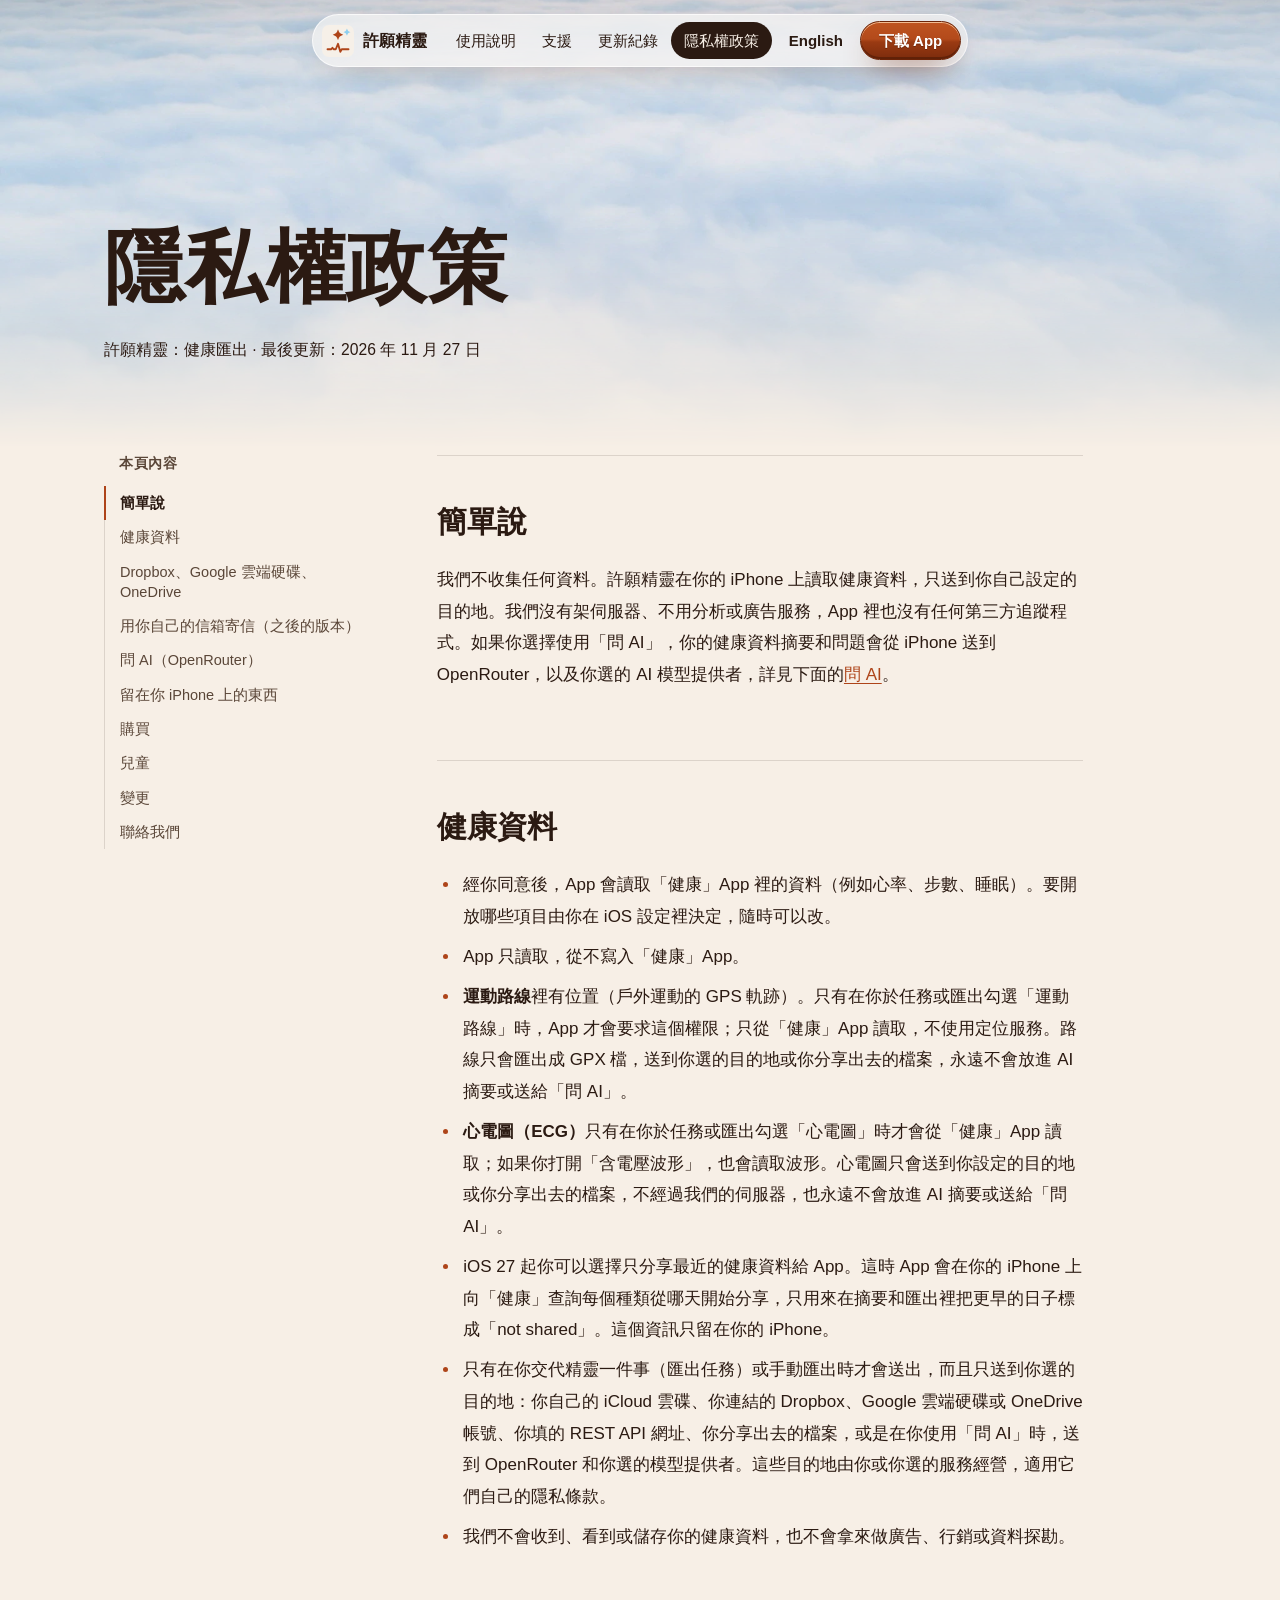
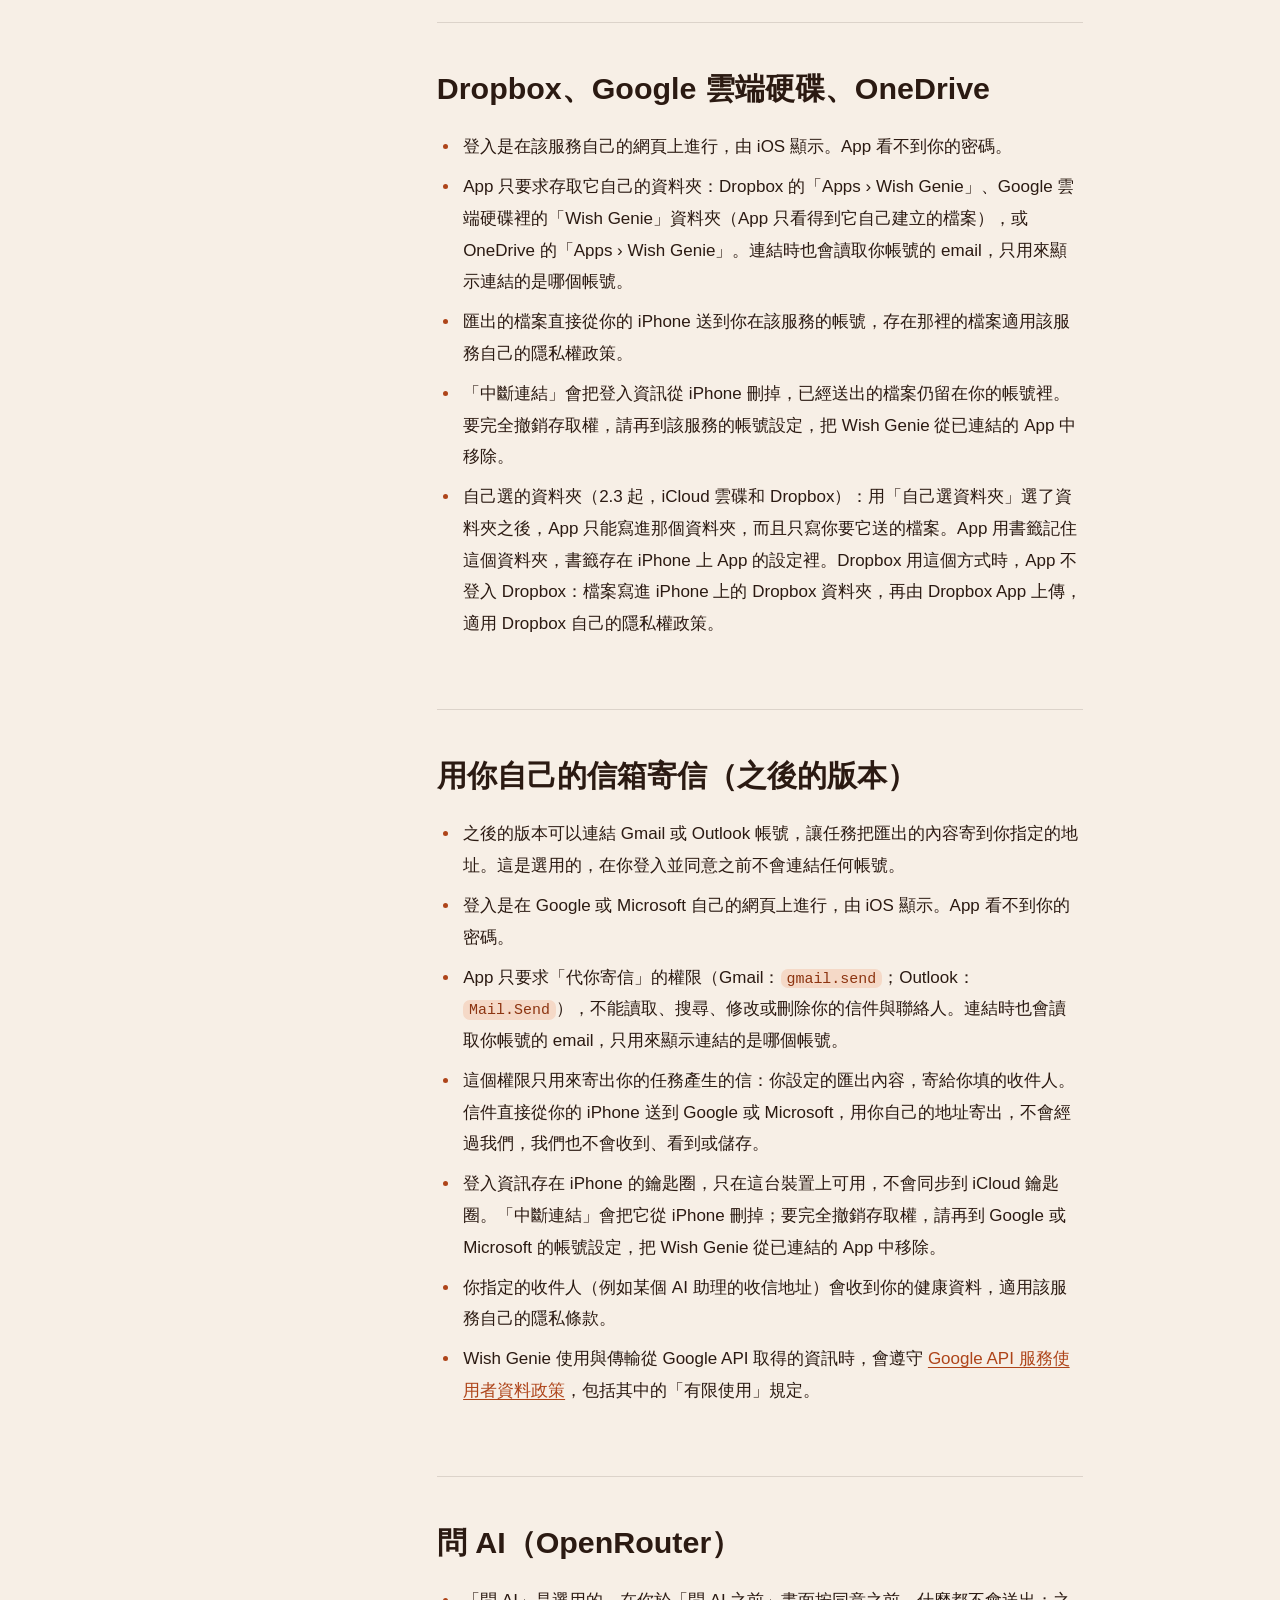
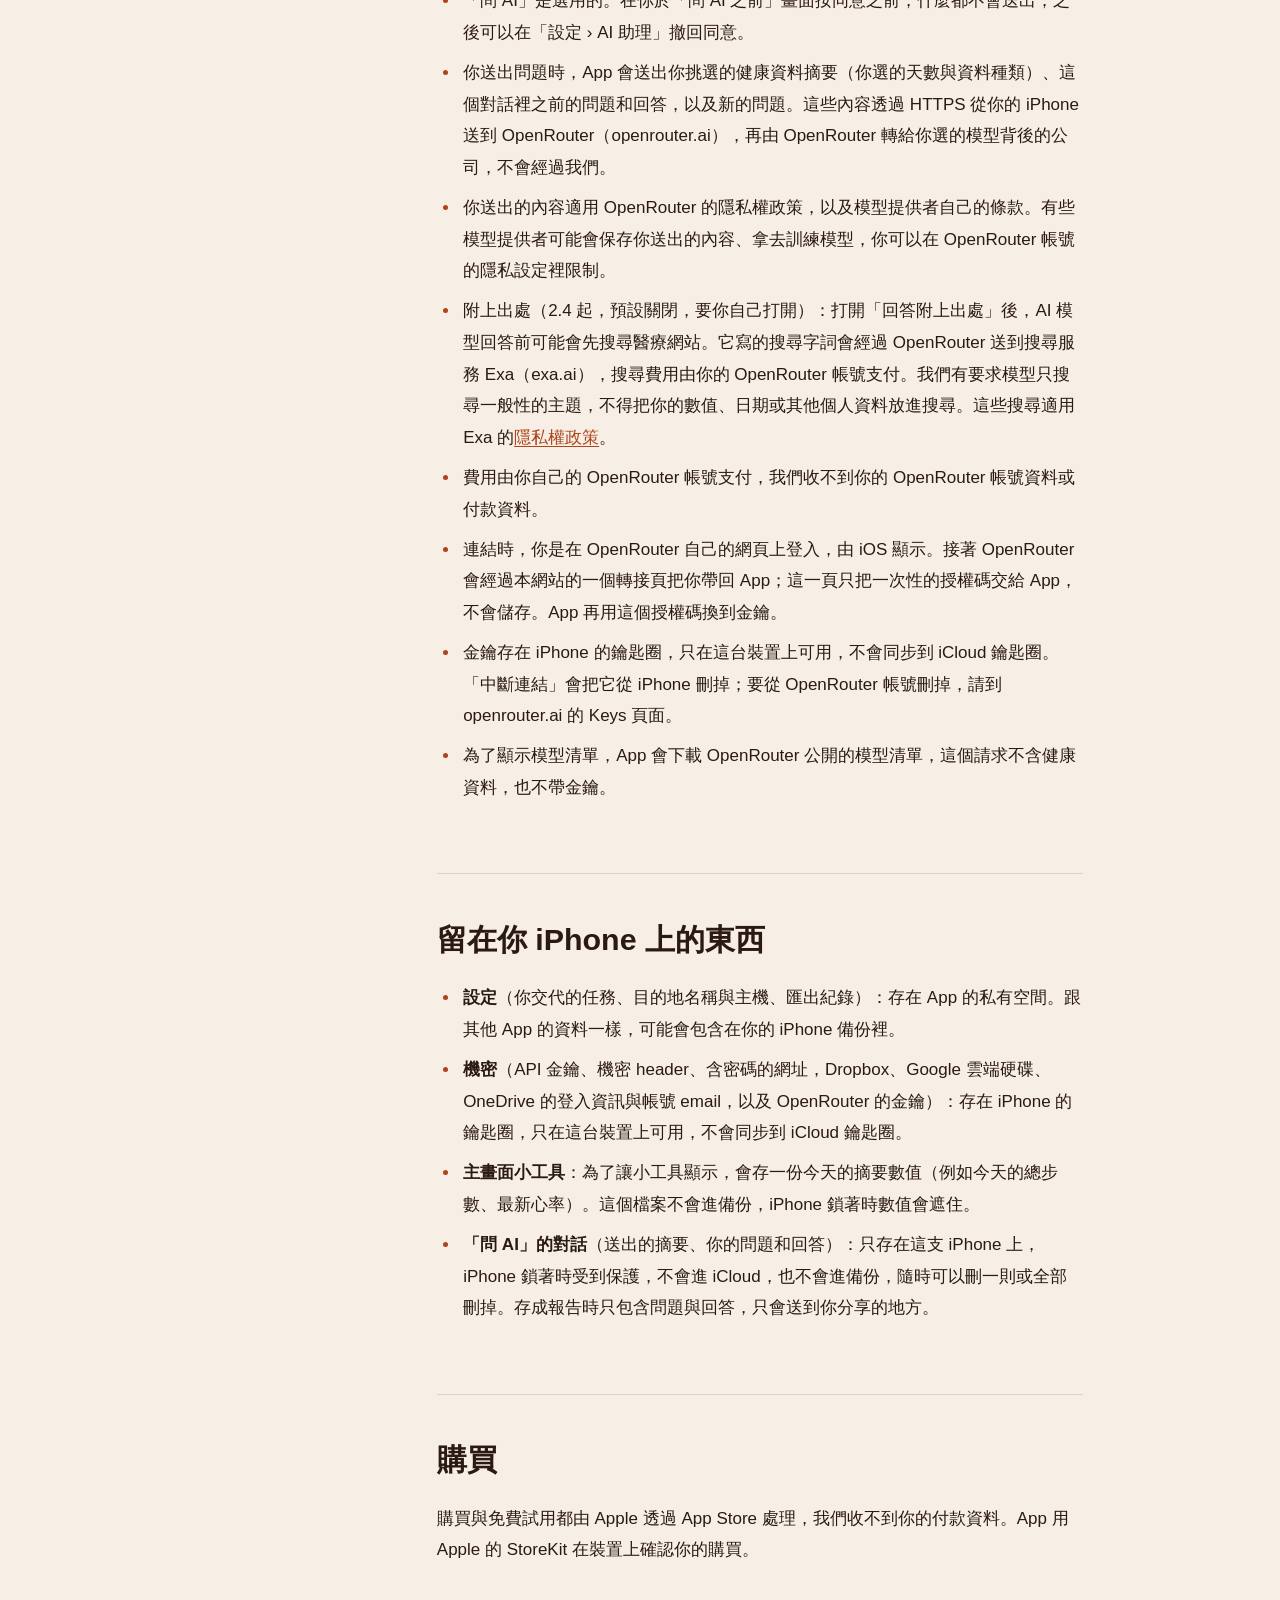
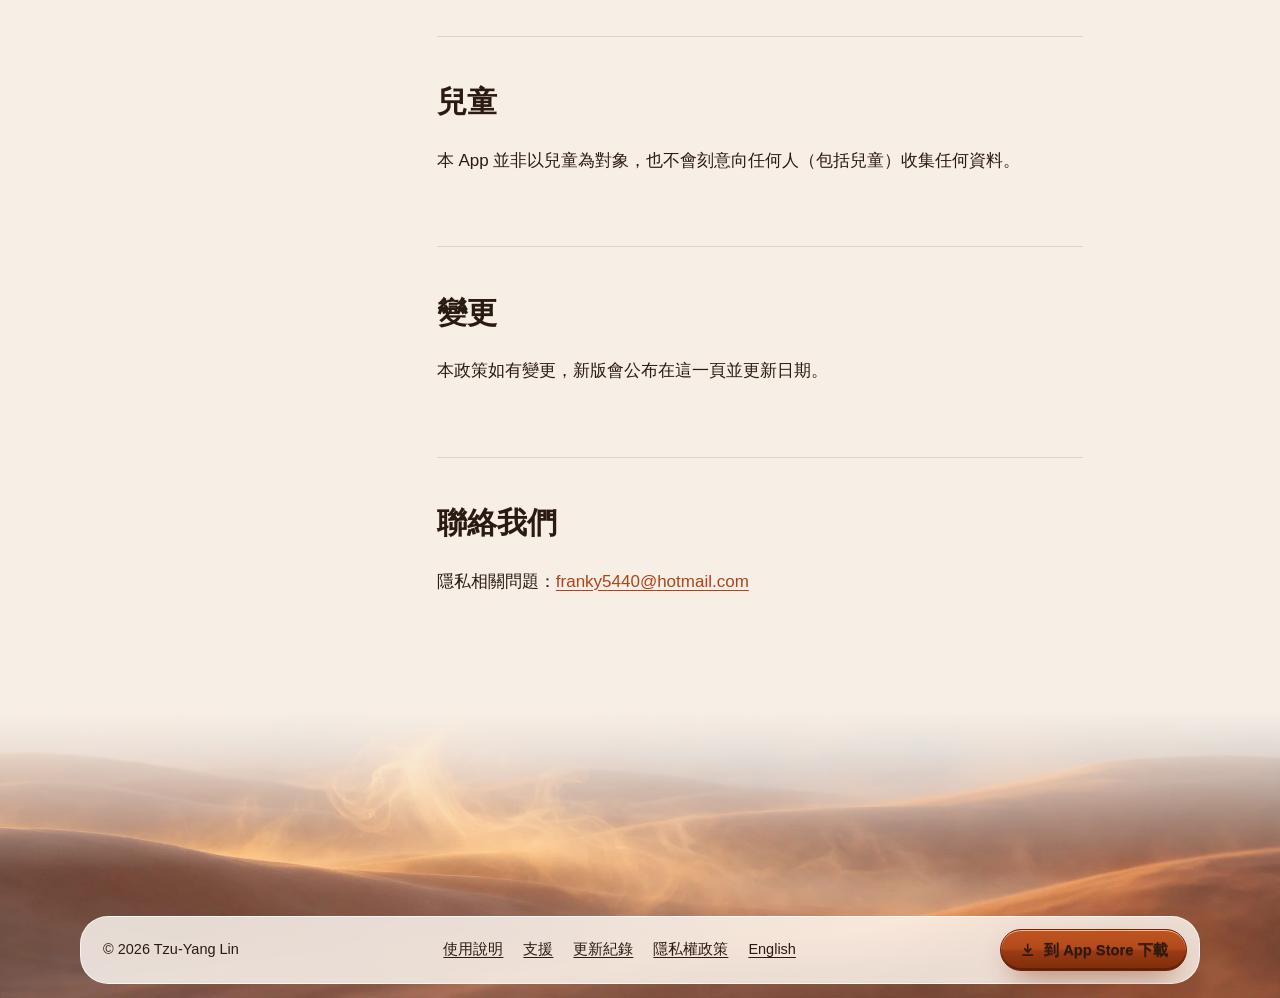
<file: zh/privacy/index.html>
<!DOCTYPE html>
<html lang="zh-Hant">
<head>
<meta charset="utf-8">
<meta name="viewport" content="width=device-width, initial-scale=1">
<title>隱私權政策 · 許願精靈：健康匯出</title>
<meta name="theme-color" content="#F7EFE6" media="(prefers-color-scheme: light)">
<meta name="theme-color" content="#17100C" media="(prefers-color-scheme: dark)">
<link rel="icon" href="../../assets/icon.svg" type="image/svg+xml">
<link rel="apple-touch-icon" href="../../assets/icon-180.png">
<link rel="stylesheet" href="../../style.css">
<script src="../../site.js"></script>
</head>
<body>
<header class="nav">
<a class="skip" href="#content">跳到內容</a>
<div class="nav-pill">
<a class="nav-brand" href="../"><img src="../../assets/icon.svg" width="32" height="32" alt=""><span>許願精靈</span></a>
<nav class="nav-links" aria-label="主選單"><a href="../guide/">使用說明</a><a href="../support/">支援</a><a href="../changelog/">更新紀錄</a><a href="../privacy/" aria-current="page">隱私權政策</a></nav>
<a class="nav-lang" href="../../privacy/" lang="en" hreflang="en">English</a>
<a class="nav-cta" href="https://apps.apple.com/tw/app/id6830697434">下載 App</a>
</div>
</header>
<main id="content" class="doc">
<div class="doc-hero">
<picture class="doc-hero-bg"><source media="(max-aspect-ratio: 4/5)" srcset="../../assets/bg/clouds-tall.webp"><img src="../../assets/bg/clouds-wide.webp" width="2048" height="1152" alt="" fetchpriority="high"></picture>
<div class="wrap">
<h1>隱私權政策</h1>
<p class="meta">許願精靈：健康匯出 · 最後更新：2026 年 11 月 27 日</p>
</div>
</div>
<div class="wrap doc-grid">
<nav class="toc" aria-label="本頁內容"><details open><summary>本頁內容</summary>
<ul>
<li><a href="#the-short-version">簡單說</a></li>
<li><a href="#health-data">健康資料</a></li>
<li><a href="#dropbox-google-drive-and-onedrive">Dropbox、Google 雲端硬碟、OneDrive</a></li>
<li><a href="#email">用你自己的信箱寄信（之後的版本）</a></li>
<li><a href="#ask-ai">問 AI（OpenRouter）</a></li>
<li><a href="#what-stays-on-your-iphone">留在你 iPhone 上的東西</a></li>
<li><a href="#purchases">購買</a></li>
<li><a href="#children">兒童</a></li>
<li><a href="#changes">變更</a></li>
<li><a href="#contact">聯絡我們</a></li>
</ul>
</details></nav>
<article class="prose">
<h2 id="the-short-version">簡單說</h2>
<p>我們不收集任何資料。許願精靈在你的 iPhone 上讀取健康資料，只送到你自己設定的目的地。我們沒有架伺服器、不用分析或廣告服務，App 裡也沒有任何第三方追蹤程式。如果你選擇使用「問 AI」，你的健康資料摘要和問題會從 iPhone 送到 OpenRouter，以及你選的 AI 模型提供者，詳見下面的<a href="#ask-ai">問 AI</a>。</p>

<h2 id="health-data">健康資料</h2>
<ul>
<li>經你同意後，App 會讀取「健康」App 裡的資料（例如心率、步數、睡眠）。要開放哪些項目由你在 iOS 設定裡決定，隨時可以改。</li>
<li>App 只讀取，從不寫入「健康」App。</li>
<li id="routes"><strong>運動路線</strong>裡有位置（戶外運動的 GPS 軌跡）。只有在你於任務或匯出勾選「運動路線」時，App 才會要求這個權限；只從「健康」App 讀取，不使用定位服務。路線只會匯出成 GPX 檔，送到你選的目的地或你分享出去的檔案，永遠不會放進 AI 摘要或送給「問 AI」。</li>
<li id="ecg"><strong>心電圖（ECG）</strong>只有在你於任務或匯出勾選「心電圖」時才會從「健康」App 讀取；如果你打開「含電壓波形」，也會讀取波形。心電圖只會送到你設定的目的地或你分享出去的檔案，不經過我們的伺服器，也永遠不會放進 AI 摘要或送給「問 AI」。</li>
<li>iOS 27 起你可以選擇只分享最近的健康資料給 App。這時 App 會在你的 iPhone 上向「健康」查詢每個種類從哪天開始分享，只用來在摘要和匯出裡把更早的日子標成「not shared」。這個資訊只留在你的 iPhone。</li>
<li>只有在你交代精靈一件事（匯出任務）或手動匯出時才會送出，而且只送到你選的目的地：你自己的 iCloud 雲碟、你連結的 Dropbox、Google 雲端硬碟或 OneDrive 帳號、你填的 REST API 網址、你分享出去的檔案，或是在你使用「問 AI」時，送到 OpenRouter 和你選的模型提供者。這些目的地由你或你選的服務經營，適用它們自己的隱私條款。</li>
<li>我們不會收到、看到或儲存你的健康資料，也不會拿來做廣告、行銷或資料探勘。</li>
</ul>

<h2 id="dropbox-google-drive-and-onedrive">Dropbox、Google 雲端硬碟、OneDrive</h2>
<ul>
<li>登入是在該服務自己的網頁上進行，由 iOS 顯示。App 看不到你的密碼。</li>
<li>App 只要求存取它自己的資料夾：Dropbox 的「Apps › Wish Genie」、Google 雲端硬碟裡的「Wish Genie」資料夾（App 只看得到它自己建立的檔案），或 OneDrive 的「Apps › Wish Genie」。連結時也會讀取你帳號的 email，只用來顯示連結的是哪個帳號。</li>
<li>匯出的檔案直接從你的 iPhone 送到你在該服務的帳號，存在那裡的檔案適用該服務自己的隱私權政策。</li>
<li>「中斷連結」會把登入資訊從 iPhone 刪掉，已經送出的檔案仍留在你的帳號裡。要完全撤銷存取權，請再到該服務的帳號設定，把 Wish Genie 從已連結的 App 中移除。</li>
<li>自己選的資料夾（2.3 起，iCloud 雲碟和 Dropbox）：用「自己選資料夾」選了資料夾之後，App 只能寫進那個資料夾，而且只寫你要它送的檔案。App 用書籤記住這個資料夾，書籤存在 iPhone 上 App 的設定裡。Dropbox 用這個方式時，App 不登入 Dropbox：檔案寫進 iPhone 上的 Dropbox 資料夾，再由 Dropbox App 上傳，適用 Dropbox 自己的隱私權政策。</li>
</ul>

<h2 id="email">用你自己的信箱寄信（之後的版本）</h2>
<ul>
<li>之後的版本可以連結 Gmail 或 Outlook 帳號，讓任務把匯出的內容寄到你指定的地址。這是選用的，在你登入並同意之前不會連結任何帳號。</li>
<li>登入是在 Google 或 Microsoft 自己的網頁上進行，由 iOS 顯示。App 看不到你的密碼。</li>
<li>App 只要求「代你寄信」的權限（Gmail：<code>gmail.send</code>；Outlook：<code>Mail.Send</code>），不能讀取、搜尋、修改或刪除你的信件與聯絡人。連結時也會讀取你帳號的 email，只用來顯示連結的是哪個帳號。</li>
<li>這個權限只用來寄出你的任務產生的信：你設定的匯出內容，寄給你填的收件人。信件直接從你的 iPhone 送到 Google 或 Microsoft，用你自己的地址寄出，不會經過我們，我們也不會收到、看到或儲存。</li>
<li>登入資訊存在 iPhone 的鑰匙圈，只在這台裝置上可用，不會同步到 iCloud 鑰匙圈。「中斷連結」會把它從 iPhone 刪掉；要完全撤銷存取權，請再到 Google 或 Microsoft 的帳號設定，把 Wish Genie 從已連結的 App 中移除。</li>
<li>你指定的收件人（例如某個 AI 助理的收信地址）會收到你的健康資料，適用該服務自己的隱私條款。</li>
<li>Wish Genie 使用與傳輸從 Google API 取得的資訊時，會遵守 <a href="https://developers.google.com/terms/api-services-user-data-policy">Google API 服務使用者資料政策</a>，包括其中的「有限使用」規定。</li>
</ul>

<h2 id="ask-ai">問 AI（OpenRouter）</h2>
<ul>
<li>「問 AI」是選用的。在你於「問 AI 之前」畫面按同意之前，什麼都不會送出；之後可以在「設定 › AI 助理」撤回同意。</li>
<li>你送出問題時，App 會送出你挑選的健康資料摘要（你選的天數與資料種類）、這個對話裡之前的問題和回答，以及新的問題。這些內容透過 HTTPS 從你的 iPhone 送到 OpenRouter（openrouter.ai），再由 OpenRouter 轉給你選的模型背後的公司，不會經過我們。</li>
<li>你送出的內容適用 OpenRouter 的隱私權政策，以及模型提供者自己的條款。有些模型提供者可能會保存你送出的內容、拿去訓練模型，你可以在 OpenRouter 帳號的隱私設定裡限制。</li>
<li>附上出處（2.4 起，預設關閉，要你自己打開）：打開「回答附上出處」後，AI 模型回答前可能會先搜尋醫療網站。它寫的搜尋字詞會經過 OpenRouter 送到搜尋服務 Exa（exa.ai），搜尋費用由你的 OpenRouter 帳號支付。我們有要求模型只搜尋一般性的主題，不得把你的數值、日期或其他個人資料放進搜尋。這些搜尋適用 Exa 的<a href="https://exa.ai/privacy-policy">隱私權政策</a>。</li>
<li>費用由你自己的 OpenRouter 帳號支付，我們收不到你的 OpenRouter 帳號資料或付款資料。</li>
<li>連結時，你是在 OpenRouter 自己的網頁上登入，由 iOS 顯示。接著 OpenRouter 會經過本網站的一個轉接頁把你帶回 App；這一頁只把一次性的授權碼交給 App，不會儲存。App 再用這個授權碼換到金鑰。</li>
<li>金鑰存在 iPhone 的鑰匙圈，只在這台裝置上可用，不會同步到 iCloud 鑰匙圈。「中斷連結」會把它從 iPhone 刪掉；要從 OpenRouter 帳號刪掉，請到 openrouter.ai 的 Keys 頁面。</li>
<li>為了顯示模型清單，App 會下載 OpenRouter 公開的模型清單，這個請求不含健康資料，也不帶金鑰。</li>
</ul>

<h2 id="what-stays-on-your-iphone">留在你 iPhone 上的東西</h2>
<ul>
<li><strong>設定</strong>（你交代的任務、目的地名稱與主機、匯出紀錄）：存在 App 的私有空間。跟其他 App 的資料一樣，可能會包含在你的 iPhone 備份裡。</li>
<li><strong>機密</strong>（API 金鑰、機密 header、含密碼的網址，Dropbox、Google 雲端硬碟、OneDrive 的登入資訊與帳號 email，以及 OpenRouter 的金鑰）：存在 iPhone 的鑰匙圈，只在這台裝置上可用，不會同步到 iCloud 鑰匙圈。</li>
<li><strong>主畫面小工具</strong>：為了讓小工具顯示，會存一份今天的摘要數值（例如今天的總步數、最新心率）。這個檔案不會進備份，iPhone 鎖著時數值會遮住。</li>
<li><strong>「問 AI」的對話</strong>（送出的摘要、你的問題和回答）：只存在這支 iPhone 上，iPhone 鎖著時受到保護，不會進 iCloud，也不會進備份，隨時可以刪一則或全部刪掉。存成報告時只包含問題與回答，只會送到你分享的地方。</li>
</ul>

<h2 id="purchases">購買</h2>
<p>購買與免費試用都由 Apple 透過 App Store 處理，我們收不到你的付款資料。App 用 Apple 的 StoreKit 在裝置上確認你的購買。</p>

<h2 id="children">兒童</h2>
<p>本 App 並非以兒童為對象，也不會刻意向任何人（包括兒童）收集任何資料。</p>

<h2 id="changes">變更</h2>
<p>本政策如有變更，新版會公布在這一頁並更新日期。</p>

<h2 id="contact">聯絡我們</h2>
<p>隱私相關問題：<a href="mailto:franky5440@hotmail.com">franky5440@hotmail.com</a></p>
</article>
</div>
</main>
<footer class="foot">
<img class="foot-bg" src="../../assets/bg/dunes-wide.webp" width="2048" height="1152" alt="" loading="lazy" decoding="async">
<div class="foot-bar">
<span>© 2026 Tzu-Yang Lin</span>
<nav aria-label="頁尾"><a href="../guide/">使用說明</a><a href="../support/">支援</a><a href="../changelog/">更新紀錄</a><a href="../privacy/">隱私權政策</a><a href="../../privacy/" lang="en" hreflang="en">English</a></nav>
<a class="btn btn-clay" href="https://apps.apple.com/tw/app/id6830697434"><svg viewBox="0 0 20 20" aria-hidden="true"><path d="M10 3v10m0 0 4-4m-4 4-4-4M4 17h12" fill="none" stroke="currentColor" stroke-width="2.2" stroke-linecap="round" stroke-linejoin="round"/></svg>到 App Store 下載</a>
</div>
</footer>
</body>
</html>
</file>
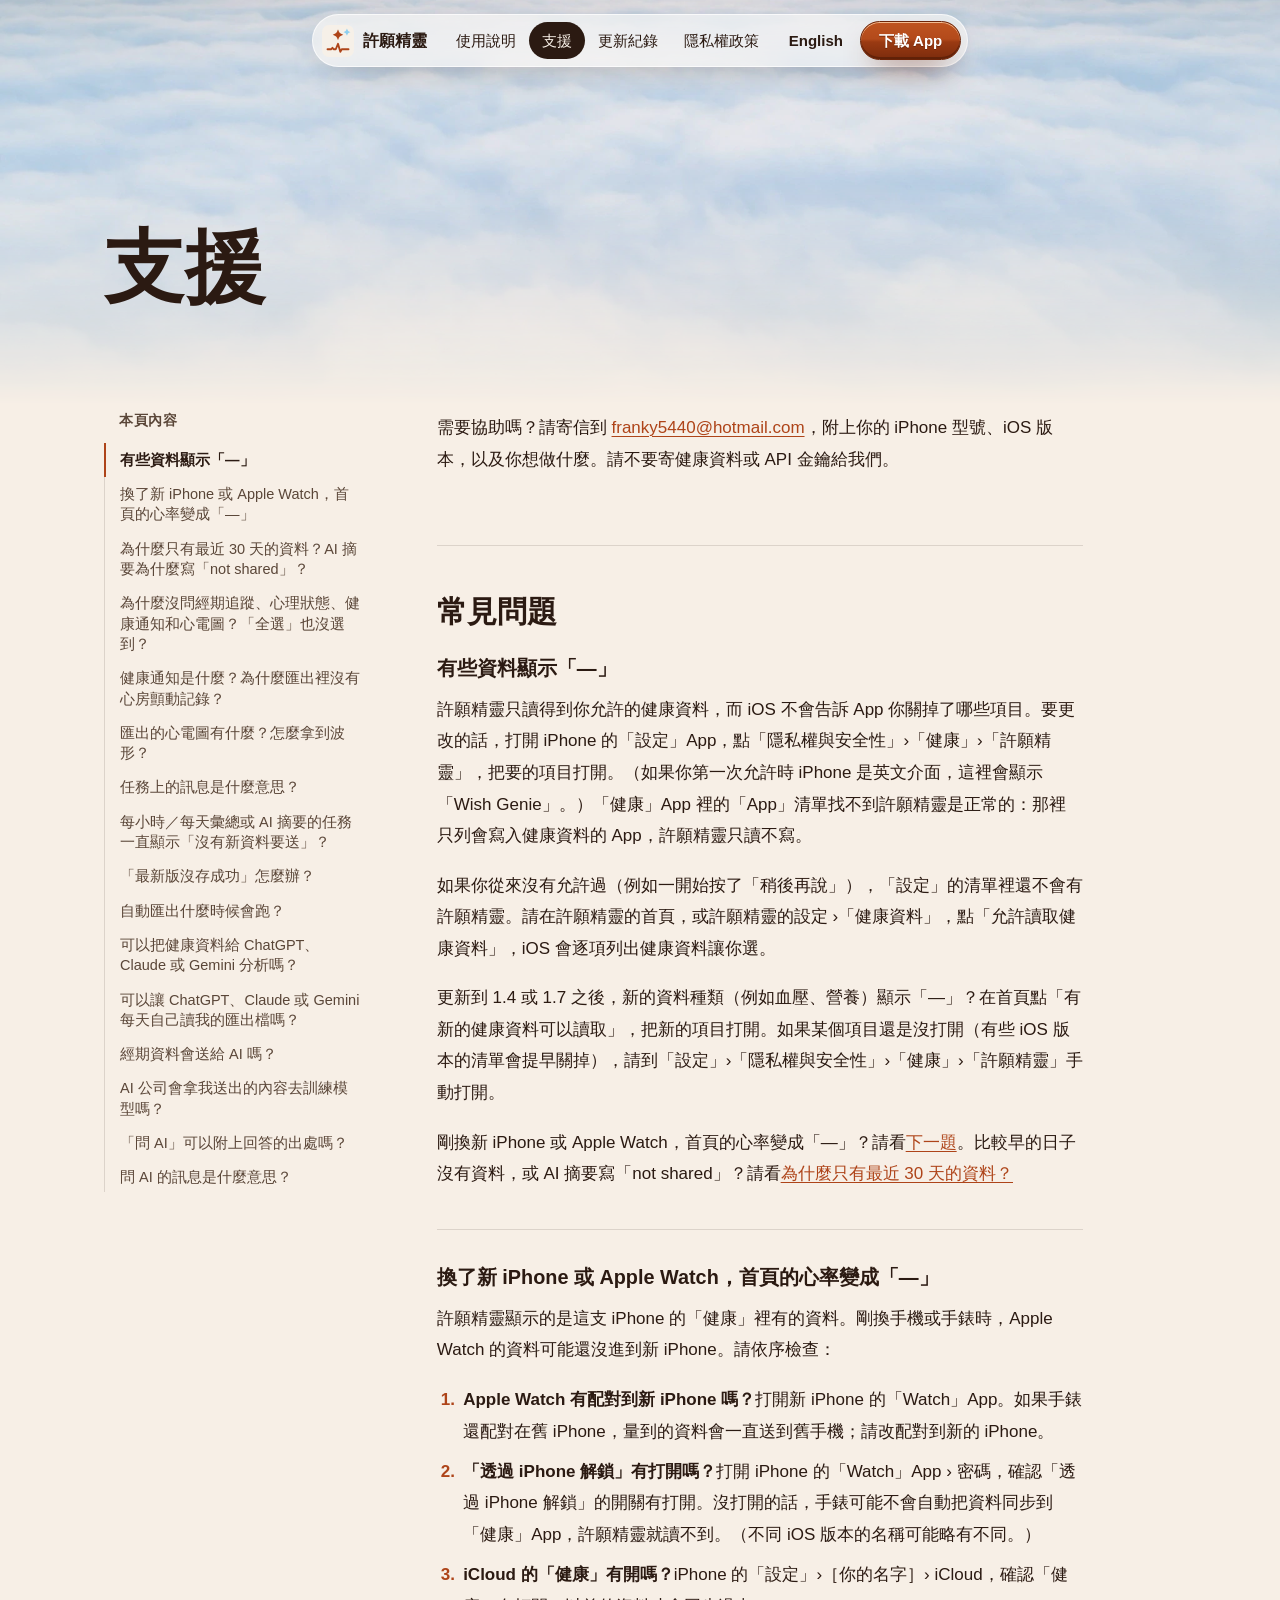
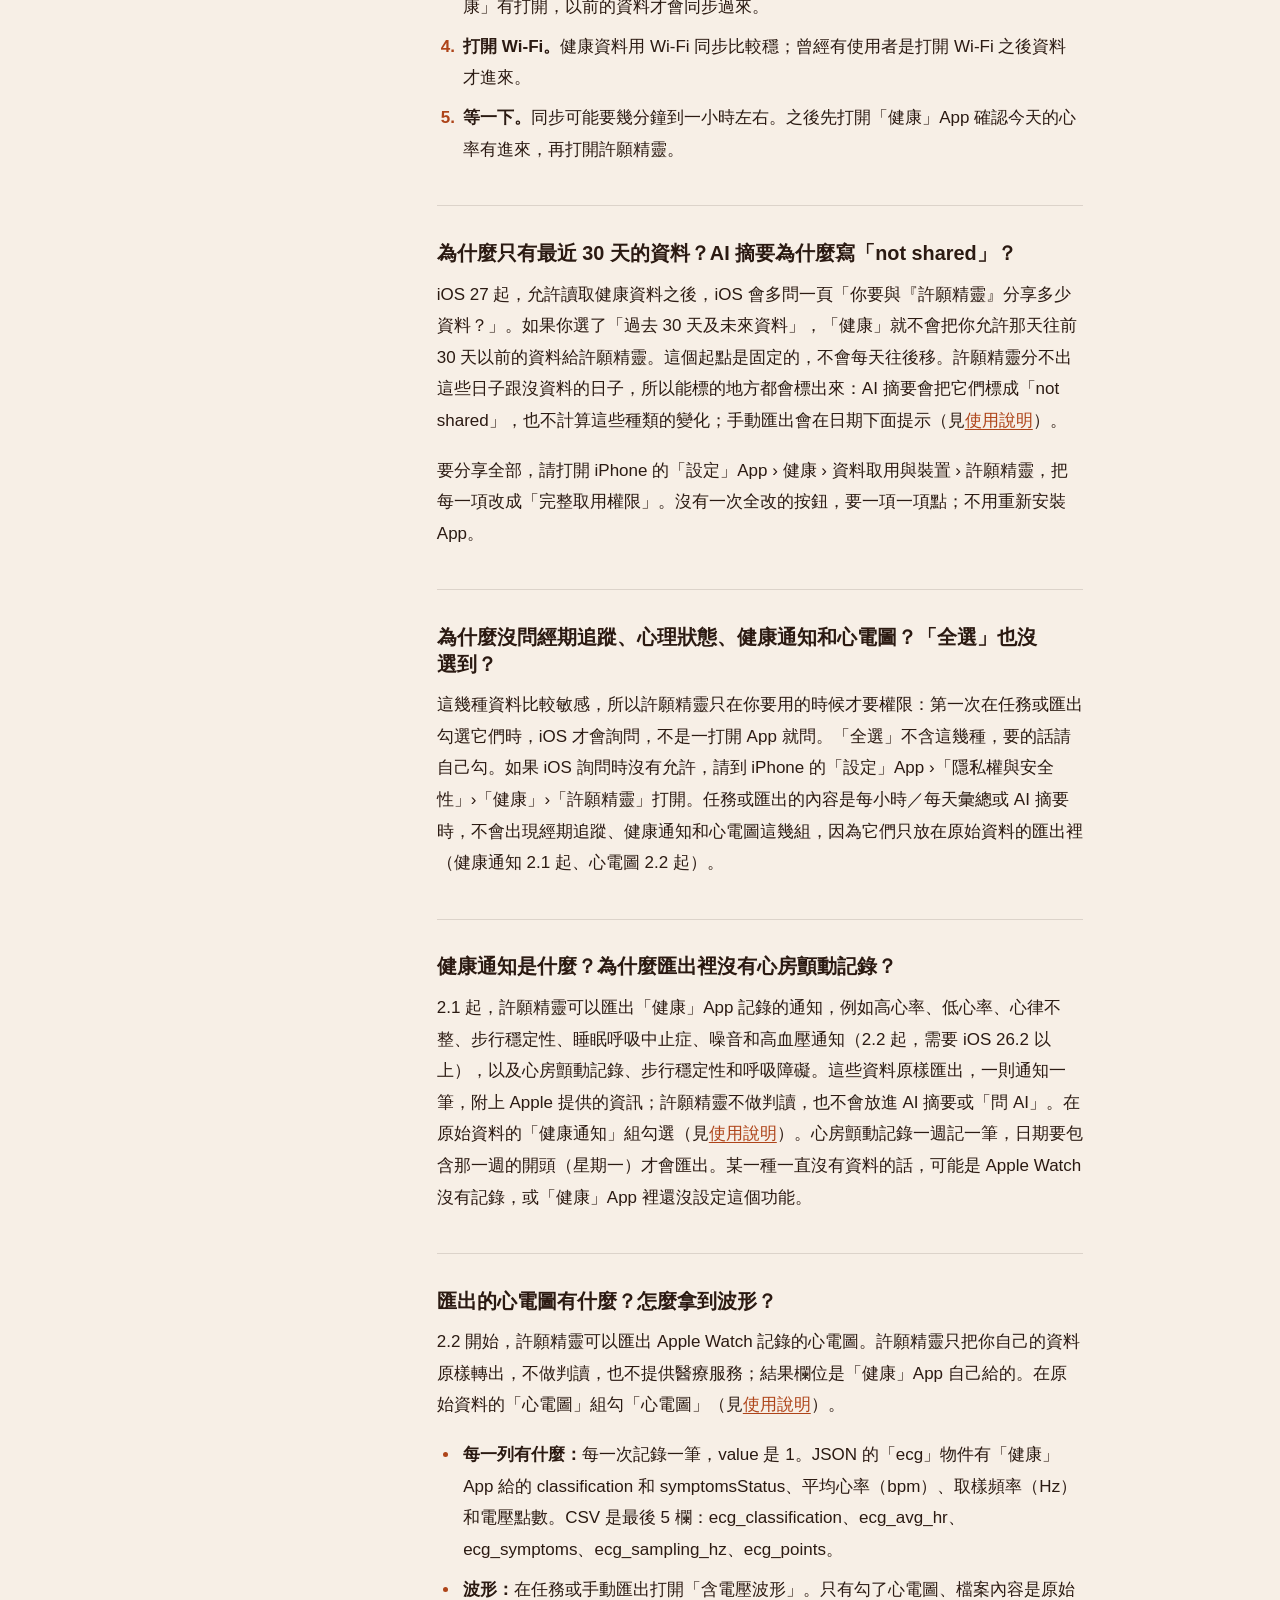
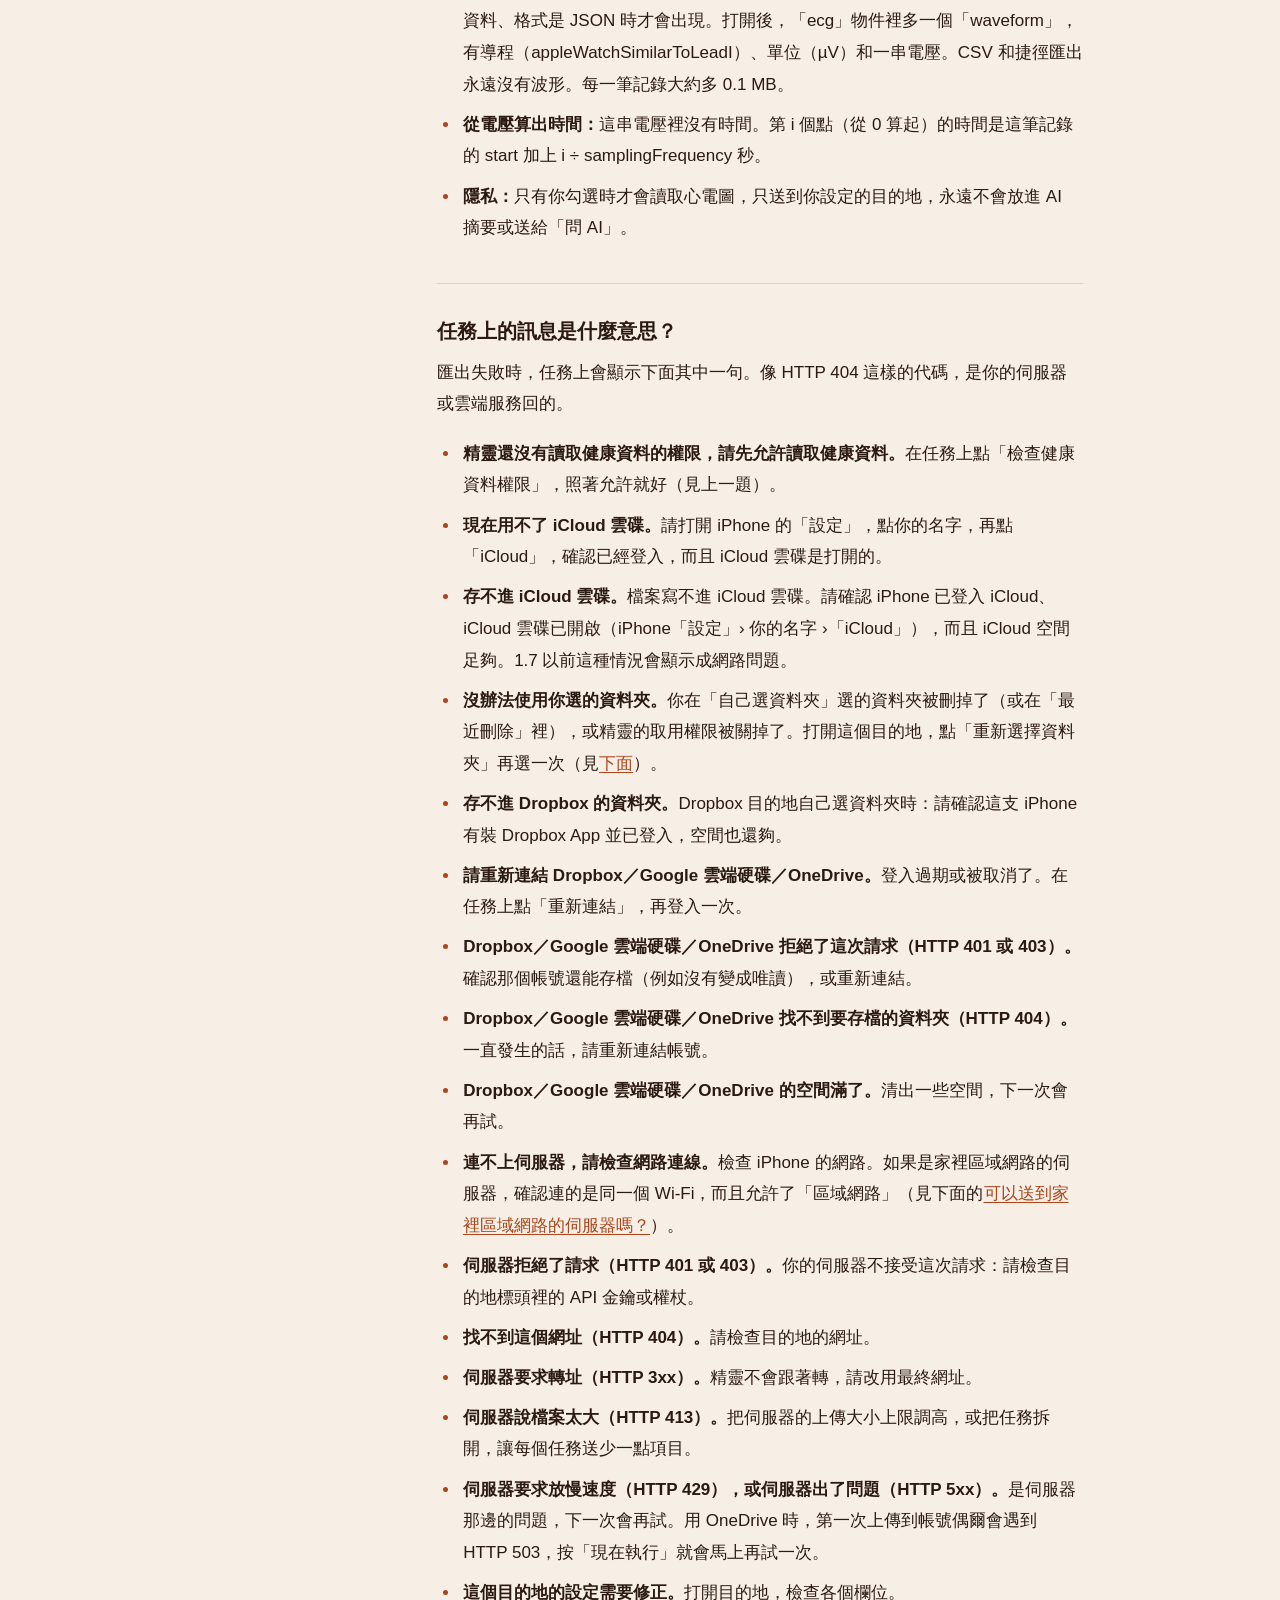
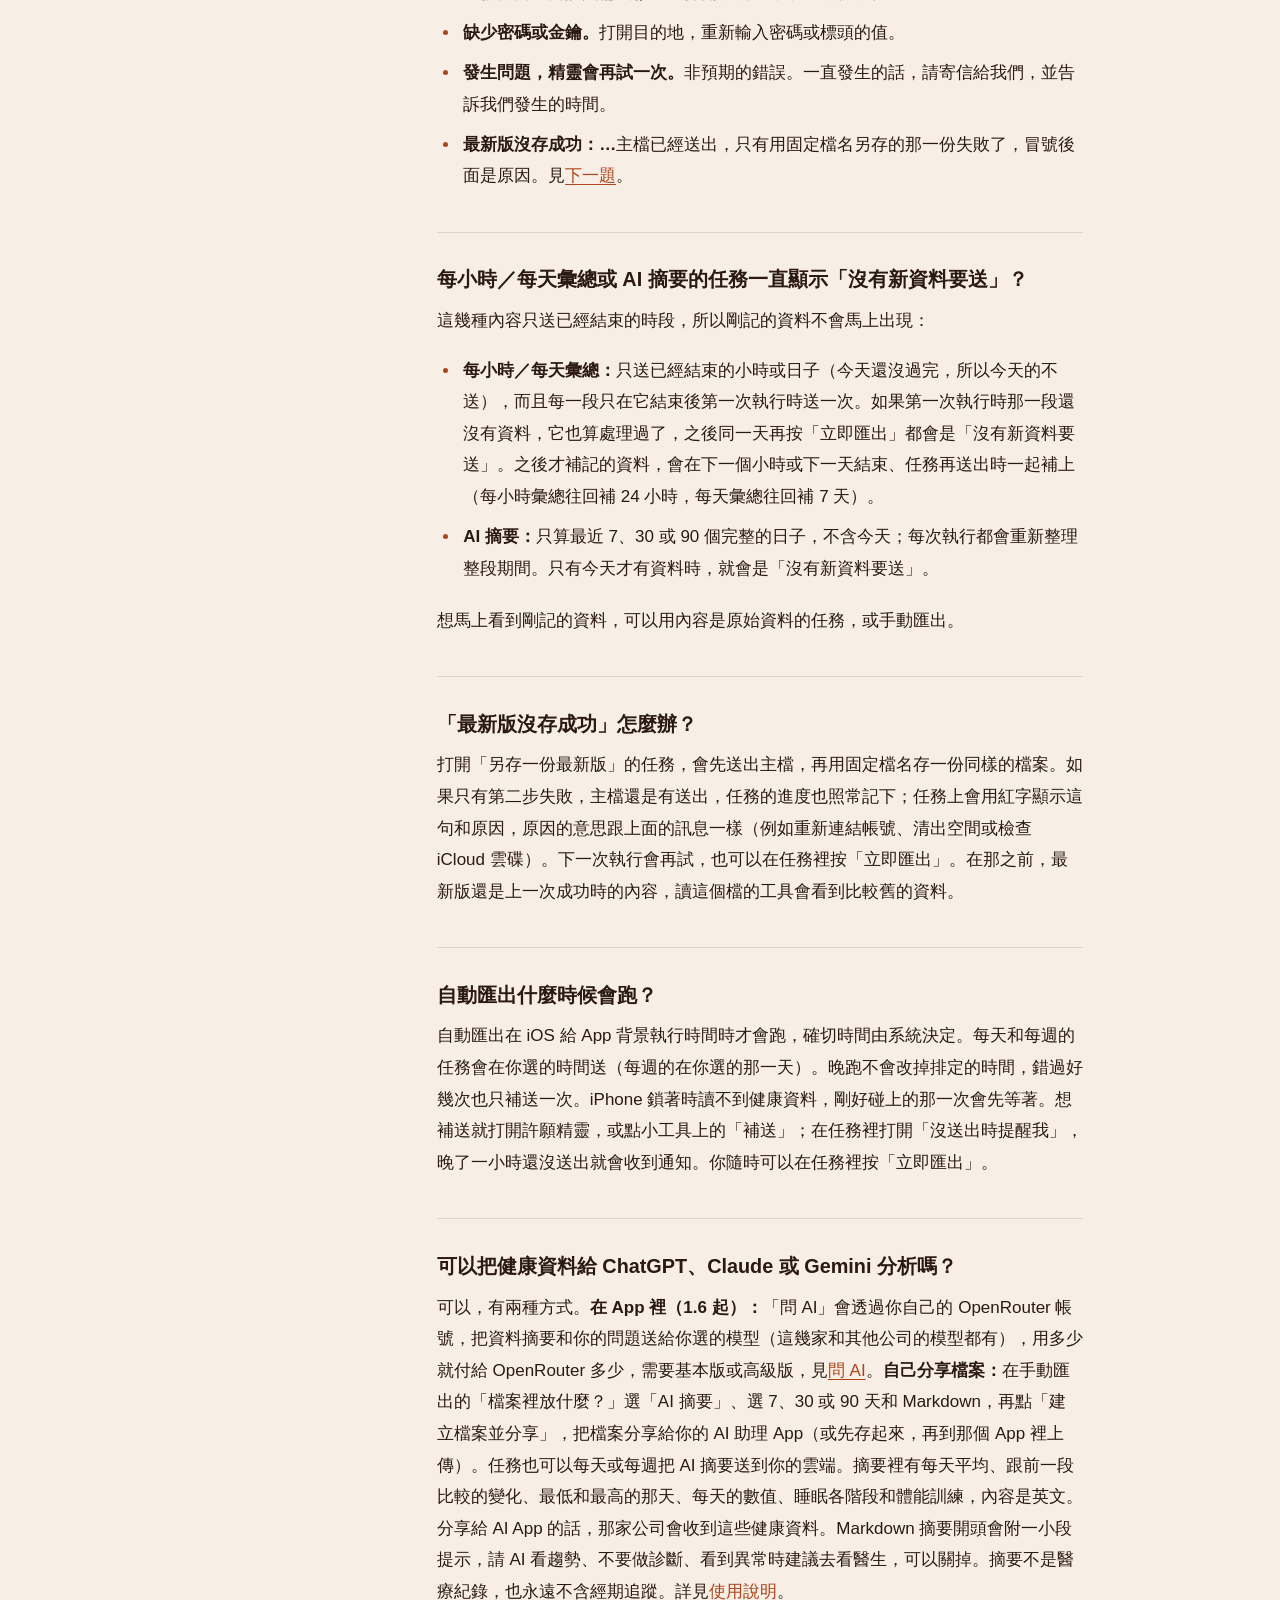
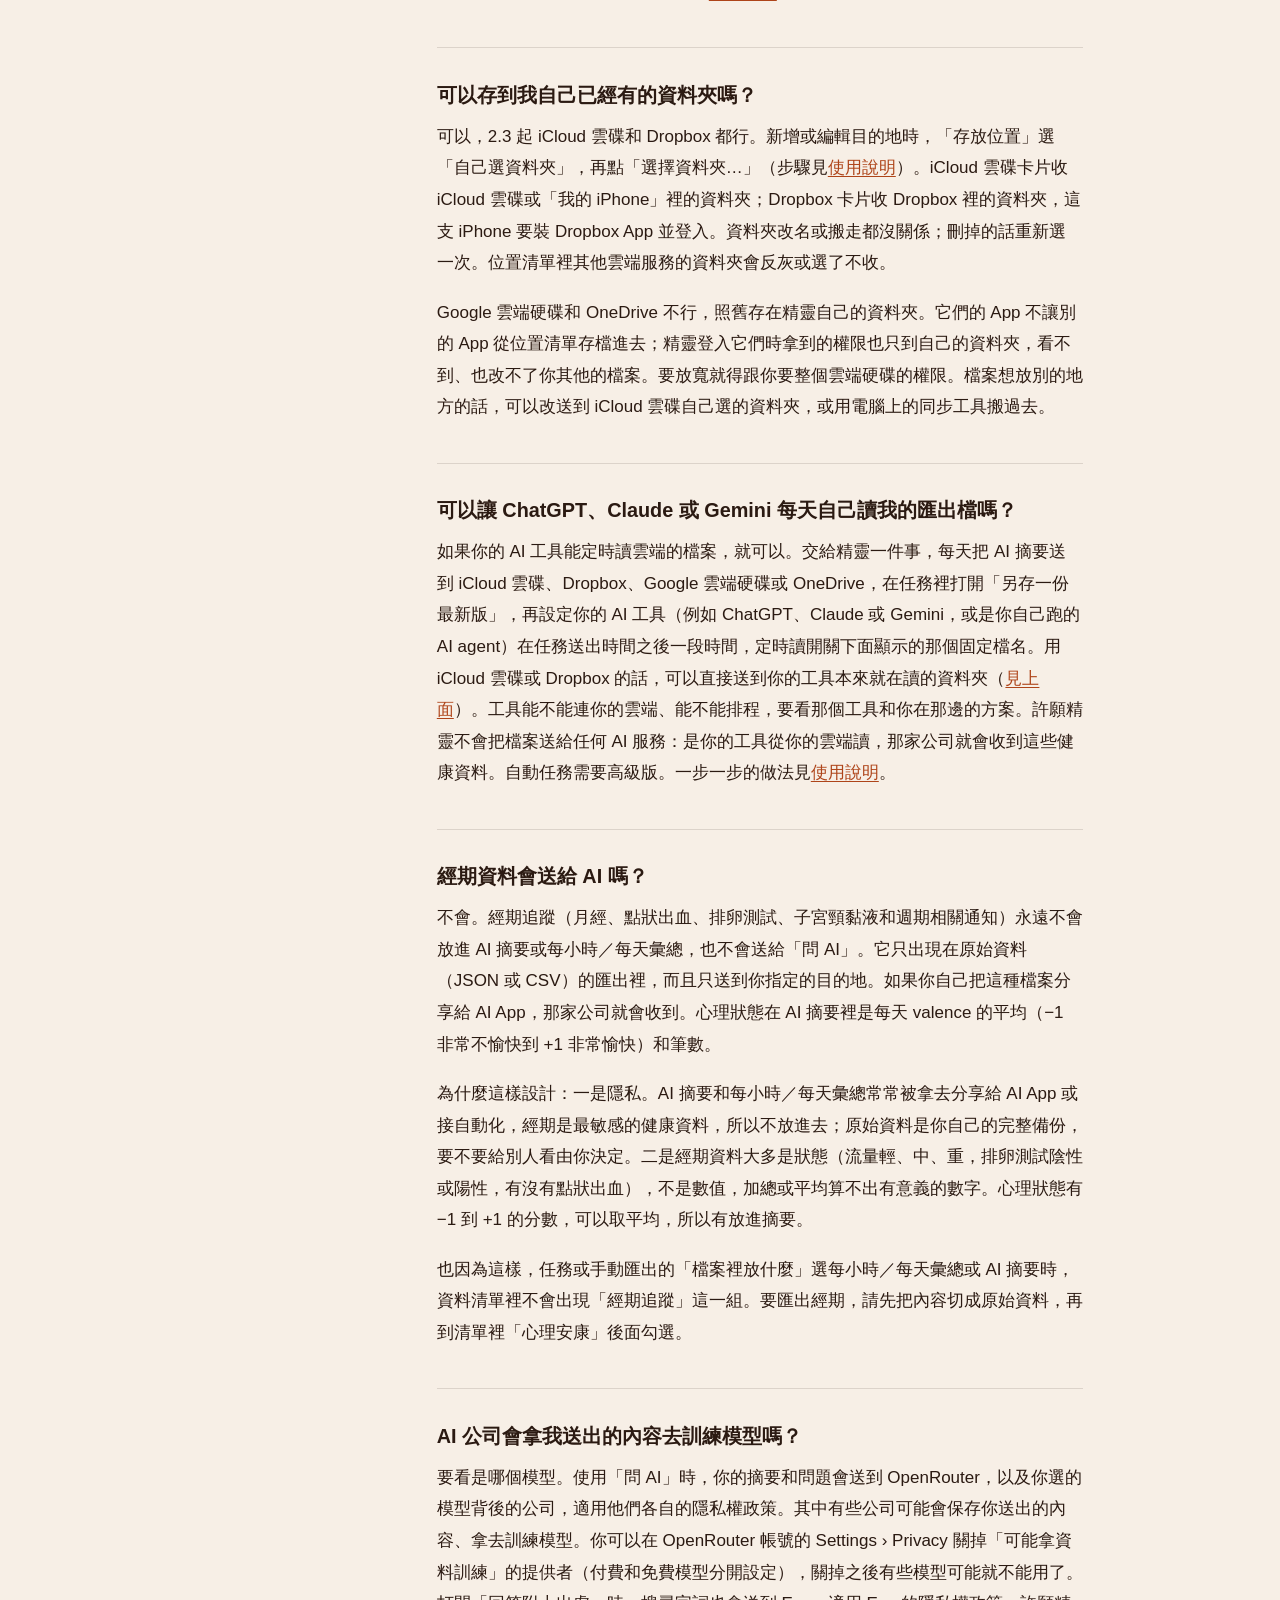
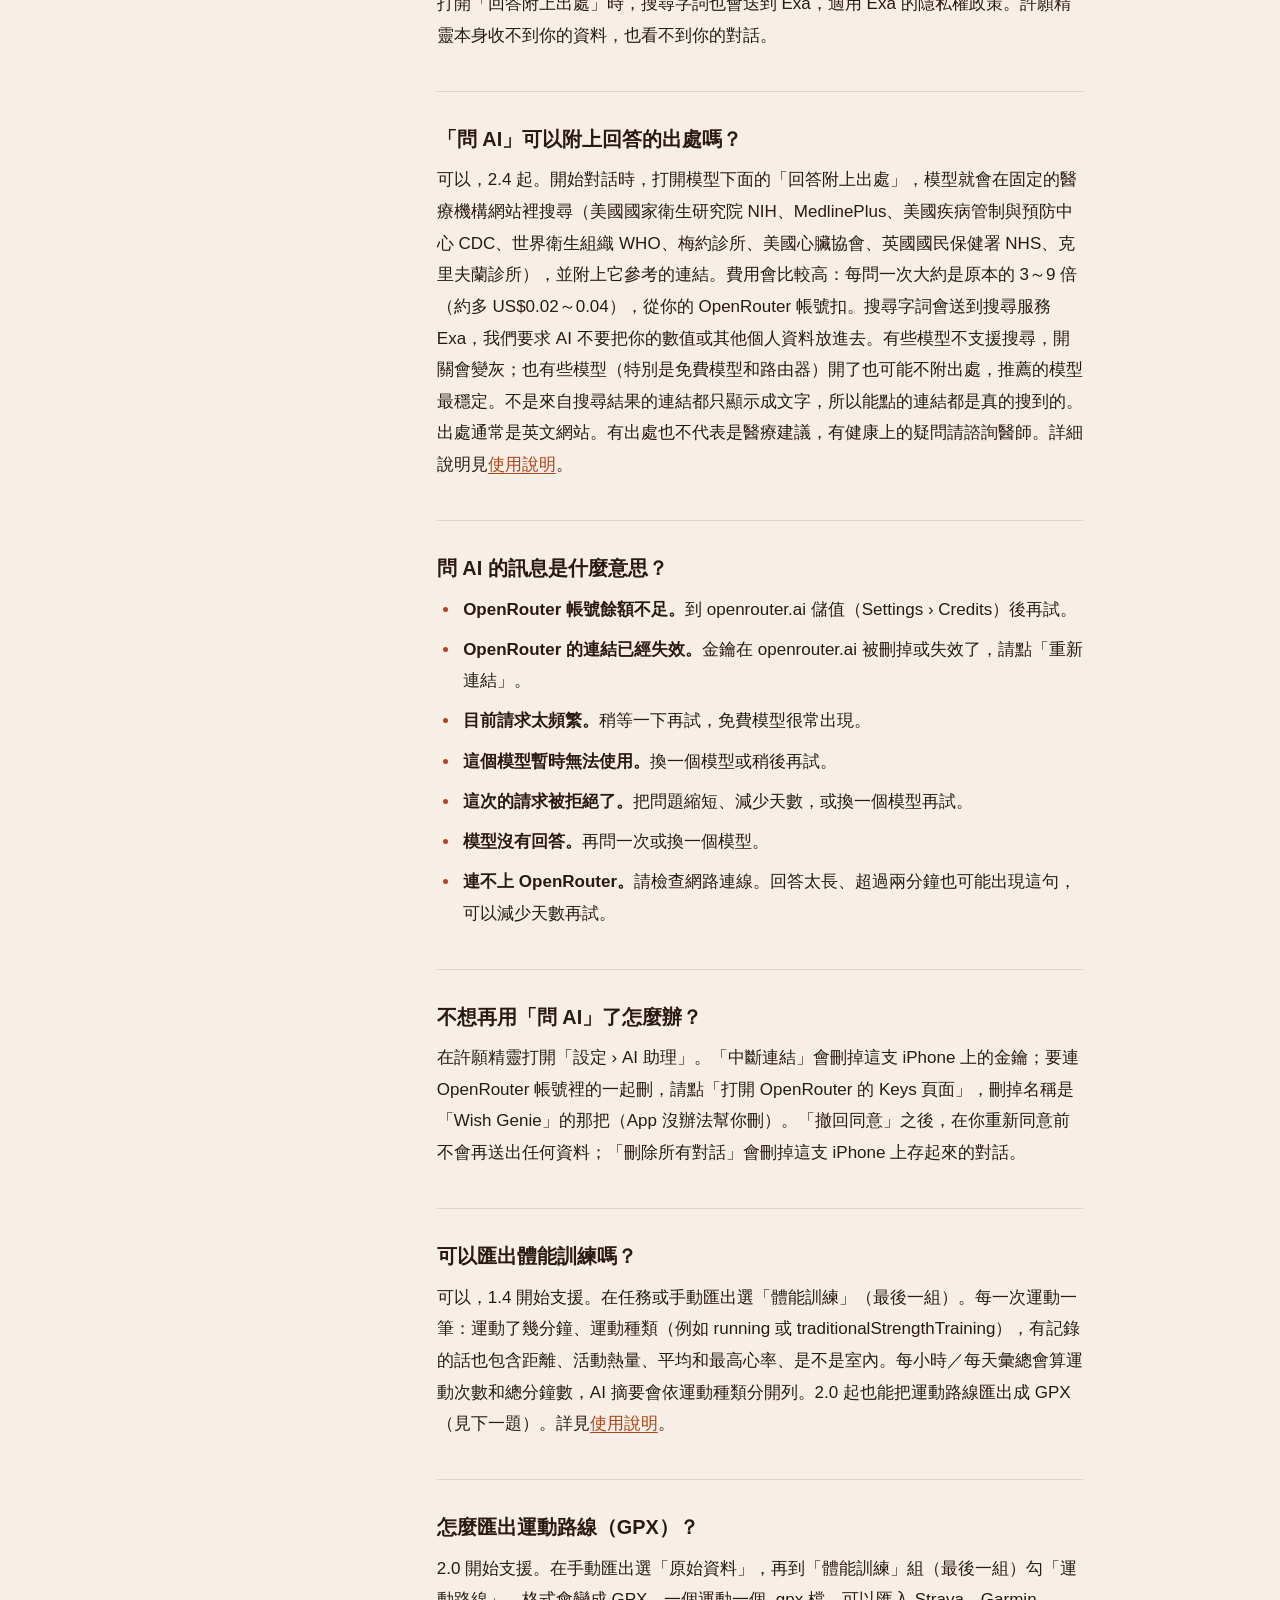
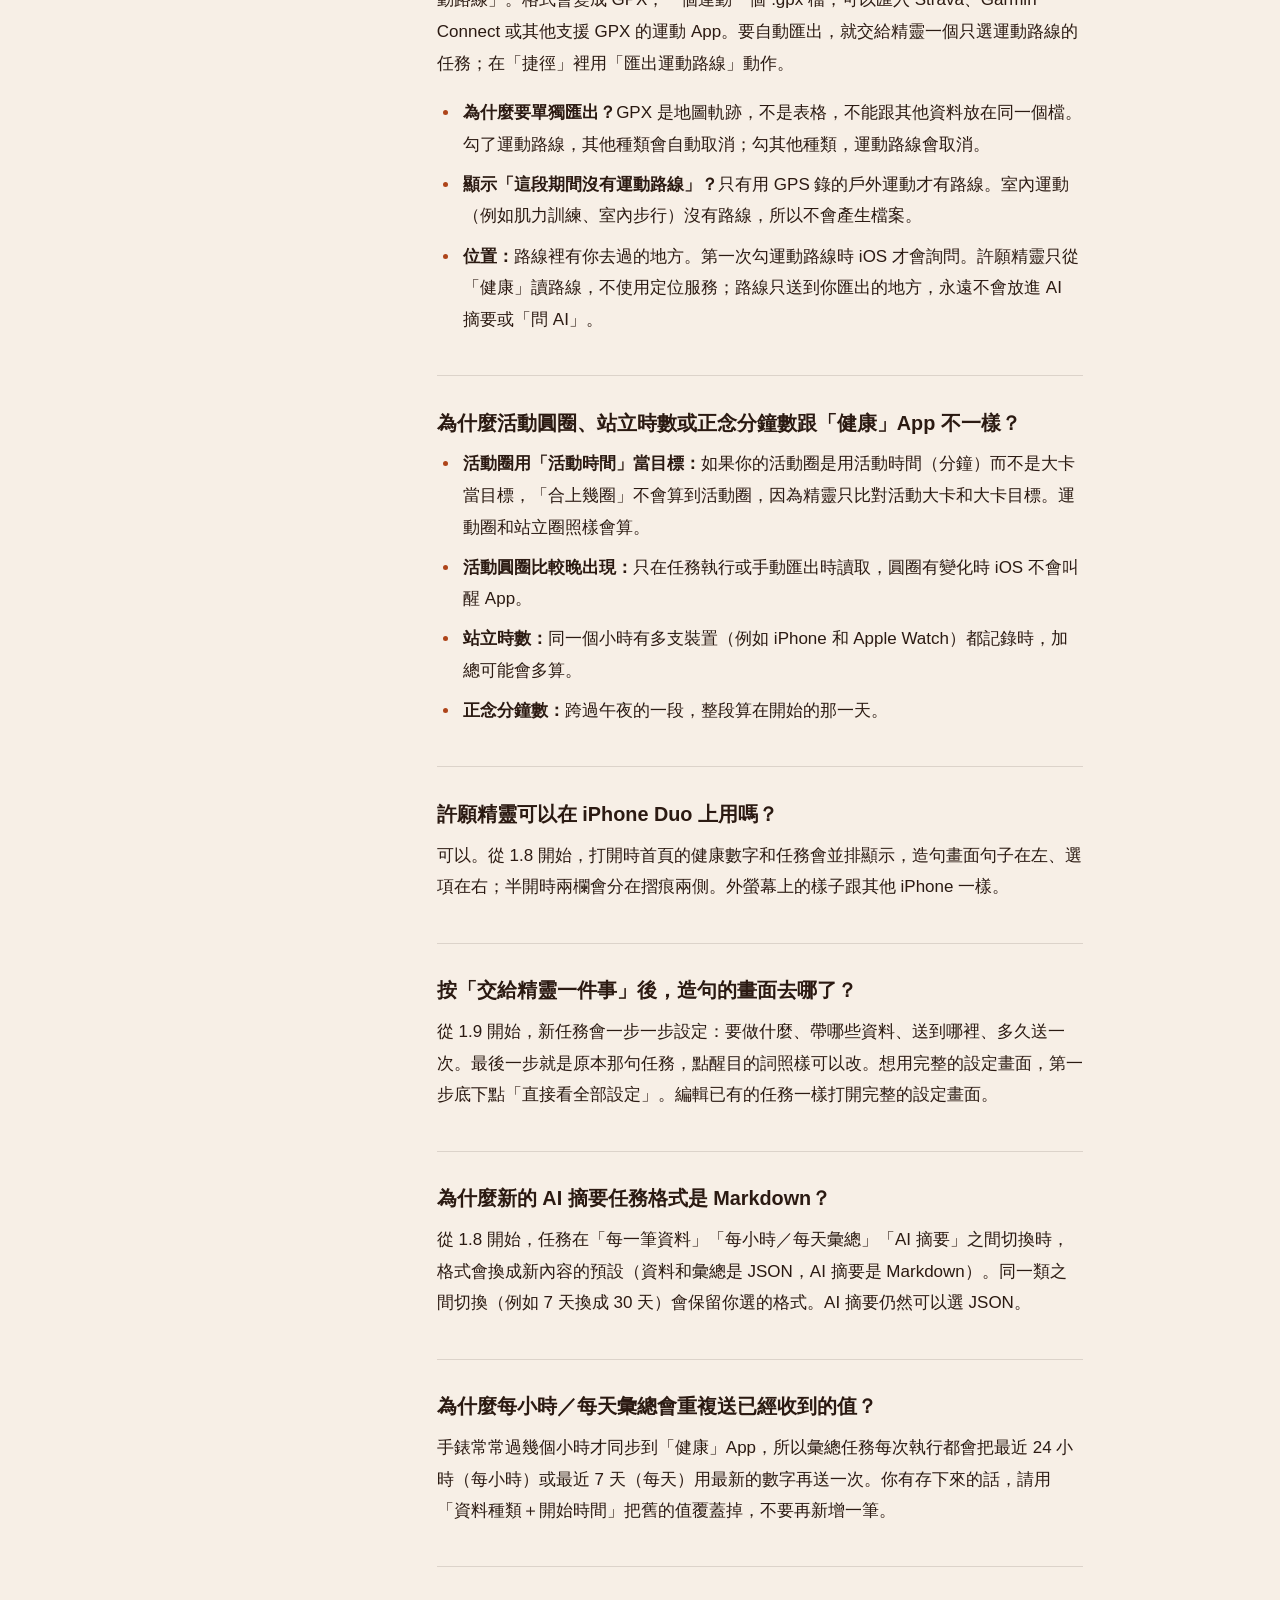
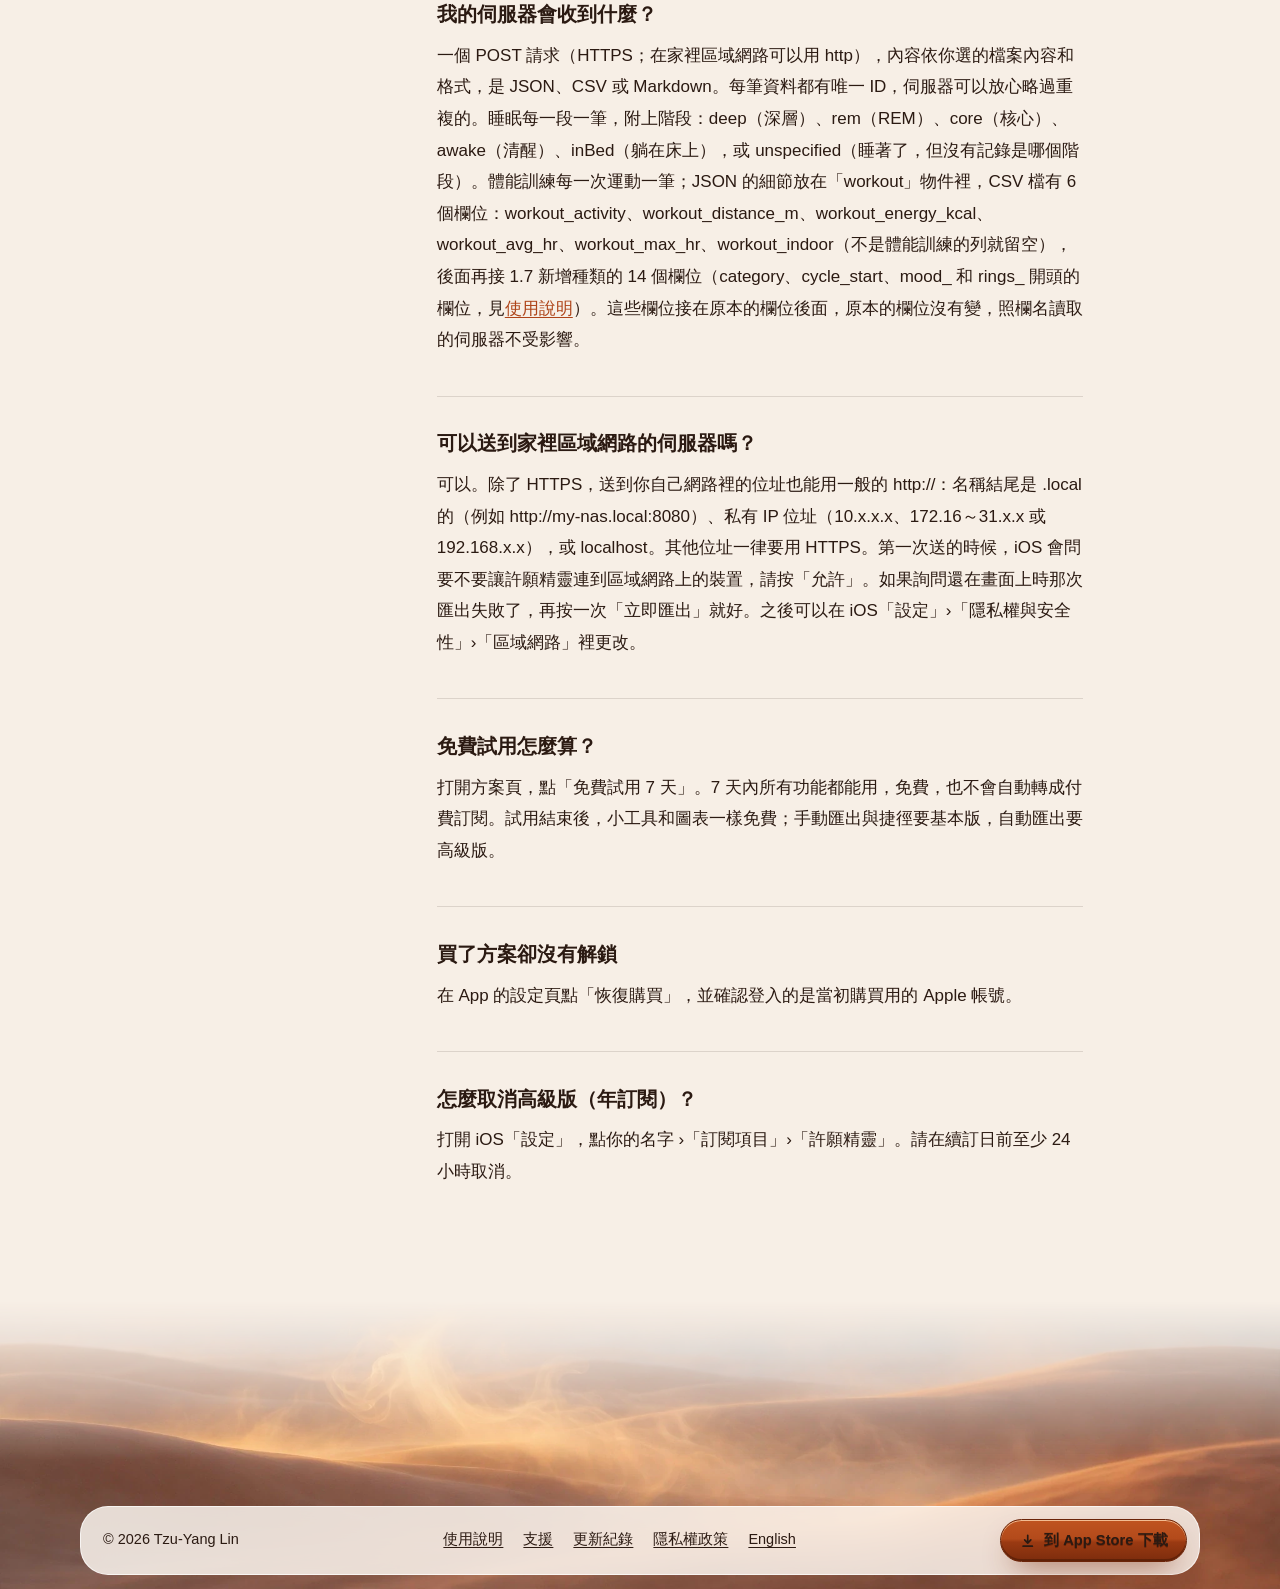
<file: zh/support/index.html>
<!DOCTYPE html>
<html lang="zh-Hant">
<head>
<meta charset="utf-8">
<meta name="viewport" content="width=device-width, initial-scale=1">
<title>支援 · 許願精靈：健康匯出</title>
<meta name="theme-color" content="#F7EFE6" media="(prefers-color-scheme: light)">
<meta name="theme-color" content="#17100C" media="(prefers-color-scheme: dark)">
<link rel="icon" href="../../assets/icon.svg" type="image/svg+xml">
<link rel="apple-touch-icon" href="../../assets/icon-180.png">
<link rel="stylesheet" href="../../style.css">
<script src="../../site.js"></script>
</head>
<body>
<header class="nav">
<a class="skip" href="#content">跳到內容</a>
<div class="nav-pill">
<a class="nav-brand" href="../"><img src="../../assets/icon.svg" width="32" height="32" alt=""><span>許願精靈</span></a>
<nav class="nav-links" aria-label="主選單"><a href="../guide/">使用說明</a><a href="../support/" aria-current="page">支援</a><a href="../changelog/">更新紀錄</a><a href="../privacy/">隱私權政策</a></nav>
<a class="nav-lang" href="../../support/" lang="en" hreflang="en">English</a>
<a class="nav-cta" href="https://apps.apple.com/tw/app/id6830697434">下載 App</a>
</div>
</header>
<main id="content" class="doc">
<div class="doc-hero">
<picture class="doc-hero-bg"><source media="(max-aspect-ratio: 4/5)" srcset="../../assets/bg/clouds-tall.webp"><img src="../../assets/bg/clouds-wide.webp" width="2048" height="1152" alt="" fetchpriority="high"></picture>
<div class="wrap">
<h1>支援</h1>
</div>
</div>
<div class="wrap doc-grid">
<nav class="toc" aria-label="本頁內容"><details open><summary>本頁內容</summary>
<ul>
<li><a href="#some-data-shows">有些資料顯示「—」</a></li>
<li><a href="#new-iphone">換了新 iPhone 或 Apple Watch，首頁的心率變成「—」</a></li>
<li><a href="#limited-history">為什麼只有最近 30 天的資料？AI 摘要為什麼寫「not shared」？</a></li>
<li><a href="#sensitive">為什麼沒問經期追蹤、心理狀態、健康通知和心電圖？「全選」也沒選到？</a></li>
<li><a href="#health-notifications">健康通知是什麼？為什麼匯出裡沒有心房顫動記錄？</a></li>
<li><a href="#ecg">匯出的心電圖有什麼？怎麼拿到波形？</a></li>
<li><a href="#messages">任務上的訊息是什麼意思？</a></li>
<li><a href="#nothing-new">每小時／每天彙總或 AI 摘要的任務一直顯示「沒有新資料要送」？</a></li>
<li><a href="#latest">「最新版沒存成功」怎麼辦？</a></li>
<li><a href="#when-do-automatic-exports-run">自動匯出什麼時候會跑？</a></li>
<li><a href="#ai">可以把健康資料給 ChatGPT、Claude 或 Gemini 分析嗎？</a></li>
<li><a href="#ai-schedule">可以讓 ChatGPT、Claude 或 Gemini 每天自己讀我的匯出檔嗎？</a></li>
<li><a href="#cycle-ai">經期資料會送給 AI 嗎？</a></li>
<li><a href="#ai-training">AI 公司會拿我送出的內容去訓練模型嗎？</a></li>
<li><a href="#ai-sources">「問 AI」可以附上回答的出處嗎？</a></li>
<li><a href="#ask-ai-messages">問 AI 的訊息是什麼意思？</a></li>
<li><a href="#ai-disconnect">不想再用「問 AI」了怎麼辦？</a></li>
<li><a href="#workouts">可以匯出體能訓練嗎？</a></li>
<li><a href="#routes">怎麼匯出運動路線（GPX）？</a></li>
<li><a href="#rings">為什麼活動圓圈、站立時數或正念分鐘數跟「健康」App 不一樣？</a></li>
<li><a href="#duo">許願精靈可以在 iPhone Duo 上用嗎？</a></li>
<li><a href="#guide">按「交給精靈一件事」後，造句的畫面去哪了？</a></li>
<li><a href="#new-format">為什麼新的 AI 摘要任務格式是 Markdown？</a></li>
<li><a href="#why-do-hourly-or-daily-files">為什麼每小時／每天彙總會重複送已經收到的值？</a></li>
<li><a href="#what-does-my-server-receive">我的伺服器會收到什麼？</a></li>
<li><a href="#local-network">可以送到家裡區域網路的伺服器嗎？</a></li>
<li><a href="#how-does-the-free-trial-work">免費試用怎麼算？</a></li>
<li><a href="#i-bought-a-plan-but-it">買了方案卻沒有解鎖</a></li>
<li><a href="#how-do-i-cancel-premium-yearly">怎麼取消高級版（年訂閱）？</a></li>
</ul>
</details></nav>
<article class="prose">
<p>需要協助嗎？請寄信到 <a href="mailto:franky5440@hotmail.com">franky5440@hotmail.com</a>，附上你的 iPhone 型號、iOS 版本，以及你想做什麼。請不要寄健康資料或 API 金鑰給我們。</p>

<h2 id="faq">常見問題</h2>

<h3 id="some-data-shows">有些資料顯示「—」</h3>
<p>許願精靈只讀得到你允許的健康資料，而 iOS 不會告訴 App 你關掉了哪些項目。要更改的話，打開 iPhone 的「設定」App，點「隱私權與安全性」›「健康」›「許願精靈」，把要的項目打開。（如果你第一次允許時 iPhone 是英文介面，這裡會顯示「Wish Genie」。）「健康」App 裡的「App」清單找不到許願精靈是正常的：那裡只列會寫入健康資料的 App，許願精靈只讀不寫。</p>
<p>如果你從來沒有允許過（例如一開始按了「稍後再說」），「設定」的清單裡還不會有許願精靈。請在許願精靈的首頁，或許願精靈的設定 ›「健康資料」，點「允許讀取健康資料」，iOS 會逐項列出健康資料讓你選。</p>
<p>更新到 1.4 或 1.7 之後，新的資料種類（例如血壓、營養）顯示「—」？在首頁點「有新的健康資料可以讀取」，把新的項目打開。如果某個項目還是沒打開（有些 iOS 版本的清單會提早關掉），請到「設定」›「隱私權與安全性」›「健康」›「許願精靈」手動打開。</p>
<p>剛換新 iPhone 或 Apple Watch，首頁的心率變成「—」？請看<a href="#new-iphone">下一題</a>。比較早的日子沒有資料，或 AI 摘要寫「not shared」？請看<a href="#limited-history">為什麼只有最近 30 天的資料？</a></p>

<h3 id="new-iphone">換了新 iPhone 或 Apple Watch，首頁的心率變成「—」</h3>
<p>許願精靈顯示的是這支 iPhone 的「健康」裡有的資料。剛換手機或手錶時，Apple Watch 的資料可能還沒進到新 iPhone。請依序檢查：</p>
<ol>
<li><strong>Apple Watch 有配對到新 iPhone 嗎？</strong>打開新 iPhone 的「Watch」App。如果手錶還配對在舊 iPhone，量到的資料會一直送到舊手機；請改配對到新的 iPhone。</li>
<li><strong>「透過 iPhone 解鎖」有打開嗎？</strong>打開 iPhone 的「Watch」App › 密碼，確認「透過 iPhone 解鎖」的開關有打開。沒打開的話，手錶可能不會自動把資料同步到「健康」App，許願精靈就讀不到。（不同 iOS 版本的名稱可能略有不同。）</li>
<li><strong>iCloud 的「健康」有開嗎？</strong>iPhone 的「設定」›［你的名字］› iCloud，確認「健康」有打開，以前的資料才會同步過來。</li>
<li><strong>打開 Wi‑Fi。</strong>健康資料用 Wi‑Fi 同步比較穩；曾經有使用者是打開 Wi‑Fi 之後資料才進來。</li>
<li><strong>等一下。</strong>同步可能要幾分鐘到一小時左右。之後先打開「健康」App 確認今天的心率有進來，再打開許願精靈。</li>
</ol>

<h3 id="limited-history">為什麼只有最近 30 天的資料？AI 摘要為什麼寫「not shared」？</h3>
<p>iOS 27 起，允許讀取健康資料之後，iOS 會多問一頁「你要與『許願精靈』分享多少資料？」。如果你選了「過去 30 天及未來資料」，「健康」就不會把你允許那天往前 30 天以前的資料給許願精靈。這個起點是固定的，不會每天往後移。許願精靈分不出這些日子跟沒資料的日子，所以能標的地方都會標出來：AI 摘要會把它們標成「not shared」，也不計算這些種類的變化；手動匯出會在日期下面提示（見<a href="../guide/#not-shared">使用說明</a>）。</p>
<p>要分享全部，請打開 iPhone 的「設定」App › 健康 › 資料取用與裝置 › 許願精靈，把每一項改成「完整取用權限」。沒有一次全改的按鈕，要一項一項點；不用重新安裝 App。</p>

<h3 id="sensitive">為什麼沒問經期追蹤、心理狀態、健康通知和心電圖？「全選」也沒選到？</h3>
<p>這幾種資料比較敏感，所以許願精靈只在你要用的時候才要權限：第一次在任務或匯出勾選它們時，iOS 才會詢問，不是一打開 App 就問。「全選」不含這幾種，要的話請自己勾。如果 iOS 詢問時沒有允許，請到 iPhone 的「設定」App ›「隱私權與安全性」›「健康」›「許願精靈」打開。任務或匯出的內容是每小時／每天彙總或 AI 摘要時，不會出現經期追蹤、健康通知和心電圖這幾組，因為它們只放在原始資料的匯出裡（健康通知 2.1 起、心電圖 2.2 起）。</p>
<h3 id="health-notifications">健康通知是什麼？為什麼匯出裡沒有心房顫動記錄？</h3>
<p>2.1 起，許願精靈可以匯出「健康」App 記錄的通知，例如高心率、低心率、心律不整、步行穩定性、睡眠呼吸中止症、噪音和高血壓通知（2.2 起，需要 iOS 26.2 以上），以及心房顫動記錄、步行穩定性和呼吸障礙。這些資料原樣匯出，一則通知一筆，附上 Apple 提供的資訊；許願精靈不做判讀，也不會放進 AI 摘要或「問 AI」。在原始資料的「健康通知」組勾選（見<a href="../guide/#health-notifications">使用說明</a>）。心房顫動記錄一週記一筆，日期要包含那一週的開頭（星期一）才會匯出。某一種一直沒有資料的話，可能是 Apple Watch 沒有記錄，或「健康」App 裡還沒設定這個功能。</p>
<h3 id="ecg">匯出的心電圖有什麼？怎麼拿到波形？</h3>
<p>2.2 開始，許願精靈可以匯出 Apple Watch 記錄的心電圖。許願精靈只把你自己的資料原樣轉出，不做判讀，也不提供醫療服務；結果欄位是「健康」App 自己給的。在原始資料的「心電圖」組勾「心電圖」（見<a href="../guide/#ecg">使用說明</a>）。</p>
<ul>
<li><strong>每一列有什麼：</strong>每一次記錄一筆，value 是 1。JSON 的「ecg」物件有「健康」App 給的 classification 和 symptomsStatus、平均心率（bpm）、取樣頻率（Hz）和電壓點數。CSV 是最後 5 欄：ecg_classification、ecg_avg_hr、ecg_symptoms、ecg_sampling_hz、ecg_points。</li>
<li><strong>波形：</strong>在任務或手動匯出打開「含電壓波形」。只有勾了心電圖、檔案內容是原始資料、格式是 JSON 時才會出現。打開後，「ecg」物件裡多一個「waveform」，有導程（appleWatchSimilarToLeadI）、單位（µV）和一串電壓。CSV 和捷徑匯出永遠沒有波形。每一筆記錄大約多 0.1 MB。</li>
<li><strong>從電壓算出時間：</strong>這串電壓裡沒有時間。第 i 個點（從 0 算起）的時間是這筆記錄的 start 加上 i ÷ samplingFrequency 秒。</li>
<li><strong>隱私：</strong>只有你勾選時才會讀取心電圖，只送到你設定的目的地，永遠不會放進 AI 摘要或送給「問 AI」。</li>
</ul>

<h3 id="messages">任務上的訊息是什麼意思？</h3>
<p>匯出失敗時，任務上會顯示下面其中一句。像 HTTP 404 這樣的代碼，是你的伺服器或雲端服務回的。</p>
<ul>
<li><strong>精靈還沒有讀取健康資料的權限，請先允許讀取健康資料。</strong>在任務上點「檢查健康資料權限」，照著允許就好（見上一題）。</li>
<li><strong>現在用不了 iCloud 雲碟。</strong>請打開 iPhone 的「設定」，點你的名字，再點「iCloud」，確認已經登入，而且 iCloud 雲碟是打開的。</li>
<li id="icloud-write"><strong>存不進 iCloud 雲碟。</strong>檔案寫不進 iCloud 雲碟。請確認 iPhone 已登入 iCloud、iCloud 雲碟已開啟（iPhone「設定」› 你的名字 ›「iCloud」），而且 iCloud 空間足夠。1.7 以前這種情況會顯示成網路問題。</li>
<li><strong>沒辦法使用你選的資料夾。</strong>你在「自己選資料夾」選的資料夾被刪掉了（或在「最近刪除」裡），或精靈的取用權限被關掉了。打開這個目的地，點「重新選擇資料夾」再選一次（見<a href="#own-folder">下面</a>）。</li>
<li><strong>存不進 Dropbox 的資料夾。</strong>Dropbox 目的地自己選資料夾時：請確認這支 iPhone 有裝 Dropbox App 並已登入，空間也還夠。</li>
<li><strong>請重新連結 Dropbox／Google 雲端硬碟／OneDrive。</strong>登入過期或被取消了。在任務上點「重新連結」，再登入一次。</li>
<li><strong>Dropbox／Google 雲端硬碟／OneDrive 拒絕了這次請求（HTTP 401 或 403）。</strong>確認那個帳號還能存檔（例如沒有變成唯讀），或重新連結。</li>
<li><strong>Dropbox／Google 雲端硬碟／OneDrive 找不到要存檔的資料夾（HTTP 404）。</strong>一直發生的話，請重新連結帳號。</li>
<li><strong>Dropbox／Google 雲端硬碟／OneDrive 的空間滿了。</strong>清出一些空間，下一次會再試。</li>
<li><strong>連不上伺服器，請檢查網路連線。</strong>檢查 iPhone 的網路。如果是家裡區域網路的伺服器，確認連的是同一個 Wi-Fi，而且允許了「區域網路」（見下面的<a href="#local-network">可以送到家裡區域網路的伺服器嗎？</a>）。</li>
<li><strong>伺服器拒絕了請求（HTTP 401 或 403）。</strong>你的伺服器不接受這次請求：請檢查目的地標頭裡的 API 金鑰或權杖。</li>
<li><strong>找不到這個網址（HTTP 404）。</strong>請檢查目的地的網址。</li>
<li><strong>伺服器要求轉址（HTTP 3xx）。</strong>精靈不會跟著轉，請改用最終網址。</li>
<li><strong>伺服器說檔案太大（HTTP 413）。</strong>把伺服器的上傳大小上限調高，或把任務拆開，讓每個任務送少一點項目。</li>
<li><strong>伺服器要求放慢速度（HTTP 429），或伺服器出了問題（HTTP 5xx）。</strong>是伺服器那邊的問題，下一次會再試。用 OneDrive 時，第一次上傳到帳號偶爾會遇到 HTTP 503，按「現在執行」就會馬上再試一次。</li>
<li><strong>這個目的地的設定需要修正。</strong>打開目的地，檢查各個欄位。</li>
<li><strong>缺少密碼或金鑰。</strong>打開目的地，重新輸入密碼或標頭的值。</li>
<li><strong>發生問題，精靈會再試一次。</strong>非預期的錯誤。一直發生的話，請寄信給我們，並告訴我們發生的時間。</li>
<li><strong>最新版沒存成功：…</strong>主檔已經送出，只有用固定檔名另存的那一份失敗了，冒號後面是原因。見<a href="#latest">下一題</a>。</li>
</ul>

<h3 id="nothing-new">每小時／每天彙總或 AI 摘要的任務一直顯示「沒有新資料要送」？</h3>
<p>這幾種內容只送已經結束的時段，所以剛記的資料不會馬上出現：</p>
<ul>
<li><strong>每小時／每天彙總：</strong>只送已經結束的小時或日子（今天還沒過完，所以今天的不送），而且每一段只在它結束後第一次執行時送一次。如果第一次執行時那一段還沒有資料，它也算處理過了，之後同一天再按「立即匯出」都會是「沒有新資料要送」。之後才補記的資料，會在下一個小時或下一天結束、任務再送出時一起補上（每小時彙總往回補 24 小時，每天彙總往回補 7 天）。</li>
<li><strong>AI 摘要：</strong>只算最近 7、30 或 90 個完整的日子，不含今天；每次執行都會重新整理整段期間。只有今天才有資料時，就會是「沒有新資料要送」。</li>
</ul>
<p>想馬上看到剛記的資料，可以用內容是原始資料的任務，或手動匯出。</p>
<h3 id="latest">「最新版沒存成功」怎麼辦？</h3>
<p>打開「另存一份最新版」的任務，會先送出主檔，再用固定檔名存一份同樣的檔案。如果只有第二步失敗，主檔還是有送出，任務的進度也照常記下；任務上會用紅字顯示這句和原因，原因的意思跟上面的訊息一樣（例如重新連結帳號、清出空間或檢查 iCloud 雲碟）。下一次執行會再試，也可以在任務裡按「立即匯出」。在那之前，最新版還是上一次成功時的內容，讀這個檔的工具會看到比較舊的資料。</p>

<h3 id="when-do-automatic-exports-run">自動匯出什麼時候會跑？</h3>
<p>自動匯出在 iOS 給 App 背景執行時間時才會跑，確切時間由系統決定。每天和每週的任務會在你選的時間送（每週的在你選的那一天）。晚跑不會改掉排定的時間，錯過好幾次也只補送一次。iPhone 鎖著時讀不到健康資料，剛好碰上的那一次會先等著。想補送就打開許願精靈，或點小工具上的「補送」；在任務裡打開「沒送出時提醒我」，晚了一小時還沒送出就會收到通知。你隨時可以在任務裡按「立即匯出」。</p>

<h3 id="ai">可以把健康資料給 ChatGPT、Claude 或 Gemini 分析嗎？</h3>
<p>可以，有兩種方式。<strong>在 App 裡（1.6 起）：</strong>「問 AI」會透過你自己的 OpenRouter 帳號，把資料摘要和你的問題送給你選的模型（這幾家和其他公司的模型都有），用多少就付給 OpenRouter 多少，需要基本版或高級版，見<a href="../guide/#ask-ai">問 AI</a>。<strong>自己分享檔案：</strong>在手動匯出的「檔案裡放什麼？」選「AI 摘要」、選 7、30 或 90 天和 Markdown，再點「建立檔案並分享」，把檔案分享給你的 AI 助理 App（或先存起來，再到那個 App 裡上傳）。任務也可以每天或每週把 AI 摘要送到你的雲端。摘要裡有每天平均、跟前一段比較的變化、最低和最高的那天、每天的數值、睡眠各階段和體能訓練，內容是英文。分享給 AI App 的話，那家公司會收到這些健康資料。Markdown 摘要開頭會附一小段提示，請 AI 看趨勢、不要做診斷、看到異常時建議去看醫生，可以關掉。摘要不是醫療紀錄，也永遠不含經期追蹤。詳見<a href="../guide/#ai">使用說明</a>。</p>

<h3 id="own-folder">可以存到我自己已經有的資料夾嗎？</h3>
<p>可以，2.3 起 iCloud 雲碟和 Dropbox 都行。新增或編輯目的地時，「存放位置」選「自己選資料夾」，再點「選擇資料夾…」（步驟見<a href="../guide/#own-folder">使用說明</a>）。iCloud 雲碟卡片收 iCloud 雲碟或「我的 iPhone」裡的資料夾；Dropbox 卡片收 Dropbox 裡的資料夾，這支 iPhone 要裝 Dropbox App 並登入。資料夾改名或搬走都沒關係；刪掉的話重新選一次。位置清單裡其他雲端服務的資料夾會反灰或選了不收。</p>
<p>Google 雲端硬碟和 OneDrive 不行，照舊存在精靈自己的資料夾。它們的 App 不讓別的 App 從位置清單存檔進去；精靈登入它們時拿到的權限也只到自己的資料夾，看不到、也改不了你其他的檔案。要放寬就得跟你要整個雲端硬碟的權限。檔案想放別的地方的話，可以改送到 iCloud 雲碟自己選的資料夾，或用電腦上的同步工具搬過去。</p>
<h3 id="ai-schedule">可以讓 ChatGPT、Claude 或 Gemini 每天自己讀我的匯出檔嗎？</h3>
<p>如果你的 AI 工具能定時讀雲端的檔案，就可以。交給精靈一件事，每天把 AI 摘要送到 iCloud 雲碟、Dropbox、Google 雲端硬碟或 OneDrive，在任務裡打開「另存一份最新版」，再設定你的 AI 工具（例如 ChatGPT、Claude 或 Gemini，或是你自己跑的 AI agent）在任務送出時間之後一段時間，定時讀開關下面顯示的那個固定檔名。用 iCloud 雲碟或 Dropbox 的話，可以直接送到你的工具本來就在讀的資料夾（<a href="#own-folder">見上面</a>）。工具能不能連你的雲端、能不能排程，要看那個工具和你在那邊的方案。許願精靈不會把檔案送給任何 AI 服務：是你的工具從你的雲端讀，那家公司就會收到這些健康資料。自動任務需要高級版。一步一步的做法見<a href="../guide/#ai-schedule">使用說明</a>。</p>

<h3 id="cycle-ai">經期資料會送給 AI 嗎？</h3>
<p>不會。經期追蹤（月經、點狀出血、排卵測試、子宮頸黏液和週期相關通知）永遠不會放進 AI 摘要或每小時／每天彙總，也不會送給「問 AI」。它只出現在原始資料（JSON 或 CSV）的匯出裡，而且只送到你指定的目的地。如果你自己把這種檔案分享給 AI App，那家公司就會收到。心理狀態在 AI 摘要裡是每天 valence 的平均（−1 非常不愉快到 +1 非常愉快）和筆數。</p>
<p>為什麼這樣設計：一是隱私。AI 摘要和每小時／每天彙總常常被拿去分享給 AI App 或接自動化，經期是最敏感的健康資料，所以不放進去；原始資料是你自己的完整備份，要不要給別人看由你決定。二是經期資料大多是狀態（流量輕、中、重，排卵測試陰性或陽性，有沒有點狀出血），不是數值，加總或平均算不出有意義的數字。心理狀態有 −1 到 +1 的分數，可以取平均，所以有放進摘要。</p>
<p>也因為這樣，任務或手動匯出的「檔案裡放什麼」選每小時／每天彙總或 AI 摘要時，資料清單裡不會出現「經期追蹤」這一組。要匯出經期，請先把內容切成原始資料，再到清單裡「心理安康」後面勾選。</p>

<h3 id="ai-training">AI 公司會拿我送出的內容去訓練模型嗎？</h3>
<p>要看是哪個模型。使用「問 AI」時，你的摘要和問題會送到 OpenRouter，以及你選的模型背後的公司，適用他們各自的隱私權政策。其中有些公司可能會保存你送出的內容、拿去訓練模型。你可以在 OpenRouter 帳號的 Settings › Privacy 關掉「可能拿資料訓練」的提供者（付費和免費模型分開設定），關掉之後有些模型可能就不能用了。打開「回答附上出處」時，搜尋字詞也會送到 Exa，適用 Exa 的隱私權政策。許願精靈本身收不到你的資料，也看不到你的對話。</p>

<h3 id="ai-sources">「問 AI」可以附上回答的出處嗎？</h3>
<p>可以，2.4 起。開始對話時，打開模型下面的「回答附上出處」，模型就會在固定的醫療機構網站裡搜尋（美國國家衛生研究院 NIH、MedlinePlus、美國疾病管制與預防中心 CDC、世界衛生組織 WHO、梅約診所、美國心臟協會、英國國民保健署 NHS、克里夫蘭診所），並附上它參考的連結。費用會比較高：每問一次大約是原本的 3～9 倍（約多 US$0.02～0.04），從你的 OpenRouter 帳號扣。搜尋字詞會送到搜尋服務 Exa，我們要求 AI 不要把你的數值或其他個人資料放進去。有些模型不支援搜尋，開關會變灰；也有些模型（特別是免費模型和路由器）開了也可能不附出處，推薦的模型最穩定。不是來自搜尋結果的連結都只顯示成文字，所以能點的連結都是真的搜到的。出處通常是英文網站。有出處也不代表是醫療建議，有健康上的疑問請諮詢醫師。詳細說明見<a href="../guide/#sources">使用說明</a>。</p>

<h3 id="ask-ai-messages">問 AI 的訊息是什麼意思？</h3>
<ul>
<li><strong>OpenRouter 帳號餘額不足。</strong>到 openrouter.ai 儲值（Settings › Credits）後再試。</li>
<li><strong>OpenRouter 的連結已經失效。</strong>金鑰在 openrouter.ai 被刪掉或失效了，請點「重新連結」。</li>
<li><strong>目前請求太頻繁。</strong>稍等一下再試，免費模型很常出現。</li>
<li><strong>這個模型暫時無法使用。</strong>換一個模型或稍後再試。</li>
<li><strong>這次的請求被拒絕了。</strong>把問題縮短、減少天數，或換一個模型再試。</li>
<li><strong>模型沒有回答。</strong>再問一次或換一個模型。</li>
<li><strong>連不上 OpenRouter。</strong>請檢查網路連線。回答太長、超過兩分鐘也可能出現這句，可以減少天數再試。</li>
</ul>

<h3 id="ai-disconnect">不想再用「問 AI」了怎麼辦？</h3>
<p>在許願精靈打開「設定 › AI 助理」。「中斷連結」會刪掉這支 iPhone 上的金鑰；要連 OpenRouter 帳號裡的一起刪，請點「打開 OpenRouter 的 Keys 頁面」，刪掉名稱是「Wish Genie」的那把（App 沒辦法幫你刪）。「撤回同意」之後，在你重新同意前不會再送出任何資料；「刪除所有對話」會刪掉這支 iPhone 上存起來的對話。</p>

<h3 id="workouts">可以匯出體能訓練嗎？</h3>
<p>可以，1.4 開始支援。在任務或手動匯出選「體能訓練」（最後一組）。每一次運動一筆：運動了幾分鐘、運動種類（例如 running 或 traditionalStrengthTraining），有記錄的話也包含距離、活動熱量、平均和最高心率、是不是室內。每小時／每天彙總會算運動次數和總分鐘數，AI 摘要會依運動種類分開列。2.0 起也能把運動路線匯出成 GPX（見下一題）。詳見<a href="../guide/#data">使用說明</a>。</p>

<h3 id="routes">怎麼匯出運動路線（GPX）？</h3>
<p>2.0 開始支援。在手動匯出選「原始資料」，再到「體能訓練」組（最後一組）勾「運動路線」。格式會變成 GPX，一個運動一個 .gpx 檔，可以匯入 Strava、Garmin Connect 或其他支援 GPX 的運動 App。要自動匯出，就交給精靈一個只選運動路線的任務；在「捷徑」裡用「匯出運動路線」動作。</p>
<ul>
<li><strong>為什麼要單獨匯出？</strong>GPX 是地圖軌跡，不是表格，不能跟其他資料放在同一個檔。勾了運動路線，其他種類會自動取消；勾其他種類，運動路線會取消。</li>
<li><strong>顯示「這段期間沒有運動路線」？</strong>只有用 GPS 錄的戶外運動才有路線。室內運動（例如肌力訓練、室內步行）沒有路線，所以不會產生檔案。</li>
<li><strong>位置：</strong>路線裡有你去過的地方。第一次勾運動路線時 iOS 才會詢問。許願精靈只從「健康」讀路線，不使用定位服務；路線只送到你匯出的地方，永遠不會放進 AI 摘要或「問 AI」。</li>
</ul>

<h3 id="rings">為什麼活動圓圈、站立時數或正念分鐘數跟「健康」App 不一樣？</h3>
<ul>
<li><strong>活動圈用「活動時間」當目標：</strong>如果你的活動圈是用活動時間（分鐘）而不是大卡當目標，「合上幾圈」不會算到活動圈，因為精靈只比對活動大卡和大卡目標。運動圈和站立圈照樣會算。</li>
<li><strong>活動圓圈比較晚出現：</strong>只在任務執行或手動匯出時讀取，圓圈有變化時 iOS 不會叫醒 App。</li>
<li><strong>站立時數：</strong>同一個小時有多支裝置（例如 iPhone 和 Apple Watch）都記錄時，加總可能會多算。</li>
<li><strong>正念分鐘數：</strong>跨過午夜的一段，整段算在開始的那一天。</li>
</ul>

<h3 id="duo">許願精靈可以在 iPhone Duo 上用嗎？</h3>
<p>可以。從 1.8 開始，打開時首頁的健康數字和任務會並排顯示，造句畫面句子在左、選項在右；半開時兩欄會分在摺痕兩側。外螢幕上的樣子跟其他 iPhone 一樣。</p>
<h3 id="guide">按「交給精靈一件事」後，造句的畫面去哪了？</h3>
<p>從 1.9 開始，新任務會一步一步設定：要做什麼、帶哪些資料、送到哪裡、多久送一次。最後一步就是原本那句任務，點醒目的詞照樣可以改。想用完整的設定畫面，第一步底下點「直接看全部設定」。編輯已有的任務一樣打開完整的設定畫面。</p>
<h3 id="new-format">為什麼新的 AI 摘要任務格式是 Markdown？</h3>
<p>從 1.8 開始，任務在「每一筆資料」「每小時／每天彙總」「AI 摘要」之間切換時，格式會換成新內容的預設（資料和彙總是 JSON，AI 摘要是 Markdown）。同一類之間切換（例如 7 天換成 30 天）會保留你選的格式。AI 摘要仍然可以選 JSON。</p>
<h3 id="why-do-hourly-or-daily-files">為什麼每小時／每天彙總會重複送已經收到的值？</h3>
<p>手錶常常過幾個小時才同步到「健康」App，所以彙總任務每次執行都會把最近 24 小時（每小時）或最近 7 天（每天）用最新的數字再送一次。你有存下來的話，請用「資料種類＋開始時間」把舊的值覆蓋掉，不要再新增一筆。</p>

<h3 id="what-does-my-server-receive">我的伺服器會收到什麼？</h3>
<p>一個 POST 請求（HTTPS；在家裡區域網路可以用 http），內容依你選的檔案內容和格式，是 JSON、CSV 或 Markdown。每筆資料都有唯一 ID，伺服器可以放心略過重複的。睡眠每一段一筆，附上階段：deep（深層）、rem（REM）、core（核心）、awake（清醒）、inBed（躺在床上），或 unspecified（睡著了，但沒有記錄是哪個階段）。體能訓練每一次運動一筆；JSON 的細節放在「workout」物件裡，CSV 檔有 6 個欄位：workout_activity、workout_distance_m、workout_energy_kcal、workout_avg_hr、workout_max_hr、workout_indoor（不是體能訓練的列就留空），後面再接 1.7 新增種類的 14 個欄位（category、cycle_start、mood_ 和 rings_ 開頭的欄位，見<a href="../guide/#data">使用說明</a>）。這些欄位接在原本的欄位後面，原本的欄位沒有變，照欄名讀取的伺服器不受影響。</p>

<h3 id="local-network">可以送到家裡區域網路的伺服器嗎？</h3>
<p>可以。除了 HTTPS，送到你自己網路裡的位址也能用一般的 http://：名稱結尾是 .local 的（例如 http://my-nas.local:8080）、私有 IP 位址（10.x.x.x、172.16～31.x.x 或 192.168.x.x），或 localhost。其他位址一律要用 HTTPS。第一次送的時候，iOS 會問要不要讓許願精靈連到區域網路上的裝置，請按「允許」。如果詢問還在畫面上時那次匯出失敗了，再按一次「立即匯出」就好。之後可以在 iOS「設定」›「隱私權與安全性」›「區域網路」裡更改。</p>

<h3 id="how-does-the-free-trial-work">免費試用怎麼算？</h3>
<p>打開方案頁，點「免費試用 7 天」。7 天內所有功能都能用，免費，也不會自動轉成付費訂閱。試用結束後，小工具和圖表一樣免費；手動匯出與捷徑要基本版，自動匯出要高級版。</p>

<h3 id="i-bought-a-plan-but-it">買了方案卻沒有解鎖</h3>
<p>在 App 的設定頁點「恢復購買」，並確認登入的是當初購買用的 Apple 帳號。</p>

<h3 id="how-do-i-cancel-premium-yearly">怎麼取消高級版（年訂閱）？</h3>
<p>打開 iOS「設定」，點你的名字 ›「訂閱項目」›「許願精靈」。請在續訂日前至少 24 小時取消。</p>
</article>
</div>
</main>
<footer class="foot">
<img class="foot-bg" src="../../assets/bg/dunes-wide.webp" width="2048" height="1152" alt="" loading="lazy" decoding="async">
<div class="foot-bar">
<span>© 2026 Tzu-Yang Lin</span>
<nav aria-label="頁尾"><a href="../guide/">使用說明</a><a href="../support/">支援</a><a href="../changelog/">更新紀錄</a><a href="../privacy/">隱私權政策</a><a href="../../support/" lang="en" hreflang="en">English</a></nav>
<a class="btn btn-clay" href="https://apps.apple.com/tw/app/id6830697434"><svg viewBox="0 0 20 20" aria-hidden="true"><path d="M10 3v10m0 0 4-4m-4 4-4-4M4 17h12" fill="none" stroke="currentColor" stroke-width="2.2" stroke-linecap="round" stroke-linejoin="round"/></svg>到 App Store 下載</a>
</div>
</footer>
</body>
</html>
</file>
<file: style.css>
/* Wish Genie site. One stylesheet for all pages. No third-party resources. */

/* ---------- Tokens ---------- */
:root {
  color-scheme: light dark;
  --clay: #AE4419;
  --clay-deep: #8C3410;
  --sky: #8DCFF0;
  --gold: #F2C57C;
  --ink: #2B1A12;
  --soft: #5A4638;
  --sand: #F7EFE6;
  --paper: #FFFAF4;
  --line: rgba(43, 26, 18, .13);
  --link: #AE4419;
  --chip-clay-bg: #F5D9C7;
  --chip-clay-fg: #8C3410;
  --chip-sky-bg: #C6E7F8;
  --chip-sky-fg: #114761;
  --glass: rgba(255, 252, 247, .58);
  --glass-strong: rgba(255, 250, 244, .82);
  --glass-edge: rgba(255, 255, 255, .7);
  --haze: rgba(250, 242, 232, .62);
  --shadow: 0 24px 60px -28px rgba(60, 28, 10, .45);
  --img-filter: none;
  --fill-1: #8DCFF0;
  --fill-2: #F0B595;
  --fill-3: #F1DFC8;
  --round: ui-rounded, "SF Pro Rounded", -apple-system, BlinkMacSystemFont, "PingFang TC", "Noto Sans TC", "Helvetica Neue", Arial, sans-serif;
  --body: -apple-system, BlinkMacSystemFont, "PingFang TC", "Noto Sans TC", "Helvetica Neue", Arial, sans-serif;
  --mono: ui-monospace, SFMono-Regular, Menlo, monospace;
  --ease: cubic-bezier(.2, .8, .2, 1);
  --wrap: 1120px;
}

@media (prefers-color-scheme: dark) {
  :root {
    --ink: #F5EADF;
    --soft: #CDBBAA;
    --sand: #17100C;
    --paper: #221812;
    --line: rgba(245, 234, 223, .16);
    --link: #F29A70;
    --chip-clay-bg: #4A2416;
    --chip-clay-fg: #FFC9AD;
    --chip-sky-bg: #173B4D;
    --chip-sky-fg: #BFE6FA;
    --glass: rgba(28, 19, 14, .62);
    --glass-strong: rgba(28, 19, 14, .84);
    --glass-edge: rgba(255, 240, 225, .14);
    --haze: rgba(18, 11, 8, .5);
    --shadow: 0 24px 60px -24px rgba(0, 0, 0, .8);
    --img-filter: brightness(.4) saturate(1.15);
    --fill-1: #1F5C7A;
    --fill-2: #8C3410;
    --fill-3: #5A4638;
  }
}

/* ---------- Base ---------- */
*, *::before, *::after { box-sizing: border-box; }
html { -webkit-text-size-adjust: 100%; text-size-adjust: 100%; scroll-behavior: smooth; }
body {
  margin: 0;
  background: var(--sand);
  color: var(--ink);
  font: 17px/1.65 var(--body);
  overflow-x: clip;
  -webkit-font-smoothing: antialiased;
}
img { max-width: 100%; }
a { color: var(--link); text-underline-offset: .18em; text-decoration-thickness: .07em; }
a:hover { text-decoration-thickness: .12em; }
:focus-visible { outline: 2px solid var(--ink); outline-offset: 3px; border-radius: 6px; }
h1, h2, h3 { font-family: var(--round); line-height: 1.15; letter-spacing: -.015em; margin: 0; text-wrap: balance; }
:lang(zh-Hant) h1, :lang(zh-Hant) h2, :lang(zh-Hant) h3 { letter-spacing: 0; line-height: 1.3; }
p { margin: 0 0 1em; }
[id] { scroll-margin-top: 104px; }
::selection { background: var(--sky); color: #1B120D; }

.wrap { width: 100%; max-width: var(--wrap); margin: 0 auto; padding: 0 24px; }

/* Plain pages without the site shell (the app's sign-in relay page). */
body > main:not([class]) { max-width: 680px; margin: 0 auto; padding: 18vh 24px 64px; }
body > main:not([class]) h1 { font-size: 2rem; margin-bottom: .6em; }

/* ---------- Navigation ---------- */
.nav { position: fixed; z-index: 50; top: 14px; left: 0; right: 0; display: flex; justify-content: center; padding: 0 12px; pointer-events: none; }
.skip { position: absolute; left: 12px; top: -80px; background: var(--ink); color: var(--sand); padding: 10px 16px; border-radius: 12px; pointer-events: auto; }
.skip:focus { top: 0; }
.nav-pill {
  pointer-events: auto;
  display: flex; align-items: center; gap: 4px;
  max-width: 100%;
  padding: 6px;
  border-radius: 999px;
  background: var(--glass);
  border: 1px solid var(--glass-edge);
  -webkit-backdrop-filter: blur(18px) saturate(1.5);
  backdrop-filter: blur(18px) saturate(1.5);
  box-shadow: 0 10px 34px -18px rgba(60, 28, 10, .5);
  transition: background .4s var(--ease), box-shadow .4s var(--ease);
}
.scrolled .nav-pill { background: var(--glass-strong); box-shadow: 0 14px 40px -18px rgba(60, 28, 10, .65); }
.nav-pill a { color: var(--ink); text-decoration: none; white-space: nowrap; border-radius: 999px; font-size: 15px; font-weight: 550; line-height: 1; }
.nav-pill .nav-brand { display: flex; align-items: center; gap: 9px; padding: 3px 12px 3px 3px; font-family: var(--round); font-weight: 750; font-size: 16px; }
.nav-brand img { width: 32px; height: 32px; display: block; }
.nav-links { display: flex; align-items: center; min-width: 0; overflow-x: auto; scrollbar-width: none; }
.nav-links::-webkit-scrollbar { display: none; }
.nav-links a, .nav-lang { padding: 11px 13px; transition: background .25s; }
.nav-links a:hover, .nav-lang:hover { background: rgba(174, 68, 25, .12); }
.nav-pill .nav-links a[aria-current] { background: var(--ink); color: var(--sand); }
.nav-pill .nav-cta { padding: 11px 18px; font-family: var(--round); font-weight: 700; transition: transform .3s var(--ease), box-shadow .35s var(--ease); }
.nav-pill .nav-cta:hover { transform: translateY(-1px); }
@media (max-width: 760px) {
  .nav-pill .nav-cta { display: none; }
  .nav-pill a { font-size: 14px; }
  .nav-links a, .nav-lang { padding: 10px 9px; }
}
/* When the links don't fit, they scroll inside the pill; the fade says there is more. */
.nav-links.less, .nav-links.more { -webkit-mask-image: linear-gradient(90deg, transparent, #000 var(--l, 0px), #000 calc(100% - var(--r, 0px)), transparent); mask-image: linear-gradient(90deg, transparent, #000 var(--l, 0px), #000 calc(100% - var(--r, 0px)), transparent); }
.nav-links.less { --l: 22px; }
.nav-links.more { --r: 26px; }
@media (max-width: 560px) {
  .nav-links a, .nav-lang { padding: 10px 7px; }
  .nav-brand span { position: absolute; width: 1px; height: 1px; overflow: hidden; clip-path: inset(50%); }
  .nav-pill .nav-brand { padding-right: 3px; }
}
/* Phones: Privacy lives in the footer only (Frank 2026-11-26); still shown on the privacy page itself. */
@media (max-width: 430px) {
  .nav-links a[href$="privacy/"]:not([aria-current="page"]) { display: none; }
}

/* ---------- Buttons ---------- */
.btn {
  display: inline-flex; align-items: center; justify-content: center; gap: .6em;
  padding: 1em 1.55em;
  border-radius: 999px;
  font-family: var(--round); font-weight: 700; font-size: 1.02rem; line-height: 1;
  text-decoration: none;
  transition: transform .35s var(--ease), box-shadow .35s var(--ease), background .25s;
}
.btn svg { width: 1.05em; height: 1.05em; flex: none; }
.btn:hover { transform: translateY(-2px); }
.btn:active { transform: translateY(0) scale(.98); }
/* Metal finish: a polished gradient with a break at the horizon, a bright top edge, a dark bottom edge.
   On hover the button glows and a band of light crosses it once. */
.btn-clay, .btn-pearl, .nav-pill .nav-cta { position: relative; isolation: isolate; overflow: hidden; }
.btn-clay, .nav-pill .nav-cta {
  color: #fff; text-shadow: 0 1px 0 rgba(84, 26, 4, .55);
  background: linear-gradient(180deg, #BF5420 0%, #B34A1B 46%, #9A3A12 54%, #7C2C0D 100%);
  border: 1px solid #6B2408;
  box-shadow: inset 0 1px 0 rgba(255, 214, 176, .8), inset 0 -2px 0 rgba(60, 18, 2, .45), 0 14px 30px -14px rgba(124, 44, 13, .9);
}
.btn-clay:hover, .btn-clay:focus-visible, .nav-pill .nav-cta:hover, .nav-pill .nav-cta:focus-visible {
  box-shadow: inset 0 1px 0 rgba(255, 214, 176, .8), inset 0 -2px 0 rgba(60, 18, 2, .45), 0 0 0 4px rgba(240, 150, 90, .24), 0 0 34px 4px rgba(240, 140, 70, .6);
}
.btn-pearl {
  color: #2B1A12; text-shadow: 0 1px 0 rgba(255, 255, 255, .7);
  background: linear-gradient(180deg, #FFFFFF 0%, #F4EFE9 46%, #E4DDD5 54%, #CFC7BE 100%);
  border: 1px solid #A99E93;
  box-shadow: inset 0 1px 0 #fff, inset 0 -2px 0 rgba(90, 70, 56, .28), 0 14px 30px -16px rgba(60, 28, 10, .6);
}
.btn-pearl:hover, .btn-pearl:focus-visible {
  box-shadow: inset 0 1px 0 #fff, inset 0 -2px 0 rgba(90, 70, 56, .28), 0 0 0 4px rgba(255, 244, 228, .4), 0 0 34px 4px rgba(255, 230, 200, .8);
}
.btn-clay::after, .btn-pearl::after, .nav-pill .nav-cta::after {
  content: ""; position: absolute; z-index: -1; inset: -1px; pointer-events: none;
  background: linear-gradient(105deg, transparent 38%, rgba(255, 236, 214, .42) 50%, transparent 62%);
  transform: translateX(-110%);
}
.btn-pearl::after { background: linear-gradient(105deg, transparent 38%, rgba(255, 255, 255, .95) 50%, transparent 62%); }
.btn-clay:hover::after, .btn-clay:focus-visible::after, .btn-pearl:hover::after, .btn-pearl:focus-visible::after,
.nav-pill .nav-cta:hover::after, .nav-pill .nav-cta:focus-visible::after { animation: sheen 1.7s var(--ease); }
@keyframes sheen { to { transform: translateX(110%); } }
.cta-row { display: flex; flex-wrap: wrap; gap: 12px; justify-content: center; margin: 0; }

.eyebrow { display: inline-flex; align-items: center; gap: .6em; margin: 0 0 1.1em; font-family: var(--round); font-weight: 700; font-size: .95rem; letter-spacing: .02em; color: var(--ink); }
.eyebrow::before { content: ""; width: .95em; height: .95em; background: var(--clay); clip-path: polygon(50% 0, 61% 39%, 100% 50%, 61% 61%, 50% 100%, 39% 61%, 0 50%, 39% 39%); }

/* ---------- Phone ---------- */
.phone {
  --w: min(300px, 66vw);
  width: var(--w); flex: none;
  padding: calc(var(--w) * .032);
  border-radius: calc(var(--w) * .165);
  background: linear-gradient(160deg, #3A2A22, #17100C 55%);
  box-shadow: 0 0 0 1px rgba(255, 255, 255, .12) inset, 0 50px 80px -30px rgba(50, 22, 6, .6), 0 18px 36px -18px rgba(50, 22, 6, .5);
}
.phone img { display: block; width: 100%; height: auto; border-radius: calc(var(--w) * .135); }

/* ---------- Home: hero ---------- */
.hero {
  position: relative; isolation: isolate; overflow: hidden;
  min-height: min(100vh, 1080px); min-height: min(100svh, 1080px);
  display: flex; flex-direction: column; align-items: center;
  padding: clamp(104px, 15vh, 160px) 20px 0;
  text-align: center;
}
.hero-bg { position: absolute; z-index: -3; inset: 0 0 -8% 0; }
.hero-bg img { width: 100%; height: 100%; object-fit: cover; object-position: 50% 100%; display: block; filter: var(--img-filter); animation: drift 36s ease-in-out infinite alternate; transform-origin: 50% 100%; }
.hero::before { content: ""; position: absolute; z-index: -1; left: 50%; top: 0; width: min(1100px, 150vw); height: 72%; transform: translateX(-50%); background: radial-gradient(closest-side, var(--haze), transparent); pointer-events: none; }
.hero-copy { max-width: 980px; will-change: transform; }
.hero h1 { font-size: clamp(2.45rem, min(7.4vw, 10.6vh), 5.4rem); font-weight: 800; letter-spacing: -.03em; line-height: 1.03; }
:lang(zh-Hant) .hero h1 span { display: inline-block; }
:lang(zh-Hant) .hero h1 { font-size: clamp(2.1rem, min(8.4vw, 10vh), 5rem); letter-spacing: .01em; line-height: 1.2; }
.h1-icon { width: .8em; height: .8em; margin: 0 .1em; vertical-align: -.07em; transform: rotate(-7deg); filter: drop-shadow(0 .08em .14em rgba(80, 36, 10, .35)); }
.lede { max-width: 39em; margin: 1.5em auto 1.8em; font-size: clamp(1.02rem, 1.25vw, 1.16rem); line-height: 1.6; color: var(--ink); }
.hero-phone { flex: 1 0 auto; height: 0; min-height: clamp(210px, 36vh, 420px); margin-top: clamp(30px, 6vh, 64px); display: flex; justify-content: center; align-items: flex-start; }
.hero-phone .phone { --w: min(310px, 64vw); will-change: transform; }

.sparks { position: absolute; z-index: -2; inset: 0; pointer-events: none; filter: drop-shadow(0 0 6px rgba(255, 220, 160, .95)); }
.sparks i { position: absolute; bottom: 20%; width: 12px; height: 12px; background: #FFE9BF; opacity: 0; clip-path: polygon(50% 0, 60% 40%, 100% 50%, 60% 60%, 50% 100%, 40% 60%, 0 50%, 40% 40%); animation: spark 11s linear infinite; }
.sparks i:nth-child(1) { left: 31%; --dx: -6vw; animation-delay: -1s; }
.sparks i:nth-child(2) { left: 38%; --dx: 5vw; width: 8px; height: 8px; animation-duration: 14s; animation-delay: -6s; }
.sparks i:nth-child(3) { left: 46%; --dx: -3vw; width: 16px; height: 16px; animation-duration: 16s; animation-delay: -3s; }
.sparks i:nth-child(4) { left: 57%; --dx: 7vw; width: 9px; height: 9px; animation-duration: 12s; animation-delay: -9s; }
.sparks i:nth-child(5) { left: 66%; --dx: -4vw; animation-duration: 15s; animation-delay: -12s; }
.sparks i:nth-child(6) { left: 24%; --dx: 3vw; width: 7px; height: 7px; animation-duration: 13s; animation-delay: -4s; }


/* Entrance. Runs from CSS alone, so the final state shows even without JavaScript. */
.hero-copy > * { animation: rise 1.1s var(--ease) both; }
.hero-copy > :nth-child(2) { animation-delay: .12s; }
.hero-copy > :nth-child(3) { animation-delay: .22s; }
.hero-phone .phone { animation: phone-rise 1.6s .3s var(--ease) both; }

@keyframes rise { from { opacity: 0; transform: translateY(26px); } }
@keyframes phone-rise { from { opacity: 0; transform: translateY(42%); } }
@keyframes drift { to { transform: scale(1.07); } }
@keyframes spark { 0% { transform: translate(0, 0) scale(.3) rotate(0); opacity: 0; } 12% { opacity: .95; } 70% { opacity: .7; } 100% { transform: translate(var(--dx, 0), -52vh) scale(1) rotate(160deg); opacity: 0; } }

/* ---------- Home: the wish sentence ---------- */
.wish { position: relative; z-index: 2; margin-top: -40px; padding: clamp(72px, 11vw, 136px) 0 clamp(64px, 10vw, 128px); background: var(--sand); border-radius: clamp(28px, 4vw, 48px) clamp(28px, 4vw, 48px) 0 0; box-shadow: 0 -30px 60px -40px rgba(60, 28, 10, .5); }
.wish-grid { display: grid; grid-template-columns: minmax(0, 1fr) auto; gap: clamp(32px, 6vw, 88px); align-items: center; }
.sentence { font-size: clamp(1.42rem, 3vw, 2.5rem); font-weight: 700; line-height: 1.5; letter-spacing: -.01em; text-wrap: pretty; }
:lang(zh-Hant) .sentence { line-height: 1.6; }
.chip { display: inline-block; white-space: nowrap; font-weight: inherit; line-height: 1.3; padding: .06em .42em; margin: .14em 0; border-radius: .42em; background: var(--chip-clay-bg); color: var(--chip-clay-fg); }
.chip.data { background: var(--chip-sky-bg); color: var(--chip-sky-fg); }
.nb { white-space: nowrap; }
.fine { margin: 1.8em 0 0; max-width: 34em; color: var(--soft); font-size: 1rem; }
.wish .phone { transform: rotate(3deg); }
@media (max-width: 860px) {
  .wish-grid { grid-template-columns: 1fr; }
  .wish .phone { margin: 8px auto 0; --w: min(270px, 68vw); }
}

/* ---------- Home: cloud sea ---------- */
.sky { position: relative; isolation: isolate; overflow: hidden; margin: 0 clamp(8px, 1.4vw, 20px); border-radius: clamp(26px, 3.4vw, 48px); padding: clamp(72px, 10vw, 136px) 0; }
.sky-bg { position: absolute; z-index: -1; inset: -14% 0; }
.sky-bg img { width: 100%; height: 100%; object-fit: cover; display: block; filter: var(--img-filter); }
/* A light veil keeps dark ink at 4.5:1 or better over the darkest part of the clouds. */
.sky-bg::after, .doc-hero-bg::after { content: ""; position: absolute; inset: 0; background: rgba(247, 239, 230, .12); }
@media (max-aspect-ratio: 4/5) { .sky-bg::after, .doc-hero-bg::after { background: rgba(247, 239, 230, .3); } }
.sky-grid { display: grid; grid-template-columns: minmax(0, 1fr) auto; gap: clamp(32px, 6vw, 96px); align-items: center; }
.sky h2 { font-size: clamp(2rem, 4.6vw, 3.7rem); font-weight: 800; max-width: 12em; margin-bottom: clamp(28px, 4vw, 48px); }
/* Stacked rows: a thick outline with a hard offset shadow, like two sheets of paper.
   Each row ticks itself as it scrolls in, and its colour spreads from the tick box in a circle. */
.stack { list-style: none; margin: 0; padding: 0 6px 6px 0; display: grid; gap: 18px; max-width: 600px; }
.row { position: relative; isolation: isolate; overflow: hidden; margin: 0; display: grid; grid-template-columns: auto minmax(0, 1fr); gap: 16px; padding: 20px 22px; border: 2px solid var(--ink); border-radius: 18px; background: var(--paper); color: var(--ink); box-shadow: 5px 5px 0 var(--ink); }
.row::before { content: ""; position: absolute; z-index: -1; left: 36px; top: 34px; width: 230%; aspect-ratio: 1; border-radius: 50%; background: var(--fill-1); transform: translate(-50%, -50%); }
.row:nth-child(2)::before { background: var(--fill-2); }
.row:nth-child(3)::before { background: var(--fill-3); }
.tick { position: relative; width: 28px; height: 28px; border: 2px solid var(--ink); border-radius: 8px; background: var(--ink); }
.tick::after { content: ""; position: absolute; left: 8px; top: 3px; width: 8px; height: 14px; border: solid var(--paper); border-width: 0 3px 3px 0; transform: rotate(45deg); }
.row h3 { font-size: 1.22rem; font-weight: 750; margin: .08em 0 .35em; }
.row p { margin: 0; line-height: 1.55; }
.sky .phone { transform: rotate(-3deg); }
@media (max-width: 960px) {
  .sky-grid { grid-template-columns: 1fr; }
  .sky .phone { margin: 12px auto 0; --w: min(270px, 68vw); }
  .stack { max-width: none; }
}

/* ---------- Home: promise ---------- */
.promise { padding: clamp(80px, 12vw, 168px) 0 clamp(56px, 8vw, 104px); }
.promise h2 { font-size: clamp(2.5rem, 8.4vw, 6.6rem); font-weight: 800; letter-spacing: -.035em; line-height: 1; }
:lang(zh-Hant) .promise h2 { letter-spacing: 0; line-height: 1.2; font-size: clamp(2.2rem, 7.4vw, 5.6rem); }
.promise h2 em { font-style: normal; color: var(--link); }
.facts { list-style: none; margin: clamp(36px, 6vw, 72px) 0; padding: 0; display: grid; grid-template-columns: repeat(3, minmax(0, 1fr)); gap: 0 clamp(20px, 3vw, 44px); }
.facts li { margin: 0; padding-top: 18px; border-top: 2px solid var(--ink); font-size: 1.12rem; line-height: 1.5; }
.promise .cta-row { justify-content: flex-start; }
.doors { list-style: none; margin: clamp(48px, 7vw, 88px) 0 0; padding: 0; border-bottom: 1px solid var(--line); }
.doors li { margin: 0; border-top: 1px solid var(--line); }
.doors a { display: flex; align-items: center; justify-content: space-between; gap: 20px; padding: 22px 4px; font-family: var(--round); font-weight: 700; font-size: clamp(1.2rem, 2.4vw, 1.75rem); color: var(--ink); text-decoration: none; transition: padding .4s var(--ease), color .25s; }
.doors a::after { content: ""; flex: none; width: .62em; height: .62em; margin-right: 6px; border-top: .13em solid currentColor; border-right: .13em solid currentColor; transform: rotate(45deg); transition: transform .4s var(--ease); }
.doors a:hover { padding-left: 16px; color: var(--link); }
.doors a:hover::after { transform: translateX(6px) rotate(45deg); }
@media (max-width: 760px) {
  .facts { grid-template-columns: 1fr; gap: 22px; }
}

/* ---------- Footer ---------- */
.foot { position: relative; isolation: isolate; overflow: hidden; padding: clamp(110px, 16vw, 210px) 12px 14px; }
.foot-bg { position: absolute; z-index: -1; inset: 0; width: 100%; height: 100%; object-fit: cover; object-position: 50% 100%; filter: var(--img-filter); -webkit-mask-image: linear-gradient(transparent, #000 55%); mask-image: linear-gradient(transparent, #000 55%); }
.foot-bar { max-width: var(--wrap); margin: 0 auto; display: flex; flex-wrap: wrap; align-items: center; justify-content: space-between; gap: 10px 22px; padding: 12px 12px 12px 22px; border-radius: 28px; background: var(--glass-strong); border: 1px solid var(--glass-edge); -webkit-backdrop-filter: blur(18px); backdrop-filter: blur(18px); font-size: 14.5px; color: var(--ink); }
.foot-bar nav { display: flex; flex-wrap: wrap; align-items: center; gap: 6px 20px; }
.foot-bar a { color: var(--ink); }
.foot-bar .btn { font-size: .92rem; padding: .85em 1.25em; }

/* ---------- Document pages (guide, support, privacy) ---------- */
.doc-hero { position: relative; isolation: isolate; overflow: hidden; padding: clamp(132px, 19vw, 216px) 0 clamp(44px, 7vw, 84px); }
.doc-hero-bg { position: absolute; z-index: -1; inset: 0; }
.doc-hero-bg img { width: 100%; height: 100%; object-fit: cover; object-position: 50% 30%; display: block; filter: var(--img-filter); -webkit-mask-image: linear-gradient(#000 45%, transparent); mask-image: linear-gradient(#000 45%, transparent); }
.doc-hero h1 { font-size: clamp(2.6rem, 7vw, 5rem); font-weight: 800; letter-spacing: -.03em; animation: rise 1s var(--ease) both; }
:lang(zh-Hant) .doc-hero h1 { letter-spacing: .01em; }
.doc-hero .meta { margin: 1.1em 0 0; color: var(--ink); font-size: .98rem; animation: rise 1s .1s var(--ease) both; }

.doc-grid { display: grid; grid-template-columns: 256px minmax(0, auto); justify-content: start; gap: clamp(32px, 6vw, 88px); align-items: start; padding-top: 8px; padding-bottom: clamp(48px, 8vw, 96px); }

.toc { position: sticky; top: 96px; max-height: calc(100vh - 120px); overflow-y: auto; overscroll-behavior: contain; scrollbar-width: thin; font-size: 14.5px; line-height: 1.4; }
.toc summary { list-style: none; font-family: var(--round); font-weight: 750; font-size: 13.5px; letter-spacing: .04em; color: var(--soft); padding: 0 0 12px 15px; }
.toc summary::-webkit-details-marker { display: none; }
.toc ul { list-style: none; margin: 0; padding: 0; border-left: 1px solid var(--line); }
.toc li { margin: 0; }
.toc a { display: block; margin-left: -1px; padding: 7px 0 7px 14px; border-left: 2px solid transparent; color: var(--soft); text-decoration: none; transition: color .2s, border-color .2s; }
.toc a:hover { color: var(--ink); }
.toc a.on { color: var(--ink); font-weight: 650; border-left-color: var(--clay); }

.prose { max-width: 33.5em; font-size: 1.0625rem; line-height: 1.72; overflow-wrap: break-word; }
:lang(zh-Hant) .prose { max-width: 38em; line-height: 1.86; }
.prose > :first-child { margin-top: 0; }
.prose p { margin: 0 0 1.05em; }
.prose h2 { font-size: clamp(1.5rem, 2.6vw, 1.9rem); font-weight: 780; margin: 2.3em 0 .75em; padding-top: 1.5em; border-top: 1px solid var(--line); }
.prose h2 + .meta { margin: -.35em 0 1em; font-size: .95rem; }
.prose h3 { font-size: 1.24rem; font-weight: 720; line-height: 1.35; margin: 2em 0 .6em; padding-top: 1.7em; border-top: 1px solid var(--line); text-wrap: pretty; }
.prose h2 + h3 { border-top: 0; padding-top: 0; margin-top: 1.2em; }
.prose ul, .prose ol { margin: 0 0 1.2em; padding-left: 1.35em; }
.prose li { margin: .5em 0; padding-left: .2em; }
.prose li::marker { color: var(--clay); font-weight: 700; }
.prose strong { font-weight: 680; }
.prose code { font: .88em var(--mono); padding: .12em .4em; border-radius: 7px; background: var(--chip-clay-bg); color: var(--chip-clay-fg); overflow-wrap: anywhere; }
pre.note { margin: 1.4em 0 1.6em; white-space: pre-wrap; overflow-wrap: anywhere; padding: 20px 22px; border-radius: 20px; background: var(--paper); border: 1px solid var(--line); box-shadow: var(--shadow); font: 14px/1.6 var(--mono); color: var(--ink); }
p.meta { color: var(--soft); }

/* An anchor the app or another page linked to: mark where the reader landed. */
.prose :target { background: linear-gradient(var(--chip-sky-bg), var(--chip-sky-bg)) no-repeat 0 100% / 100% 0; animation: landed 2.6s ease-out; }
.prose h2:target, .prose h3:target { box-shadow: -14px 0 0 -10px var(--clay); }
@keyframes landed { 0%, 35% { background-size: 100% 100%; } }

.progress { position: fixed; z-index: 60; top: 0; left: 0; width: 100%; height: 3px; background: linear-gradient(90deg, var(--clay), var(--gold)); transform-origin: 0 50%; transform: scaleX(0); pointer-events: none; }

@media (max-width: 959px) {
  .doc-grid { grid-template-columns: minmax(0, 1fr); gap: 28px; }
  .toc { position: static; max-height: none; overflow: visible; border-radius: 20px; background: var(--paper); border: 1px solid var(--line); }
  .toc summary { cursor: pointer; display: flex; align-items: center; justify-content: space-between; padding: 16px 18px; color: var(--ink); font-size: 15px; letter-spacing: 0; }
  .toc summary::after { content: ""; width: .5em; height: .5em; border-right: 2px solid currentColor; border-bottom: 2px solid currentColor; transform: translateY(-25%) rotate(45deg); transition: transform .3s var(--ease); }
  .toc details[open] summary::after { transform: translateY(15%) rotate(225deg); }
  .toc ul { margin: 0 18px 14px; }
  .prose, :lang(zh-Hant) .prose { margin: 0 auto; width: 100%; }
}
@media (min-width: 960px) {
  .toc summary { pointer-events: none; }
}

/* ---------- Scroll reveals (only when the script is running) ---------- */
.js [data-reveal] { opacity: 0; transform: translateY(28px); transition: opacity .9s var(--ease), transform 1.1s var(--ease); transition-delay: calc(var(--d, 0) * 90ms); }
.js .phone[data-reveal] { transform: translateY(60px); }
.js [data-reveal].in { opacity: 1; transform: none; }
.js .wish .phone[data-reveal].in { transform: rotate(3deg); }
.js .sky .phone[data-reveal].in { transform: rotate(-3deg); }
.js .sentence .chip { background-color: transparent; color: inherit; transition: background-color .7s var(--ease), color .7s var(--ease); transition-delay: calc(var(--i, 0) * 110ms + 150ms); }
.js .sentence.in .chip { background-color: var(--chip-clay-bg); color: var(--chip-clay-fg); }
.js .sentence.in .chip.data { background-color: var(--chip-sky-bg); color: var(--chip-sky-fg); }
.js .row::before { transform: translate(-50%, -50%) scale(0); transition: transform 1.1s cubic-bezier(.3, .7, .2, 1); }
.js .tick { background-color: var(--paper); transition: background-color .3s; }
.js .tick::after { transform: rotate(45deg) scale(0); transition: transform .4s var(--ease); }
.js .row::before, .js .tick, .js .tick::after { transition-delay: calc(var(--d, 0) * 320ms + 250ms); }
.js .row.in::before { transform: translate(-50%, -50%) scale(1); }
.js .row.in .tick { background-color: var(--ink); }
.js .row.in .tick::after { transform: rotate(45deg) scale(1); }

/* ---------- Reduced motion: show the final state, no movement ---------- */
@media (prefers-reduced-motion: reduce) {
  html { scroll-behavior: auto; }
  *, *::before, *::after { animation: none !important; transition: none !important; }
  .sparks { display: none; }
  .js [data-reveal] { opacity: 1; transform: none; }
  .js .wish .phone[data-reveal] { transform: rotate(3deg); }
  .js .sky .phone[data-reveal] { transform: rotate(-3deg); }
  .js .sentence .chip { background-color: var(--chip-clay-bg); color: var(--chip-clay-fg); }
  .js .sentence .chip.data { background-color: var(--chip-sky-bg); color: var(--chip-sky-fg); }
  .progress { display: none; }
}

/* ---------- Dark ---------- */
@media (prefers-color-scheme: dark) {
  .phone img { filter: brightness(.9); }
  .sky-bg::after, .doc-hero-bg::after { background: none; }
  .sparks i { background: #FFD58F; }
  .btn-pearl { background: linear-gradient(180deg, #F1EBE4 0%, #DDD5CC 46%, #C9C0B6 54%, #ADA398 100%); border-color: #8E847A; }
  .nav-links a:hover, .nav-lang:hover { background: rgba(255, 255, 255, .1); }
}

@media print {
  .nav, .toc, .foot-bg, .progress, .doc-hero-bg { display: none; }
  .doc-grid { display: block; }
}
</file>
